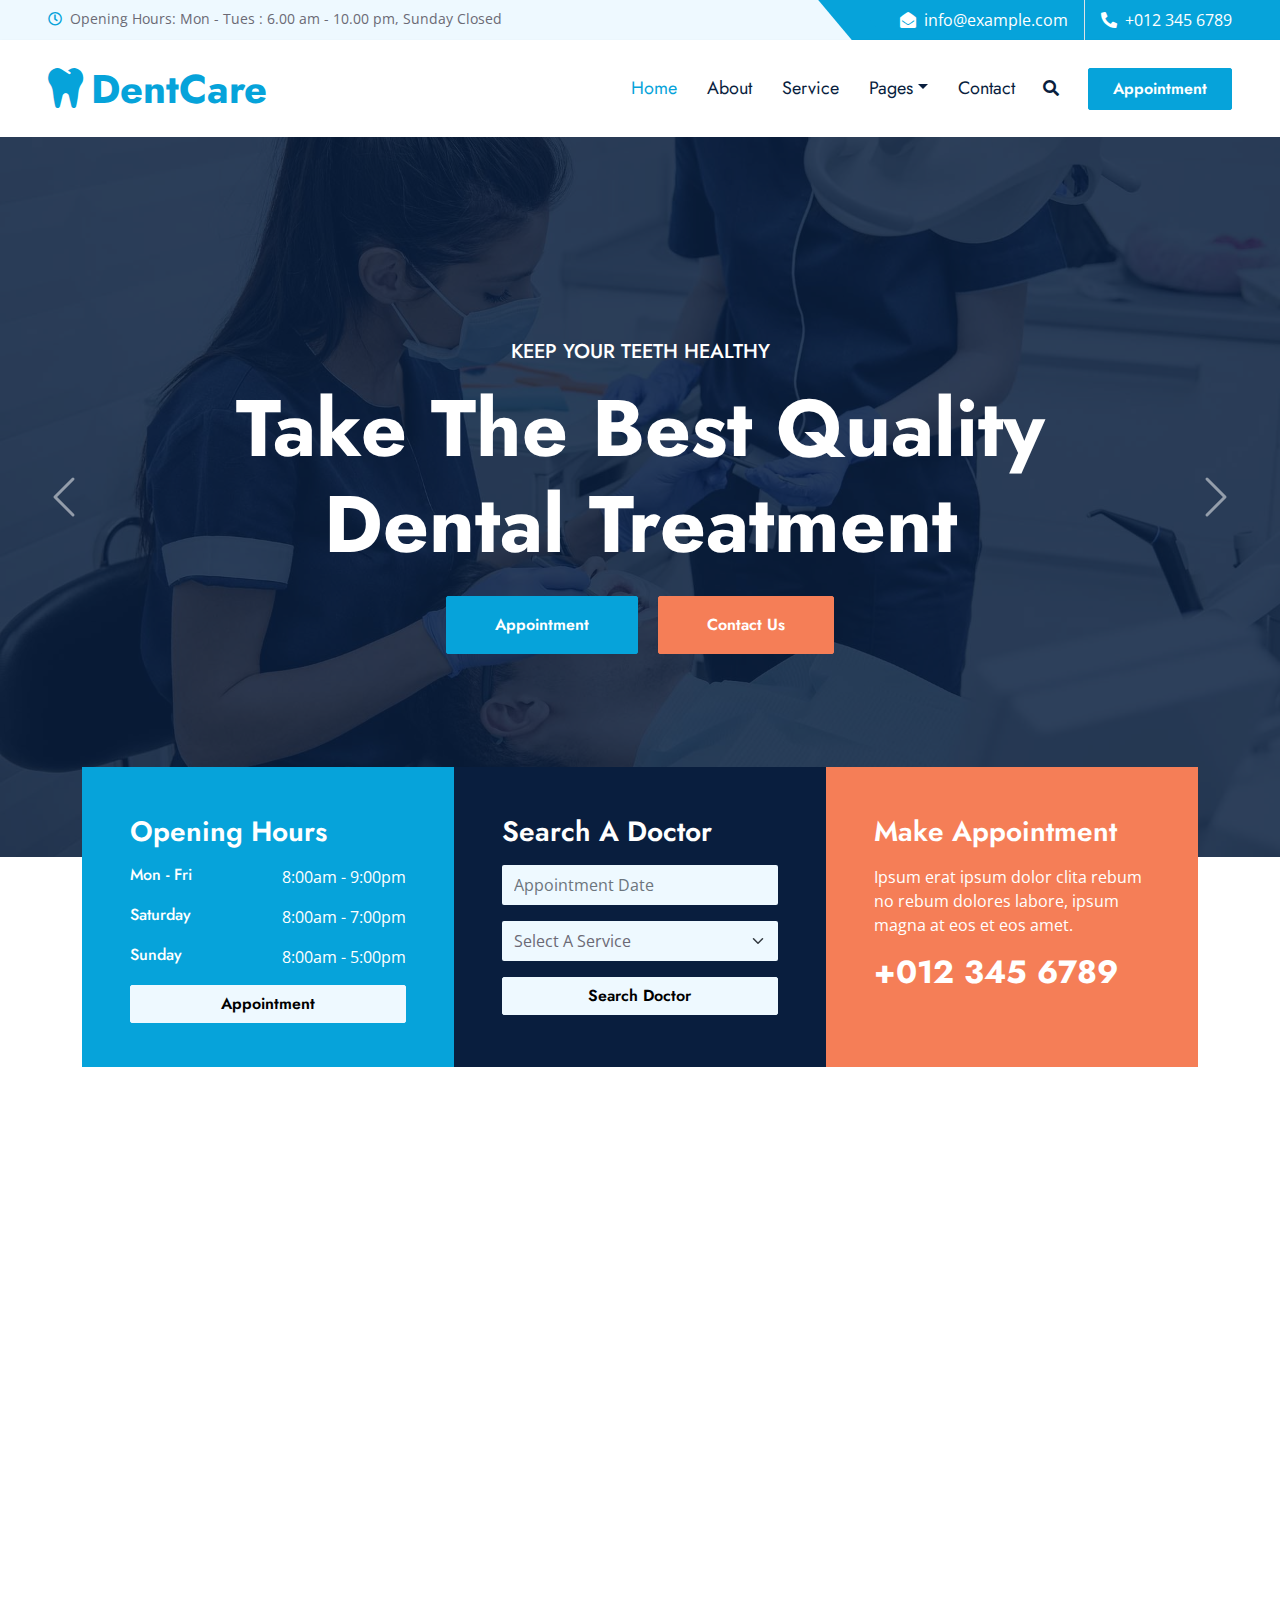
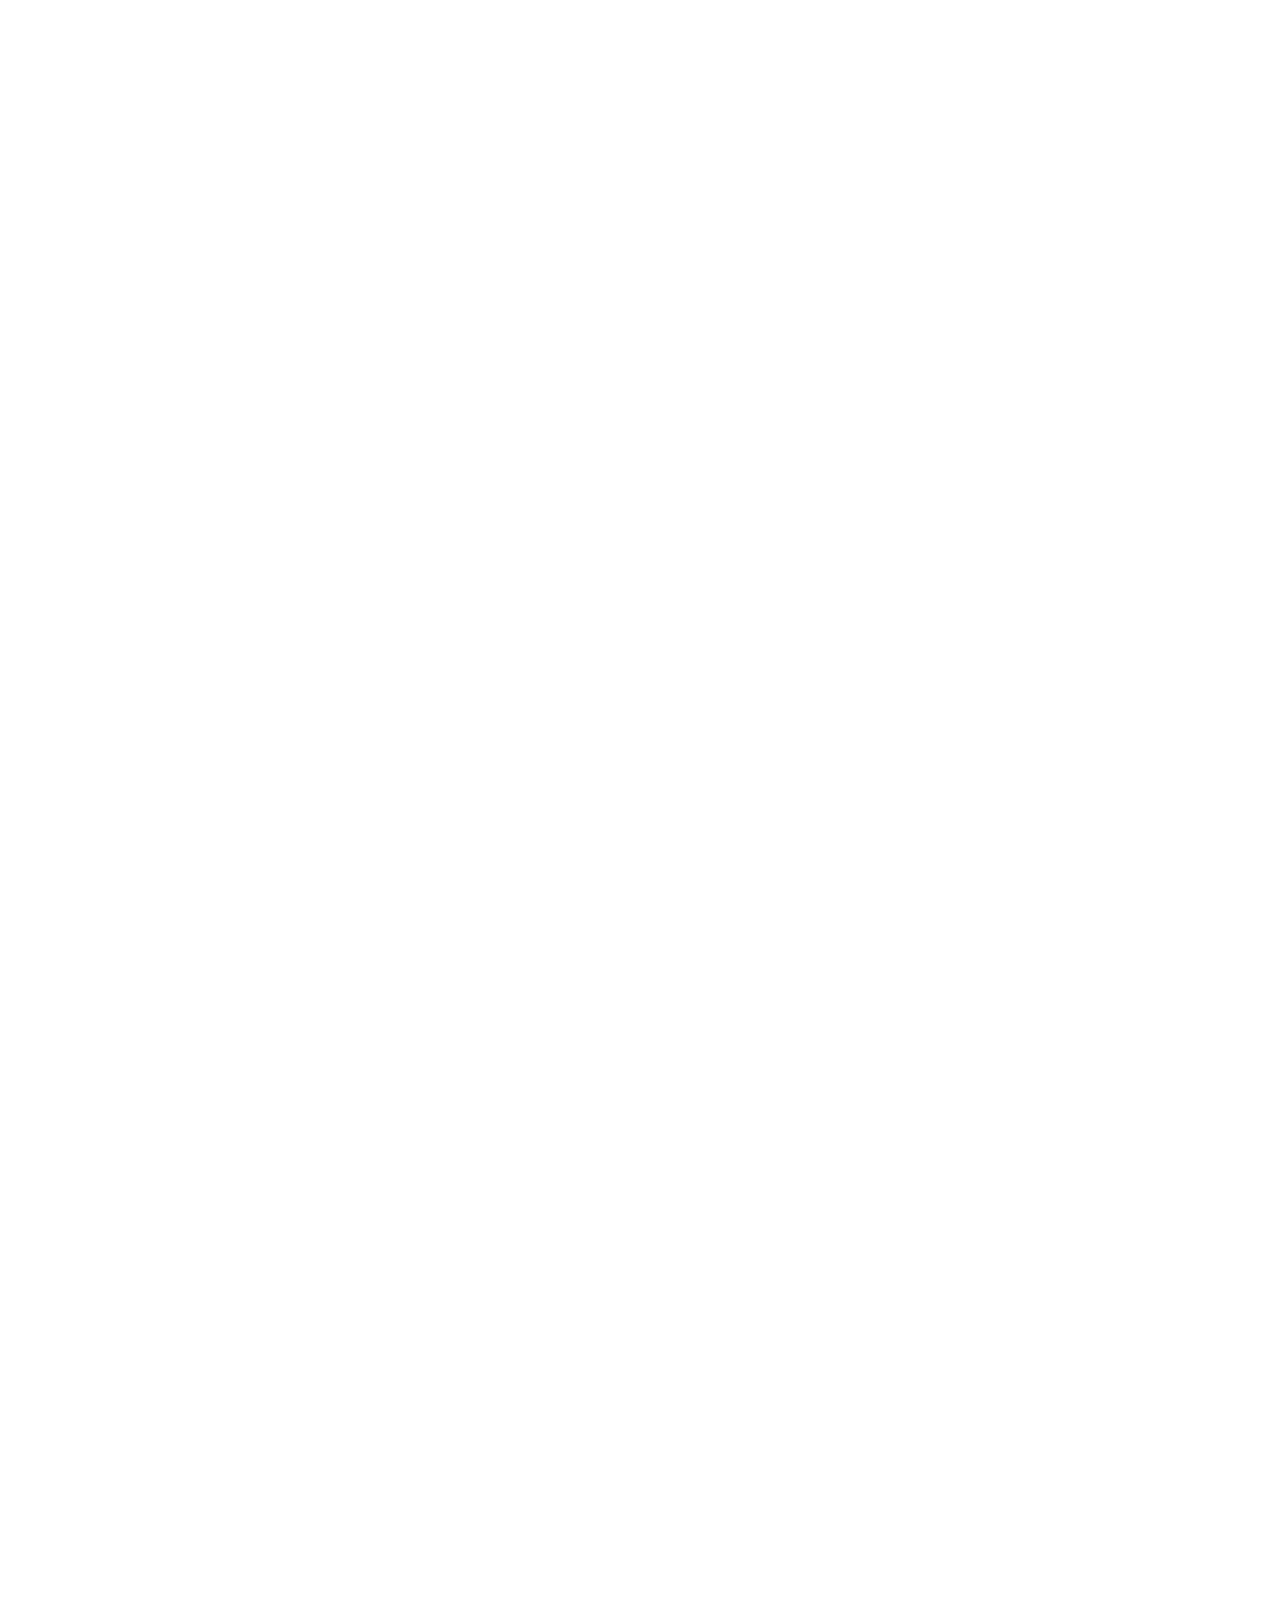
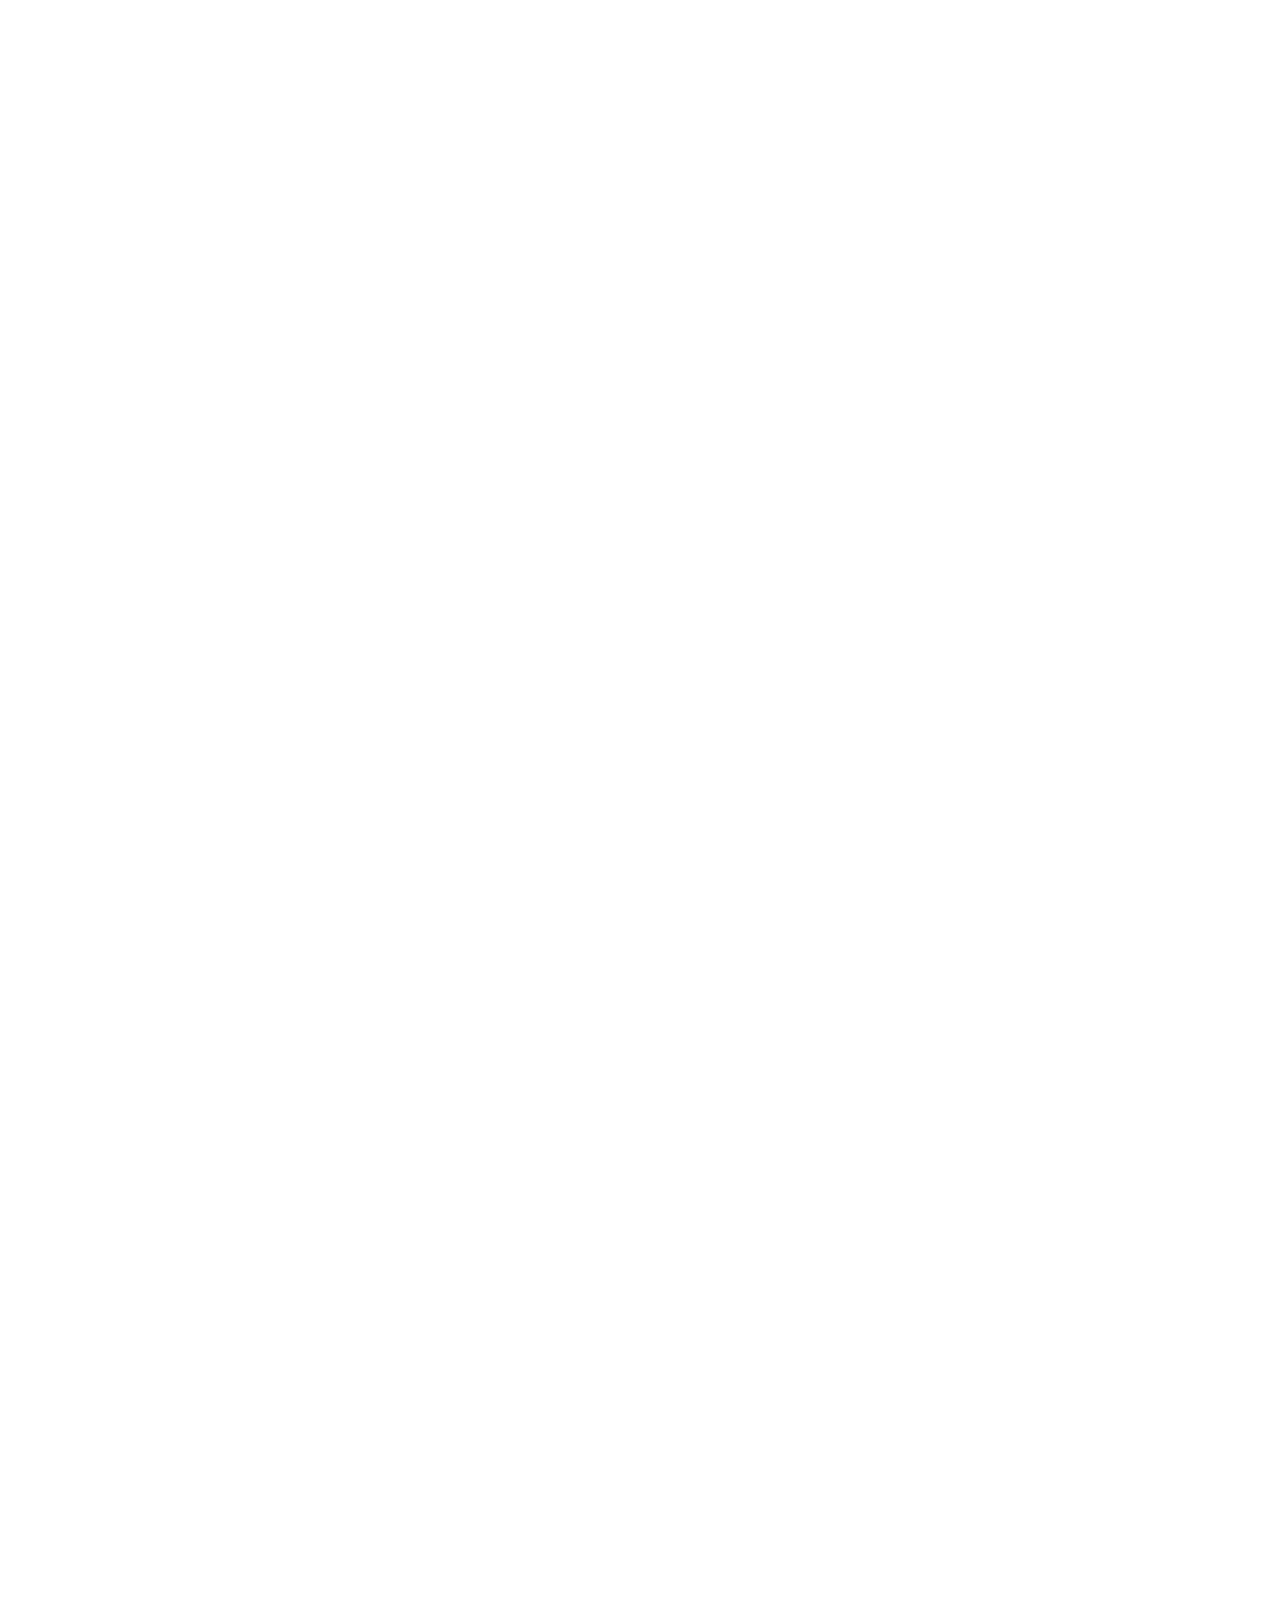
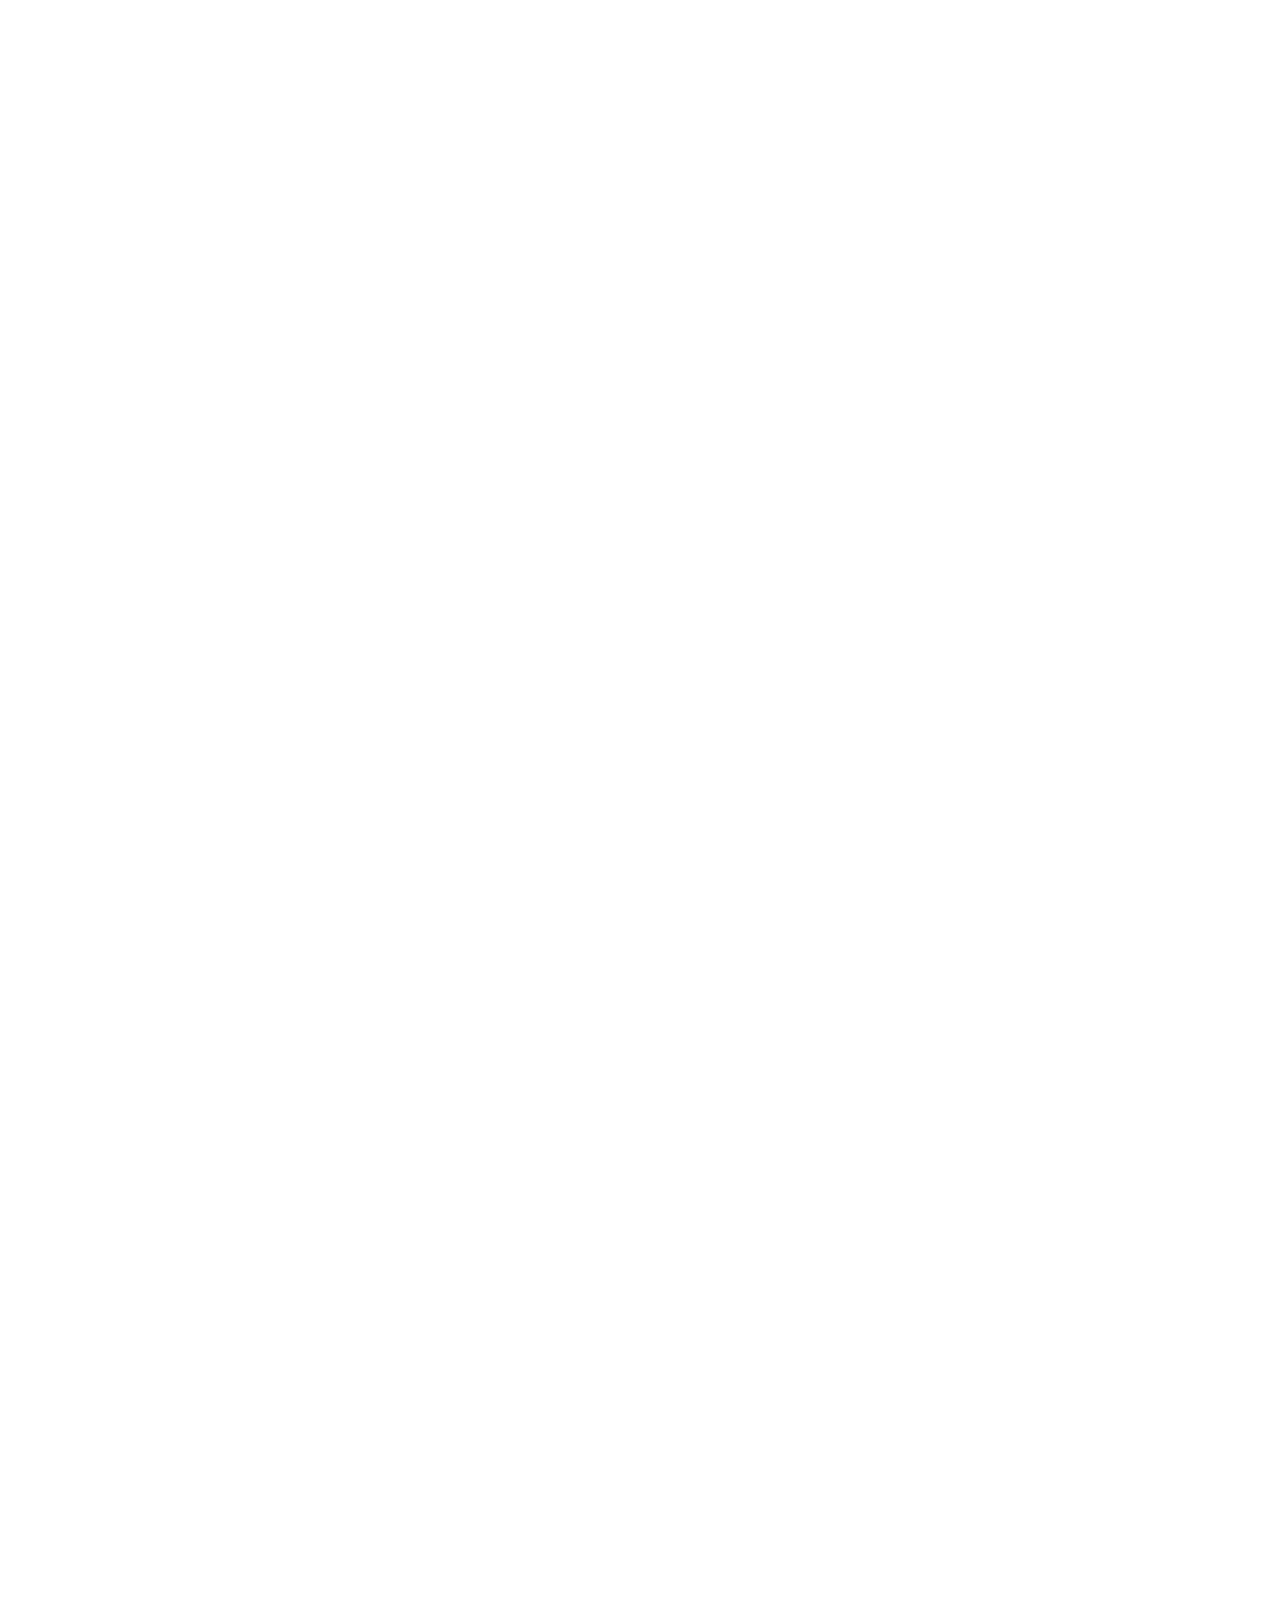
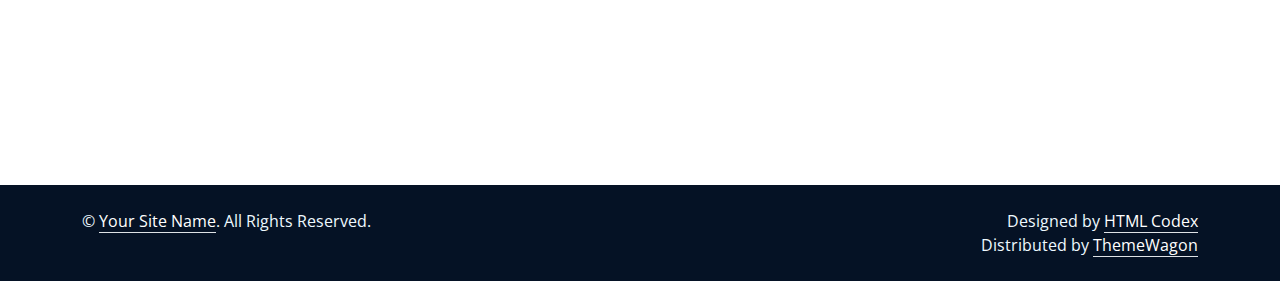
<file: dentcare-1.0.0/index.html>
<!DOCTYPE html>
<html lang="en">

<head>
    <meta charset="utf-8">
    <title>DentCare - Dental Clinic Website Template</title>
    <meta content="width=device-width, initial-scale=1.0" name="viewport">
    <meta content="Free HTML Templates" name="keywords">
    <meta content="Free HTML Templates" name="description">

    <!-- Favicon -->
    <link href="img/favicon.ico" rel="icon">

    <!-- Google Web Fonts -->
    <link rel="preconnect" href="https://fonts.gstatic.com">
    <link href="https://fonts.googleapis.com/css2?family=Jost:wght@500;600;700&family=Open+Sans:wght@400;600&display=swap" rel="stylesheet"> 

    <!-- Icon Font Stylesheet -->
    <link href="https://cdnjs.cloudflare.com/ajax/libs/font-awesome/5.10.0/css/all.min.css" rel="stylesheet">
    <link href="https://cdn.jsdelivr.net/npm/bootstrap-icons@1.4.1/font/bootstrap-icons.css" rel="stylesheet">

    <!-- Libraries Stylesheet -->
    <link href="lib/owlcarousel/assets/owl.carousel.min.css" rel="stylesheet">
    <link href="lib/animate/animate.min.css" rel="stylesheet">
    <link href="lib/tempusdominus/css/tempusdominus-bootstrap-4.min.css" rel="stylesheet" />
    <link href="lib/twentytwenty/twentytwenty.css" rel="stylesheet" />

    <!-- Customized Bootstrap Stylesheet -->
    <link href="css/bootstrap.min.css" rel="stylesheet">

    <!-- Template Stylesheet -->
    <link href="css/style.css" rel="stylesheet">
</head>

<body>
    <!-- Spinner Start -->
    <div id="spinner" class="show bg-white position-fixed translate-middle w-100 vh-100 top-50 start-50 d-flex align-items-center justify-content-center">
        <div class="spinner-grow text-primary m-1" role="status">
            <span class="sr-only">Loading...</span>
        </div>
        <div class="spinner-grow text-dark m-1" role="status">
            <span class="sr-only">Loading...</span>
        </div>
        <div class="spinner-grow text-secondary m-1" role="status">
            <span class="sr-only">Loading...</span>
        </div>
    </div>
    <!-- Spinner End -->


    <!-- Topbar Start -->
    <div class="container-fluid bg-light ps-5 pe-0 d-none d-lg-block">
        <div class="row gx-0">
            <div class="col-md-6 text-center text-lg-start mb-2 mb-lg-0">
                <div class="d-inline-flex align-items-center">
                    <small class="py-2"><i class="far fa-clock text-primary me-2"></i>Opening Hours: Mon - Tues : 6.00 am - 10.00 pm, Sunday Closed </small>
                </div>
            </div>
            <div class="col-md-6 text-center text-lg-end">
                <div class="position-relative d-inline-flex align-items-center bg-primary text-white top-shape px-5">
                    <div class="me-3 pe-3 border-end py-2">
                        <p class="m-0"><i class="fa fa-envelope-open me-2"></i>info@example.com</p>
                    </div>
                    <div class="py-2">
                        <p class="m-0"><i class="fa fa-phone-alt me-2"></i>+012 345 6789</p>
                    </div>
                </div>
            </div>
        </div>
    </div>
    <!-- Topbar End -->


    <!-- Navbar Start -->
    <nav class="navbar navbar-expand-lg bg-white navbar-light shadow-sm px-5 py-3 py-lg-0">
        <a href="index.html" class="navbar-brand p-0">
            <h1 class="m-0 text-primary"><i class="fa fa-tooth me-2"></i>DentCare</h1>
        </a>
        <button class="navbar-toggler" type="button" data-bs-toggle="collapse" data-bs-target="#navbarCollapse">
            <span class="navbar-toggler-icon"></span>
        </button>
        <div class="collapse navbar-collapse" id="navbarCollapse">
            <div class="navbar-nav ms-auto py-0">
                <a href="index.html" class="nav-item nav-link active">Home</a>
                <a href="about.html" class="nav-item nav-link">About</a>
                <a href="service.html" class="nav-item nav-link">Service</a>
                <div class="nav-item dropdown">
                    <a href="#" class="nav-link dropdown-toggle" data-bs-toggle="dropdown">Pages</a>
                    <div class="dropdown-menu m-0">
                        <a href="price.html" class="dropdown-item">Pricing Plan</a>
                        <a href="team.html" class="dropdown-item">Our Dentist</a>
                        <a href="testimonial.html" class="dropdown-item">Testimonial</a>
                        <a href="appointment.html" class="dropdown-item">Appointment</a>
                    </div>
                </div>
                <a href="contact.html" class="nav-item nav-link">Contact</a>
            </div>
            <button type="button" class="btn text-dark" data-bs-toggle="modal" data-bs-target="#searchModal"><i class="fa fa-search"></i></button>
            <a href="appointment.html" class="btn btn-primary py-2 px-4 ms-3">Appointment</a>
        </div>
    </nav>
    <!-- Navbar End -->


    <!-- Full Screen Search Start -->
    <div class="modal fade" id="searchModal" tabindex="-1">
        <div class="modal-dialog modal-fullscreen">
            <div class="modal-content" style="background: rgba(9, 30, 62, .7);">
                <div class="modal-header border-0">
                    <button type="button" class="btn bg-white btn-close" data-bs-dismiss="modal" aria-label="Close"></button>
                </div>
                <div class="modal-body d-flex align-items-center justify-content-center">
                    <div class="input-group" style="max-width: 600px;">
                        <input type="text" class="form-control bg-transparent border-primary p-3" placeholder="Type search keyword">
                        <button class="btn btn-primary px-4"><i class="bi bi-search"></i></button>
                    </div>
                </div>
            </div>
        </div>
    </div>
    <!-- Full Screen Search End -->


    <!-- Carousel Start -->
    <div class="container-fluid p-0">
        <div id="header-carousel" class="carousel slide carousel-fade" data-bs-ride="carousel">
            <div class="carousel-inner">
                <div class="carousel-item active">
                    <img class="w-100" src="img/carousel-1.jpg" alt="Image">
                    <div class="carousel-caption d-flex flex-column align-items-center justify-content-center">
                        <div class="p-3" style="max-width: 900px;">
                            <h5 class="text-white text-uppercase mb-3 animated slideInDown">Keep Your Teeth Healthy</h5>
                            <h1 class="display-1 text-white mb-md-4 animated zoomIn">Take The Best Quality Dental Treatment</h1>
                            <a href="appointment.html" class="btn btn-primary py-md-3 px-md-5 me-3 animated slideInLeft">Appointment</a>
                            <a href="" class="btn btn-secondary py-md-3 px-md-5 animated slideInRight">Contact Us</a>
                        </div>
                    </div>
                </div>
                <div class="carousel-item">
                    <img class="w-100" src="img/carousel-2.jpg" alt="Image">
                    <div class="carousel-caption d-flex flex-column align-items-center justify-content-center">
                        <div class="p-3" style="max-width: 900px;">
                            <h5 class="text-white text-uppercase mb-3 animated slideInDown">Keep Your Teeth Healthy</h5>
                            <h1 class="display-1 text-white mb-md-4 animated zoomIn">Take The Best Quality Dental Treatment</h1>
                            <a href="appointment.html" class="btn btn-primary py-md-3 px-md-5 me-3 animated slideInLeft">Appointment</a>
                            <a href="" class="btn btn-secondary py-md-3 px-md-5 animated slideInRight">Contact Us</a>
                        </div>
                    </div>
                </div>
            </div>
            <button class="carousel-control-prev" type="button" data-bs-target="#header-carousel"
                data-bs-slide="prev">
                <span class="carousel-control-prev-icon" aria-hidden="true"></span>
                <span class="visually-hidden">Previous</span>
            </button>
            <button class="carousel-control-next" type="button" data-bs-target="#header-carousel"
                data-bs-slide="next">
                <span class="carousel-control-next-icon" aria-hidden="true"></span>
                <span class="visually-hidden">Next</span>
            </button>
        </div>
    </div>
    <!-- Carousel End -->


    <!-- Banner Start -->
    <div class="container-fluid banner mb-5">
        <div class="container">
            <div class="row gx-0">
                <div class="col-lg-4 wow zoomIn" data-wow-delay="0.1s">
                    <div class="bg-primary d-flex flex-column p-5" style="height: 300px;">
                        <h3 class="text-white mb-3">Opening Hours</h3>
                        <div class="d-flex justify-content-between text-white mb-3">
                            <h6 class="text-white mb-0">Mon - Fri</h6>
                            <p class="mb-0"> 8:00am - 9:00pm</p>
                        </div>
                        <div class="d-flex justify-content-between text-white mb-3">
                            <h6 class="text-white mb-0">Saturday</h6>
                            <p class="mb-0"> 8:00am - 7:00pm</p>
                        </div>
                        <div class="d-flex justify-content-between text-white mb-3">
                            <h6 class="text-white mb-0">Sunday</h6>
                            <p class="mb-0"> 8:00am - 5:00pm</p>
                        </div>
                        <a class="btn btn-light" href="">Appointment</a>
                    </div>
                </div>
                <div class="col-lg-4 wow zoomIn" data-wow-delay="0.3s">
                    <div class="bg-dark d-flex flex-column p-5" style="height: 300px;">
                        <h3 class="text-white mb-3">Search A Doctor</h3>
                        <div class="date mb-3" id="date" data-target-input="nearest">
                            <input type="text" class="form-control bg-light border-0 datetimepicker-input"
                                placeholder="Appointment Date" data-target="#date" data-toggle="datetimepicker" style="height: 40px;">
                        </div>
                        <select class="form-select bg-light border-0 mb-3" style="height: 40px;">
                            <option selected>Select A Service</option>
                            <option value="1">Service 1</option>
                            <option value="2">Service 2</option>
                            <option value="3">Service 3</option>
                        </select>
                        <a class="btn btn-light" href="">Search Doctor</a>
                    </div>
                </div>
                <div class="col-lg-4 wow zoomIn" data-wow-delay="0.6s">
                    <div class="bg-secondary d-flex flex-column p-5" style="height: 300px;">
                        <h3 class="text-white mb-3">Make Appointment</h3>
                        <p class="text-white">Ipsum erat ipsum dolor clita rebum no rebum dolores labore, ipsum magna at eos et eos amet.</p>
                        <h2 class="text-white mb-0">+012 345 6789</h2>
                    </div>
                </div>
            </div>
        </div>
    </div>
    <!-- Banner Start -->


    <!-- About Start -->
    <div class="container-fluid py-5 wow fadeInUp" data-wow-delay="0.1s">
        <div class="container">
            <div class="row g-5">
                <div class="col-lg-7">
                    <div class="section-title mb-4">
                        <h5 class="position-relative d-inline-block text-primary text-uppercase">About Us</h5>
                        <h1 class="display-5 mb-0">The World's Best Dental Clinic That You Can Trust</h1>
                    </div>
                    <h4 class="text-body fst-italic mb-4">Diam dolor diam ipsum sit. Clita erat ipsum et lorem stet no lorem sit clita duo justo magna dolore</h4>
                    <p class="mb-4">Tempor erat elitr rebum at clita. Diam dolor diam ipsum et tempor sit. Aliqu diam amet diam et eos labore. Clita erat ipsum et lorem et sit, sed stet no labore lorem sit. Sanctus clita duo justo et tempor eirmod magna dolore erat amet</p>
                    <div class="row g-3">
                        <div class="col-sm-6 wow zoomIn" data-wow-delay="0.3s">
                            <h5 class="mb-3"><i class="fa fa-check-circle text-primary me-3"></i>Award Winning</h5>
                            <h5 class="mb-3"><i class="fa fa-check-circle text-primary me-3"></i>Professional Staff</h5>
                        </div>
                        <div class="col-sm-6 wow zoomIn" data-wow-delay="0.6s">
                            <h5 class="mb-3"><i class="fa fa-check-circle text-primary me-3"></i>24/7 Opened</h5>
                            <h5 class="mb-3"><i class="fa fa-check-circle text-primary me-3"></i>Fair Prices</h5>
                        </div>
                    </div>
                    <a href="appointment.html" class="btn btn-primary py-3 px-5 mt-4 wow zoomIn" data-wow-delay="0.6s">Make Appointment</a>
                </div>
                <div class="col-lg-5" style="min-height: 500px;">
                    <div class="position-relative h-100">
                        <img class="position-absolute w-100 h-100 rounded wow zoomIn" data-wow-delay="0.9s" src="img/about.jpg" style="object-fit: cover;">
                    </div>
                </div>
            </div>
        </div>
    </div>
    <!-- About End -->


    <!-- Appointment Start -->
    <div class="container-fluid bg-primary bg-appointment my-5 wow fadeInUp" data-wow-delay="0.1s">
        <div class="container">
            <div class="row gx-5">
                <div class="col-lg-6 py-5">
                    <div class="py-5">
                        <h1 class="display-5 text-white mb-4">We Are A Certified and Award Winning Dental Clinic You Can Trust</h1>
                        <p class="text-white mb-0">Eirmod sed tempor lorem ut dolores. Aliquyam sit sadipscing kasd ipsum. Dolor ea et dolore et at sea ea at dolor, justo ipsum duo rebum sea invidunt voluptua. Eos vero eos vero ea et dolore eirmod et. Dolores diam duo invidunt lorem. Elitr ut dolores magna sit. Sea dolore sanctus sed et. Takimata takimata sanctus sed.</p>
                    </div>
                </div>
                <div class="col-lg-6">
                    <div class="appointment-form h-100 d-flex flex-column justify-content-center text-center p-5 wow zoomIn" data-wow-delay="0.6s">
                        <h1 class="text-white mb-4">Make Appointment</h1>
                        <form>
                            <div class="row g-3">
                                <div class="col-12 col-sm-6">
                                    <select class="form-select bg-light border-0" style="height: 55px;">
                                        <option selected>Select A Service</option>
                                        <option value="1">Service 1</option>
                                        <option value="2">Service 2</option>
                                        <option value="3">Service 3</option>
                                    </select>
                                </div>
                                <div class="col-12 col-sm-6">
                                    <select class="form-select bg-light border-0" style="height: 55px;">
                                        <option selected>Select Doctor</option>
                                        <option value="1">Doctor 1</option>
                                        <option value="2">Doctor 2</option>
                                        <option value="3">Doctor 3</option>
                                    </select>
                                </div>
                                <div class="col-12 col-sm-6">
                                    <input type="text" class="form-control bg-light border-0" placeholder="Your Name" style="height: 55px;">
                                </div>
                                <div class="col-12 col-sm-6">
                                    <input type="email" class="form-control bg-light border-0" placeholder="Your Email" style="height: 55px;">
                                </div>
                                <div class="col-12 col-sm-6">
                                    <div class="date" id="date1" data-target-input="nearest">
                                        <input type="text"
                                            class="form-control bg-light border-0 datetimepicker-input"
                                            placeholder="Appointment Date" data-target="#date1" data-toggle="datetimepicker" style="height: 55px;">
                                    </div>
                                </div>
                                <div class="col-12 col-sm-6">
                                    <div class="time" id="time1" data-target-input="nearest">
                                        <input type="text"
                                            class="form-control bg-light border-0 datetimepicker-input"
                                            placeholder="Appointment Time" data-target="#time1" data-toggle="datetimepicker" style="height: 55px;">
                                    </div>
                                </div>
                                <div class="col-12">
                                    <button class="btn btn-dark w-100 py-3" type="submit">Make Appointment</button>
                                </div>
                            </div>
                        </form>
                    </div>
                </div>
            </div>
        </div>
    </div>
    <!-- Appointment End -->


    <!-- Service Start -->
    <div class="container-fluid py-5 wow fadeInUp" data-wow-delay="0.1s">
        <div class="container">
            <div class="row g-5 mb-5">
                <div class="col-lg-5 wow zoomIn" data-wow-delay="0.3s" style="min-height: 400px;">
                    <div class="twentytwenty-container position-relative h-100 rounded overflow-hidden">
                        <img class="position-absolute w-100 h-100" src="img/before.jpg" style="object-fit: cover;">
                        <img class="position-absolute w-100 h-100" src="img/after.jpg" style="object-fit: cover;">
                    </div>
                </div>
                <div class="col-lg-7">
                    <div class="section-title mb-5">
                        <h5 class="position-relative d-inline-block text-primary text-uppercase">Our Services</h5>
                        <h1 class="display-5 mb-0">We Offer The Best Quality Dental Services</h1>
                    </div>
                    <div class="row g-5">
                        <div class="col-md-6 service-item wow zoomIn" data-wow-delay="0.6s">
                            <div class="rounded-top overflow-hidden">
                                <img class="img-fluid" src="img/service-1.jpg" alt="">
                            </div>
                            <div class="position-relative bg-light rounded-bottom text-center p-4">
                                <h5 class="m-0">Cosmetic Dentistry</h5>
                            </div>
                        </div>
                        <div class="col-md-6 service-item wow zoomIn" data-wow-delay="0.9s">
                            <div class="rounded-top overflow-hidden">
                                <img class="img-fluid" src="img/service-2.jpg" alt="">
                            </div>
                            <div class="position-relative bg-light rounded-bottom text-center p-4">
                                <h5 class="m-0">Dental Implants</h5>
                            </div>
                        </div>
                    </div>
                </div>
            </div>
            <div class="row g-5 wow fadeInUp" data-wow-delay="0.1s">
                <div class="col-lg-7">
                    <div class="row g-5">
                        <div class="col-md-6 service-item wow zoomIn" data-wow-delay="0.3s">
                            <div class="rounded-top overflow-hidden">
                                <img class="img-fluid" src="img/service-3.jpg" alt="">
                            </div>
                            <div class="position-relative bg-light rounded-bottom text-center p-4">
                                <h5 class="m-0">Dental Bridges</h5>
                            </div>
                        </div>
                        <div class="col-md-6 service-item wow zoomIn" data-wow-delay="0.6s">
                            <div class="rounded-top overflow-hidden">
                                <img class="img-fluid" src="img/service-4.jpg" alt="">
                            </div>
                            <div class="position-relative bg-light rounded-bottom text-center p-4">
                                <h5 class="m-0">Teeth Whitening</h5>
                            </div>
                        </div>
                    </div>
                </div>
                <div class="col-lg-5 service-item wow zoomIn" data-wow-delay="0.9s">
                    <div class="position-relative bg-primary rounded h-100 d-flex flex-column align-items-center justify-content-center text-center p-4">
                        <h3 class="text-white mb-3">Make Appointment</h3>
                        <p class="text-white mb-3">Clita ipsum magna kasd rebum at ipsum amet dolor justo dolor est magna stet eirmod</p>
                        <h2 class="text-white mb-0">+012 345 6789</h2>
                    </div>
                </div>
            </div>
        </div>
    </div>
    <!-- Service End -->


    <!-- Offer Start -->
    <div class="container-fluid bg-offer my-5 py-5 wow fadeInUp" data-wow-delay="0.1s">
        <div class="container py-5">
            <div class="row justify-content-center">
                <div class="col-lg-7 wow zoomIn" data-wow-delay="0.6s">
                    <div class="offer-text text-center rounded p-5">
                        <h1 class="display-5 text-white">Save 30% On Your First Dental Checkup</h1>
                        <p class="text-white mb-4">Eirmod sed tempor lorem ut dolores sit kasd ipsum. Dolor ea et dolore et at sea ea at dolor justo ipsum duo rebum sea. Eos vero eos vero ea et dolore eirmod diam duo lorem magna sit dolore sed et.</p>
                        <a href="appointment.html" class="btn btn-dark py-3 px-5 me-3">Appointment</a>
                        <a href="" class="btn btn-light py-3 px-5">Read More</a>
                    </div>
                </div>
            </div>
        </div>
    </div>
    <!-- Offer End -->


    <!-- Pricing Start -->
    <div class="container-fluid py-5 wow fadeInUp" data-wow-delay="0.1s">
        <div class="container">
            <div class="row g-5">
                <div class="col-lg-5">
                    <div class="section-title mb-4">
                        <h5 class="position-relative d-inline-block text-primary text-uppercase">Pricing Plan</h5>
                        <h1 class="display-5 mb-0">We Offer Fair Prices for Dental Treatment</h1>
                    </div>
                    <p class="mb-4">Tempor erat elitr rebum at clita. Diam dolor diam ipsum et tempor sit. Aliqu diam amet diam et eos labore. Clita erat ipsum et lorem et sit, sed stet no labore lorem sit. Sanctus clita duo justo eirmod magna dolore erat amet</p>
                    <h5 class="text-uppercase text-primary wow fadeInUp" data-wow-delay="0.3s">Call for Appointment</h5>
                    <h1 class="wow fadeInUp" data-wow-delay="0.6s">+012 345 6789</h1>
                </div>
                <div class="col-lg-7">
                    <div class="owl-carousel price-carousel wow zoomIn" data-wow-delay="0.9s">
                        <div class="price-item pb-4">
                            <div class="position-relative">
                                <img class="img-fluid rounded-top" src="img/price-1.jpg" alt="">
                                <div class="d-flex align-items-center justify-content-center bg-light rounded pt-2 px-3 position-absolute top-100 start-50 translate-middle" style="z-index: 2;">
                                    <h2 class="text-primary m-0">$35</h2>
                                </div>
                            </div>
                            <div class="position-relative text-center bg-light border-bottom border-primary py-5 p-4">
                                <h4>Teeth Whitening</h4>
                                <hr class="text-primary w-50 mx-auto mt-0">
                                <div class="d-flex justify-content-between mb-3"><span>Modern Equipment</span><i class="fa fa-check text-primary pt-1"></i></div>
                                <div class="d-flex justify-content-between mb-3"><span>Professional Dentist</span><i class="fa fa-check text-primary pt-1"></i></div>
                                <div class="d-flex justify-content-between mb-2"><span>24/7 Call Support</span><i class="fa fa-check text-primary pt-1"></i></div>
                                <a href="appointment.html" class="btn btn-primary py-2 px-4 position-absolute top-100 start-50 translate-middle">Appointment</a>
                            </div>
                        </div>
                        <div class="price-item pb-4">
                            <div class="position-relative">
                                <img class="img-fluid rounded-top" src="img/price-2.jpg" alt="">
                                <div class="d-flex align-items-center justify-content-center bg-light rounded pt-2 px-3 position-absolute top-100 start-50 translate-middle" style="z-index: 2;">
                                    <h2 class="text-primary m-0">$49</h2>
                                </div>
                            </div>
                            <div class="position-relative text-center bg-light border-bottom border-primary py-5 p-4">
                                <h4>Dental Implant</h4>
                                <hr class="text-primary w-50 mx-auto mt-0">
                                <div class="d-flex justify-content-between mb-3"><span>Modern Equipment</span><i class="fa fa-check text-primary pt-1"></i></div>
                                <div class="d-flex justify-content-between mb-3"><span>Professional Dentist</span><i class="fa fa-check text-primary pt-1"></i></div>
                                <div class="d-flex justify-content-between mb-2"><span>24/7 Call Support</span><i class="fa fa-check text-primary pt-1"></i></div>
                                <a href="appointment.html" class="btn btn-primary py-2 px-4 position-absolute top-100 start-50 translate-middle">Appointment</a>
                            </div>
                        </div>
                        <div class="price-item pb-4">
                            <div class="position-relative">
                                <img class="img-fluid rounded-top" src="img/price-3.jpg" alt="">
                                <div class="d-flex align-items-center justify-content-center bg-light rounded pt-2 px-3 position-absolute top-100 start-50 translate-middle" style="z-index: 2;">
                                    <h2 class="text-primary m-0">$99</h2>
                                </div>
                            </div>
                            <div class="position-relative text-center bg-light border-bottom border-primary py-5 p-4">
                                <h4>Root Canal</h4>
                                <hr class="text-primary w-50 mx-auto mt-0">
                                <div class="d-flex justify-content-between mb-3"><span>Modern Equipment</span><i class="fa fa-check text-primary pt-1"></i></div>
                                <div class="d-flex justify-content-between mb-3"><span>Professional Dentist</span><i class="fa fa-check text-primary pt-1"></i></div>
                                <div class="d-flex justify-content-between mb-2"><span>24/7 Call Support</span><i class="fa fa-check text-primary pt-1"></i></div>
                                <a href="appointment.html" class="btn btn-primary py-2 px-4 position-absolute top-100 start-50 translate-middle">Appointment</a>
                            </div>
                        </div>
                    </div>
                </div>
            </div>
        </div>
    </div>
    <!-- Pricing End -->


    <!-- Testimonial Start -->
    <div class="container-fluid bg-primary bg-testimonial py-5 my-5 wow fadeInUp" data-wow-delay="0.1s">
        <div class="container py-5">
            <div class="row justify-content-center">
                <div class="col-lg-7">
                    <div class="owl-carousel testimonial-carousel rounded p-5 wow zoomIn" data-wow-delay="0.6s">
                        <div class="testimonial-item text-center text-white">
                            <img class="img-fluid mx-auto rounded mb-4" src="img/testimonial-1.jpg" alt="">
                            <p class="fs-5">Dolores sed duo clita justo dolor et stet lorem kasd dolore lorem ipsum. At lorem lorem magna ut et, nonumy labore diam erat. Erat dolor rebum sit ipsum.</p>
                            <hr class="mx-auto w-25">
                            <h4 class="text-white mb-0">Client Name</h4>
                        </div>
                        <div class="testimonial-item text-center text-white">
                            <img class="img-fluid mx-auto rounded mb-4" src="img/testimonial-2.jpg" alt="">
                            <p class="fs-5">Dolores sed duo clita justo dolor et stet lorem kasd dolore lorem ipsum. At lorem lorem magna ut et, nonumy labore diam erat. Erat dolor rebum sit ipsum.</p>
                            <hr class="mx-auto w-25">
                            <h4 class="text-white mb-0">Client Name</h4>
                        </div>
                    </div>
                </div>
            </div>
        </div>
    </div>
    <!-- Testimonial End -->


    <!-- Team Start -->
    <div class="container-fluid py-5">
        <div class="container">
            <div class="row g-5">
                <div class="col-lg-4 wow slideInUp" data-wow-delay="0.1s">
                    <div class="section-title bg-light rounded h-100 p-5">
                        <h5 class="position-relative d-inline-block text-primary text-uppercase">Our Dentist</h5>
                        <h1 class="display-6 mb-4">Meet Our Certified & Experienced Dentist</h1>
                        <a href="appointment.html" class="btn btn-primary py-3 px-5">Appointment</a>
                    </div>
                </div>
                <div class="col-lg-4 wow slideInUp" data-wow-delay="0.3s">
                    <div class="team-item">
                        <div class="position-relative rounded-top" style="z-index: 1;">
                            <img class="img-fluid rounded-top w-100" src="img/team-1.jpg" alt="">
                            <div class="position-absolute top-100 start-50 translate-middle bg-light rounded p-2 d-flex">
                                <a class="btn btn-primary btn-square m-1" href="#"><i class="fab fa-twitter fw-normal"></i></a>
                                <a class="btn btn-primary btn-square m-1" href="#"><i class="fab fa-facebook-f fw-normal"></i></a>
                                <a class="btn btn-primary btn-square m-1" href="#"><i class="fab fa-linkedin-in fw-normal"></i></a>
                                <a class="btn btn-primary btn-square m-1" href="#"><i class="fab fa-instagram fw-normal"></i></a>
                            </div>
                        </div>
                        <div class="team-text position-relative bg-light text-center rounded-bottom p-4 pt-5">
                            <h4 class="mb-2">Dr. John Doe</h4>
                            <p class="text-primary mb-0">Implant Surgeon</p>
                        </div>
                    </div>
                </div>
                <div class="col-lg-4 wow slideInUp" data-wow-delay="0.6s">
                    <div class="team-item">
                        <div class="position-relative rounded-top" style="z-index: 1;">
                            <img class="img-fluid rounded-top w-100" src="img/team-2.jpg" alt="">
                            <div class="position-absolute top-100 start-50 translate-middle bg-light rounded p-2 d-flex">
                                <a class="btn btn-primary btn-square m-1" href="#"><i class="fab fa-twitter fw-normal"></i></a>
                                <a class="btn btn-primary btn-square m-1" href="#"><i class="fab fa-facebook-f fw-normal"></i></a>
                                <a class="btn btn-primary btn-square m-1" href="#"><i class="fab fa-linkedin-in fw-normal"></i></a>
                                <a class="btn btn-primary btn-square m-1" href="#"><i class="fab fa-instagram fw-normal"></i></a>
                            </div>
                        </div>
                        <div class="team-text position-relative bg-light text-center rounded-bottom p-4 pt-5">
                            <h4 class="mb-2">Dr. John Doe</h4>
                            <p class="text-primary mb-0">Implant Surgeon</p>
                        </div>
                    </div>
                </div>
                <div class="col-lg-4 wow slideInUp" data-wow-delay="0.1s">
                    <div class="team-item">
                        <div class="position-relative rounded-top" style="z-index: 1;">
                            <img class="img-fluid rounded-top w-100" src="img/team-3.jpg" alt="">
                            <div class="position-absolute top-100 start-50 translate-middle bg-light rounded p-2 d-flex">
                                <a class="btn btn-primary btn-square m-1" href="#"><i class="fab fa-twitter fw-normal"></i></a>
                                <a class="btn btn-primary btn-square m-1" href="#"><i class="fab fa-facebook-f fw-normal"></i></a>
                                <a class="btn btn-primary btn-square m-1" href="#"><i class="fab fa-linkedin-in fw-normal"></i></a>
                                <a class="btn btn-primary btn-square m-1" href="#"><i class="fab fa-instagram fw-normal"></i></a>
                            </div>
                        </div>
                        <div class="team-text position-relative bg-light text-center rounded-bottom p-4 pt-5">
                            <h4 class="mb-2">Dr. John Doe</h4>
                            <p class="text-primary mb-0">Implant Surgeon</p>
                        </div>
                    </div>
                </div>
                <div class="col-lg-4 wow slideInUp" data-wow-delay="0.3s">
                    <div class="team-item">
                        <div class="position-relative rounded-top" style="z-index: 1;">
                            <img class="img-fluid rounded-top w-100" src="img/team-4.jpg" alt="">
                            <div class="position-absolute top-100 start-50 translate-middle bg-light rounded p-2 d-flex">
                                <a class="btn btn-primary btn-square m-1" href="#"><i class="fab fa-twitter fw-normal"></i></a>
                                <a class="btn btn-primary btn-square m-1" href="#"><i class="fab fa-facebook-f fw-normal"></i></a>
                                <a class="btn btn-primary btn-square m-1" href="#"><i class="fab fa-linkedin-in fw-normal"></i></a>
                                <a class="btn btn-primary btn-square m-1" href="#"><i class="fab fa-instagram fw-normal"></i></a>
                            </div>
                        </div>
                        <div class="team-text position-relative bg-light text-center rounded-bottom p-4 pt-5">
                            <h4 class="mb-2">Dr. John Doe</h4>
                            <p class="text-primary mb-0">Implant Surgeon</p>
                        </div>
                    </div>
                </div>
                <div class="col-lg-4 wow slideInUp" data-wow-delay="0.6s">
                    <div class="team-item">
                        <div class="position-relative rounded-top" style="z-index: 1;">
                            <img class="img-fluid rounded-top w-100" src="img/team-5.jpg" alt="">
                            <div class="position-absolute top-100 start-50 translate-middle bg-light rounded p-2 d-flex">
                                <a class="btn btn-primary btn-square m-1" href="#"><i class="fab fa-twitter fw-normal"></i></a>
                                <a class="btn btn-primary btn-square m-1" href="#"><i class="fab fa-facebook-f fw-normal"></i></a>
                                <a class="btn btn-primary btn-square m-1" href="#"><i class="fab fa-linkedin-in fw-normal"></i></a>
                                <a class="btn btn-primary btn-square m-1" href="#"><i class="fab fa-instagram fw-normal"></i></a>
                            </div>
                        </div>
                        <div class="team-text position-relative bg-light text-center rounded-bottom p-4 pt-5">
                            <h4 class="mb-2">Dr. John Doe</h4>
                            <p class="text-primary mb-0">Implant Surgeon</p>
                        </div>
                    </div>
                </div>
            </div>
        </div>
    </div>
    <!-- Team End -->


    <!-- Newsletter Start -->
    <div class="container-fluid position-relative pt-5 wow fadeInUp" data-wow-delay="0.1s" style="z-index: 1;">
        <div class="container">
            <div class="bg-primary p-5">
                <form class="mx-auto" style="max-width: 600px;">
                    <div class="input-group">
                        <input type="text" class="form-control border-white p-3" placeholder="Your Email">
                        <button class="btn btn-dark px-4">Sign Up</button>
                    </div>
                </form>
            </div>
        </div>
    </div>
    <!-- Newsletter End -->
    

    <!-- Footer Start -->
    <div class="container-fluid bg-dark text-light py-5 wow fadeInUp" data-wow-delay="0.3s" style="margin-top: -75px;">
        <div class="container pt-5">
            <div class="row g-5 pt-4">
                <div class="col-lg-3 col-md-6">
                    <h3 class="text-white mb-4">Quick Links</h3>
                    <div class="d-flex flex-column justify-content-start">
                        <a class="text-light mb-2" href="#"><i class="bi bi-arrow-right text-primary me-2"></i>Home</a>
                        <a class="text-light mb-2" href="#"><i class="bi bi-arrow-right text-primary me-2"></i>About Us</a>
                        <a class="text-light mb-2" href="#"><i class="bi bi-arrow-right text-primary me-2"></i>Our Services</a>
                        <a class="text-light mb-2" href="#"><i class="bi bi-arrow-right text-primary me-2"></i>Latest Blog</a>
                        <a class="text-light" href="#"><i class="bi bi-arrow-right text-primary me-2"></i>Contact Us</a>
                    </div>
                </div>
                <div class="col-lg-3 col-md-6">
                    <h3 class="text-white mb-4">Popular Links</h3>
                    <div class="d-flex flex-column justify-content-start">
                        <a class="text-light mb-2" href="#"><i class="bi bi-arrow-right text-primary me-2"></i>Home</a>
                        <a class="text-light mb-2" href="#"><i class="bi bi-arrow-right text-primary me-2"></i>About Us</a>
                        <a class="text-light mb-2" href="#"><i class="bi bi-arrow-right text-primary me-2"></i>Our Services</a>
                        <a class="text-light mb-2" href="#"><i class="bi bi-arrow-right text-primary me-2"></i>Latest Blog</a>
                        <a class="text-light" href="#"><i class="bi bi-arrow-right text-primary me-2"></i>Contact Us</a>
                    </div>
                </div>
                <div class="col-lg-3 col-md-6">
                    <h3 class="text-white mb-4">Get In Touch</h3>
                    <p class="mb-2"><i class="bi bi-geo-alt text-primary me-2"></i>123 Street, New York, USA</p>
                    <p class="mb-2"><i class="bi bi-envelope-open text-primary me-2"></i>info@example.com</p>
                    <p class="mb-0"><i class="bi bi-telephone text-primary me-2"></i>+012 345 67890</p>
                </div>
                <div class="col-lg-3 col-md-6">
                    <h3 class="text-white mb-4">Follow Us</h3>
                    <div class="d-flex">
                        <a class="btn btn-lg btn-primary btn-lg-square rounded me-2" href="#"><i class="fab fa-twitter fw-normal"></i></a>
                        <a class="btn btn-lg btn-primary btn-lg-square rounded me-2" href="#"><i class="fab fa-facebook-f fw-normal"></i></a>
                        <a class="btn btn-lg btn-primary btn-lg-square rounded me-2" href="#"><i class="fab fa-linkedin-in fw-normal"></i></a>
                        <a class="btn btn-lg btn-primary btn-lg-square rounded" href="#"><i class="fab fa-instagram fw-normal"></i></a>
                    </div>
                </div>
            </div>
        </div>
    </div>
    <div class="container-fluid text-light py-4" style="background: #051225;">
        <div class="container">
            <div class="row g-0">
                <div class="col-md-6 text-center text-md-start">
                    <p class="mb-md-0">&copy; <a class="text-white border-bottom" href="#">Your Site Name</a>. All Rights Reserved.</p>
                </div>
                <div class="col-md-6 text-center text-md-end">
                    <p class="mb-0">Designed by <a class="text-white border-bottom" href="https://htmlcodex.com">HTML Codex</a><br>
                        Distributed by <a class="text-white border-bottom" href="https://themewagon.com">ThemeWagon</a>              
                    </p>
                </div>
            </div>
        </div>
    </div>
    <!-- Footer End -->


    <!-- Back to Top -->
    <a href="#" class="btn btn-lg btn-primary btn-lg-square rounded back-to-top"><i class="bi bi-arrow-up"></i></a>


    <!-- JavaScript Libraries -->
    <script src="https://code.jquery.com/jquery-3.4.1.min.js"></script>
    <script src="https://cdn.jsdelivr.net/npm/bootstrap@5.0.0/dist/js/bootstrap.bundle.min.js"></script>
    <script src="lib/wow/wow.min.js"></script>
    <script src="lib/easing/easing.min.js"></script>
    <script src="lib/waypoints/waypoints.min.js"></script>
    <script src="lib/owlcarousel/owl.carousel.min.js"></script>
    <script src="lib/tempusdominus/js/moment.min.js"></script>
    <script src="lib/tempusdominus/js/moment-timezone.min.js"></script>
    <script src="lib/tempusdominus/js/tempusdominus-bootstrap-4.min.js"></script>
    <script src="lib/twentytwenty/jquery.event.move.js"></script>
    <script src="lib/twentytwenty/jquery.twentytwenty.js"></script>

    <!-- Template Javascript -->
    <script src="js/main.js"></script>
</body>

</html>
</file>
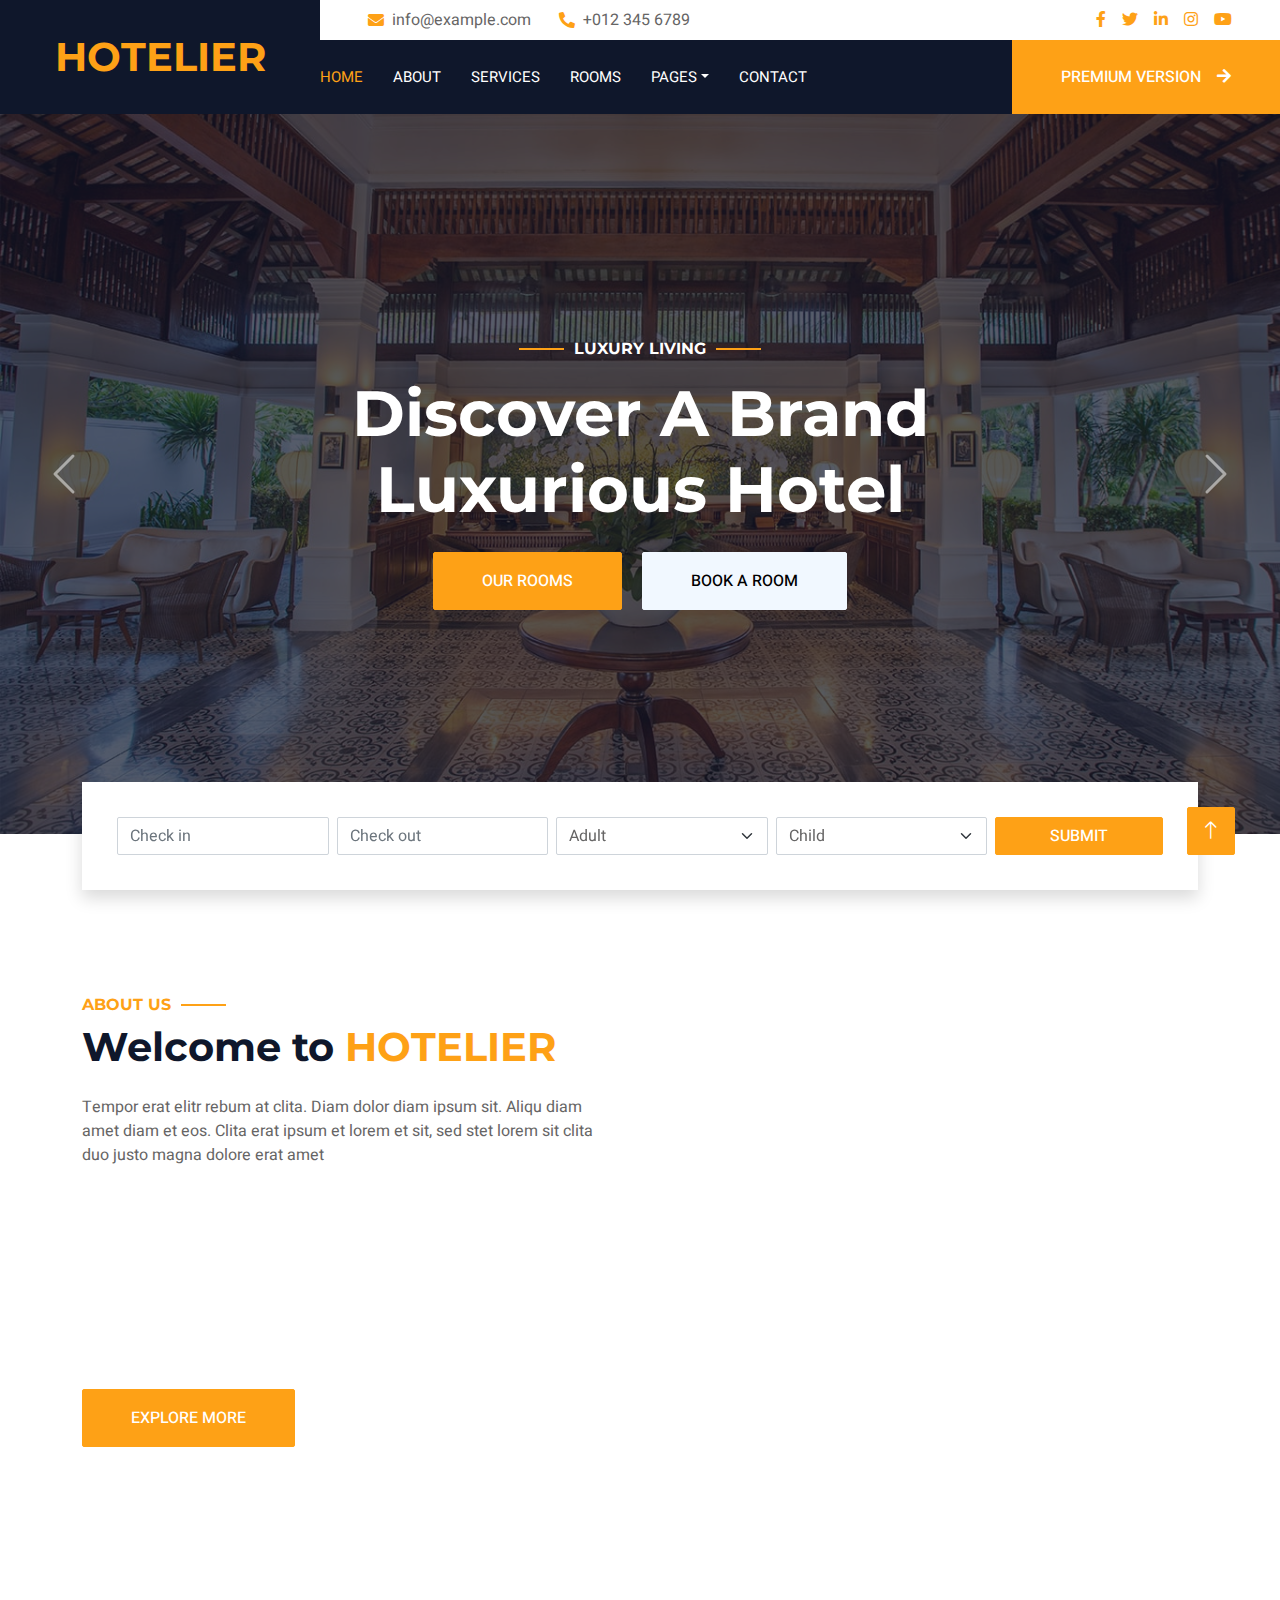
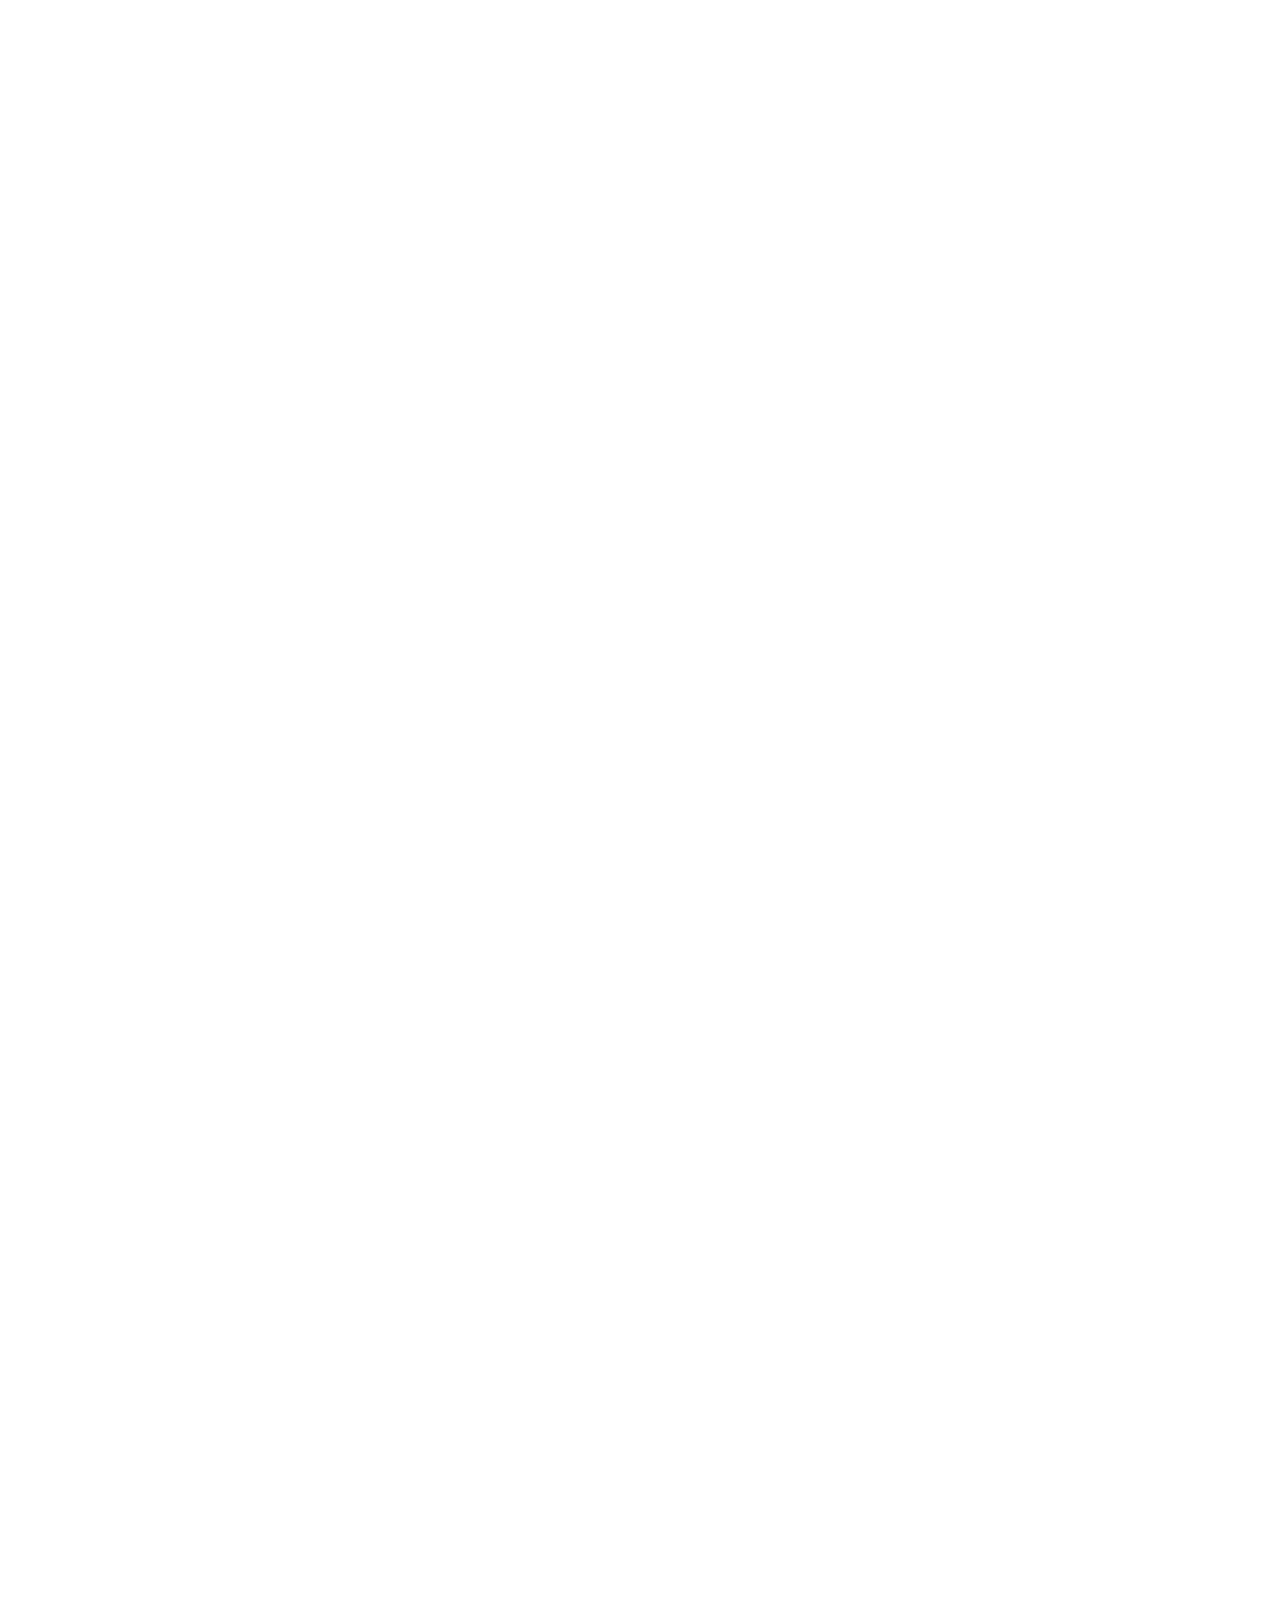
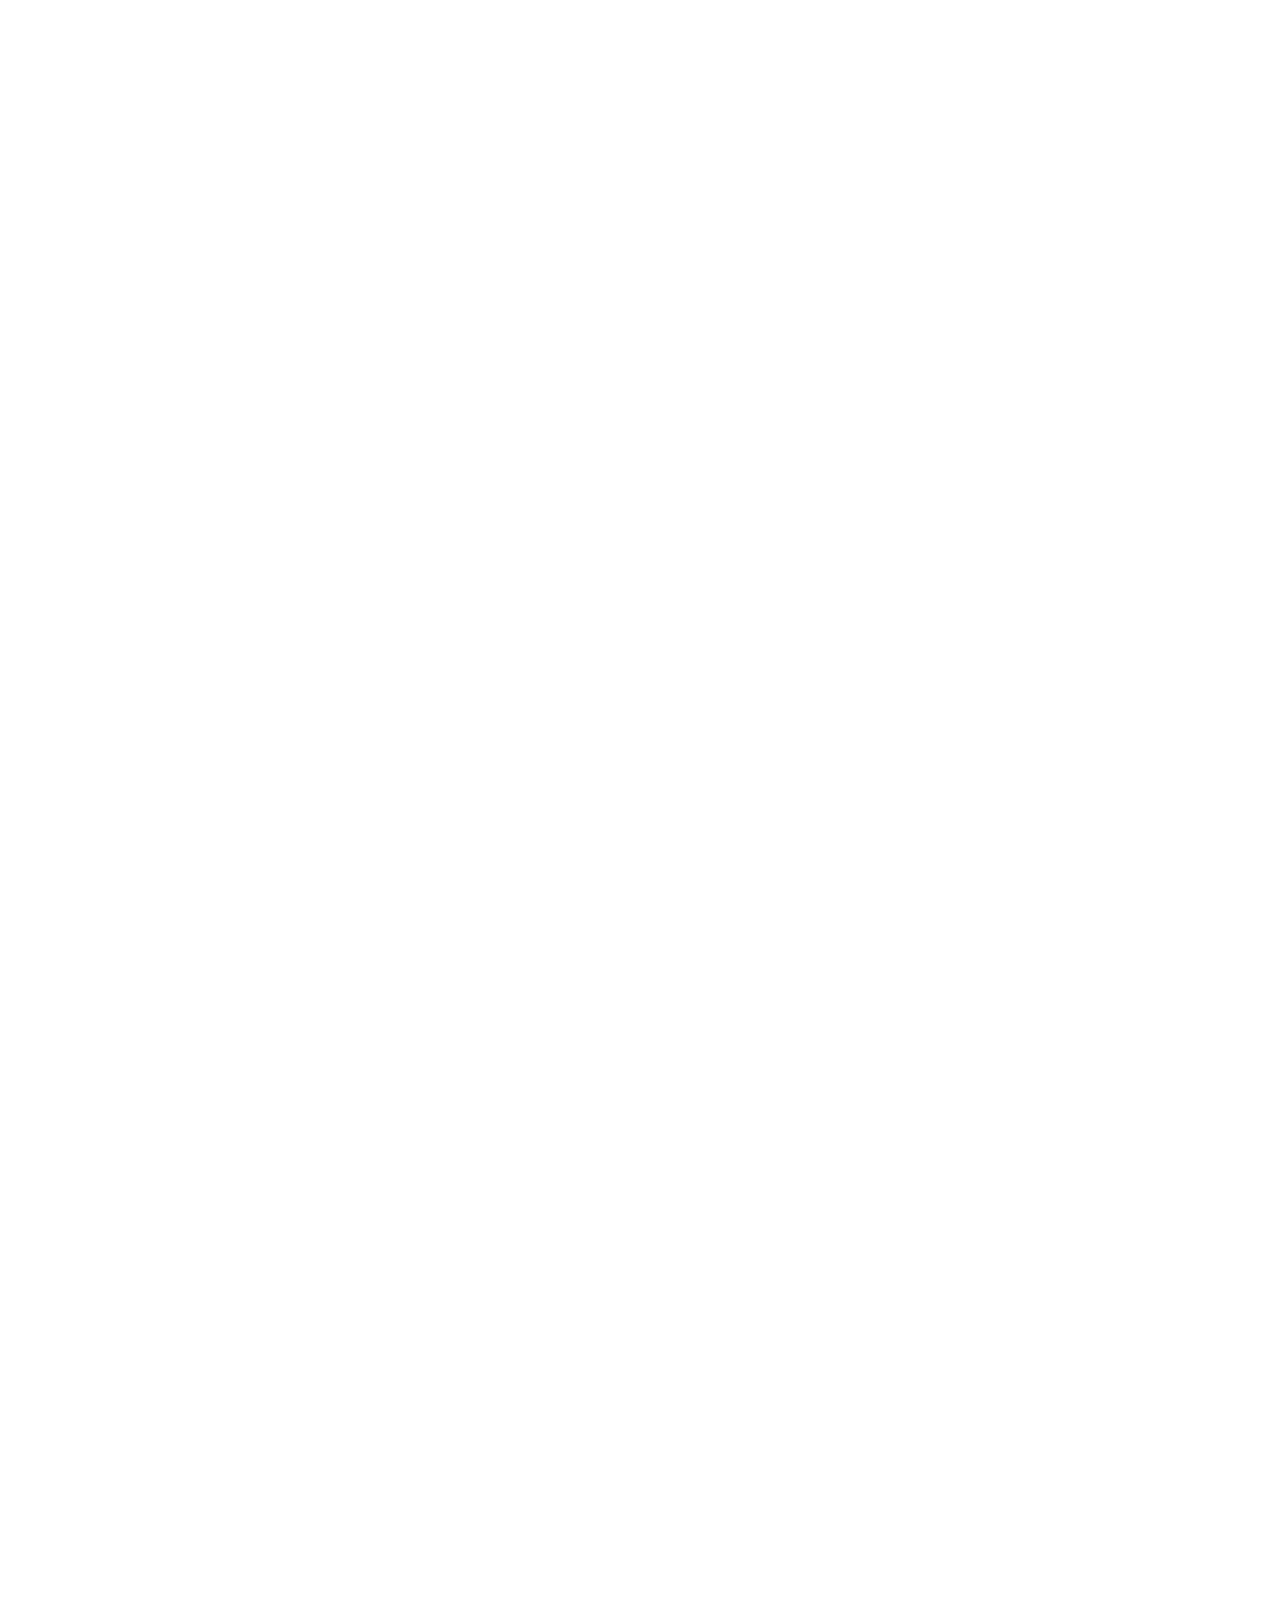
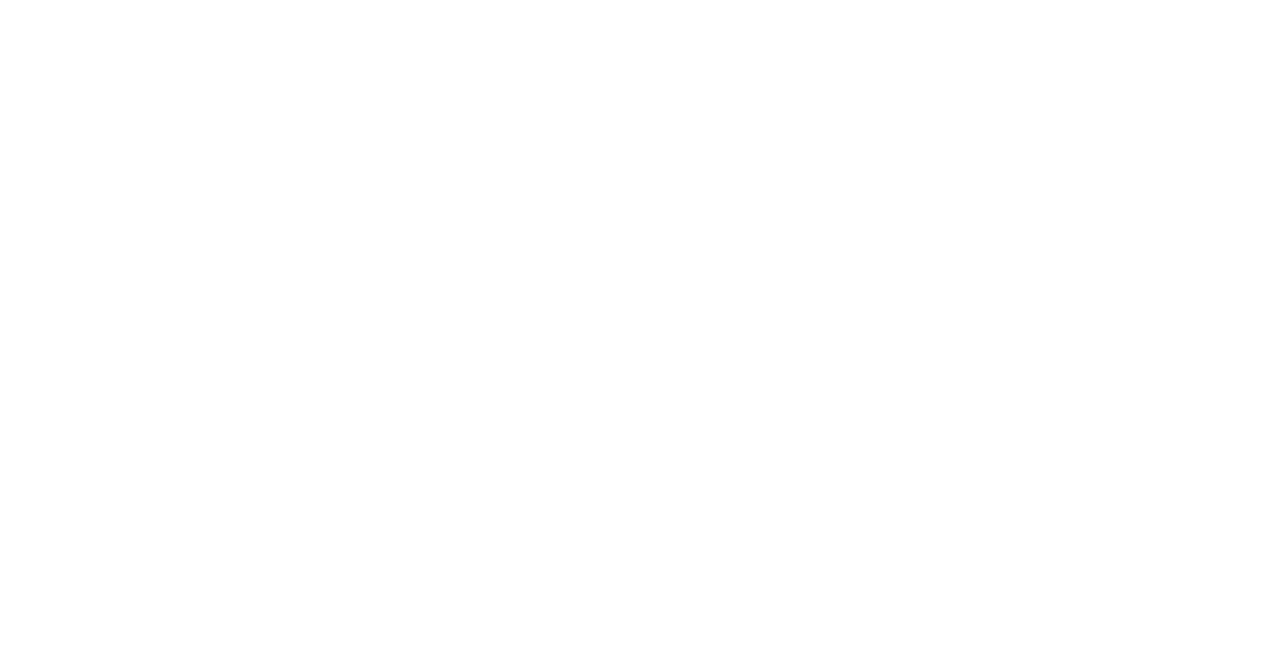
<file: hotelier-1.0.0/index.html>
<!DOCTYPE html>
<html lang="en">

<head>
    <meta charset="utf-8">
    <title>Hotelier - Hotel HTML Template</title>
    <meta content="width=device-width, initial-scale=1.0" name="viewport">
    <meta content="" name="keywords">
    <meta content="" name="description">

    <!-- Favicon -->
    <link href="img/favicon.ico" rel="icon">

    <!-- Google Web Fonts -->
    <link rel="preconnect" href="https://fonts.googleapis.com">
    <link rel="preconnect" href="https://fonts.gstatic.com" crossorigin>
    <link href="https://fonts.googleapis.com/css2?family=Heebo:wght@400;500;600;700&family=Montserrat:wght@400;500;600;700&display=swap" rel="stylesheet">  

    <!-- Icon Font Stylesheet -->
    <link href="https://cdnjs.cloudflare.com/ajax/libs/font-awesome/5.10.0/css/all.min.css" rel="stylesheet">
    <link href="https://cdn.jsdelivr.net/npm/bootstrap-icons@1.4.1/font/bootstrap-icons.css" rel="stylesheet">

    <!-- Libraries Stylesheet -->
    <link href="lib/animate/animate.min.css" rel="stylesheet">
    <link href="lib/owlcarousel/assets/owl.carousel.min.css" rel="stylesheet">
    <link href="lib/tempusdominus/css/tempusdominus-bootstrap-4.min.css" rel="stylesheet" />

    <!-- Customized Bootstrap Stylesheet -->
    <link href="css/bootstrap.min.css" rel="stylesheet">

    <!-- Template Stylesheet -->
    <link href="css/style.css" rel="stylesheet">
</head>

<body>
    <div class="container-xxl bg-white p-0">
        <!-- Spinner Start -->
        <div id="spinner" class="show bg-white position-fixed translate-middle w-100 vh-100 top-50 start-50 d-flex align-items-center justify-content-center">
            <div class="spinner-border text-primary" style="width: 3rem; height: 3rem;" role="status">
                <span class="sr-only">Loading...</span>
            </div>
        </div>
        <!-- Spinner End -->

        <!-- Header Start -->
        <div class="container-fluid bg-dark px-0">
            <div class="row gx-0">
                <div class="col-lg-3 bg-dark d-none d-lg-block">
                    <a href="index.html" class="navbar-brand w-100 h-100 m-0 p-0 d-flex align-items-center justify-content-center">
                        <h1 class="m-0 text-primary text-uppercase">Hotelier</h1>
                    </a>
                </div>
                <div class="col-lg-9">
                    <div class="row gx-0 bg-white d-none d-lg-flex">
                        <div class="col-lg-7 px-5 text-start">
                            <div class="h-100 d-inline-flex align-items-center py-2 me-4">
                                <i class="fa fa-envelope text-primary me-2"></i>
                                <p class="mb-0">info@example.com</p>
                            </div>
                            <div class="h-100 d-inline-flex align-items-center py-2">
                                <i class="fa fa-phone-alt text-primary me-2"></i>
                                <p class="mb-0">+012 345 6789</p>
                            </div>
                        </div>
                        <div class="col-lg-5 px-5 text-end">
                            <div class="d-inline-flex align-items-center py-2">
                                <a class="me-3" href=""><i class="fab fa-facebook-f"></i></a>
                                <a class="me-3" href=""><i class="fab fa-twitter"></i></a>
                                <a class="me-3" href=""><i class="fab fa-linkedin-in"></i></a>
                                <a class="me-3" href=""><i class="fab fa-instagram"></i></a>
                                <a class="" href=""><i class="fab fa-youtube"></i></a>
                            </div>
                        </div>
                    </div>
                    <nav class="navbar navbar-expand-lg bg-dark navbar-dark p-3 p-lg-0">
                        <a href="index.html" class="navbar-brand d-block d-lg-none">
                            <h1 class="m-0 text-primary text-uppercase">Hotelier</h1>
                        </a>
                        <button type="button" class="navbar-toggler" data-bs-toggle="collapse" data-bs-target="#navbarCollapse">
                            <span class="navbar-toggler-icon"></span>
                        </button>
                        <div class="collapse navbar-collapse justify-content-between" id="navbarCollapse">
                            <div class="navbar-nav mr-auto py-0">
                                <a href="index.html" class="nav-item nav-link active">Home</a>
                                <a href="about.html" class="nav-item nav-link">About</a>
                                <a href="service.html" class="nav-item nav-link">Services</a>
                                <a href="room.html" class="nav-item nav-link">Rooms</a>
                                <div class="nav-item dropdown">
                                    <a href="#" class="nav-link dropdown-toggle" data-bs-toggle="dropdown">Pages</a>
                                    <div class="dropdown-menu rounded-0 m-0">
                                        <a href="booking.html" class="dropdown-item">Booking</a>
                                        <a href="team.html" class="dropdown-item">Our Team</a>
                                        <a href="testimonial.html" class="dropdown-item">Testimonial</a>
                                    </div>
                                </div>
                                <a href="contact.html" class="nav-item nav-link">Contact</a>
                            </div>
                            <a href="https://htmlcodex.com/hotel-html-template-pro" class="btn btn-primary rounded-0 py-4 px-md-5 d-none d-lg-block">Premium Version<i class="fa fa-arrow-right ms-3"></i></a>
                        </div>
                    </nav>
                </div>
            </div>
        </div>
        <!-- Header End -->


        <!-- Carousel Start -->
        <div class="container-fluid p-0 mb-5">
            <div id="header-carousel" class="carousel slide" data-bs-ride="carousel">
                <div class="carousel-inner">
                    <div class="carousel-item active">
                        <img class="w-100" src="img/carousel-1.jpg" alt="Image">
                        <div class="carousel-caption d-flex flex-column align-items-center justify-content-center">
                            <div class="p-3" style="max-width: 700px;">
                                <h6 class="section-title text-white text-uppercase mb-3 animated slideInDown">Luxury Living</h6>
                                <h1 class="display-3 text-white mb-4 animated slideInDown">Discover A Brand Luxurious Hotel</h1>
                                <a href="" class="btn btn-primary py-md-3 px-md-5 me-3 animated slideInLeft">Our Rooms</a>
                                <a href="" class="btn btn-light py-md-3 px-md-5 animated slideInRight">Book A Room</a>
                            </div>
                        </div>
                    </div>
                    <div class="carousel-item">
                        <img class="w-100" src="img/carousel-2.jpg" alt="Image">
                        <div class="carousel-caption d-flex flex-column align-items-center justify-content-center">
                            <div class="p-3" style="max-width: 700px;">
                                <h6 class="section-title text-white text-uppercase mb-3 animated slideInDown">Luxury Living</h6>
                                <h1 class="display-3 text-white mb-4 animated slideInDown">Discover A Brand Luxurious Hotel</h1>
                                <a href="" class="btn btn-primary py-md-3 px-md-5 me-3 animated slideInLeft">Our Rooms</a>
                                <a href="" class="btn btn-light py-md-3 px-md-5 animated slideInRight">Book A Room</a>
                            </div>
                        </div>
                    </div>
                </div>
                <button class="carousel-control-prev" type="button" data-bs-target="#header-carousel"
                    data-bs-slide="prev">
                    <span class="carousel-control-prev-icon" aria-hidden="true"></span>
                    <span class="visually-hidden">Previous</span>
                </button>
                <button class="carousel-control-next" type="button" data-bs-target="#header-carousel"
                    data-bs-slide="next">
                    <span class="carousel-control-next-icon" aria-hidden="true"></span>
                    <span class="visually-hidden">Next</span>
                </button>
            </div>
        </div>
        <!-- Carousel End -->


        <!-- Booking Start -->
        <div class="container-fluid booking pb-5 wow fadeIn" data-wow-delay="0.1s">
            <div class="container">
                <div class="bg-white shadow" style="padding: 35px;">
                    <div class="row g-2">
                        <div class="col-md-10">
                            <div class="row g-2">
                                <div class="col-md-3">
                                    <div class="date" id="date1" data-target-input="nearest">
                                        <input type="text" class="form-control datetimepicker-input"
                                            placeholder="Check in" data-target="#date1" data-toggle="datetimepicker" />
                                    </div>
                                </div>
                                <div class="col-md-3">
                                    <div class="date" id="date2" data-target-input="nearest">
                                        <input type="text" class="form-control datetimepicker-input" placeholder="Check out" data-target="#date2" data-toggle="datetimepicker"/>
                                    </div>
                                </div>
                                <div class="col-md-3">
                                    <select class="form-select">
                                        <option selected>Adult</option>
                                        <option value="1">Adult 1</option>
                                        <option value="2">Adult 2</option>
                                        <option value="3">Adult 3</option>
                                    </select>
                                </div>
                                <div class="col-md-3">
                                    <select class="form-select">
                                        <option selected>Child</option>
                                        <option value="1">Child 1</option>
                                        <option value="2">Child 2</option>
                                        <option value="3">Child 3</option>
                                    </select>
                                </div>
                            </div>
                        </div>
                        <div class="col-md-2">
                            <button class="btn btn-primary w-100">Submit</button>
                        </div>
                    </div>
                </div>
            </div>
        </div>
        <!-- Booking End -->


        <!-- About Start -->
        <div class="container-xxl py-5">
            <div class="container">
                <div class="row g-5 align-items-center">
                    <div class="col-lg-6">
                        <h6 class="section-title text-start text-primary text-uppercase">About Us</h6>
                        <h1 class="mb-4">Welcome to <span class="text-primary text-uppercase">Hotelier</span></h1>
                        <p class="mb-4">Tempor erat elitr rebum at clita. Diam dolor diam ipsum sit. Aliqu diam amet diam et eos. Clita erat ipsum et lorem et sit, sed stet lorem sit clita duo justo magna dolore erat amet</p>
                        <div class="row g-3 pb-4">
                            <div class="col-sm-4 wow fadeIn" data-wow-delay="0.1s">
                                <div class="border rounded p-1">
                                    <div class="border rounded text-center p-4">
                                        <i class="fa fa-hotel fa-2x text-primary mb-2"></i>
                                        <h2 class="mb-1" data-toggle="counter-up">1234</h2>
                                        <p class="mb-0">Rooms</p>
                                    </div>
                                </div>
                            </div>
                            <div class="col-sm-4 wow fadeIn" data-wow-delay="0.3s">
                                <div class="border rounded p-1">
                                    <div class="border rounded text-center p-4">
                                        <i class="fa fa-users-cog fa-2x text-primary mb-2"></i>
                                        <h2 class="mb-1" data-toggle="counter-up">1234</h2>
                                        <p class="mb-0">Staffs</p>
                                    </div>
                                </div>
                            </div>
                            <div class="col-sm-4 wow fadeIn" data-wow-delay="0.5s">
                                <div class="border rounded p-1">
                                    <div class="border rounded text-center p-4">
                                        <i class="fa fa-users fa-2x text-primary mb-2"></i>
                                        <h2 class="mb-1" data-toggle="counter-up">1234</h2>
                                        <p class="mb-0">Clients</p>
                                    </div>
                                </div>
                            </div>
                        </div>
                        <a class="btn btn-primary py-3 px-5 mt-2" href="">Explore More</a>
                    </div>
                    <div class="col-lg-6">
                        <div class="row g-3">
                            <div class="col-6 text-end">
                                <img class="img-fluid rounded w-75 wow zoomIn" data-wow-delay="0.1s" src="img/about-1.jpg" style="margin-top: 25%;">
                            </div>
                            <div class="col-6 text-start">
                                <img class="img-fluid rounded w-100 wow zoomIn" data-wow-delay="0.3s" src="img/about-2.jpg">
                            </div>
                            <div class="col-6 text-end">
                                <img class="img-fluid rounded w-50 wow zoomIn" data-wow-delay="0.5s" src="img/about-3.jpg">
                            </div>
                            <div class="col-6 text-start">
                                <img class="img-fluid rounded w-75 wow zoomIn" data-wow-delay="0.7s" src="img/about-4.jpg">
                            </div>
                        </div>
                    </div>
                </div>
            </div>
        </div>
        <!-- About End -->


        <!-- Room Start -->
        <div class="container-xxl py-5">
            <div class="container">
                <div class="text-center wow fadeInUp" data-wow-delay="0.1s">
                    <h6 class="section-title text-center text-primary text-uppercase">Our Rooms</h6>
                    <h1 class="mb-5">Explore Our <span class="text-primary text-uppercase">Rooms</span></h1>
                </div>
                <div class="row g-4">
                    <div class="col-lg-4 col-md-6 wow fadeInUp" data-wow-delay="0.1s">
                        <div class="room-item shadow rounded overflow-hidden">
                            <div class="position-relative">
                                <img class="img-fluid" src="img/room-1.jpg" alt="">
                                <small class="position-absolute start-0 top-100 translate-middle-y bg-primary text-white rounded py-1 px-3 ms-4">$100/Night</small>
                            </div>
                            <div class="p-4 mt-2">
                                <div class="d-flex justify-content-between mb-3">
                                    <h5 class="mb-0">Junior Suite</h5>
                                    <div class="ps-2">
                                        <small class="fa fa-star text-primary"></small>
                                        <small class="fa fa-star text-primary"></small>
                                        <small class="fa fa-star text-primary"></small>
                                        <small class="fa fa-star text-primary"></small>
                                        <small class="fa fa-star text-primary"></small>
                                    </div>
                                </div>
                                <div class="d-flex mb-3">
                                    <small class="border-end me-3 pe-3"><i class="fa fa-bed text-primary me-2"></i>3 Bed</small>
                                    <small class="border-end me-3 pe-3"><i class="fa fa-bath text-primary me-2"></i>2 Bath</small>
                                    <small><i class="fa fa-wifi text-primary me-2"></i>Wifi</small>
                                </div>
                                <p class="text-body mb-3">Erat ipsum justo amet duo et elitr dolor, est duo duo eos lorem sed diam stet diam sed stet lorem.</p>
                                <div class="d-flex justify-content-between">
                                    <a class="btn btn-sm btn-primary rounded py-2 px-4" href="">View Detail</a>
                                    <a class="btn btn-sm btn-dark rounded py-2 px-4" href="">Book Now</a>
                                </div>
                            </div>
                        </div>
                    </div>
                    <div class="col-lg-4 col-md-6 wow fadeInUp" data-wow-delay="0.3s">
                        <div class="room-item shadow rounded overflow-hidden">
                            <div class="position-relative">
                                <img class="img-fluid" src="img/room-2.jpg" alt="">
                                <small class="position-absolute start-0 top-100 translate-middle-y bg-primary text-white rounded py-1 px-3 ms-4">$100/Night</small>
                            </div>
                            <div class="p-4 mt-2">
                                <div class="d-flex justify-content-between mb-3">
                                    <h5 class="mb-0">Executive Suite</h5>
                                    <div class="ps-2">
                                        <small class="fa fa-star text-primary"></small>
                                        <small class="fa fa-star text-primary"></small>
                                        <small class="fa fa-star text-primary"></small>
                                        <small class="fa fa-star text-primary"></small>
                                        <small class="fa fa-star text-primary"></small>
                                    </div>
                                </div>
                                <div class="d-flex mb-3">
                                    <small class="border-end me-3 pe-3"><i class="fa fa-bed text-primary me-2"></i>3 Bed</small>
                                    <small class="border-end me-3 pe-3"><i class="fa fa-bath text-primary me-2"></i>2 Bath</small>
                                    <small><i class="fa fa-wifi text-primary me-2"></i>Wifi</small>
                                </div>
                                <p class="text-body mb-3">Erat ipsum justo amet duo et elitr dolor, est duo duo eos lorem sed diam stet diam sed stet lorem.</p>
                                <div class="d-flex justify-content-between">
                                    <a class="btn btn-sm btn-primary rounded py-2 px-4" href="">View Detail</a>
                                    <a class="btn btn-sm btn-dark rounded py-2 px-4" href="">Book Now</a>
                                </div>
                            </div>
                        </div>
                    </div>
                    <div class="col-lg-4 col-md-6 wow fadeInUp" data-wow-delay="0.6s">
                        <div class="room-item shadow rounded overflow-hidden">
                            <div class="position-relative">
                                <img class="img-fluid" src="img/room-3.jpg" alt="">
                                <small class="position-absolute start-0 top-100 translate-middle-y bg-primary text-white rounded py-1 px-3 ms-4">$100/Night</small>
                            </div>
                            <div class="p-4 mt-2">
                                <div class="d-flex justify-content-between mb-3">
                                    <h5 class="mb-0">Super Deluxe</h5>
                                    <div class="ps-2">
                                        <small class="fa fa-star text-primary"></small>
                                        <small class="fa fa-star text-primary"></small>
                                        <small class="fa fa-star text-primary"></small>
                                        <small class="fa fa-star text-primary"></small>
                                        <small class="fa fa-star text-primary"></small>
                                    </div>
                                </div>
                                <div class="d-flex mb-3">
                                    <small class="border-end me-3 pe-3"><i class="fa fa-bed text-primary me-2"></i>3 Bed</small>
                                    <small class="border-end me-3 pe-3"><i class="fa fa-bath text-primary me-2"></i>2 Bath</small>
                                    <small><i class="fa fa-wifi text-primary me-2"></i>Wifi</small>
                                </div>
                                <p class="text-body mb-3">Erat ipsum justo amet duo et elitr dolor, est duo duo eos lorem sed diam stet diam sed stet lorem.</p>
                                <div class="d-flex justify-content-between">
                                    <a class="btn btn-sm btn-primary rounded py-2 px-4" href="">View Detail</a>
                                    <a class="btn btn-sm btn-dark rounded py-2 px-4" href="">Book Now</a>
                                </div>
                            </div>
                        </div>
                    </div>
                </div>
            </div>
        </div>
        <!-- Room End -->


        <!-- Video Start -->
        <div class="container-xxl py-5 px-0 wow zoomIn" data-wow-delay="0.1s">
            <div class="row g-0">
                <div class="col-md-6 bg-dark d-flex align-items-center">
                    <div class="p-5">
                        <h6 class="section-title text-start text-white text-uppercase mb-3">Luxury Living</h6>
                        <h1 class="text-white mb-4">Discover A Brand Luxurious Hotel</h1>
                        <p class="text-white mb-4">Tempor erat elitr rebum at clita. Diam dolor diam ipsum sit. Aliqu diam amet diam et eos. Clita erat ipsum et lorem et sit, sed stet lorem sit clita duo justo magna dolore erat amet</p>
                        <a href="" class="btn btn-primary py-md-3 px-md-5 me-3">Our Rooms</a>
                        <a href="" class="btn btn-light py-md-3 px-md-5">Book A Room</a>
                    </div>
                </div>
                <div class="col-md-6">
                    <div class="video">
                        <button type="button" class="btn-play" data-bs-toggle="modal" data-src="https://www.youtube.com/embed/DWRcNpR6Kdc" data-bs-target="#videoModal">
                            <span></span>
                        </button>
                    </div>
                </div>
            </div>
        </div>

        <div class="modal fade" id="videoModal" tabindex="-1" aria-labelledby="exampleModalLabel" aria-hidden="true">
            <div class="modal-dialog">
                <div class="modal-content rounded-0">
                    <div class="modal-header">
                        <h5 class="modal-title" id="exampleModalLabel">Youtube Video</h5>
                        <button type="button" class="btn-close" data-bs-dismiss="modal" aria-label="Close"></button>
                    </div>
                    <div class="modal-body">
                        <!-- 16:9 aspect ratio -->
                        <div class="ratio ratio-16x9">
                            <iframe class="embed-responsive-item" src="" id="video" allowfullscreen allowscriptaccess="always"
                                allow="autoplay"></iframe>
                        </div>
                    </div>
                </div>
            </div>
        </div>
        <!-- Video Start -->


        <!-- Service Start -->
        <div class="container-xxl py-5">
            <div class="container">
                <div class="text-center wow fadeInUp" data-wow-delay="0.1s">
                    <h6 class="section-title text-center text-primary text-uppercase">Our Services</h6>
                    <h1 class="mb-5">Explore Our <span class="text-primary text-uppercase">Services</span></h1>
                </div>
                <div class="row g-4">
                    <div class="col-lg-4 col-md-6 wow fadeInUp" data-wow-delay="0.1s">
                        <a class="service-item rounded" href="">
                            <div class="service-icon bg-transparent border rounded p-1">
                                <div class="w-100 h-100 border rounded d-flex align-items-center justify-content-center">
                                    <i class="fa fa-hotel fa-2x text-primary"></i>
                                </div>
                            </div>
                            <h5 class="mb-3">Rooms & Appartment</h5>
                            <p class="text-body mb-0">Erat ipsum justo amet duo et elitr dolor, est duo duo eos lorem sed diam stet diam sed stet lorem.</p>
                        </a>
                    </div>
                    <div class="col-lg-4 col-md-6 wow fadeInUp" data-wow-delay="0.2s">
                        <a class="service-item rounded" href="">
                            <div class="service-icon bg-transparent border rounded p-1">
                                <div class="w-100 h-100 border rounded d-flex align-items-center justify-content-center">
                                    <i class="fa fa-utensils fa-2x text-primary"></i>
                                </div>
                            </div>
                            <h5 class="mb-3">Food & Restaurant</h5>
                            <p class="text-body mb-0">Erat ipsum justo amet duo et elitr dolor, est duo duo eos lorem sed diam stet diam sed stet lorem.</p>
                        </a>
                    </div>
                    <div class="col-lg-4 col-md-6 wow fadeInUp" data-wow-delay="0.3s">
                        <a class="service-item rounded" href="">
                            <div class="service-icon bg-transparent border rounded p-1">
                                <div class="w-100 h-100 border rounded d-flex align-items-center justify-content-center">
                                    <i class="fa fa-spa fa-2x text-primary"></i>
                                </div>
                            </div>
                            <h5 class="mb-3">Spa & Fitness</h5>
                            <p class="text-body mb-0">Erat ipsum justo amet duo et elitr dolor, est duo duo eos lorem sed diam stet diam sed stet lorem.</p>
                        </a>
                    </div>
                    <div class="col-lg-4 col-md-6 wow fadeInUp" data-wow-delay="0.4s">
                        <a class="service-item rounded" href="">
                            <div class="service-icon bg-transparent border rounded p-1">
                                <div class="w-100 h-100 border rounded d-flex align-items-center justify-content-center">
                                    <i class="fa fa-swimmer fa-2x text-primary"></i>
                                </div>
                            </div>
                            <h5 class="mb-3">Sports & Gaming</h5>
                            <p class="text-body mb-0">Erat ipsum justo amet duo et elitr dolor, est duo duo eos lorem sed diam stet diam sed stet lorem.</p>
                        </a>
                    </div>
                    <div class="col-lg-4 col-md-6 wow fadeInUp" data-wow-delay="0.5s">
                        <a class="service-item rounded" href="">
                            <div class="service-icon bg-transparent border rounded p-1">
                                <div class="w-100 h-100 border rounded d-flex align-items-center justify-content-center">
                                    <i class="fa fa-glass-cheers fa-2x text-primary"></i>
                                </div>
                            </div>
                            <h5 class="mb-3">Event & Party</h5>
                            <p class="text-body mb-0">Erat ipsum justo amet duo et elitr dolor, est duo duo eos lorem sed diam stet diam sed stet lorem.</p>
                        </a>
                    </div>
                    <div class="col-lg-4 col-md-6 wow fadeInUp" data-wow-delay="0.6s">
                        <a class="service-item rounded" href="">
                            <div class="service-icon bg-transparent border rounded p-1">
                                <div class="w-100 h-100 border rounded d-flex align-items-center justify-content-center">
                                    <i class="fa fa-dumbbell fa-2x text-primary"></i>
                                </div>
                            </div>
                            <h5 class="mb-3">GYM & Yoga</h5>
                            <p class="text-body mb-0">Erat ipsum justo amet duo et elitr dolor, est duo duo eos lorem sed diam stet diam sed stet lorem.</p>
                        </a>
                    </div>
                </div>
            </div>
        </div>
        <!-- Service End -->


        <!-- Testimonial Start -->
        <div class="container-xxl testimonial my-5 py-5 bg-dark wow zoomIn" data-wow-delay="0.1s">
            <div class="container">
                <div class="owl-carousel testimonial-carousel py-5">
                    <div class="testimonial-item position-relative bg-white rounded overflow-hidden">
                        <p>Tempor stet labore dolor clita stet diam amet ipsum dolor duo ipsum rebum stet dolor amet diam stet. Est stet ea lorem amet est kasd kasd et erat magna eos</p>
                        <div class="d-flex align-items-center">
                            <img class="img-fluid flex-shrink-0 rounded" src="img/testimonial-1.jpg" style="width: 45px; height: 45px;">
                            <div class="ps-3">
                                <h6 class="fw-bold mb-1">Client Name</h6>
                                <small>Profession</small>
                            </div>
                        </div>
                        <i class="fa fa-quote-right fa-3x text-primary position-absolute end-0 bottom-0 me-4 mb-n1"></i>
                    </div>
                    <div class="testimonial-item position-relative bg-white rounded overflow-hidden">
                        <p>Tempor stet labore dolor clita stet diam amet ipsum dolor duo ipsum rebum stet dolor amet diam stet. Est stet ea lorem amet est kasd kasd et erat magna eos</p>
                        <div class="d-flex align-items-center">
                            <img class="img-fluid flex-shrink-0 rounded" src="img/testimonial-2.jpg" style="width: 45px; height: 45px;">
                            <div class="ps-3">
                                <h6 class="fw-bold mb-1">Client Name</h6>
                                <small>Profession</small>
                            </div>
                        </div>
                        <i class="fa fa-quote-right fa-3x text-primary position-absolute end-0 bottom-0 me-4 mb-n1"></i>
                    </div>
                    <div class="testimonial-item position-relative bg-white rounded overflow-hidden">
                        <p>Tempor stet labore dolor clita stet diam amet ipsum dolor duo ipsum rebum stet dolor amet diam stet. Est stet ea lorem amet est kasd kasd et erat magna eos</p>
                        <div class="d-flex align-items-center">
                            <img class="img-fluid flex-shrink-0 rounded" src="img/testimonial-3.jpg" style="width: 45px; height: 45px;">
                            <div class="ps-3">
                                <h6 class="fw-bold mb-1">Client Name</h6>
                                <small>Profession</small>
                            </div>
                        </div>
                        <i class="fa fa-quote-right fa-3x text-primary position-absolute end-0 bottom-0 me-4 mb-n1"></i>
                    </div>
                </div>
            </div>
        </div>
        <!-- Testimonial End -->


        <!-- Team Start -->
        <div class="container-xxl py-5">
            <div class="container">
                <div class="text-center wow fadeInUp" data-wow-delay="0.1s">
                    <h6 class="section-title text-center text-primary text-uppercase">Our Team</h6>
                    <h1 class="mb-5">Explore Our <span class="text-primary text-uppercase">Staffs</span></h1>
                </div>
                <div class="row g-4">
                    <div class="col-lg-3 col-md-6 wow fadeInUp" data-wow-delay="0.1s">
                        <div class="rounded shadow overflow-hidden">
                            <div class="position-relative">
                                <img class="img-fluid" src="img/team-1.jpg" alt="">
                                <div class="position-absolute start-50 top-100 translate-middle d-flex align-items-center">
                                    <a class="btn btn-square btn-primary mx-1" href=""><i class="fab fa-facebook-f"></i></a>
                                    <a class="btn btn-square btn-primary mx-1" href=""><i class="fab fa-twitter"></i></a>
                                    <a class="btn btn-square btn-primary mx-1" href=""><i class="fab fa-instagram"></i></a>
                                </div>
                            </div>
                            <div class="text-center p-4 mt-3">
                                <h5 class="fw-bold mb-0">Full Name</h5>
                                <small>Designation</small>
                            </div>
                        </div>
                    </div>
                    <div class="col-lg-3 col-md-6 wow fadeInUp" data-wow-delay="0.3s">
                        <div class="rounded shadow overflow-hidden">
                            <div class="position-relative">
                                <img class="img-fluid" src="img/team-2.jpg" alt="">
                                <div class="position-absolute start-50 top-100 translate-middle d-flex align-items-center">
                                    <a class="btn btn-square btn-primary mx-1" href=""><i class="fab fa-facebook-f"></i></a>
                                    <a class="btn btn-square btn-primary mx-1" href=""><i class="fab fa-twitter"></i></a>
                                    <a class="btn btn-square btn-primary mx-1" href=""><i class="fab fa-instagram"></i></a>
                                </div>
                            </div>
                            <div class="text-center p-4 mt-3">
                                <h5 class="fw-bold mb-0">Full Name</h5>
                                <small>Designation</small>
                            </div>
                        </div>
                    </div>
                    <div class="col-lg-3 col-md-6 wow fadeInUp" data-wow-delay="0.5s">
                        <div class="rounded shadow overflow-hidden">
                            <div class="position-relative">
                                <img class="img-fluid" src="img/team-3.jpg" alt="">
                                <div class="position-absolute start-50 top-100 translate-middle d-flex align-items-center">
                                    <a class="btn btn-square btn-primary mx-1" href=""><i class="fab fa-facebook-f"></i></a>
                                    <a class="btn btn-square btn-primary mx-1" href=""><i class="fab fa-twitter"></i></a>
                                    <a class="btn btn-square btn-primary mx-1" href=""><i class="fab fa-instagram"></i></a>
                                </div>
                            </div>
                            <div class="text-center p-4 mt-3">
                                <h5 class="fw-bold mb-0">Full Name</h5>
                                <small>Designation</small>
                            </div>
                        </div>
                    </div>
                    <div class="col-lg-3 col-md-6 wow fadeInUp" data-wow-delay="0.7s">
                        <div class="rounded shadow overflow-hidden">
                            <div class="position-relative">
                                <img class="img-fluid" src="img/team-4.jpg" alt="">
                                <div class="position-absolute start-50 top-100 translate-middle d-flex align-items-center">
                                    <a class="btn btn-square btn-primary mx-1" href=""><i class="fab fa-facebook-f"></i></a>
                                    <a class="btn btn-square btn-primary mx-1" href=""><i class="fab fa-twitter"></i></a>
                                    <a class="btn btn-square btn-primary mx-1" href=""><i class="fab fa-instagram"></i></a>
                                </div>
                            </div>
                            <div class="text-center p-4 mt-3">
                                <h5 class="fw-bold mb-0">Full Name</h5>
                                <small>Designation</small>
                            </div>
                        </div>
                    </div>
                </div>
            </div>
        </div>
        <!-- Team End -->


        <!-- Newsletter Start -->
        <div class="container newsletter mt-5 wow fadeIn" data-wow-delay="0.1s">
            <div class="row justify-content-center">
                <div class="col-lg-10 border rounded p-1">
                    <div class="border rounded text-center p-1">
                        <div class="bg-white rounded text-center p-5">
                            <h4 class="mb-4">Subscribe Our <span class="text-primary text-uppercase">Newsletter</span></h4>
                            <div class="position-relative mx-auto" style="max-width: 400px;">
                                <input class="form-control w-100 py-3 ps-4 pe-5" type="text" placeholder="Enter your email">
                                <button type="button" class="btn btn-primary py-2 px-3 position-absolute top-0 end-0 mt-2 me-2">Submit</button>
                            </div>
                        </div>
                    </div>
                </div>
            </div>
        </div>
        <!-- Newsletter Start -->
        

        <!-- Footer Start -->
        <div class="container-fluid bg-dark text-light footer wow fadeIn" data-wow-delay="0.1s">
            <div class="container pb-5">
                <div class="row g-5">
                    <div class="col-md-6 col-lg-4">
                        <div class="bg-primary rounded p-4">
                            <a href="index.html"><h1 class="text-white text-uppercase mb-3">Hotelier</h1></a>
                            <p class="text-white mb-0">
								Download <a class="text-dark fw-medium" href="https://htmlcodex.com/hotel-html-template-pro">Hotelier – Premium Version</a>, build a professional website for your hotel business and grab the attention of new visitors upon your site’s launch.
							</p>
                        </div>
                    </div>
                    <div class="col-md-6 col-lg-3">
                        <h6 class="section-title text-start text-primary text-uppercase mb-4">Contact</h6>
                        <p class="mb-2"><i class="fa fa-map-marker-alt me-3"></i>123 Street, New York, USA</p>
                        <p class="mb-2"><i class="fa fa-phone-alt me-3"></i>+012 345 67890</p>
                        <p class="mb-2"><i class="fa fa-envelope me-3"></i>info@example.com</p>
                        <div class="d-flex pt-2">
                            <a class="btn btn-outline-light btn-social" href=""><i class="fab fa-twitter"></i></a>
                            <a class="btn btn-outline-light btn-social" href=""><i class="fab fa-facebook-f"></i></a>
                            <a class="btn btn-outline-light btn-social" href=""><i class="fab fa-youtube"></i></a>
                            <a class="btn btn-outline-light btn-social" href=""><i class="fab fa-linkedin-in"></i></a>
                        </div>
                    </div>
                    <div class="col-lg-5 col-md-12">
                        <div class="row gy-5 g-4">
                            <div class="col-md-6">
                                <h6 class="section-title text-start text-primary text-uppercase mb-4">Company</h6>
                                <a class="btn btn-link" href="">About Us</a>
                                <a class="btn btn-link" href="">Contact Us</a>
                                <a class="btn btn-link" href="">Privacy Policy</a>
                                <a class="btn btn-link" href="">Terms & Condition</a>
                                <a class="btn btn-link" href="">Support</a>
                            </div>
                            <div class="col-md-6">
                                <h6 class="section-title text-start text-primary text-uppercase mb-4">Services</h6>
                                <a class="btn btn-link" href="">Food & Restaurant</a>
                                <a class="btn btn-link" href="">Spa & Fitness</a>
                                <a class="btn btn-link" href="">Sports & Gaming</a>
                                <a class="btn btn-link" href="">Event & Party</a>
                                <a class="btn btn-link" href="">GYM & Yoga</a>
                            </div>
                        </div>
                    </div>
                </div>
            </div>
            <div class="container">
                <div class="copyright">
                    <div class="row">
                        <div class="col-md-6 text-center text-md-start mb-3 mb-md-0">
                            &copy; <a class="border-bottom" href="#">Your Site Name</a>, All Right Reserved. 
							
							<!--/*** This template is free as long as you keep the footer author’s credit link/attribution link/backlink. If you'd like to use the template without the footer author’s credit link/attribution link/backlink, you can purchase the Credit Removal License from "https://htmlcodex.com/credit-removal". Thank you for your support. ***/-->
							Designed By <a class="border-bottom" href="https://htmlcodex.com">HTML Codex</a>
                            <br>Distributed By: <a class="border-bottom" href="https://themewagon.com" target="_blank">ThemeWagon</a>
                        </div>
                        <div class="col-md-6 text-center text-md-end">
                            <div class="footer-menu">
                                <a href="">Home</a>
                                <a href="">Cookies</a>
                                <a href="">Help</a>
                                <a href="">FQAs</a>
                            </div>
                        </div>
                    </div>
                </div>
            </div>
        </div>
        <!-- Footer End -->


        <!-- Back to Top -->
        <a href="#" class="btn btn-lg btn-primary btn-lg-square back-to-top"><i class="bi bi-arrow-up"></i></a>
    </div>

    <!-- JavaScript Libraries -->
    <script src="https://code.jquery.com/jquery-3.4.1.min.js"></script>
    <script src="https://cdn.jsdelivr.net/npm/bootstrap@5.0.0/dist/js/bootstrap.bundle.min.js"></script>
    <script src="lib/wow/wow.min.js"></script>
    <script src="lib/easing/easing.min.js"></script>
    <script src="lib/waypoints/waypoints.min.js"></script>
    <script src="lib/counterup/counterup.min.js"></script>
    <script src="lib/owlcarousel/owl.carousel.min.js"></script>
    <script src="lib/tempusdominus/js/moment.min.js"></script>
    <script src="lib/tempusdominus/js/moment-timezone.min.js"></script>
    <script src="lib/tempusdominus/js/tempusdominus-bootstrap-4.min.js"></script>

    <!-- Template Javascript -->
    <script src="js/main.js"></script>
</body>

</html>
</file>
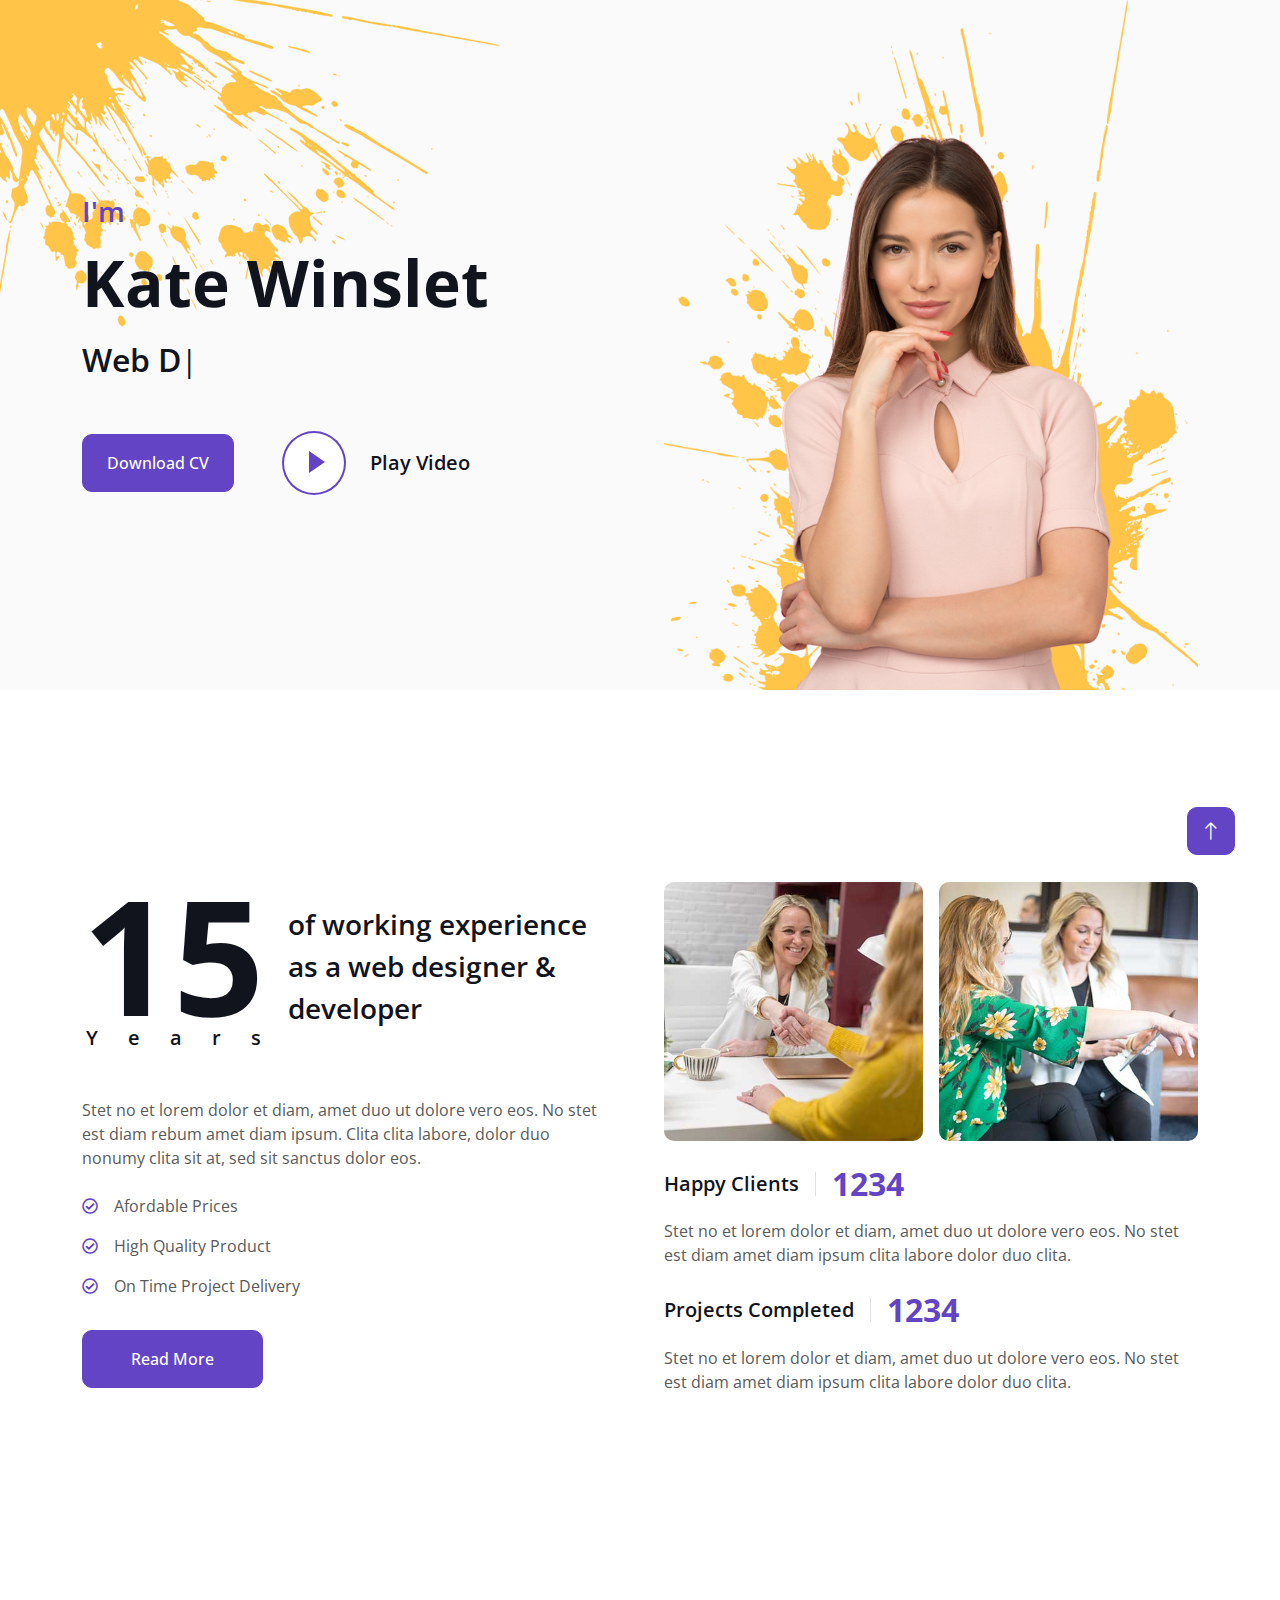
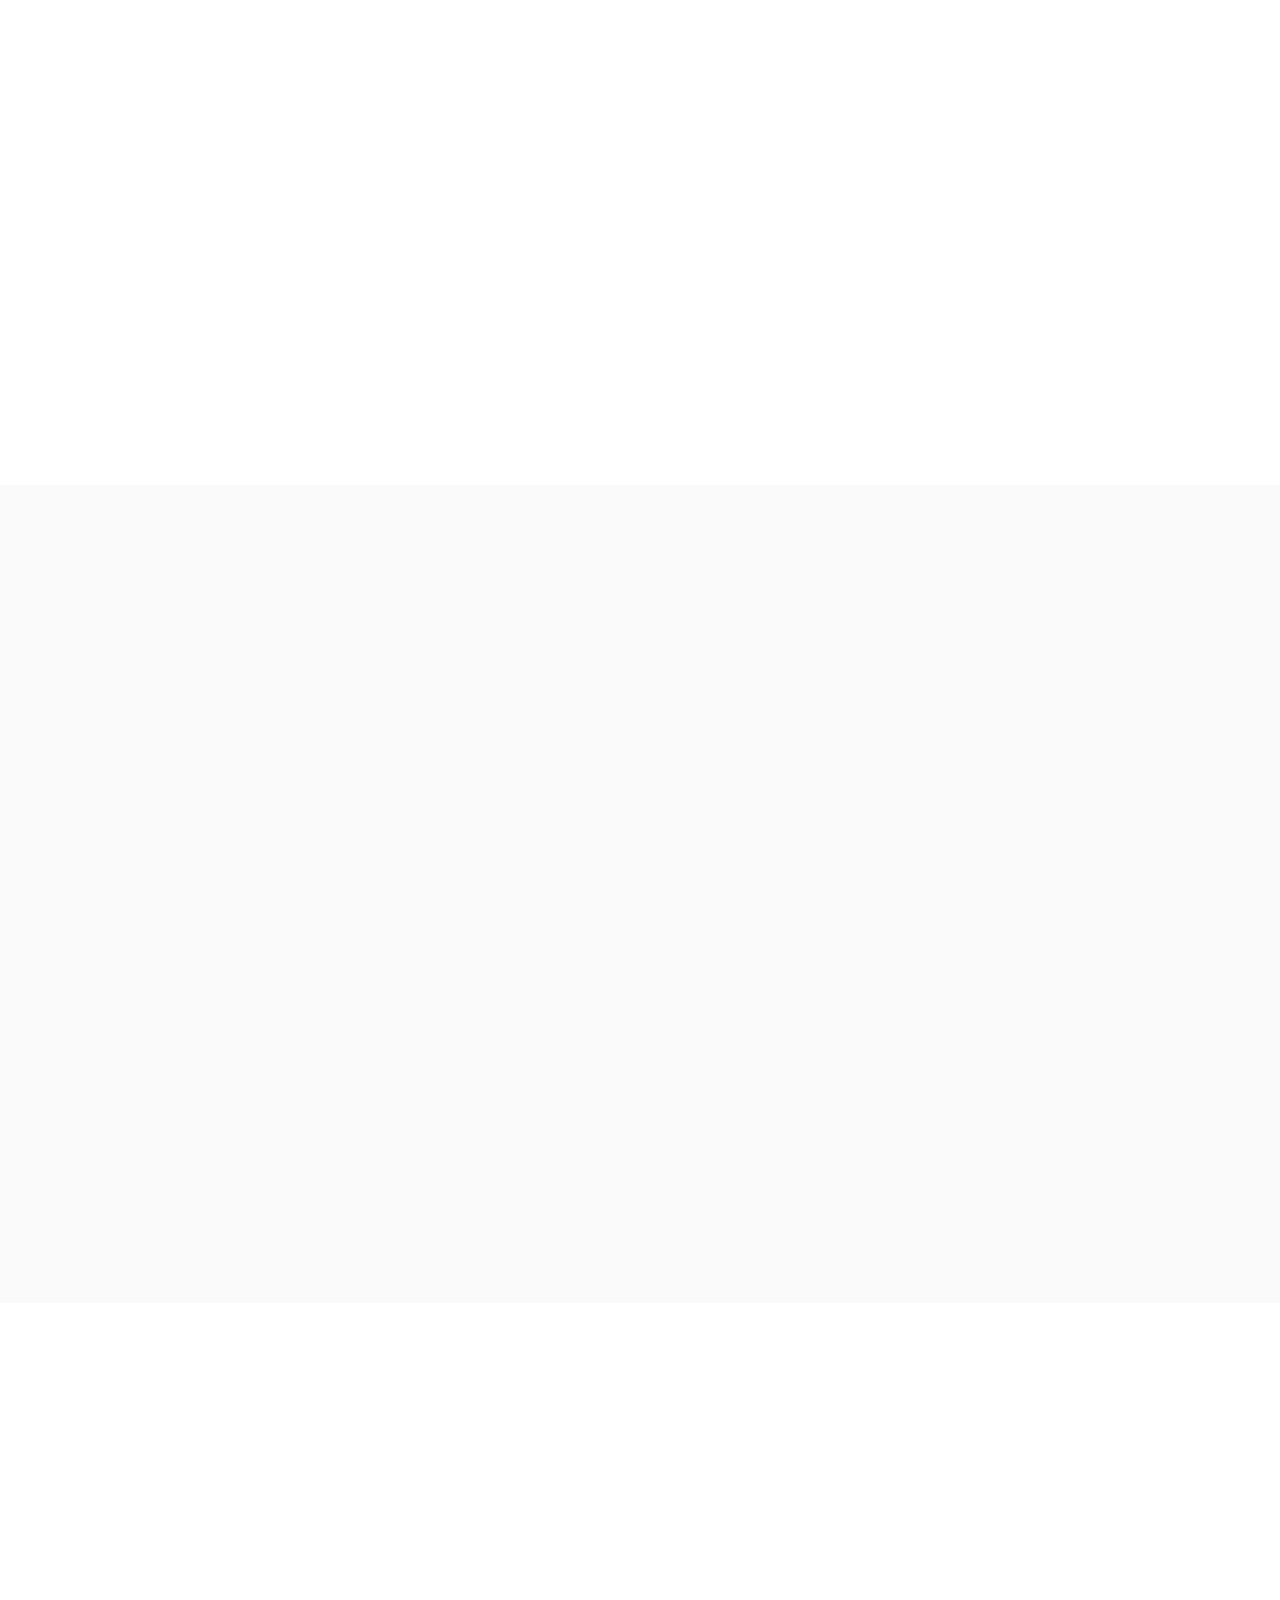
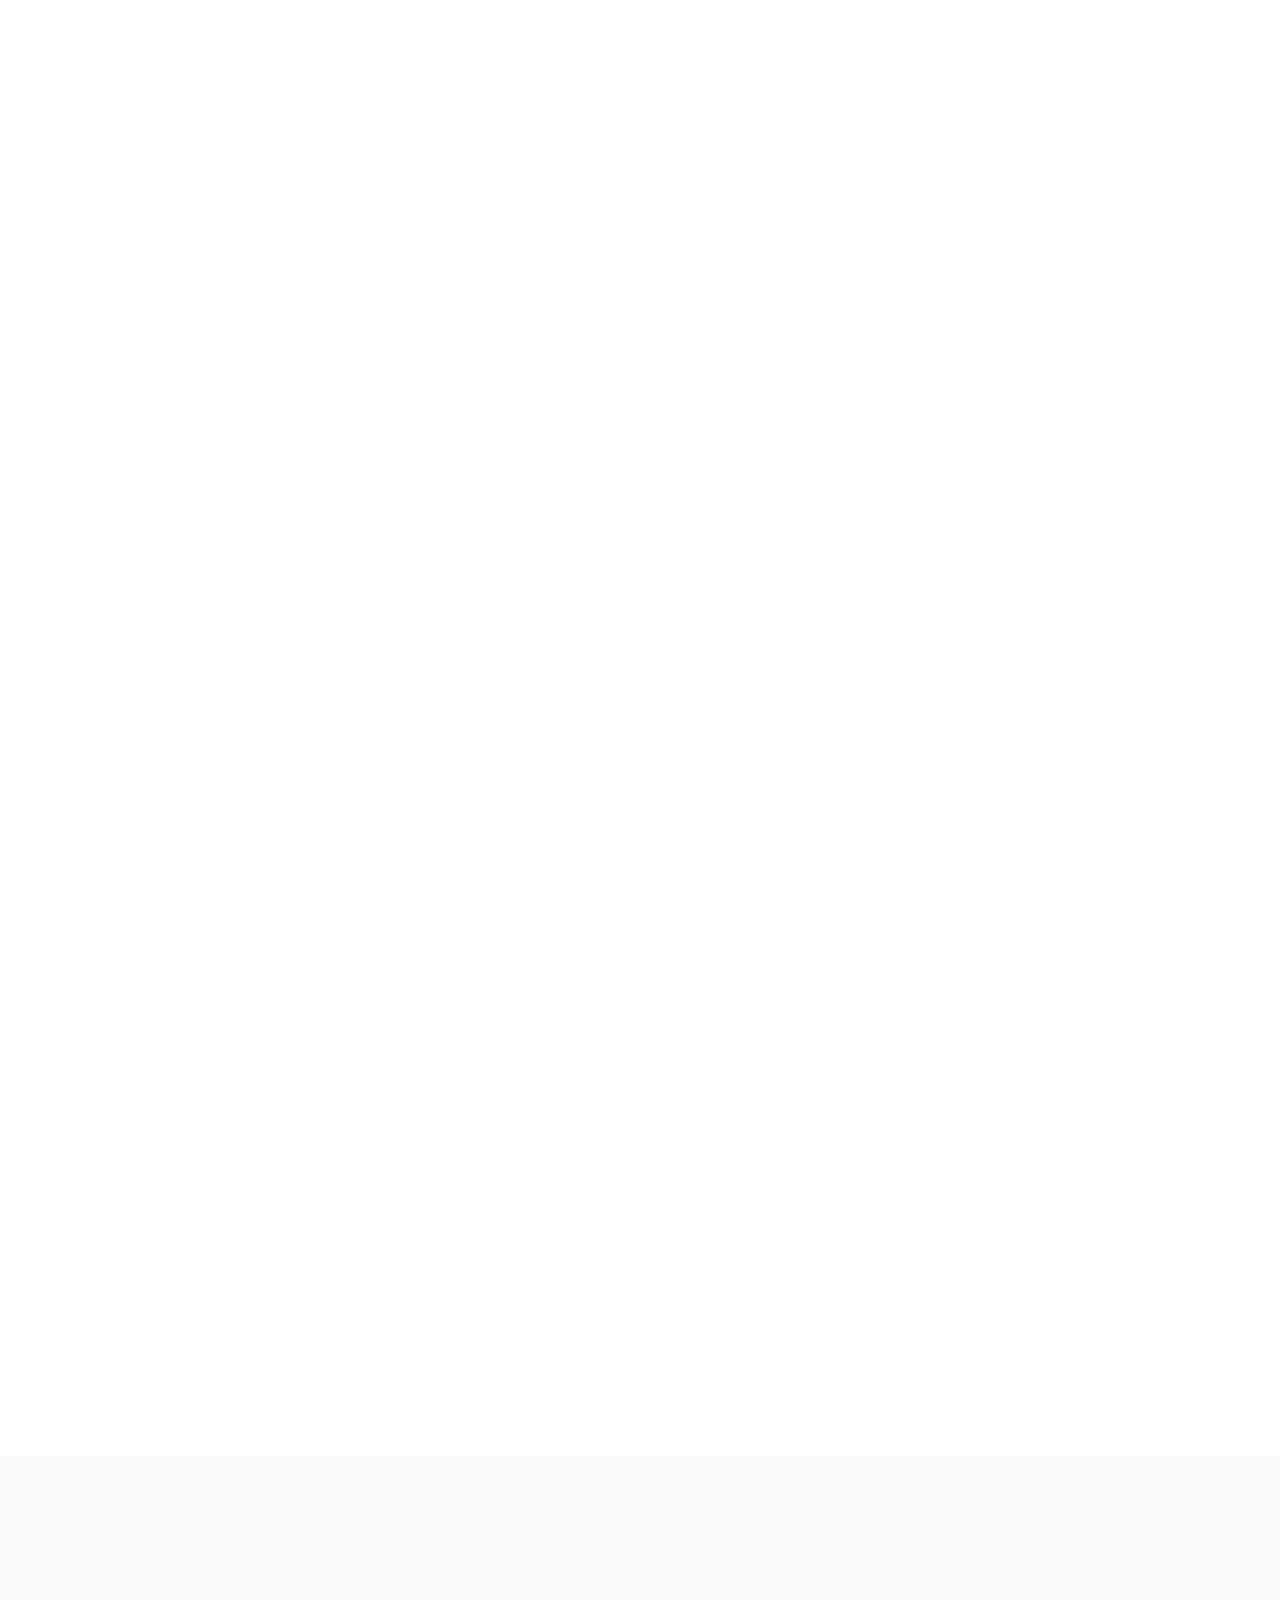
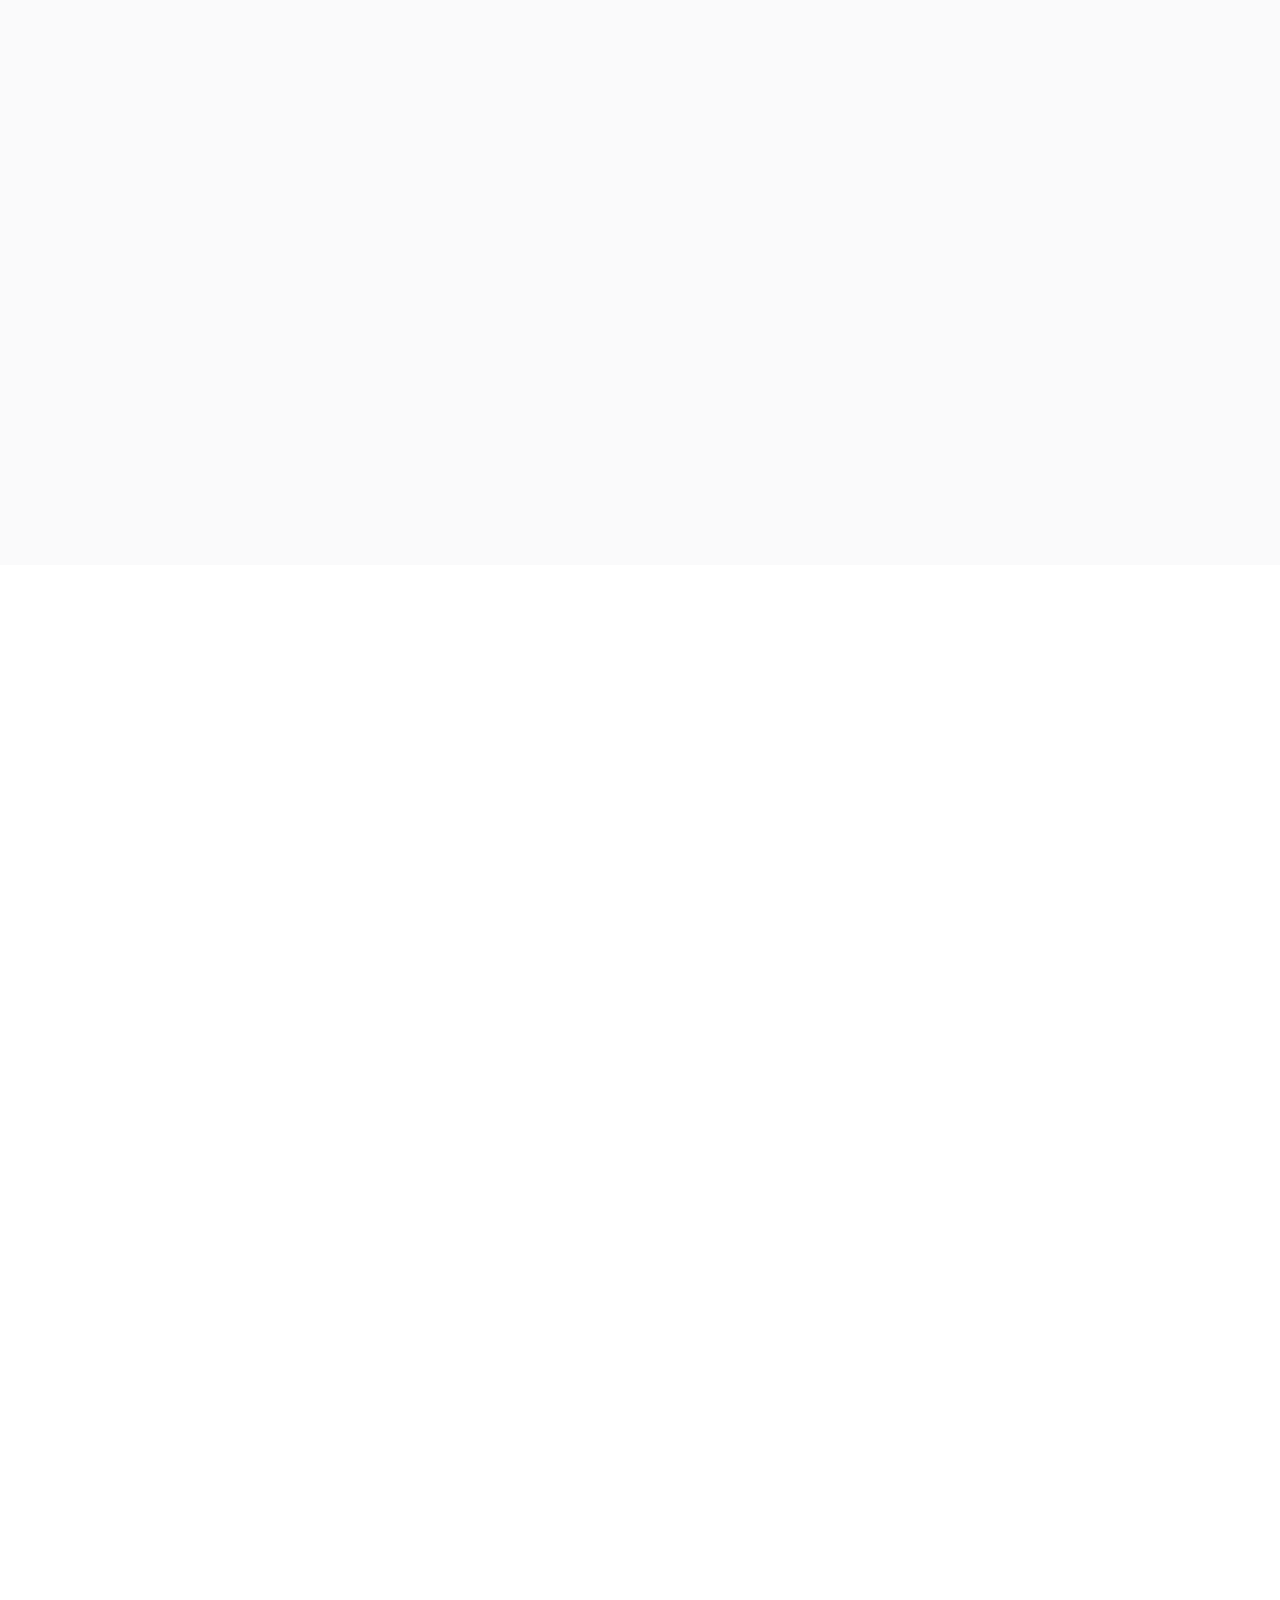
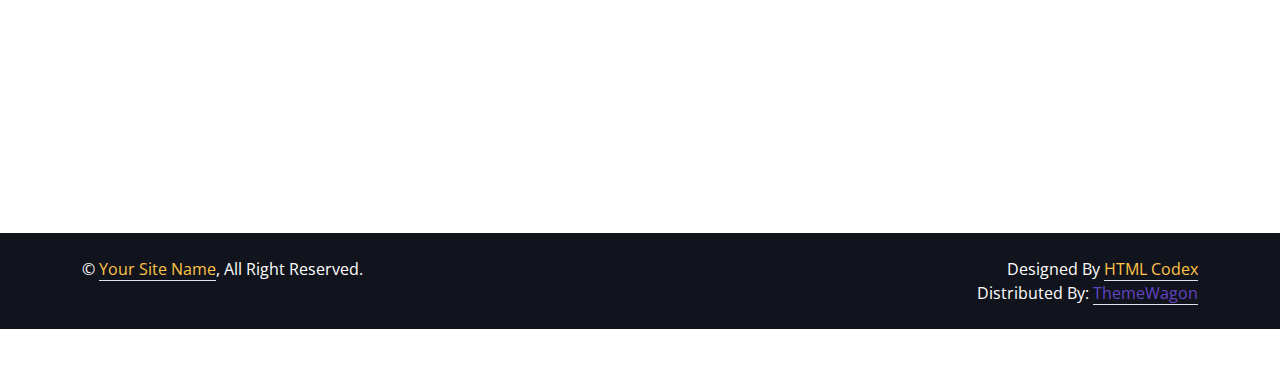
<file: proman-1.0.0/index.html>
<!DOCTYPE html>
<html lang="en">

<head>
    <meta charset="utf-8">
    <title>ProMan - Personal Portfolio HTML Template</title>
    <meta content="width=device-width, initial-scale=1.0" name="viewport">
    <meta content="" name="keywords">
    <meta content="" name="description">

    <!-- Favicon -->
    <link href="img/favicon.ico" rel="icon">

    <!-- Google Web Fonts -->
    <link rel="preconnect" href="https://fonts.googleapis.com">
    <link rel="preconnect" href="https://fonts.gstatic.com" crossorigin>
    <link href="https://fonts.googleapis.com/css2?family=Open+Sans:wght@400;500;600;700;800&display=swap" rel="stylesheet"> 

    <!-- Icon Font Stylesheet -->
    <link href="https://cdnjs.cloudflare.com/ajax/libs/font-awesome/5.10.0/css/all.min.css" rel="stylesheet">
    <link href="https://cdn.jsdelivr.net/npm/bootstrap-icons@1.4.1/font/bootstrap-icons.css" rel="stylesheet">

    <!-- Libraries Stylesheet -->
    <link href="lib/animate/animate.min.css" rel="stylesheet">
    <link href="lib/lightbox/css/lightbox.min.css" rel="stylesheet">
    <link href="lib/owlcarousel/assets/owl.carousel.min.css" rel="stylesheet">

    <!-- Customized Bootstrap Stylesheet -->
    <link href="css/bootstrap.min.css" rel="stylesheet">

    <!-- Template Stylesheet -->
    <link href="css/style.css" rel="stylesheet">
</head>

<body data-bs-spy="scroll" data-bs-target=".navbar" data-bs-offset="51">
    <!-- Spinner Start -->
    <div id="spinner" class="show bg-white position-fixed translate-middle w-100 vh-100 top-50 start-50 d-flex align-items-center justify-content-center">
        <div class="spinner-border text-primary" style="width: 3rem; height: 3rem;" role="status">
            <span class="sr-only">Loading...</span>
        </div>
    </div>
    <!-- Spinner End -->


    <!-- Navbar Start -->
    <nav class="navbar navbar-expand-lg bg-white navbar-light fixed-top shadow py-lg-0 px-4 px-lg-5 wow fadeIn" data-wow-delay="0.1s">
        <a href="index.html" class="navbar-brand d-block d-lg-none">
            <h1 class="text-primary fw-bold m-0">ProMan</h1>
        </a>
        <button type="button" class="navbar-toggler" data-bs-toggle="collapse" data-bs-target="#navbarCollapse">
            <span class="navbar-toggler-icon"></span>
        </button>
        <div class="collapse navbar-collapse justify-content-between py-4 py-lg-0" id="navbarCollapse">
            <div class="navbar-nav ms-auto py-0">
                <a href="#home" class="nav-item nav-link active">Home</a>
                <a href="#about" class="nav-item nav-link">About</a>
                <a href="#skill" class="nav-item nav-link">Skills</a>
                <a href="#service" class="nav-item nav-link">Services</a>
            </div>
            <a href="index.html" class="navbar-brand bg-secondary py-3 px-4 mx-3 d-none d-lg-block">
                <h1 class="text-primary fw-bold m-0">ProMan</h1>
            </a>
            <div class="navbar-nav me-auto py-0">
                <a href="#project" class="nav-item nav-link">Projects</a>
                <a href="#team" class="nav-item nav-link">Team</a>
                <a href="#testimonial" class="nav-item nav-link">Testimonial</a>
                <a href="#contact" class="nav-item nav-link">Contact</a>
            </div>
        </div>
    </nav>
    <!-- Navbar End -->


    <!-- Header Start -->
    <div class="container-fluid bg-light my-6 mt-0" id="home">
        <div class="container">
            <div class="row g-5 align-items-center">
                <div class="col-lg-6 py-6 pb-0 pt-lg-0">
                    <h3 class="text-primary mb-3">I'm</h3>
                    <h1 class="display-3 mb-3">Kate Winslet</h1>
                    <h2 class="typed-text-output d-inline"></h2>
                    <div class="typed-text d-none">Web Designer, Web Developer, Front End Developer, Apps Designer, Apps Developer</div>
                    <div class="d-flex align-items-center pt-5">
                        <a href="" class="btn btn-primary py-3 px-4 me-5">Download CV</a>
                        <button type="button" class="btn-play" data-bs-toggle="modal"
                            data-src="https://www.youtube.com/embed/DWRcNpR6Kdc" data-bs-target="#videoModal">
                            <span></span>
                        </button>
                        <h5 class="ms-4 mb-0 d-none d-sm-block">Play Video</h5>
                    </div>
                </div>
                <div class="col-lg-6">
                    <img class="img-fluid" src="img/profile.png" alt="">
                </div>
            </div>
        </div>
    </div>
    <!-- Header End -->


    <!-- Video Modal Start -->
    <div class="modal modal-video fade" id="videoModal" tabindex="-1" aria-labelledby="exampleModalLabel" aria-hidden="true">
        <div class="modal-dialog">
            <div class="modal-content rounded-0">
                <div class="modal-header">
                    <h3 class="modal-title" id="exampleModalLabel">Youtube Video</h3>
                    <button type="button" class="btn-close" data-bs-dismiss="modal" aria-label="Close"></button>
                </div>
                <div class="modal-body">
                    <!-- 16:9 aspect ratio -->
                    <div class="ratio ratio-16x9">
                        <iframe class="embed-responsive-item" src="" id="video" allowfullscreen allowscriptaccess="always"
                            allow="autoplay"></iframe>
                    </div>
                </div>
            </div>
        </div>
    </div>
    <!-- Video Modal End -->


    <!-- About Start -->
    <div class="container-xxl py-6" id="about">
        <div class="container">
            <div class="row g-5">
                <div class="col-lg-6 wow fadeInUp" data-wow-delay="0.1s">
                    <div class="d-flex align-items-center mb-5">
                        <div class="years flex-shrink-0 text-center me-4">
                            <h1 class="display-1 mb-0">15</h1>
                            <h5 class="mb-0">Years</h5>
                        </div>
                        <h3 class="lh-base mb-0">of working experience as a web designer & developer</h3>
                    </div>
                    <p class="mb-4">Stet no et lorem dolor et diam, amet duo ut dolore vero eos. No stet est diam rebum amet diam ipsum. Clita clita labore, dolor duo nonumy clita sit at, sed sit sanctus dolor eos.</p>
                    <p class="mb-3"><i class="far fa-check-circle text-primary me-3"></i>Afordable Prices</p>
                    <p class="mb-3"><i class="far fa-check-circle text-primary me-3"></i>High Quality Product</p>
                    <p class="mb-3"><i class="far fa-check-circle text-primary me-3"></i>On Time Project Delivery</p>
                    <a class="btn btn-primary py-3 px-5 mt-3" href="">Read More</a>
                </div>
                <div class="col-lg-6 wow fadeInUp" data-wow-delay="0.5s">
                    <div class="row g-3 mb-4">
                        <div class="col-sm-6">
                            <img class="img-fluid rounded" src="img/about-1.jpg" alt="">
                        </div>
                        <div class="col-sm-6">
                            <img class="img-fluid rounded" src="img/about-2.jpg" alt="">
                        </div>
                    </div>
                    <div class="d-flex align-items-center mb-3">
                        <h5 class="border-end pe-3 me-3 mb-0">Happy Clients</h5>
                        <h2 class="text-primary fw-bold mb-0" data-toggle="counter-up">1234</h2>
                    </div>
                    <p class="mb-4">Stet no et lorem dolor et diam, amet duo ut dolore vero eos. No stet est diam amet diam ipsum clita labore dolor duo clita.</p>
                    <div class="d-flex align-items-center mb-3">
                        <h5 class="border-end pe-3 me-3 mb-0">Projects Completed</h5>
                        <h2 class="text-primary fw-bold mb-0" data-toggle="counter-up">1234</h2>
                    </div>
                    <p class="mb-0">Stet no et lorem dolor et diam, amet duo ut dolore vero eos. No stet est diam amet diam ipsum clita labore dolor duo clita.</p>
                </div>
            </div>
        </div>
    </div>
    <!-- About End -->


    <!-- Expertise Start -->
    <div class="container-xxl py-6 pb-5" id="skill">
        <div class="container">
            <div class="row g-5">
                <div class="col-lg-6 wow fadeInUp" data-wow-delay="0.1s">
                    <h1 class="display-5 mb-5">Skills & Experience</h1>
                    <p class="mb-4">Stet no et lorem dolor et diam, amet duo ut dolore vero eos. No stet est diam rebum amet diam ipsum clita dolor duo clita sit.</p>
                    <h3 class="mb-4">My Skills</h3>
                    <div class="row align-items-center">
                        <div class="col-md-6">
                            <div class="skill mb-4">
                                <div class="d-flex justify-content-between">
                                    <h6 class="font-weight-bold">HTML</h6>
                                    <h6 class="font-weight-bold">95%</h6>
                                </div>
                                <div class="progress">
                                    <div class="progress-bar bg-primary" role="progressbar" aria-valuenow="95" aria-valuemin="0" aria-valuemax="100"></div>
                                </div>
                            </div>
                            <div class="skill mb-4">
                                <div class="d-flex justify-content-between">
                                    <h6 class="font-weight-bold">CSS</h6>
                                    <h6 class="font-weight-bold">85%</h6>
                                </div>
                                <div class="progress">
                                    <div class="progress-bar bg-warning" role="progressbar" aria-valuenow="85" aria-valuemin="0" aria-valuemax="100"></div>
                                </div>
                            </div>
                            <div class="skill mb-4">
                                <div class="d-flex justify-content-between">
                                    <h6 class="font-weight-bold">PHP</h6>
                                    <h6 class="font-weight-bold">90%</h6>
                                </div>
                                <div class="progress">
                                    <div class="progress-bar bg-danger" role="progressbar" aria-valuenow="90" aria-valuemin="0" aria-valuemax="100"></div>
                                </div>
                            </div>
                        </div>
                        <div class="col-md-6">
                            <div class="skill mb-4">
                                <div class="d-flex justify-content-between">
                                    <h6 class="font-weight-bold">Javascript</h6>
                                    <h6 class="font-weight-bold">90%</h6>
                                </div>
                                <div class="progress">
                                    <div class="progress-bar bg-danger" role="progressbar" aria-valuenow="90" aria-valuemin="0" aria-valuemax="100"></div>
                                </div>
                            </div>
                            <div class="skill mb-4">
                                <div class="d-flex justify-content-between">
                                    <h6 class="font-weight-bold">Angular JS</h6>
                                    <h6 class="font-weight-bold">95%</h6>
                                </div>
                                <div class="progress">
                                    <div class="progress-bar bg-dark" role="progressbar" aria-valuenow="95" aria-valuemin="0" aria-valuemax="100"></div>
                                </div>
                            </div>
                            <div class="skill mb-4">
                                <div class="d-flex justify-content-between">
                                    <h6 class="font-weight-bold">Wordpress</h6>
                                    <h6 class="font-weight-bold">85%</h6>
                                </div>
                                <div class="progress">
                                    <div class="progress-bar bg-info" role="progressbar" aria-valuenow="85" aria-valuemin="0" aria-valuemax="100"></div>
                                </div>
                            </div>
                        </div>
                    </div>
                </div>
                <div class="col-lg-6 wow fadeInUp" data-wow-delay="0.5s">
                    <ul class="nav nav-pills rounded border border-2 border-primary mb-5">
                        <li class="nav-item w-50">
                            <button class="nav-link w-100 py-3 fs-5 active" data-bs-toggle="pill" href="#tab-1">Experience</button>
                        </li>
                        <li class="nav-item w-50">
                            <button class="nav-link w-100 py-3 fs-5" data-bs-toggle="pill" href="#tab-2">Education</button>
                        </li>
                    </ul>
                    <div class="tab-content">
                        <div id="tab-1" class="tab-pane fade show p-0 active">
                            <div class="row gy-5 gx-4">
                                <div class="col-sm-6">
                                    <h5>UI Designer</h5>
                                    <hr class="text-primary my-2">
                                    <p class="text-primary mb-1">2000 - 2045</p>
                                    <h6 class="mb-0">Apex Software Inc</h6>
                                </div>
                                <div class="col-sm-6">
                                    <h5>Product Designer</h5>
                                    <hr class="text-primary my-2">
                                    <p class="text-primary mb-1">2000 - 2045</p>
                                    <h6 class="mb-0">Apex Software Inc</h6>
                                </div>
                                <div class="col-sm-6">
                                    <h5>Web Designer</h5>
                                    <hr class="text-primary my-2">
                                    <p class="text-primary mb-1">2000 - 2045</p>
                                    <h6 class="mb-0">Apex Software Inc</h6>
                                </div>
                                <div class="col-sm-6">
                                    <h5>Apps Designer</h5>
                                    <hr class="text-primary my-2">
                                    <p class="text-primary mb-1">2000 - 2045</p>
                                    <h6 class="mb-0">Apex Software Inc</h6>
                                </div>
                            </div>
                        </div>
                        <div id="tab-2" class="tab-pane fade show p-0">
                            <div class="row gy-5 gx-4">
                                <div class="col-sm-6">
                                    <h5>UI Design Course</h5>
                                    <hr class="text-primary my-2">
                                    <p class="text-primary mb-1">2000 - 2045</p>
                                    <h6 class="mb-0">Cambridge University</h6>
                                </div>
                                <div class="col-sm-6">
                                    <h5>IOS Development</h5>
                                    <hr class="text-primary my-2">
                                    <p class="text-primary mb-1">2000 - 2045</p>
                                    <h6 class="mb-0">Cambridge University</h6>
                                </div>
                                <div class="col-sm-6">
                                    <h5>Web Design</h5>
                                    <hr class="text-primary my-2">
                                    <p class="text-primary mb-1">2000 - 2045</p>
                                    <h6 class="mb-0">Cambridge University</h6>
                                </div>
                                <div class="col-sm-6">
                                    <h5>Apps Design</h5>
                                    <hr class="text-primary my-2">
                                    <p class="text-primary mb-1">2000 - 2045</p>
                                    <h6 class="mb-0">Cambridge University</h6>
                                </div>
                            </div>
                        </div>
                    </div>
                </div>
            </div>
        </div>
    </div>
    <!-- Expertise End -->


    <!-- Service Start -->
    <div class="container-fluid bg-light my-5 py-6" id="service">
        <div class="container">
            <div class="row g-5 mb-5 wow fadeInUp" data-wow-delay="0.1s">
                <div class="col-lg-6">
                    <h1 class="display-5 mb-0">My Services</h1>
                </div>
                <div class="col-lg-6 text-lg-end">
                    <a class="btn btn-primary py-3 px-5" href="">Hire Me</a>
                </div>
            </div>
            <div class="row g-4">
                <div class="col-lg-6 wow fadeInUp" data-wow-delay="0.1s">
                    <div class="service-item d-flex flex-column flex-sm-row bg-white rounded h-100 p-4 p-lg-5">
                        <div class="bg-icon flex-shrink-0 mb-3">
                            <i class="fa fa-crop-alt fa-2x text-dark"></i>
                        </div>
                        <div class="ms-sm-4">
                            <h4 class="mb-3">Creative Design</h4>
                            <h6 class="mb-3">Start from <span class="text-primary">$199</span></h6>
                            <span>Stet lorem dolor diam amet vero eos. No stet est diam amet diam ipsum. Clita dolor duo clita sit sed sit dolor eos.</span>
                        </div>
                    </div>
                </div>
                <div class="col-lg-6 wow fadeInUp" data-wow-delay="0.3s">
                    <div class="service-item d-flex flex-column flex-sm-row bg-white rounded h-100 p-4 p-lg-5">
                        <div class="bg-icon flex-shrink-0 mb-3">
                            <i class="fa fa-code-branch fa-2x text-dark"></i>
                        </div>
                        <div class="ms-sm-4">
                            <h4 class="mb-3">Graphic Design</h4>
                            <h6 class="mb-3">Start from <span class="text-primary">$199</span></h6>
                            <span>Stet lorem dolor diam amet vero eos. No stet est diam amet diam ipsum. Clita dolor duo clita sit sed sit dolor eos.</span>
                        </div>
                    </div>
                </div>
                <div class="col-lg-6 wow fadeInUp" data-wow-delay="0.1s">
                    <div class="service-item d-flex flex-column flex-sm-row bg-white rounded h-100 p-4 p-lg-5">
                        <div class="bg-icon flex-shrink-0 mb-3">
                            <i class="fa fa-code fa-2x text-dark"></i>
                        </div>
                        <div class="ms-sm-4">
                            <h4 class="mb-3">Web Design</h4>
                            <h6 class="mb-3">Start from <span class="text-primary">$199</span></h6>
                            <span>Stet lorem dolor diam amet vero eos. No stet est diam amet diam ipsum. Clita dolor duo clita sit sed sit dolor eos.</span>
                        </div>
                    </div>
                </div>
                <div class="col-lg-6 wow fadeInUp" data-wow-delay="0.3s">
                    <div class="service-item d-flex flex-column flex-sm-row bg-white rounded h-100 p-4 p-lg-5">
                        <div class="bg-icon flex-shrink-0 mb-3">
                            <i class="fa fa-laptop-code fa-2x text-dark"></i>
                        </div>
                        <div class="ms-sm-4">
                            <h4 class="mb-3">UI/UX Design</h4>
                            <h6 class="mb-3">Start from <span class="text-primary">$199</span></h6>
                            <span>Stet lorem dolor diam amet vero eos. No stet est diam amet diam ipsum. Clita dolor duo clita sit sed sit dolor eos.</span>
                        </div>
                    </div>
                </div>
            </div>
        </div>
    </div>
    <!-- Service End -->


    <!-- Projects Start -->
    <div class="container-xxl py-6 pt-5" id="project">
        <div class="container">
            <div class="row g-5 mb-5 align-items-center wow fadeInUp" data-wow-delay="0.1s">
                <div class="col-lg-6">
                    <h1 class="display-5 mb-0">My Projects</h1>
                </div>
                <div class="col-lg-6 text-lg-end">
                    <ul class="list-inline mx-n3 mb-0" id="portfolio-flters">
                        <li class="mx-3 active" data-filter="*">All Projects</li>
                        <li class="mx-3" data-filter=".first">UI/UX Design</li>
                        <li class="mx-3" data-filter=".second">Graphic Design</li>
                    </ul>
                </div>
            </div>
            <div class="row g-4 portfolio-container wow fadeInUp" data-wow-delay="0.1s">
                <div class="col-lg-4 col-md-6 portfolio-item first">
                    <div class="portfolio-img rounded overflow-hidden">
                        <img class="img-fluid" src="img/project-1.jpg" alt="">
                        <div class="portfolio-btn">
                            <a class="btn btn-lg-square btn-outline-secondary border-2 mx-1" href="img/project-1.jpg" data-lightbox="portfolio"><i class="fa fa-eye"></i></a>
                            <a class="btn btn-lg-square btn-outline-secondary border-2 mx-1" href=""><i class="fa fa-link"></i></a>
                        </div>
                    </div>
                </div>
                <div class="col-lg-4 col-md-6 portfolio-item second">
                    <div class="portfolio-img rounded overflow-hidden">
                        <img class="img-fluid" src="img/project-2.jpg" alt="">
                        <div class="portfolio-btn">
                            <a class="btn btn-lg-square btn-outline-secondary border-2 mx-1" href="img/project-2.jpg" data-lightbox="portfolio"><i class="fa fa-eye"></i></a>
                            <a class="btn btn-lg-square btn-outline-secondary border-2 mx-1" href=""><i class="fa fa-link"></i></a>
                        </div>
                    </div>
                </div>
                <div class="col-lg-4 col-md-6 portfolio-item first">
                    <div class="portfolio-img rounded overflow-hidden">
                        <img class="img-fluid" src="img/project-3.jpg" alt="">
                        <div class="portfolio-btn">
                            <a class="btn btn-lg-square btn-outline-secondary border-2 mx-1" href="img/project-3.jpg" data-lightbox="portfolio"><i class="fa fa-eye"></i></a>
                            <a class="btn btn-lg-square btn-outline-secondary border-2 mx-1" href=""><i class="fa fa-link"></i></a>
                        </div>
                    </div>
                </div>
                <div class="col-lg-4 col-md-6 portfolio-item second">
                    <div class="portfolio-img rounded overflow-hidden">
                        <img class="img-fluid" src="img/project-4.jpg" alt="">
                        <div class="portfolio-btn">
                            <a class="btn btn-lg-square btn-outline-secondary border-2 mx-1" href="img/project-4.jpg" data-lightbox="portfolio"><i class="fa fa-eye"></i></a>
                            <a class="btn btn-lg-square btn-outline-secondary border-2 mx-1" href=""><i class="fa fa-link"></i></a>
                        </div>
                    </div>
                </div>
                <div class="col-lg-4 col-md-6 portfolio-item first">
                    <div class="portfolio-img rounded overflow-hidden">
                        <img class="img-fluid" src="img/project-5.jpg" alt="">
                        <div class="portfolio-btn">
                            <a class="btn btn-lg-square btn-outline-secondary border-2 mx-1" href="img/project-5.jpg" data-lightbox="portfolio"><i class="fa fa-eye"></i></a>
                            <a class="btn btn-lg-square btn-outline-secondary border-2 mx-1" href=""><i class="fa fa-link"></i></a>
                        </div>
                    </div>
                </div>
                <div class="col-lg-4 col-md-6 portfolio-item second">
                    <div class="portfolio-img rounded overflow-hidden">
                        <img class="img-fluid" src="img/project-6.jpg" alt="">
                        <div class="portfolio-btn">
                            <a class="btn btn-lg-square btn-outline-secondary border-2 mx-1" href="img/project-6.jpg" data-lightbox="portfolio"><i class="fa fa-eye"></i></a>
                            <a class="btn btn-lg-square btn-outline-secondary border-2 mx-1" href=""><i class="fa fa-link"></i></a>
                        </div>
                    </div>
                </div>
            </div>
        </div>
    </div>
    <!-- Projects End -->


    <!-- Team Start -->
    <div class="container-xxl py-6 pb-5" id="team">
        <div class="container">
            <div class="row g-5 mb-5 wow fadeInUp" data-wow-delay="0.1s">
                <div class="col-lg-6">
                    <h1 class="display-5 mb-0">Team Members</h1>
                </div>
                <div class="col-lg-6 text-lg-end">
                    <a class="btn btn-primary py-3 px-5" href="">Contact Us</a>
                </div>
            </div>
            <div class="row g-4">
                <div class="col-lg-4 col-md-6 wow fadeInUp" data-wow-delay="0.1s">
                    <div class="team-item position-relative">
                        <img class="img-fluid rounded" src="img/team-1.jpg" alt="">
                        <div class="team-text bg-white rounded-end p-4">
                            <div>
                                <h5>Full Name</h5>
                                <span>Designer</span>
                            </div>
                            <i class="fa fa-arrow-right fa-2x text-primary"></i>
                        </div>
                    </div>
                </div>
                <div class="col-lg-4 col-md-6 wow fadeInUp" data-wow-delay="0.3s">
                    <div class="team-item position-relative">
                        <img class="img-fluid rounded" src="img/team-2.jpg" alt="">
                        <div class="team-text bg-white rounded-end p-4">
                            <div>
                                <h5>Full Name</h5>
                                <span>Designer</span>
                            </div>
                            <i class="fa fa-arrow-right fa-2x text-primary"></i>
                        </div>
                    </div>
                </div>
                <div class="col-lg-4 col-md-6 wow fadeInUp" data-wow-delay="0.5s">
                    <div class="team-item position-relative">
                        <img class="img-fluid rounded" src="img/team-3.jpg" alt="">
                        <div class="team-text bg-white rounded-end p-4">
                            <div>
                                <h5>Full Name</h5>
                                <span>Designer</span>
                            </div>
                            <i class="fa fa-arrow-right fa-2x text-primary"></i>
                        </div>
                    </div>
                </div>
            </div>
        </div>
    </div>
    <!-- Team End -->


    <!-- Testimonial Start -->
    <div class="container-fluid bg-light py-5 my-5" id="testimonial">
        <div class="container-fluid py-5">
            <h1 class="display-5 text-center mb-5 wow fadeInUp" data-wow-delay="0.1s">Testimonial</h1>
            <div class="row justify-content-center">
                <div class="col-lg-3 d-none d-lg-block">
                    <div class="testimonial-left h-100">
                        <img class="img-fluid wow fadeIn" data-wow-delay="0.1s" src="img/testimonial-1.jpg" alt="">
                        <img class="img-fluid wow fadeIn" data-wow-delay="0.3s" src="img/testimonial-2.jpg" alt="">
                        <img class="img-fluid wow fadeIn" data-wow-delay="0.5s" src="img/testimonial-3.jpg" alt="">
                    </div>
                </div>
                <div class="col-lg-6 wow fadeInUp" data-wow-delay="0.5s">
                    <div class="owl-carousel testimonial-carousel">
                        <div class="testimonial-item text-center">
                            <div class="position-relative mb-5">
                                <img class="img-fluid rounded-circle border border-secondary p-2 mx-auto" src="img/testimonial-1.jpg" alt="">
                                <div class="testimonial-icon">
                                    <i class="fa fa-quote-left text-primary"></i>
                                </div>
                            </div>
                            <p class="fs-5 fst-italic">Dolores sed duo clita tempor justo dolor et stet lorem kasd labore dolore lorem ipsum. At lorem lorem magna ut et, nonumy et labore et tempor diam tempor erat.</p>
                            <hr class="w-25 mx-auto">
                            <h5>Client Name</h5>
                            <span>Profession</span>
                        </div>
                        <div class="testimonial-item text-center">
                            <div class="position-relative mb-5">
                                <img class="img-fluid rounded-circle border border-secondary p-2 mx-auto" src="img/testimonial-2.jpg" alt="">
                                <div class="testimonial-icon">
                                    <i class="fa fa-quote-left text-primary"></i>
                                </div>
                            </div>
                            <p class="fs-5 fst-italic">Dolores sed duo clita tempor justo dolor et stet lorem kasd labore dolore lorem ipsum. At lorem lorem magna ut et, nonumy et labore et tempor diam tempor erat.</p>
                            <hr class="w-25 mx-auto">
                            <h5>Client Name</h5>
                            <span>Profession</span>
                        </div>
                        <div class="testimonial-item text-center">
                            <div class="position-relative mb-5">
                                <img class="img-fluid rounded-circle border border-secondary p-2 mx-auto" src="img/testimonial-3.jpg" alt="">
                                <div class="testimonial-icon">
                                    <i class="fa fa-quote-left text-primary"></i>
                                </div>
                            </div>
                            <p class="fs-5 fst-italic">Dolores sed duo clita tempor justo dolor et stet lorem kasd labore dolore lorem ipsum. At lorem lorem magna ut et, nonumy et labore et tempor diam tempor erat.</p>
                            <hr class="w-25 mx-auto">
                            <h5>Client Name</h5>
                            <span>Profession</span>
                        </div>
                    </div>
                </div>
                <div class="col-lg-3 d-none d-lg-block">
                    <div class="testimonial-right h-100">
                        <img class="img-fluid wow fadeIn" data-wow-delay="0.1s" src="img/testimonial-1.jpg" alt="">
                        <img class="img-fluid wow fadeIn" data-wow-delay="0.3s" src="img/testimonial-2.jpg" alt="">
                        <img class="img-fluid wow fadeIn" data-wow-delay="0.5s" src="img/testimonial-3.jpg" alt="">
                    </div>
                </div>
            </div>
        </div>
    </div>
    <!-- Testimonial End -->


    <!-- Contact Start -->
    <div class="container-xxl pb-5" id="contact">
        <div class="container py-5">
            <div class="row g-5 mb-5 wow fadeInUp" data-wow-delay="0.1s">
                <div class="col-lg-6">
                    <h1 class="display-5 mb-0">Let's Work Together</h1>
                </div>
                <div class="col-lg-6 text-lg-end">
                    <a class="btn btn-primary py-3 px-5" href="">Say Hello</a>
                </div>
            </div>
            <div class="row g-5">
                <div class="col-lg-5 col-md-6 wow fadeInUp" data-wow-delay="0.1s">
                    <p class="mb-2">My office:</p>
                    <h3 class="fw-bold">123 Street, New York, USA</h3>
                    <hr class="w-100">
                    <p class="mb-2">Call me:</p>
                    <h3 class="fw-bold">+012 345 6789</h3>
                    <hr class="w-100">
                    <p class="mb-2">Mail me:</p>
                    <h3 class="fw-bold">info@example.com</h3>
                    <hr class="w-100">
                    <p class="mb-2">Follow me:</p>
                    <div class="d-flex pt-2">
                        <a class="btn btn-square btn-primary me-2" href=""><i class="fab fa-twitter"></i></a>
                        <a class="btn btn-square btn-primary me-2" href=""><i class="fab fa-facebook-f"></i></a>
                        <a class="btn btn-square btn-primary me-2" href=""><i class="fab fa-youtube"></i></a>
                        <a class="btn btn-square btn-primary me-2" href=""><i class="fab fa-linkedin-in"></i></a>
                    </div>
                </div>
                <div class="col-lg-7 col-md-6 wow fadeInUp" data-wow-delay="0.5s">
                    <p class="mb-4">The contact form is currently inactive. Get a functional and working contact form with Ajax & PHP in a few minutes. Just copy and paste the files, add a little code and you're done. <a href="https://htmlcodex.com/contact-form">Download Now</a>.</p>
                    <form>
                        <div class="row g-3">
                            <div class="col-md-6">
                                <div class="form-floating">
                                    <input type="text" class="form-control" id="name" placeholder="Your Name">
                                    <label for="name">Your Name</label>
                                </div>
                            </div>
                            <div class="col-md-6">
                                <div class="form-floating">
                                    <input type="email" class="form-control" id="email" placeholder="Your Email">
                                    <label for="email">Your Email</label>
                                </div>
                            </div>
                            <div class="col-12">
                                <div class="form-floating">
                                    <input type="text" class="form-control" id="subject" placeholder="Subject">
                                    <label for="subject">Subject</label>
                                </div>
                            </div>
                            <div class="col-12">
                                <div class="form-floating">
                                    <textarea class="form-control" placeholder="Leave a message here" id="message" style="height: 100px"></textarea>
                                    <label for="message">Message</label>
                                </div>
                            </div>
                            <div class="col-12">
                                <button class="btn btn-primary py-3 px-5" type="submit">Send Message</button>
                            </div>
                        </div>
                    </form>
                </div>
            </div>
        </div>
    </div>
    <!-- Contact End -->


    <!-- Map Start -->
    <div class="container-xxl pt-5 px-0 wow fadeInUp" data-wow-delay="0.1s">
        <div class="container-xxl pt-5 px-0">
            <div class="bg-dark">
                <iframe
                src="https://www.google.com/maps/embed?pb=!1m18!1m12!1m3!1d3001156.4288297426!2d-78.01371936852176!3d42.72876761954724!2m3!1f0!2f0!3f0!3m2!1i1024!2i768!4f13.1!3m3!1m2!1s0x4ccc4bf0f123a5a9%3A0xddcfc6c1de189567!2sNew%20York%2C%20USA!5e0!3m2!1sen!2sbd!4v1603794290143!5m2!1sen!2sbd"
                frameborder="0" style="width: 100%; height: 450px; border:0;" allowfullscreen="" aria-hidden="false"
                tabindex="0"></iframe>
            </div>
        </div>
    </div>
    <!-- Map End -->


    <!-- Copyright Start -->
    <div class="container-fluid bg-dark text-white py-4">
            <div class="container">
                <div class="row">
                    <div class="col-md-6 text-center text-md-start mb-3 mb-md-0">
                        &copy; <a class="border-bottom text-secondary" href="#">Your Site Name</a>, All Right Reserved.
                    </div>
                    <div class="col-md-6 text-center text-md-end">
                        <!--/*** This template is free as long as you keep the footer author’s credit link/attribution link/backlink. If you'd like to use the template without the footer author’s credit link/attribution link/backlink, you can purchase the Credit Removal License from "https://htmlcodex.com/credit-removal". Thank you for your support. ***/-->
                        Designed By <a class="border-bottom text-secondary" href="https://htmlcodex.com">HTML Codex</a>
                        <br>Distributed By: <a class="border-bottom" href="https://themewagon.com" target="_blank">ThemeWagon</a>
                    </div>
                </div>
            </div>
        </div>
    </div>
    <!-- Copyright End -->


    <!-- Back to Top -->
    <a href="#" class="btn btn-lg btn-primary btn-lg-square back-to-top"><i class="bi bi-arrow-up"></i></a>


    <!-- JavaScript Libraries -->
    <script src="https://code.jquery.com/jquery-3.4.1.min.js"></script>
    <script src="https://cdn.jsdelivr.net/npm/bootstrap@5.0.0/dist/js/bootstrap.bundle.min.js"></script>
    <script src="lib/wow/wow.min.js"></script>
    <script src="lib/easing/easing.min.js"></script>
    <script src="lib/waypoints/waypoints.min.js"></script>
    <script src="lib/typed/typed.min.js"></script>
    <script src="lib/counterup/counterup.min.js"></script>
    <script src="lib/owlcarousel/owl.carousel.min.js"></script>
    <script src="lib/isotope/isotope.pkgd.min.js"></script>
    <script src="lib/lightbox/js/lightbox.min.js"></script>

    <!-- Template Javascript -->
    <script src="js/main.js"></script>
</body>

</html>
</file>
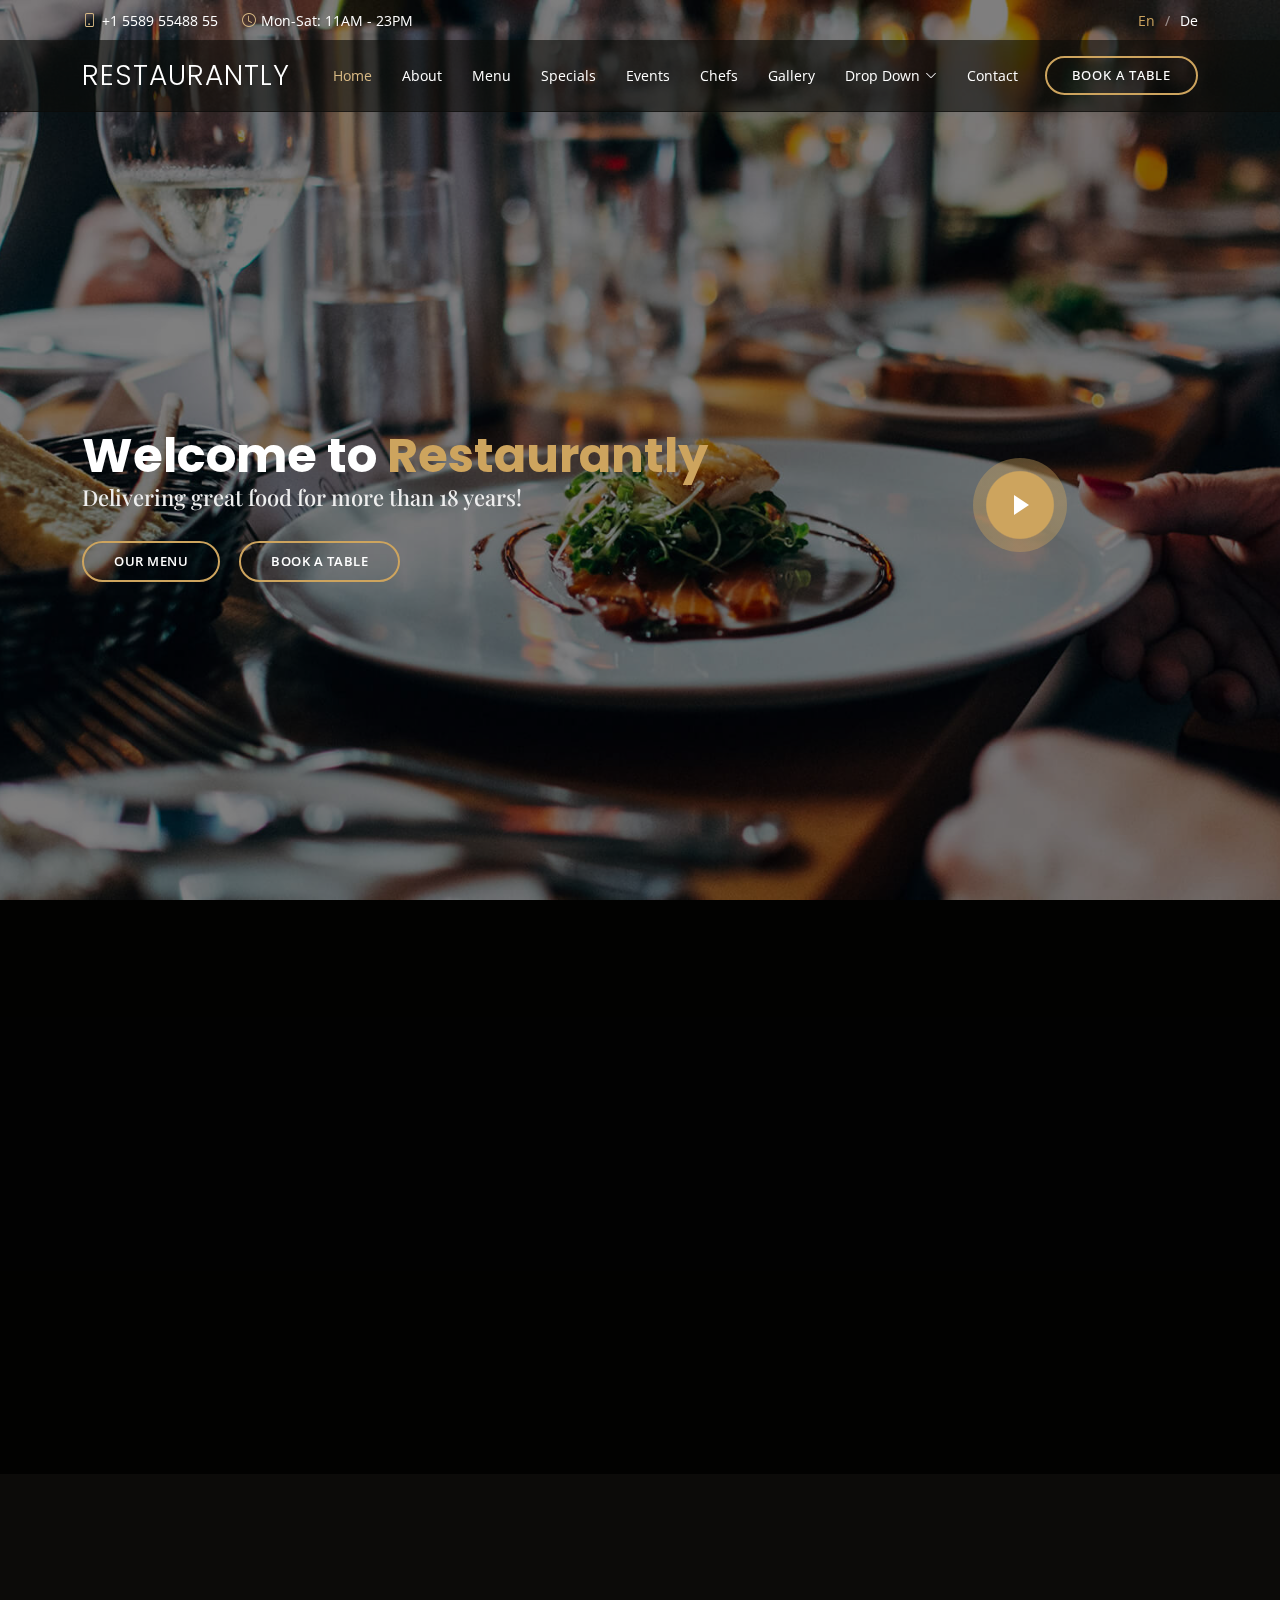
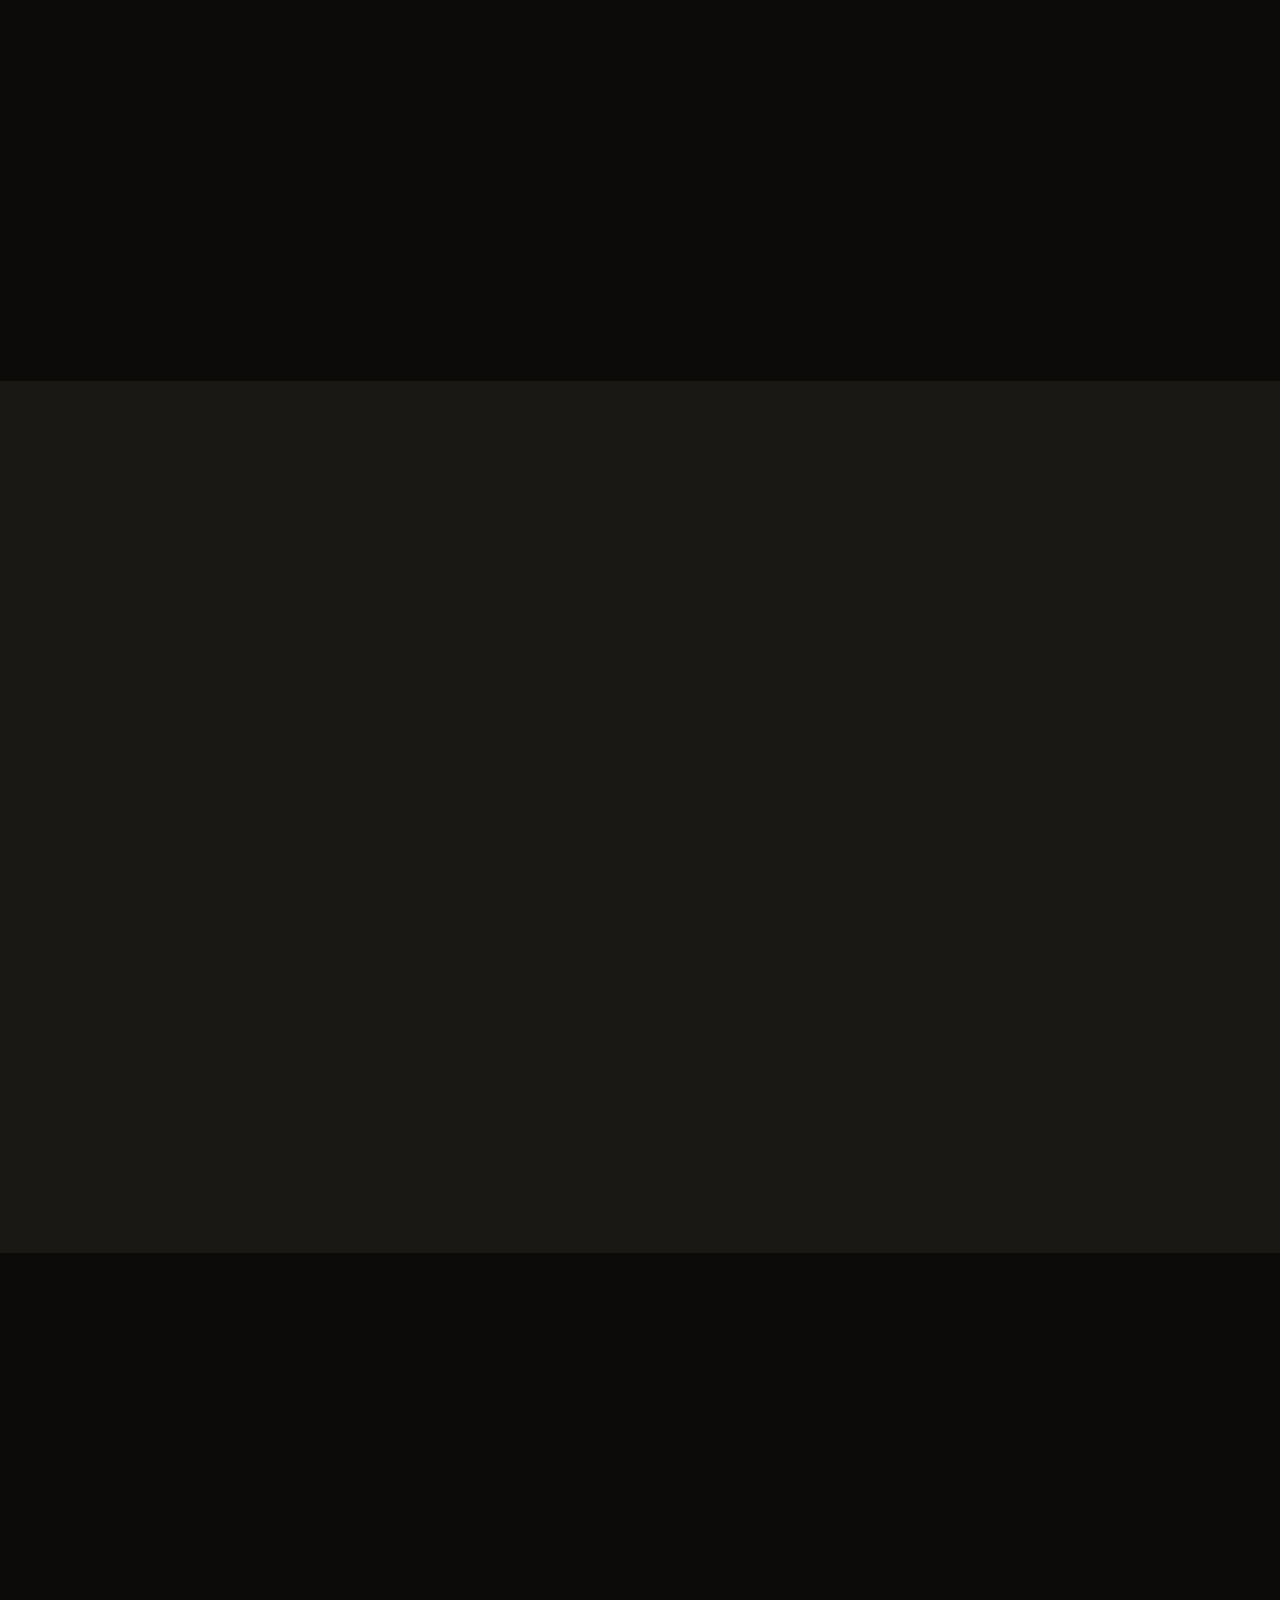
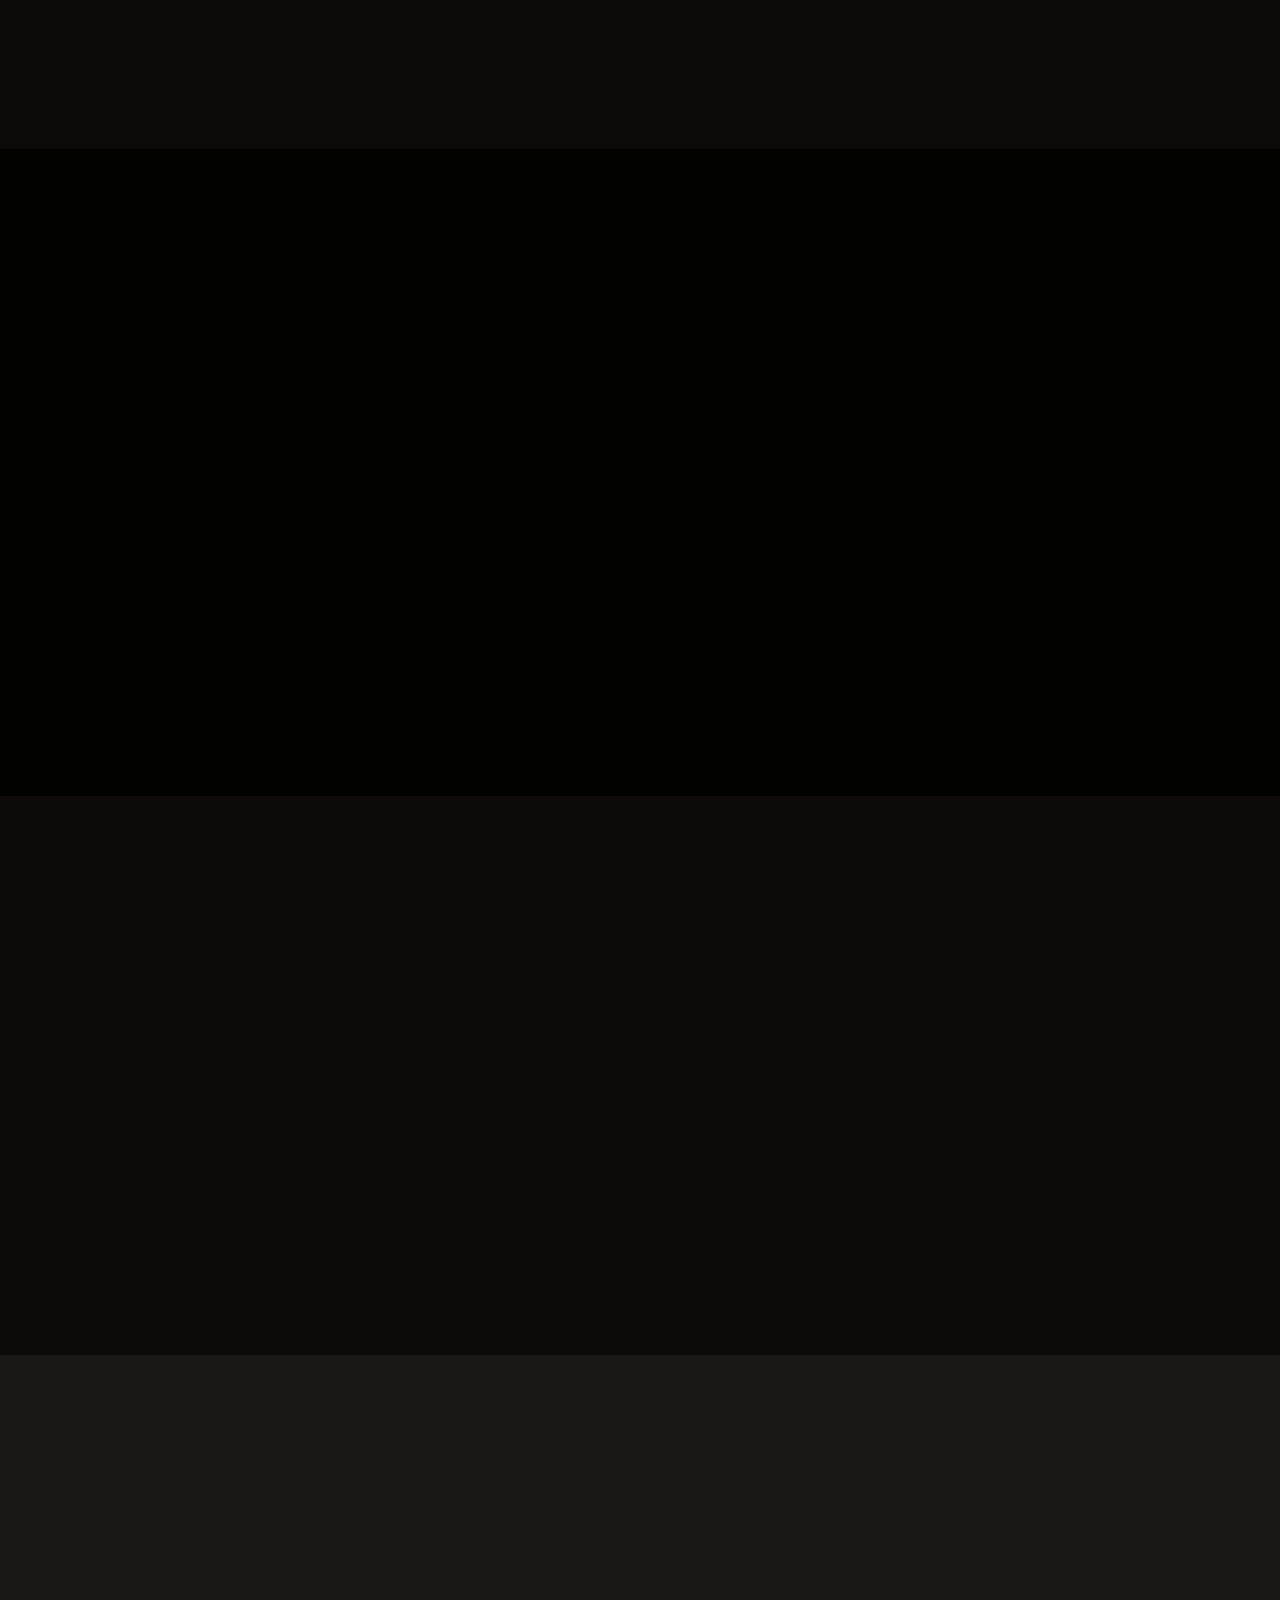
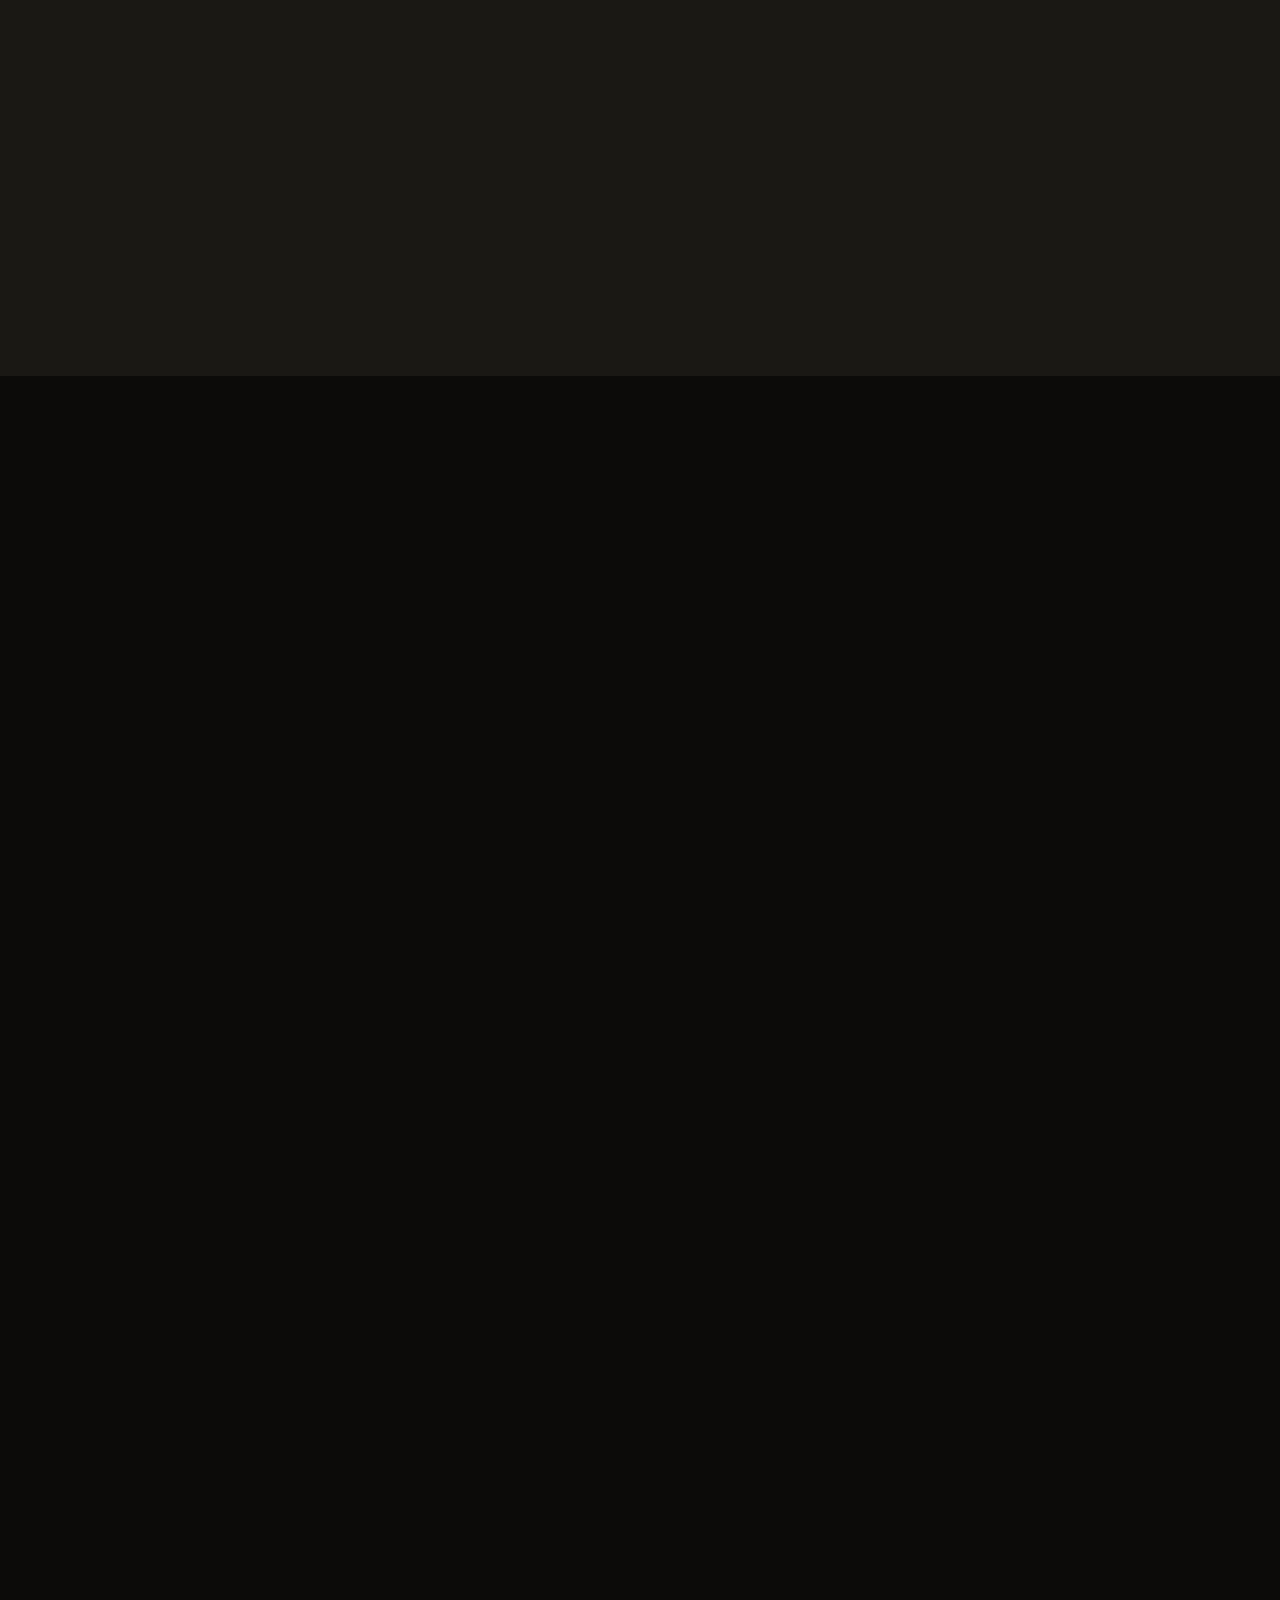
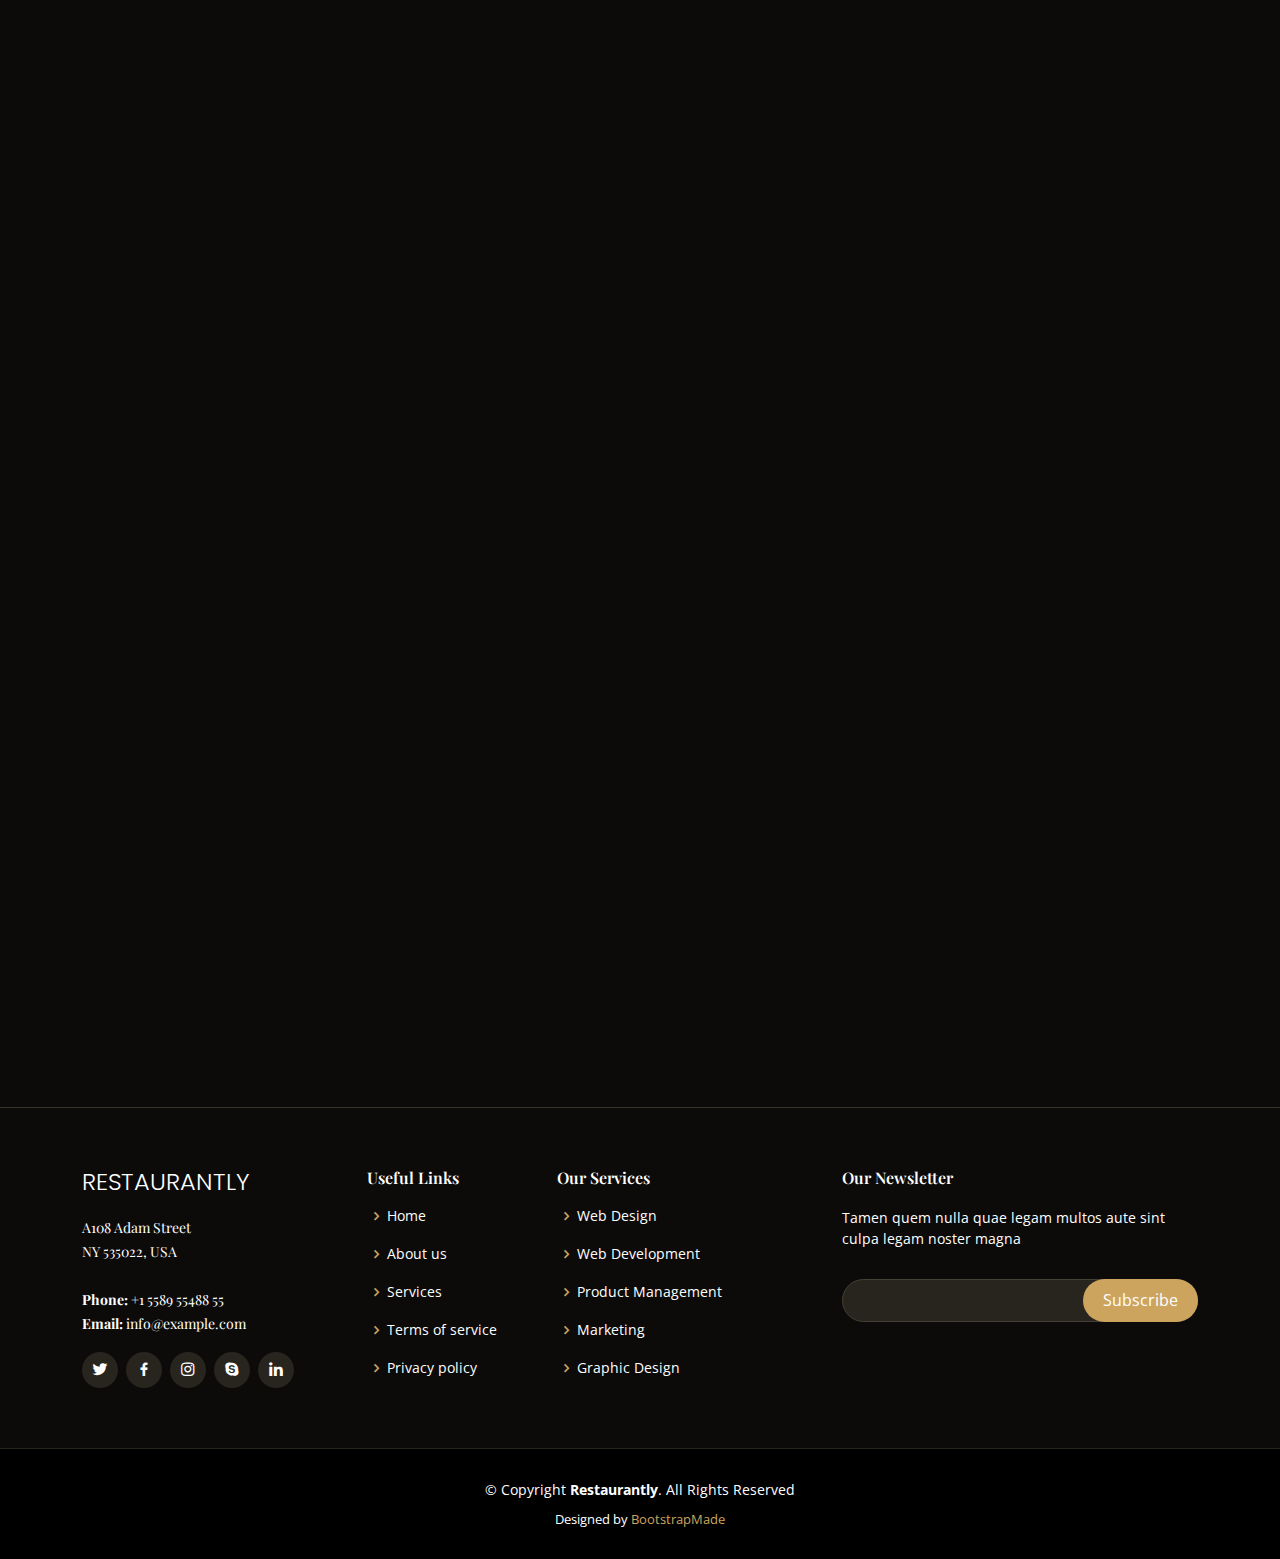
<file: Restaurantly/index.html>
<!DOCTYPE html>
<html lang="en">

<head>
  <meta charset="utf-8">
  <meta content="width=device-width, initial-scale=1.0" name="viewport">

  <title>Restaurantly Bootstrap Template - Index</title>
  <meta content="" name="description">
  <meta content="" name="keywords">

  <!-- Favicons -->
  <link href="assets/img/favicon.png" rel="icon">
  <link href="assets/img/apple-touch-icon.png" rel="apple-touch-icon">

  <!-- Google Fonts -->
  <link href="https://fonts.googleapis.com/css?family=Open+Sans:300,300i,400,400i,600,600i,700,700i|Playfair+Display:ital,wght@0,400;0,500;0,600;0,700;1,400;1,500;1,600;1,700|Poppins:300,300i,400,400i,500,500i,600,600i,700,700i" rel="stylesheet">

  <!-- Vendor CSS Files -->
  <link href="assets/vendor/animate.css/animate.min.css" rel="stylesheet">
  <link href="assets/vendor/aos/aos.css" rel="stylesheet">
  <link href="assets/vendor/bootstrap/css/bootstrap.min.css" rel="stylesheet">
  <link href="assets/vendor/bootstrap-icons/bootstrap-icons.css" rel="stylesheet">
  <link href="assets/vendor/boxicons/css/boxicons.min.css" rel="stylesheet">
  <link href="assets/vendor/glightbox/css/glightbox.min.css" rel="stylesheet">
  <link href="assets/vendor/swiper/swiper-bundle.min.css" rel="stylesheet">

  <!-- Template Main CSS File -->
  <link href="assets/css/style.css" rel="stylesheet">

  <!-- =======================================================
  * Template Name: Restaurantly - v3.1.0
  * Template URL: https://bootstrapmade.com/restaurantly-restaurant-template/
  * Author: BootstrapMade.com
  * License: https://bootstrapmade.com/license/
  ======================================================== -->
</head>

<body>

  <!-- ======= Top Bar ======= -->
  <div id="topbar" class="d-flex align-items-center fixed-top">
    <div class="container d-flex justify-content-center justify-content-md-between">

      <div class="contact-info d-flex align-items-center">
        <i class="bi bi-phone d-flex align-items-center"><span>+1 5589 55488 55</span></i>
        <i class="bi bi-clock d-flex align-items-center ms-4"><span> Mon-Sat: 11AM - 23PM</span></i>
      </div>

      <div class="languages d-none d-md-flex align-items-center">
        <ul>
          <li>En</li>
          <li><a href="#">De</a></li>
        </ul>
      </div>
    </div>
  </div>

  <!-- ======= Header ======= -->
  <header id="header" class="fixed-top d-flex align-items-cente">
    <div class="container-fluid container-xl d-flex align-items-center justify-content-lg-between">

      <h1 class="logo me-auto me-lg-0"><a href="index.html">Restaurantly</a></h1>
      <!-- Uncomment below if you prefer to use an image logo -->
      <!-- <a href="index.html" class="logo me-auto me-lg-0"><img src="assets/img/logo.png" alt="" class="img-fluid"></a>-->

      <nav id="navbar" class="navbar order-last order-lg-0">
        <ul>
          <li><a class="nav-link scrollto active" href="#hero">Home</a></li>
          <li><a class="nav-link scrollto" href="#about">About</a></li>
          <li><a class="nav-link scrollto" href="#menu">Menu</a></li>
          <li><a class="nav-link scrollto" href="#specials">Specials</a></li>
          <li><a class="nav-link scrollto" href="#events">Events</a></li>
          <li><a class="nav-link scrollto" href="#chefs">Chefs</a></li>
          <li><a class="nav-link scrollto" href="#gallery">Gallery</a></li>
          <li class="dropdown"><a href="#"><span>Drop Down</span> <i class="bi bi-chevron-down"></i></a>
            <ul>
              <li><a href="#">Drop Down 1</a></li>
              <li class="dropdown"><a href="#"><span>Deep Drop Down</span> <i class="bi bi-chevron-right"></i></a>
                <ul>
                  <li><a href="#">Deep Drop Down 1</a></li>
                  <li><a href="#">Deep Drop Down 2</a></li>
                  <li><a href="#">Deep Drop Down 3</a></li>
                  <li><a href="#">Deep Drop Down 4</a></li>
                  <li><a href="#">Deep Drop Down 5</a></li>
                </ul>
              </li>
              <li><a href="#">Drop Down 2</a></li>
              <li><a href="#">Drop Down 3</a></li>
              <li><a href="#">Drop Down 4</a></li>
            </ul>
          </li>
          <li><a class="nav-link scrollto" href="#contact">Contact</a></li>
        </ul>
        <i class="bi bi-list mobile-nav-toggle"></i>
      </nav><!-- .navbar -->
      <a href="#book-a-table" class="book-a-table-btn scrollto d-none d-lg-flex">Book a table</a>

    </div>
  </header><!-- End Header -->

  <!-- ======= Hero Section ======= -->
  <section id="hero" class="d-flex align-items-center">
    <div class="container position-relative text-center text-lg-start" data-aos="zoom-in" data-aos-delay="100">
      <div class="row">
        <div class="col-lg-8">
          <h1>Welcome to <span>Restaurantly</span></h1>
          <h2>Delivering great food for more than 18 years!</h2>

          <div class="btns">
            <a href="#menu" class="btn-menu animated fadeInUp scrollto">Our Menu</a>
            <a href="#book-a-table" class="btn-book animated fadeInUp scrollto">Book a Table</a>
          </div>
        </div>
        <div class="col-lg-4 d-flex align-items-center justify-content-center position-relative" data-aos="zoom-in" data-aos-delay="200">
          <a href="https://www.youtube.com/watch?v=GlrxcuEDyF8" class="glightbox play-btn"></a>
        </div>

      </div>
    </div>
  </section><!-- End Hero -->

  <main id="main">

    <!-- ======= About Section ======= -->
    <section id="about" class="about">
      <div class="container" data-aos="fade-up">

        <div class="row">
          <div class="col-lg-6 order-1 order-lg-2" data-aos="zoom-in" data-aos-delay="100">
            <div class="about-img">
              <img src="assets/img/about.jpg" alt="">
            </div>
          </div>
          <div class="col-lg-6 pt-4 pt-lg-0 order-2 order-lg-1 content">
            <h3>Voluptatem dignissimos provident quasi corporis voluptates sit assumenda.</h3>
            <p class="fst-italic">
              Lorem ipsum dolor sit amet, consectetur adipiscing elit, sed do eiusmod tempor incididunt ut labore et dolore
              magna aliqua.
            </p>
            <ul>
              <li><i class="bi bi-check-circle"></i> Ullamco laboris nisi ut aliquip ex ea commodo consequat.</li>
              <li><i class="bi bi-check-circle"></i> Duis aute irure dolor in reprehenderit in voluptate velit.</li>
              <li><i class="bi bi-check-circle"></i> Ullamco laboris nisi ut aliquip ex ea commodo consequat. Duis aute irure dolor in reprehenderit in voluptate trideta storacalaperda mastiro dolore eu fugiat nulla pariatur.</li>
            </ul>
            <p>
              Ullamco laboris nisi ut aliquip ex ea commodo consequat. Duis aute irure dolor in reprehenderit in voluptate
              velit esse cillum dolore eu fugiat nulla pariatur. Excepteur sint occaecat cupidatat non proident, sunt in
              culpa qui officia deserunt mollit anim id est laborum
            </p>
          </div>
        </div>

      </div>
    </section><!-- End About Section -->

    <!-- ======= Why Us Section ======= -->
    <section id="why-us" class="why-us">
      <div class="container" data-aos="fade-up">

        <div class="section-title">
          <h2>Why Us</h2>
          <p>Why Choose Our Restaurant</p>
        </div>

        <div class="row">

          <div class="col-lg-4">
            <div class="box" data-aos="zoom-in" data-aos-delay="100">
              <span>01</span>
              <h4>Lorem Ipsum</h4>
              <p>Ulamco laboris nisi ut aliquip ex ea commodo consequat. Et consectetur ducimus vero placeat</p>
            </div>
          </div>

          <div class="col-lg-4 mt-4 mt-lg-0">
            <div class="box" data-aos="zoom-in" data-aos-delay="200">
              <span>02</span>
              <h4>Repellat Nihil</h4>
              <p>Dolorem est fugiat occaecati voluptate velit esse. Dicta veritatis dolor quod et vel dire leno para dest</p>
            </div>
          </div>

          <div class="col-lg-4 mt-4 mt-lg-0">
            <div class="box" data-aos="zoom-in" data-aos-delay="300">
              <span>03</span>
              <h4> Ad ad velit qui</h4>
              <p>Molestiae officiis omnis illo asperiores. Aut doloribus vitae sunt debitis quo vel nam quis</p>
            </div>
          </div>

        </div>

      </div>
    </section><!-- End Why Us Section -->

    <!-- ======= Menu Section ======= -->
    <section id="menu" class="menu section-bg">
      <div class="container" data-aos="fade-up">

        <div class="section-title">
          <h2>Menu</h2>
          <p>Check Our Tasty Menu</p>
        </div>

        <div class="row" data-aos="fade-up" data-aos-delay="100">
          <div class="col-lg-12 d-flex justify-content-center">
            <ul id="menu-flters">
              <li data-filter="*" class="filter-active">All</li>
              <li data-filter=".filter-starters">Starters</li>
              <li data-filter=".filter-salads">Salads</li>
              <li data-filter=".filter-specialty">Specialty</li>
            </ul>
          </div>
        </div>

        <div class="row menu-container" data-aos="fade-up" data-aos-delay="200">

          <div class="col-lg-6 menu-item filter-starters">
            <img src="assets/img/menu/lobster-bisque.jpg" class="menu-img" alt="">
            <div class="menu-content">
              <a href="#">Lobster Bisque</a><span>$5.95</span>
            </div>
            <div class="menu-ingredients">
              Lorem, deren, trataro, filede, nerada
            </div>
          </div>

          <div class="col-lg-6 menu-item filter-specialty">
            <img src="assets/img/menu/bread-barrel.jpg" class="menu-img" alt="">
            <div class="menu-content">
              <a href="#">Bread Barrel</a><span>$6.95</span>
            </div>
            <div class="menu-ingredients">
              Lorem, deren, trataro, filede, nerada
            </div>
          </div>

          <div class="col-lg-6 menu-item filter-starters">
            <img src="assets/img/menu/cake.jpg" class="menu-img" alt="">
            <div class="menu-content">
              <a href="#">Crab Cake</a><span>$7.95</span>
            </div>
            <div class="menu-ingredients">
              A delicate crab cake served on a toasted roll with lettuce and tartar sauce
            </div>
          </div>

          <div class="col-lg-6 menu-item filter-salads">
            <img src="assets/img/menu/caesar.jpg" class="menu-img" alt="">
            <div class="menu-content">
              <a href="#">Caesar Selections</a><span>$8.95</span>
            </div>
            <div class="menu-ingredients">
              Lorem, deren, trataro, filede, nerada
            </div>
          </div>

          <div class="col-lg-6 menu-item filter-specialty">
            <img src="assets/img/menu/tuscan-grilled.jpg" class="menu-img" alt="">
            <div class="menu-content">
              <a href="#">Tuscan Grilled</a><span>$9.95</span>
            </div>
            <div class="menu-ingredients">
              Grilled chicken with provolone, artichoke hearts, and roasted red pesto
            </div>
          </div>

          <div class="col-lg-6 menu-item filter-starters">
            <img src="assets/img/menu/mozzarella.jpg" class="menu-img" alt="">
            <div class="menu-content">
              <a href="#">Mozzarella Stick</a><span>$4.95</span>
            </div>
            <div class="menu-ingredients">
              Lorem, deren, trataro, filede, nerada
            </div>
          </div>

          <div class="col-lg-6 menu-item filter-salads">
            <img src="assets/img/menu/greek-salad.jpg" class="menu-img" alt="">
            <div class="menu-content">
              <a href="#">Greek Salad</a><span>$9.95</span>
            </div>
            <div class="menu-ingredients">
              Fresh spinach, crisp romaine, tomatoes, and Greek olives
            </div>
          </div>

          <div class="col-lg-6 menu-item filter-salads">
            <img src="assets/img/menu/spinach-salad.jpg" class="menu-img" alt="">
            <div class="menu-content">
              <a href="#">Spinach Salad</a><span>$9.95</span>
            </div>
            <div class="menu-ingredients">
              Fresh spinach with mushrooms, hard boiled egg, and warm bacon vinaigrette
            </div>
          </div>

          <div class="col-lg-6 menu-item filter-specialty">
            <img src="assets/img/menu/lobster-roll.jpg" class="menu-img" alt="">
            <div class="menu-content">
              <a href="#">Lobster Roll</a><span>$12.95</span>
            </div>
            <div class="menu-ingredients">
              Plump lobster meat, mayo and crisp lettuce on a toasted bulky roll
            </div>
          </div>

        </div>

      </div>
    </section><!-- End Menu Section -->

    <!-- ======= Specials Section ======= -->
    <section id="specials" class="specials">
      <div class="container" data-aos="fade-up">

        <div class="section-title">
          <h2>Specials</h2>
          <p>Check Our Specials</p>
        </div>

        <div class="row" data-aos="fade-up" data-aos-delay="100">
          <div class="col-lg-3">
            <ul class="nav nav-tabs flex-column">
              <li class="nav-item">
                <a class="nav-link active show" data-bs-toggle="tab" href="#tab-1">Modi sit est</a>
              </li>
              <li class="nav-item">
                <a class="nav-link" data-bs-toggle="tab" href="#tab-2">Unde praesentium sed</a>
              </li>
              <li class="nav-item">
                <a class="nav-link" data-bs-toggle="tab" href="#tab-3">Pariatur explicabo vel</a>
              </li>
              <li class="nav-item">
                <a class="nav-link" data-bs-toggle="tab" href="#tab-4">Nostrum qui quasi</a>
              </li>
              <li class="nav-item">
                <a class="nav-link" data-bs-toggle="tab" href="#tab-5">Iusto ut expedita aut</a>
              </li>
            </ul>
          </div>
          <div class="col-lg-9 mt-4 mt-lg-0">
            <div class="tab-content">
              <div class="tab-pane active show" id="tab-1">
                <div class="row">
                  <div class="col-lg-8 details order-2 order-lg-1">
                    <h3>Architecto ut aperiam autem id</h3>
                    <p class="fst-italic">Qui laudantium consequatur laborum sit qui ad sapiente dila parde sonata raqer a videna mareta paulona marka</p>
                    <p>Et nobis maiores eius. Voluptatibus ut enim blanditiis atque harum sint. Laborum eos ipsum ipsa odit magni. Incidunt hic ut molestiae aut qui. Est repellat minima eveniet eius et quis magni nihil. Consequatur dolorem quaerat quos qui similique accusamus nostrum rem vero</p>
                  </div>
                  <div class="col-lg-4 text-center order-1 order-lg-2">
                    <img src="assets/img/specials-1.png" alt="" class="img-fluid">
                  </div>
                </div>
              </div>
              <div class="tab-pane" id="tab-2">
                <div class="row">
                  <div class="col-lg-8 details order-2 order-lg-1">
                    <h3>Et blanditiis nemo veritatis excepturi</h3>
                    <p class="fst-italic">Qui laudantium consequatur laborum sit qui ad sapiente dila parde sonata raqer a videna mareta paulona marka</p>
                    <p>Ea ipsum voluptatem consequatur quis est. Illum error ullam omnis quia et reiciendis sunt sunt est. Non aliquid repellendus itaque accusamus eius et velit ipsa voluptates. Optio nesciunt eaque beatae accusamus lerode pakto madirna desera vafle de nideran pal</p>
                  </div>
                  <div class="col-lg-4 text-center order-1 order-lg-2">
                    <img src="assets/img/specials-2.png" alt="" class="img-fluid">
                  </div>
                </div>
              </div>
              <div class="tab-pane" id="tab-3">
                <div class="row">
                  <div class="col-lg-8 details order-2 order-lg-1">
                    <h3>Impedit facilis occaecati odio neque aperiam sit</h3>
                    <p class="fst-italic">Eos voluptatibus quo. Odio similique illum id quidem non enim fuga. Qui natus non sunt dicta dolor et. In asperiores velit quaerat perferendis aut</p>
                    <p>Iure officiis odit rerum. Harum sequi eum illum corrupti culpa veritatis quisquam. Neque necessitatibus illo rerum eum ut. Commodi ipsam minima molestiae sed laboriosam a iste odio. Earum odit nesciunt fugiat sit ullam. Soluta et harum voluptatem optio quae</p>
                  </div>
                  <div class="col-lg-4 text-center order-1 order-lg-2">
                    <img src="assets/img/specials-3.png" alt="" class="img-fluid">
                  </div>
                </div>
              </div>
              <div class="tab-pane" id="tab-4">
                <div class="row">
                  <div class="col-lg-8 details order-2 order-lg-1">
                    <h3>Fuga dolores inventore laboriosam ut est accusamus laboriosam dolore</h3>
                    <p class="fst-italic">Totam aperiam accusamus. Repellat consequuntur iure voluptas iure porro quis delectus</p>
                    <p>Eaque consequuntur consequuntur libero expedita in voluptas. Nostrum ipsam necessitatibus aliquam fugiat debitis quis velit. Eum ex maxime error in consequatur corporis atque. Eligendi asperiores sed qui veritatis aperiam quia a laborum inventore</p>
                  </div>
                  <div class="col-lg-4 text-center order-1 order-lg-2">
                    <img src="assets/img/specials-4.png" alt="" class="img-fluid">
                  </div>
                </div>
              </div>
              <div class="tab-pane" id="tab-5">
                <div class="row">
                  <div class="col-lg-8 details order-2 order-lg-1">
                    <h3>Est eveniet ipsam sindera pad rone matrelat sando reda</h3>
                    <p class="fst-italic">Omnis blanditiis saepe eos autem qui sunt debitis porro quia.</p>
                    <p>Exercitationem nostrum omnis. Ut reiciendis repudiandae minus. Omnis recusandae ut non quam ut quod eius qui. Ipsum quia odit vero atque qui quibusdam amet. Occaecati sed est sint aut vitae molestiae voluptate vel</p>
                  </div>
                  <div class="col-lg-4 text-center order-1 order-lg-2">
                    <img src="assets/img/specials-5.png" alt="" class="img-fluid">
                  </div>
                </div>
              </div>
            </div>
          </div>
        </div>

      </div>
    </section><!-- End Specials Section -->

    <!-- ======= Events Section ======= -->
    <section id="events" class="events">
      <div class="container" data-aos="fade-up">

        <div class="section-title">
          <h2>Events</h2>
          <p>Organize Your Events in our Restaurant</p>
        </div>

        <div class="events-slider swiper-container" data-aos="fade-up" data-aos-delay="100">
          <div class="swiper-wrapper">

            <div class="swiper-slide">
              <div class="row event-item">
                <div class="col-lg-6">
                  <img src="assets/img/event-birthday.jpg" class="img-fluid" alt="">
                </div>
                <div class="col-lg-6 pt-4 pt-lg-0 content">
                  <h3>Birthday Parties</h3>
                  <div class="price">
                    <p><span>$189</span></p>
                  </div>
                  <p class="fst-italic">
                    Lorem ipsum dolor sit amet, consectetur adipiscing elit, sed do eiusmod tempor incididunt ut labore et dolore
                    magna aliqua.
                  </p>
                  <ul>
                    <li><i class="bi bi-check-circled"></i> Ullamco laboris nisi ut aliquip ex ea commodo consequat.</li>
                    <li><i class="bi bi-check-circled"></i> Duis aute irure dolor in reprehenderit in voluptate velit.</li>
                    <li><i class="bi bi-check-circled"></i> Ullamco laboris nisi ut aliquip ex ea commodo consequat.</li>
                  </ul>
                  <p>
                    Ullamco laboris nisi ut aliquip ex ea commodo consequat. Duis aute irure dolor in reprehenderit in voluptate
                    velit esse cillum dolore eu fugiat nulla pariatur
                  </p>
                </div>
              </div>
            </div><!-- End testimonial item -->

            <div class="swiper-slide">
              <div class="row event-item">
                <div class="col-lg-6">
                  <img src="assets/img/event-private.jpg" class="img-fluid" alt="">
                </div>
                <div class="col-lg-6 pt-4 pt-lg-0 content">
                  <h3>Private Parties</h3>
                  <div class="price">
                    <p><span>$290</span></p>
                  </div>
                  <p class="fst-italic">
                    Lorem ipsum dolor sit amet, consectetur adipiscing elit, sed do eiusmod tempor incididunt ut labore et dolore
                    magna aliqua.
                  </p>
                  <ul>
                    <li><i class="bi bi-check-circled"></i> Ullamco laboris nisi ut aliquip ex ea commodo consequat.</li>
                    <li><i class="bi bi-check-circled"></i> Duis aute irure dolor in reprehenderit in voluptate velit.</li>
                    <li><i class="bi bi-check-circled"></i> Ullamco laboris nisi ut aliquip ex ea commodo consequat.</li>
                  </ul>
                  <p>
                    Ullamco laboris nisi ut aliquip ex ea commodo consequat. Duis aute irure dolor in reprehenderit in voluptate
                    velit esse cillum dolore eu fugiat nulla pariatur
                  </p>
                </div>
              </div>
            </div><!-- End testimonial item -->

            <div class="swiper-slide">
              <div class="row event-item">
                <div class="col-lg-6">
                  <img src="assets/img/event-custom.jpg" class="img-fluid" alt="">
                </div>
                <div class="col-lg-6 pt-4 pt-lg-0 content">
                  <h3>Custom Parties</h3>
                  <div class="price">
                    <p><span>$99</span></p>
                  </div>
                  <p class="fst-italic">
                    Lorem ipsum dolor sit amet, consectetur adipiscing elit, sed do eiusmod tempor incididunt ut labore et dolore
                    magna aliqua.
                  </p>
                  <ul>
                    <li><i class="bi bi-check-circled"></i> Ullamco laboris nisi ut aliquip ex ea commodo consequat.</li>
                    <li><i class="bi bi-check-circled"></i> Duis aute irure dolor in reprehenderit in voluptate velit.</li>
                    <li><i class="bi bi-check-circled"></i> Ullamco laboris nisi ut aliquip ex ea commodo consequat.</li>
                  </ul>
                  <p>
                    Ullamco laboris nisi ut aliquip ex ea commodo consequat. Duis aute irure dolor in reprehenderit in voluptate
                    velit esse cillum dolore eu fugiat nulla pariatur
                  </p>
                </div>
              </div>
            </div><!-- End testimonial item -->

          </div>
          <div class="swiper-pagination"></div>
        </div>

      </div>
    </section><!-- End Events Section -->

    <!-- ======= Book A Table Section ======= -->
    <section id="book-a-table" class="book-a-table">
      <div class="container" data-aos="fade-up">

        <div class="section-title">
          <h2>Reservation</h2>
          <p>Book a Table</p>
        </div>

        <form action="forms/book-a-table.php" method="post" role="form" class="php-email-form" data-aos="fade-up" data-aos-delay="100">
          <div class="row">
            <div class="col-lg-4 col-md-6 form-group">
              <input type="text" name="name" class="form-control" id="name" placeholder="Your Name" data-rule="minlen:4" data-msg="Please enter at least 4 chars">
              <div class="validate"></div>
            </div>
            <div class="col-lg-4 col-md-6 form-group mt-3 mt-md-0">
              <input type="email" class="form-control" name="email" id="email" placeholder="Your Email" data-rule="email" data-msg="Please enter a valid email">
              <div class="validate"></div>
            </div>
            <div class="col-lg-4 col-md-6 form-group mt-3 mt-md-0">
              <input type="text" class="form-control" name="phone" id="phone" placeholder="Your Phone" data-rule="minlen:4" data-msg="Please enter at least 4 chars">
              <div class="validate"></div>
            </div>
            <div class="col-lg-4 col-md-6 form-group mt-3">
              <input type="text" name="date" class="form-control" id="date" placeholder="Date" data-rule="minlen:4" data-msg="Please enter at least 4 chars">
              <div class="validate"></div>
            </div>
            <div class="col-lg-4 col-md-6 form-group mt-3">
              <input type="text" class="form-control" name="time" id="time" placeholder="Time" data-rule="minlen:4" data-msg="Please enter at least 4 chars">
              <div class="validate"></div>
            </div>
            <div class="col-lg-4 col-md-6 form-group mt-3">
              <input type="number" class="form-control" name="people" id="people" placeholder="# of people" data-rule="minlen:1" data-msg="Please enter at least 1 chars">
              <div class="validate"></div>
            </div>
          </div>
          <div class="form-group mt-3">
            <textarea class="form-control" name="message" rows="5" placeholder="Message"></textarea>
            <div class="validate"></div>
          </div>
          <div class="mb-3">
            <div class="loading">Loading</div>
            <div class="error-message"></div>
            <div class="sent-message">Your booking request was sent. We will call back or send an Email to confirm your reservation. Thank you!</div>
          </div>
          <div class="text-center"><button type="submit">Book a Table</button></div>
        </form>

      </div>
    </section><!-- End Book A Table Section -->

    <!-- ======= Testimonials Section ======= -->
    <section id="testimonials" class="testimonials section-bg">
      <div class="container" data-aos="fade-up">

        <div class="section-title">
          <h2>Testimonials</h2>
          <p>What they're saying about us</p>
        </div>

        <div class="testimonials-slider swiper-container" data-aos="fade-up" data-aos-delay="100">
          <div class="swiper-wrapper">

            <div class="swiper-slide">
              <div class="testimonial-item">
                <p>
                  <i class="bx bxs-quote-alt-left quote-icon-left"></i>
                  Proin iaculis purus consequat sem cure digni ssim donec porttitora entum suscipit rhoncus. Accusantium quam, ultricies eget id, aliquam eget nibh et. Maecen aliquam, risus at semper.
                  <i class="bx bxs-quote-alt-right quote-icon-right"></i>
                </p>
                <img src="assets/img/testimonials/testimonials-1.jpg" class="testimonial-img" alt="">
                <h3>Saul Goodman</h3>
                <h4>Ceo &amp; Founder</h4>
              </div>
            </div><!-- End testimonial item -->

            <div class="swiper-slide">
              <div class="testimonial-item">
                <p>
                  <i class="bx bxs-quote-alt-left quote-icon-left"></i>
                  Export tempor illum tamen malis malis eram quae irure esse labore quem cillum quid cillum eram malis quorum velit fore eram velit sunt aliqua noster fugiat irure amet legam anim culpa.
                  <i class="bx bxs-quote-alt-right quote-icon-right"></i>
                </p>
                <img src="assets/img/testimonials/testimonials-2.jpg" class="testimonial-img" alt="">
                <h3>Sara Wilsson</h3>
                <h4>Designer</h4>
              </div>
            </div><!-- End testimonial item -->

            <div class="swiper-slide">
              <div class="testimonial-item">
                <p>
                  <i class="bx bxs-quote-alt-left quote-icon-left"></i>
                  Enim nisi quem export duis labore cillum quae magna enim sint quorum nulla quem veniam duis minim tempor labore quem eram duis noster aute amet eram fore quis sint minim.
                  <i class="bx bxs-quote-alt-right quote-icon-right"></i>
                </p>
                <img src="assets/img/testimonials/testimonials-3.jpg" class="testimonial-img" alt="">
                <h3>Jena Karlis</h3>
                <h4>Store Owner</h4>
              </div>
            </div><!-- End testimonial item -->

            <div class="swiper-slide">
              <div class="testimonial-item">
                <p>
                  <i class="bx bxs-quote-alt-left quote-icon-left"></i>
                  Fugiat enim eram quae cillum dolore dolor amet nulla culpa multos export minim fugiat minim velit minim dolor enim duis veniam ipsum anim magna sunt elit fore quem dolore labore illum veniam.
                  <i class="bx bxs-quote-alt-right quote-icon-right"></i>
                </p>
                <img src="assets/img/testimonials/testimonials-4.jpg" class="testimonial-img" alt="">
                <h3>Matt Brandon</h3>
                <h4>Freelancer</h4>
              </div>
            </div><!-- End testimonial item -->

            <div class="swiper-slide">
              <div class="testimonial-item">
                <p>
                  <i class="bx bxs-quote-alt-left quote-icon-left"></i>
                  Quis quorum aliqua sint quem legam fore sunt eram irure aliqua veniam tempor noster veniam enim culpa labore duis sunt culpa nulla illum cillum fugiat legam esse veniam culpa fore nisi cillum quid.
                  <i class="bx bxs-quote-alt-right quote-icon-right"></i>
                </p>
                <img src="assets/img/testimonials/testimonials-5.jpg" class="testimonial-img" alt="">
                <h3>John Larson</h3>
                <h4>Entrepreneur</h4>
              </div>
            </div><!-- End testimonial item -->

          </div>
          <div class="swiper-pagination"></div>
        </div>

      </div>
    </section><!-- End Testimonials Section -->

    <!-- ======= Gallery Section ======= -->
    <section id="gallery" class="gallery">

      <div class="container" data-aos="fade-up">
        <div class="section-title">
          <h2>Gallery</h2>
          <p>Some photos from Our Restaurant</p>
        </div>
      </div>

      <div class="container-fluid" data-aos="fade-up" data-aos-delay="100">

        <div class="row g-0">

          <div class="col-lg-3 col-md-4">
            <div class="gallery-item">
              <a href="assets/img/gallery/gallery-1.jpg" class="gallery-lightbox" data-gall="gallery-item">
                <img src="assets/img/gallery/gallery-1.jpg" alt="" class="img-fluid">
              </a>
            </div>
          </div>

          <div class="col-lg-3 col-md-4">
            <div class="gallery-item">
              <a href="assets/img/gallery/gallery-2.jpg" class="gallery-lightbox" data-gall="gallery-item">
                <img src="assets/img/gallery/gallery-2.jpg" alt="" class="img-fluid">
              </a>
            </div>
          </div>

          <div class="col-lg-3 col-md-4">
            <div class="gallery-item">
              <a href="assets/img/gallery/gallery-3.jpg" class="gallery-lightbox" data-gall="gallery-item">
                <img src="assets/img/gallery/gallery-3.jpg" alt="" class="img-fluid">
              </a>
            </div>
          </div>

          <div class="col-lg-3 col-md-4">
            <div class="gallery-item">
              <a href="assets/img/gallery/gallery-4.jpg" class="gallery-lightbox" data-gall="gallery-item">
                <img src="assets/img/gallery/gallery-4.jpg" alt="" class="img-fluid">
              </a>
            </div>
          </div>

          <div class="col-lg-3 col-md-4">
            <div class="gallery-item">
              <a href="assets/img/gallery/gallery-5.jpg" class="gallery-lightbox" data-gall="gallery-item">
                <img src="assets/img/gallery/gallery-5.jpg" alt="" class="img-fluid">
              </a>
            </div>
          </div>

          <div class="col-lg-3 col-md-4">
            <div class="gallery-item">
              <a href="assets/img/gallery/gallery-6.jpg" class="gallery-lightbox" data-gall="gallery-item">
                <img src="assets/img/gallery/gallery-6.jpg" alt="" class="img-fluid">
              </a>
            </div>
          </div>

          <div class="col-lg-3 col-md-4">
            <div class="gallery-item">
              <a href="assets/img/gallery/gallery-7.jpg" class="gallery-lightbox" data-gall="gallery-item">
                <img src="assets/img/gallery/gallery-7.jpg" alt="" class="img-fluid">
              </a>
            </div>
          </div>

          <div class="col-lg-3 col-md-4">
            <div class="gallery-item">
              <a href="assets/img/gallery/gallery-8.jpg" class="gallery-lightbox" data-gall="gallery-item">
                <img src="assets/img/gallery/gallery-8.jpg" alt="" class="img-fluid">
              </a>
            </div>
          </div>

        </div>

      </div>
    </section><!-- End Gallery Section -->

    <!-- ======= Chefs Section ======= -->
    <section id="chefs" class="chefs">
      <div class="container" data-aos="fade-up">

        <div class="section-title">
          <h2>Chefs</h2>
          <p>Our Proffesional Chefs</p>
        </div>

        <div class="row">

          <div class="col-lg-4 col-md-6">
            <div class="member" data-aos="zoom-in" data-aos-delay="100">
              <img src="assets/img/chefs/chefs-1.jpg" class="img-fluid" alt="">
              <div class="member-info">
                <div class="member-info-content">
                  <h4>Walter White</h4>
                  <span>Master Chef</span>
                </div>
                <div class="social">
                  <a href=""><i class="bi bi-twitter"></i></a>
                  <a href=""><i class="bi bi-facebook"></i></a>
                  <a href=""><i class="bi bi-instagram"></i></a>
                  <a href=""><i class="bi bi-linkedin"></i></a>
                </div>
              </div>
            </div>
          </div>

          <div class="col-lg-4 col-md-6">
            <div class="member" data-aos="zoom-in" data-aos-delay="200">
              <img src="assets/img/chefs/chefs-2.jpg" class="img-fluid" alt="">
              <div class="member-info">
                <div class="member-info-content">
                  <h4>Sarah Jhonson</h4>
                  <span>Patissier</span>
                </div>
                <div class="social">
                  <a href=""><i class="bi bi-twitter"></i></a>
                  <a href=""><i class="bi bi-facebook"></i></a>
                  <a href=""><i class="bi bi-instagram"></i></a>
                  <a href=""><i class="bi bi-linkedin"></i></a>
                </div>
              </div>
            </div>
          </div>

          <div class="col-lg-4 col-md-6">
            <div class="member" data-aos="zoom-in" data-aos-delay="300">
              <img src="assets/img/chefs/chefs-3.jpg" class="img-fluid" alt="">
              <div class="member-info">
                <div class="member-info-content">
                  <h4>William Anderson</h4>
                  <span>Cook</span>
                </div>
                <div class="social">
                  <a href=""><i class="bi bi-twitter"></i></a>
                  <a href=""><i class="bi bi-facebook"></i></a>
                  <a href=""><i class="bi bi-instagram"></i></a>
                  <a href=""><i class="bi bi-linkedin"></i></a>
                </div>
              </div>
            </div>
          </div>

        </div>

      </div>
    </section><!-- End Chefs Section -->

    <!-- ======= Contact Section ======= -->
    <section id="contact" class="contact">
      <div class="container" data-aos="fade-up">

        <div class="section-title">
          <h2>Contact</h2>
          <p>Contact Us</p>
        </div>
      </div>

      <div data-aos="fade-up">
        <iframe style="border:0; width: 100%; height: 350px;" src="https://www.google.com/maps/embed?pb=!1m14!1m8!1m3!1d12097.433213460943!2d-74.0062269!3d40.7101282!3m2!1i1024!2i768!4f13.1!3m3!1m2!1s0x0%3A0xb89d1fe6bc499443!2sDowntown+Conference+Center!5e0!3m2!1smk!2sbg!4v1539943755621" frameborder="0" allowfullscreen></iframe>
      </div>

      <div class="container" data-aos="fade-up">

        <div class="row mt-5">

          <div class="col-lg-4">
            <div class="info">
              <div class="address">
                <i class="bi bi-geo-alt"></i>
                <h4>Location:</h4>
                <p>A108 Adam Street, New York, NY 535022</p>
              </div>

              <div class="open-hours">
                <i class="bi bi-clock"></i>
                <h4>Open Hours:</h4>
                <p>
                  Monday-Saturday:<br>
                  11:00 AM - 2300 PM
                </p>
              </div>

              <div class="email">
                <i class="bi bi-envelope"></i>
                <h4>Email:</h4>
                <p>info@example.com</p>
              </div>

              <div class="phone">
                <i class="bi bi-phone"></i>
                <h4>Call:</h4>
                <p>+1 5589 55488 55s</p>
              </div>

            </div>

          </div>

          <div class="col-lg-8 mt-5 mt-lg-0">

            <form action="forms/contact.php" method="post" role="form" class="php-email-form">
              <div class="row">
                <div class="col-md-6 form-group">
                  <input type="text" name="name" class="form-control" id="name" placeholder="Your Name" required>
                </div>
                <div class="col-md-6 form-group mt-3 mt-md-0">
                  <input type="email" class="form-control" name="email" id="email" placeholder="Your Email" required>
                </div>
              </div>
              <div class="form-group mt-3">
                <input type="text" class="form-control" name="subject" id="subject" placeholder="Subject" required>
              </div>
              <div class="form-group mt-3">
                <textarea class="form-control" name="message" rows="8" placeholder="Message" required></textarea>
              </div>
              <div class="my-3">
                <div class="loading">Loading</div>
                <div class="error-message"></div>
                <div class="sent-message">Your message has been sent. Thank you!</div>
              </div>
              <div class="text-center"><button type="submit">Send Message</button></div>
            </form>

          </div>

        </div>

      </div>
    </section><!-- End Contact Section -->

  </main><!-- End #main -->

  <!-- ======= Footer ======= -->
  <footer id="footer">
    <div class="footer-top">
      <div class="container">
        <div class="row">

          <div class="col-lg-3 col-md-6">
            <div class="footer-info">
              <h3>Restaurantly</h3>
              <p>
                A108 Adam Street <br>
                NY 535022, USA<br><br>
                <strong>Phone:</strong> +1 5589 55488 55<br>
                <strong>Email:</strong> info@example.com<br>
              </p>
              <div class="social-links mt-3">
                <a href="#" class="twitter"><i class="bx bxl-twitter"></i></a>
                <a href="#" class="facebook"><i class="bx bxl-facebook"></i></a>
                <a href="#" class="instagram"><i class="bx bxl-instagram"></i></a>
                <a href="#" class="google-plus"><i class="bx bxl-skype"></i></a>
                <a href="#" class="linkedin"><i class="bx bxl-linkedin"></i></a>
              </div>
            </div>
          </div>

          <div class="col-lg-2 col-md-6 footer-links">
            <h4>Useful Links</h4>
            <ul>
              <li><i class="bx bx-chevron-right"></i> <a href="#">Home</a></li>
              <li><i class="bx bx-chevron-right"></i> <a href="#">About us</a></li>
              <li><i class="bx bx-chevron-right"></i> <a href="#">Services</a></li>
              <li><i class="bx bx-chevron-right"></i> <a href="#">Terms of service</a></li>
              <li><i class="bx bx-chevron-right"></i> <a href="#">Privacy policy</a></li>
            </ul>
          </div>

          <div class="col-lg-3 col-md-6 footer-links">
            <h4>Our Services</h4>
            <ul>
              <li><i class="bx bx-chevron-right"></i> <a href="#">Web Design</a></li>
              <li><i class="bx bx-chevron-right"></i> <a href="#">Web Development</a></li>
              <li><i class="bx bx-chevron-right"></i> <a href="#">Product Management</a></li>
              <li><i class="bx bx-chevron-right"></i> <a href="#">Marketing</a></li>
              <li><i class="bx bx-chevron-right"></i> <a href="#">Graphic Design</a></li>
            </ul>
          </div>

          <div class="col-lg-4 col-md-6 footer-newsletter">
            <h4>Our Newsletter</h4>
            <p>Tamen quem nulla quae legam multos aute sint culpa legam noster magna</p>
            <form action="" method="post">
              <input type="email" name="email"><input type="submit" value="Subscribe">
            </form>

          </div>

        </div>
      </div>
    </div>

    <div class="container">
      <div class="copyright">
        &copy; Copyright <strong><span>Restaurantly</span></strong>. All Rights Reserved
      </div>
      <div class="credits">
        <!-- All the links in the footer should remain intact. -->
        <!-- You can delete the links only if you purchased the pro version. -->
        <!-- Licensing information: https://bootstrapmade.com/license/ -->
        <!-- Purchase the pro version with working PHP/AJAX contact form: https://bootstrapmade.com/restaurantly-restaurant-template/ -->
        Designed by <a href="https://bootstrapmade.com/">BootstrapMade</a>
      </div>
    </div>
  </footer><!-- End Footer -->

  <div id="preloader"></div>
  <a href="#" class="back-to-top d-flex align-items-center justify-content-center"><i class="bi bi-arrow-up-short"></i></a>

  <!-- Vendor JS Files -->
  <script src="assets/vendor/aos/aos.js"></script>
  <script src="assets/vendor/bootstrap/js/bootstrap.bundle.min.js"></script>
  <script src="assets/vendor/glightbox/js/glightbox.min.js"></script>
  <script src="assets/vendor/isotope-layout/isotope.pkgd.min.js"></script>
  <script src="assets/vendor/php-email-form/validate.js"></script>
  <script src="assets/vendor/swiper/swiper-bundle.min.js"></script>

  <!-- Template Main JS File -->
  <script src="assets/js/main.js"></script>

</body>

</html>
</file>
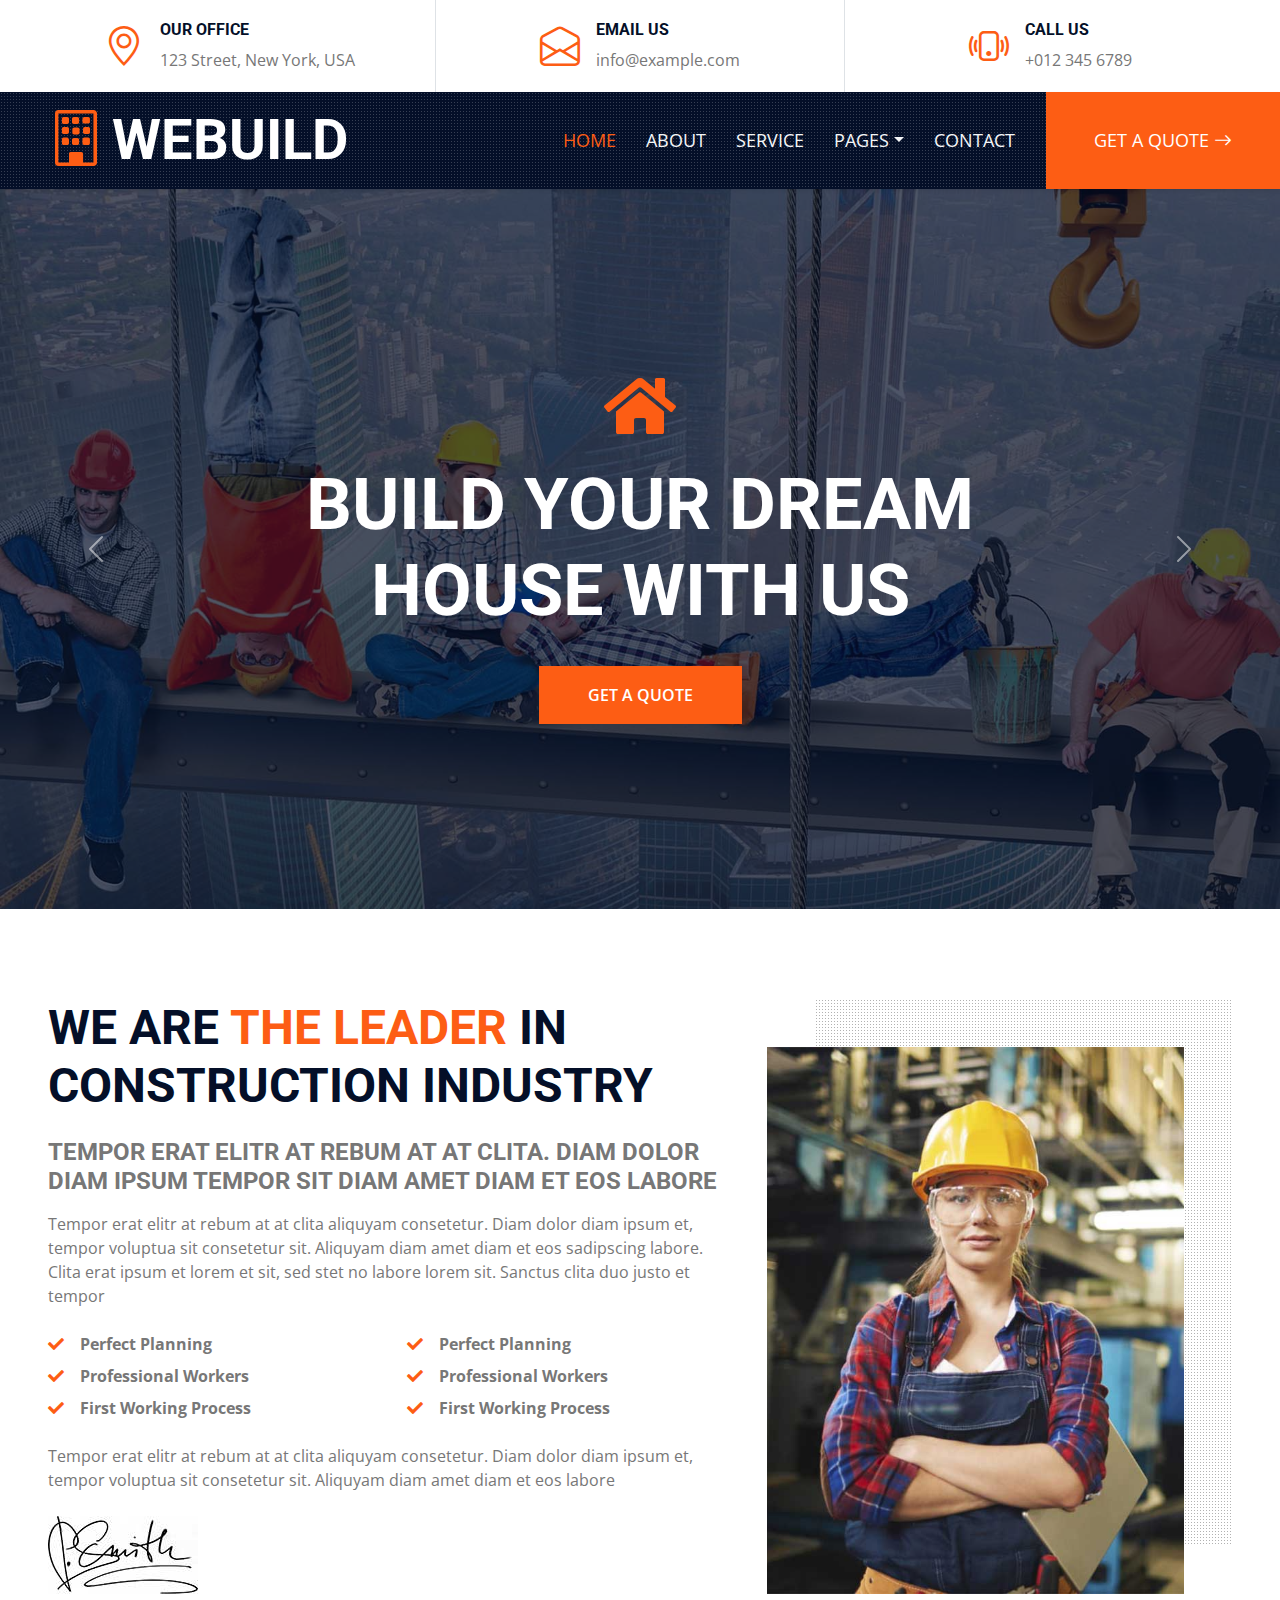
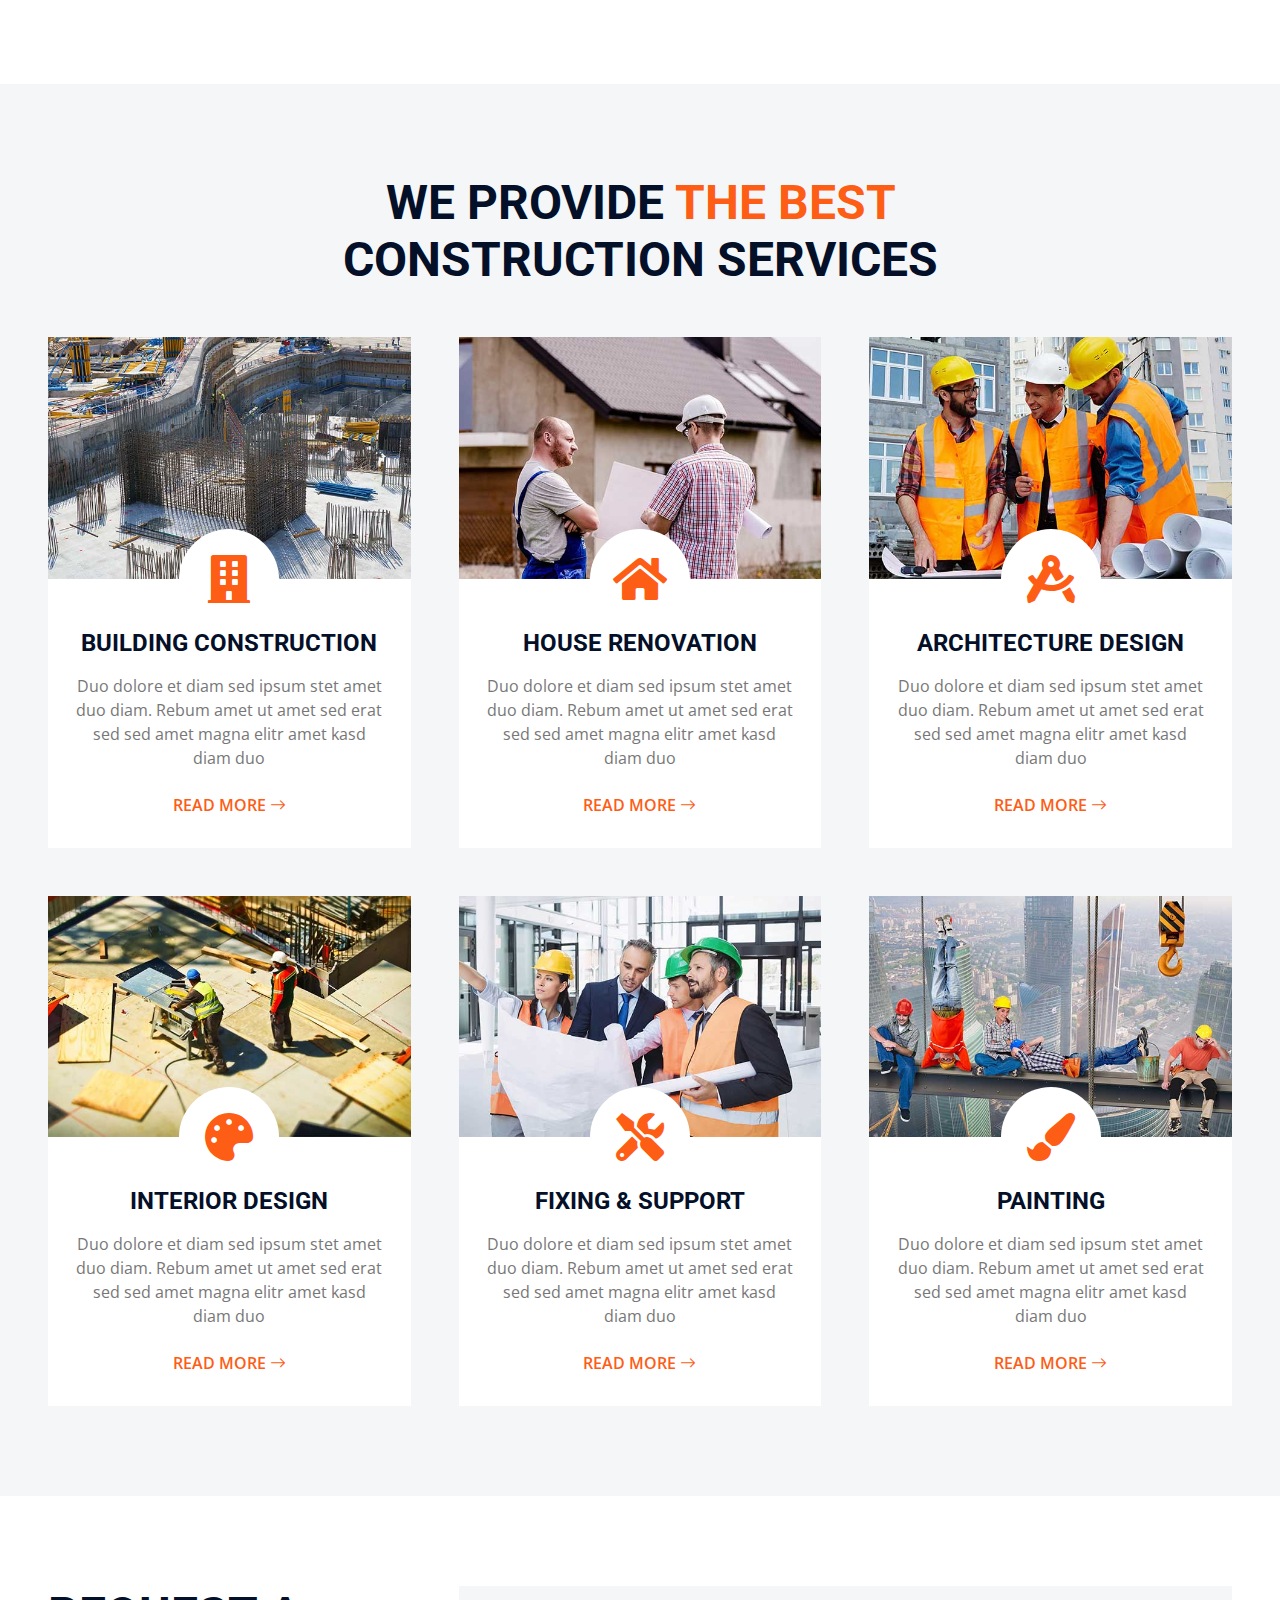
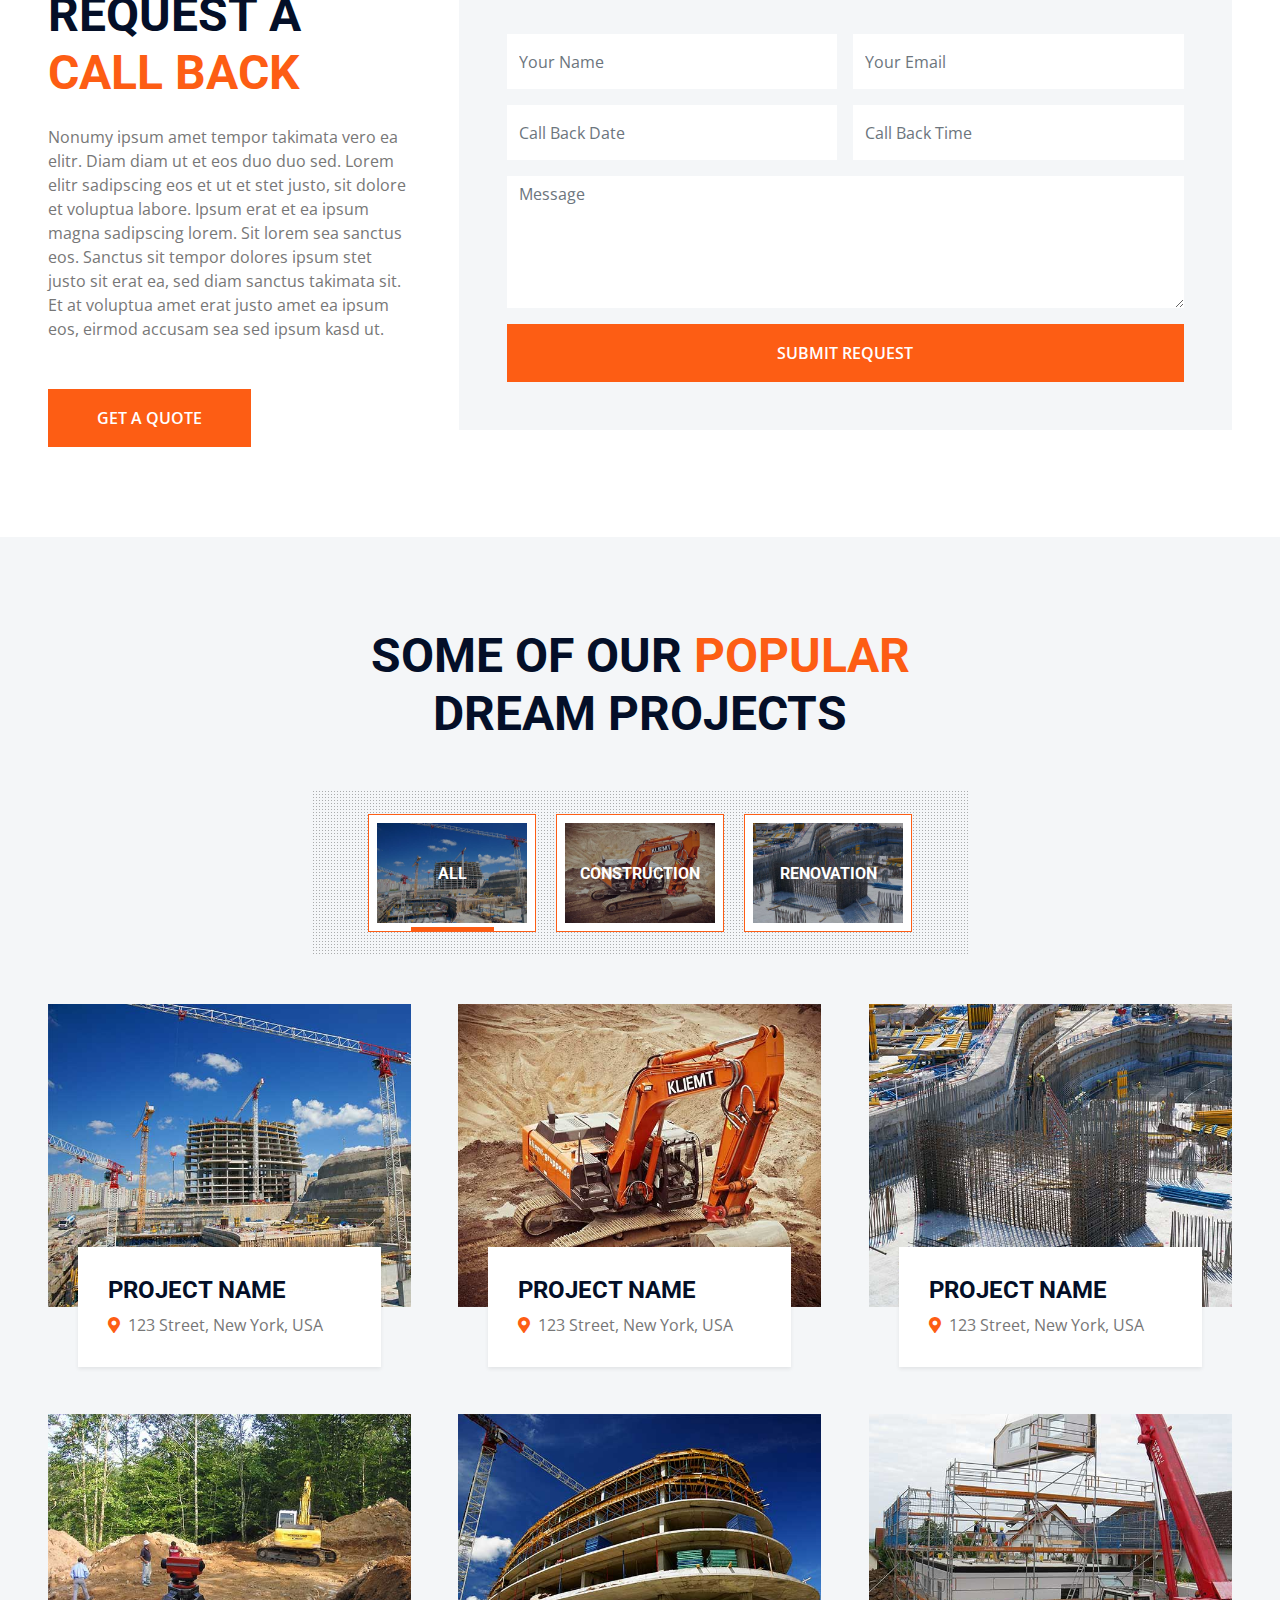
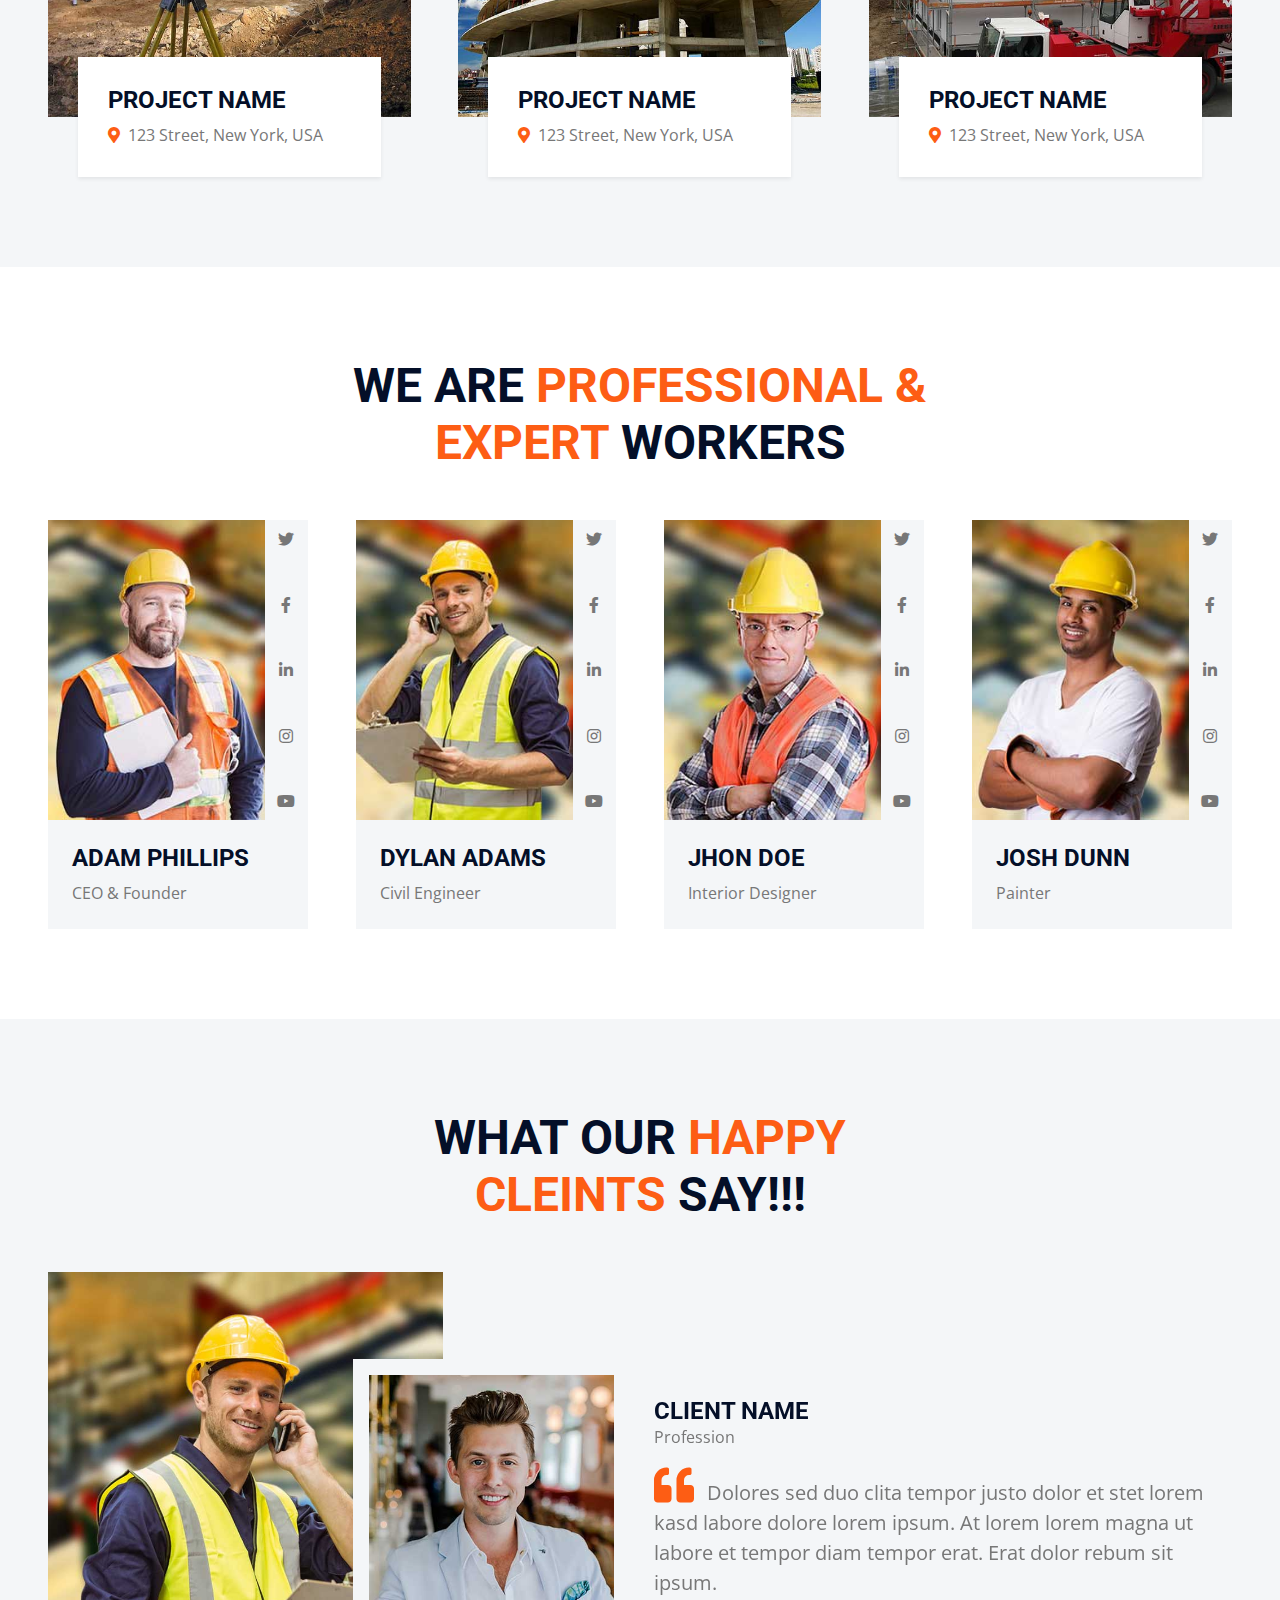
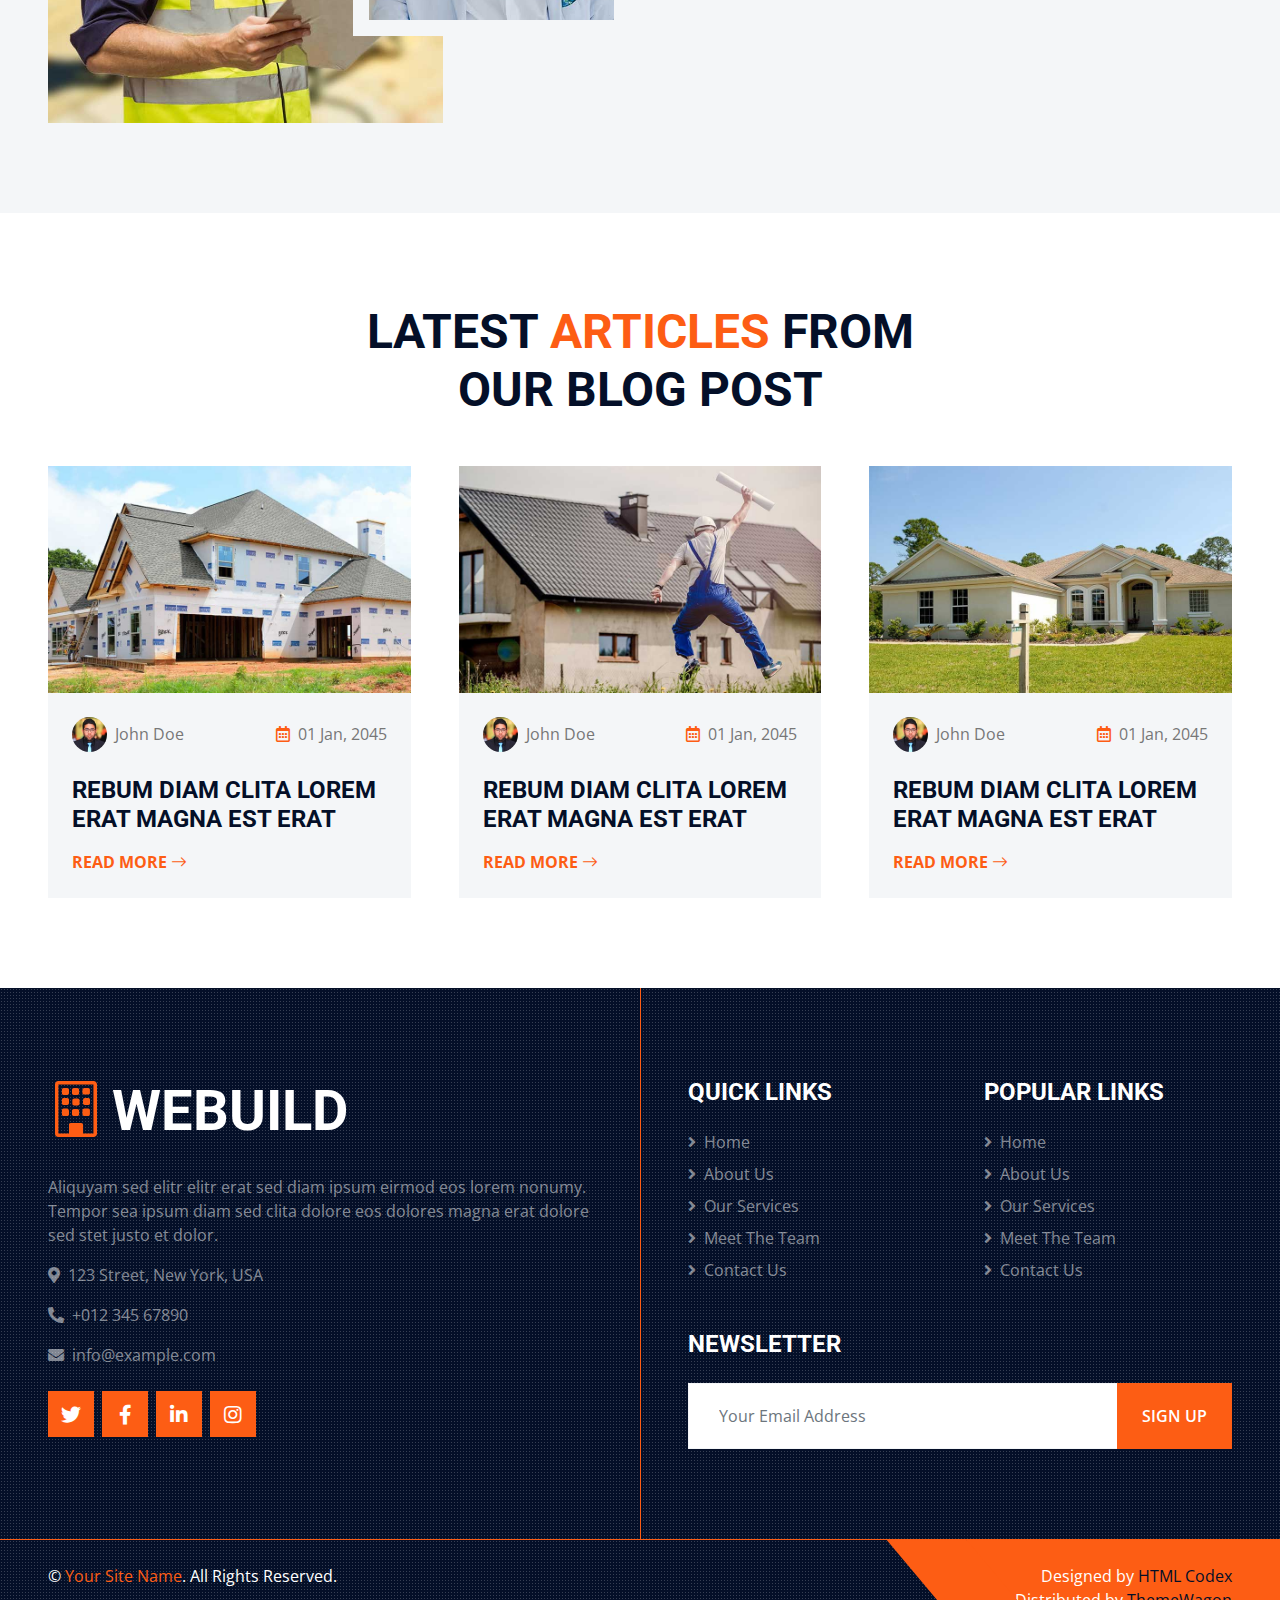
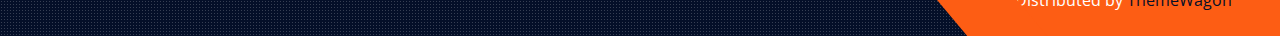
<file: webuild-1.0.0/index.html>
<!DOCTYPE html>
<html lang="en">

<head>
    <meta charset="utf-8">
    <title>WEBUILD -  Construction Company Website Template Free</title>
    <meta content="width=device-width, initial-scale=1.0" name="viewport">
    <meta content="Free HTML Templates" name="keywords">
    <meta content="Free HTML Templates" name="description">

    <!-- Favicon -->
    <link href="img/favicon.ico" rel="icon">

    <!-- Google Web Fonts -->
    <link rel="preconnect" href="https://fonts.gstatic.com">
    <link href="https://fonts.googleapis.com/css2?family=Open+Sans:wght@400;600&family=Roboto:wght@500;700&display=swap" rel="stylesheet"> 

    <!-- Icon Font Stylesheet -->
    <link href="https://cdnjs.cloudflare.com/ajax/libs/font-awesome/5.15.0/css/all.min.css" rel="stylesheet">
    <link href="https://cdn.jsdelivr.net/npm/bootstrap-icons@1.4.1/font/bootstrap-icons.css" rel="stylesheet">

    <!-- Libraries Stylesheet -->
    <link href="lib/owlcarousel/assets/owl.carousel.min.css" rel="stylesheet">
    <link href="lib/tempusdominus/css/tempusdominus-bootstrap-4.min.css" rel="stylesheet" />
    <link href="lib/lightbox/css/lightbox.min.css" rel="stylesheet">

    <!-- Customized Bootstrap Stylesheet -->
    <link href="css/bootstrap.min.css" rel="stylesheet">

    <!-- Template Stylesheet -->
    <link href="css/style.css" rel="stylesheet">
</head>

<body>
    <!-- Topbar Start -->
    <div class="container-fluid px-5 d-none d-lg-block">
        <div class="row gx-5">
            <div class="col-lg-4 text-center py-3">
                <div class="d-inline-flex align-items-center">
                    <i class="bi bi-geo-alt fs-1 text-primary me-3"></i>
                    <div class="text-start">
                        <h6 class="text-uppercase fw-bold">Our Office</h6>
                        <span>123 Street, New York, USA</span>
                    </div>
                </div>
            </div>
            <div class="col-lg-4 text-center border-start border-end py-3">
                <div class="d-inline-flex align-items-center">
                    <i class="bi bi-envelope-open fs-1 text-primary me-3"></i>
                    <div class="text-start">
                        <h6 class="text-uppercase fw-bold">Email Us</h6>
                        <span>info@example.com</span>
                    </div>
                </div>
            </div>
            <div class="col-lg-4 text-center py-3">
                <div class="d-inline-flex align-items-center">
                    <i class="bi bi-phone-vibrate fs-1 text-primary me-3"></i>
                    <div class="text-start">
                        <h6 class="text-uppercase fw-bold">Call Us</h6>
                        <span>+012 345 6789</span>
                    </div>
                </div>
            </div>
        </div>
    </div>
    <!-- Topbar End -->


    <!-- Navbar Start -->
    <div class="container-fluid sticky-top bg-dark bg-light-radial shadow-sm px-5 pe-lg-0">
        <nav class="navbar navbar-expand-lg bg-dark bg-light-radial navbar-dark py-3 py-lg-0">
            <a href="index.html" class="navbar-brand">
                <h1 class="m-0 display-4 text-uppercase text-white"><i class="bi bi-building text-primary me-2"></i>WEBUILD</h1>
            </a>
            <button class="navbar-toggler" type="button" data-bs-toggle="collapse" data-bs-target="#navbarCollapse">
                <span class="navbar-toggler-icon"></span>
            </button>
            <div class="collapse navbar-collapse" id="navbarCollapse">
                <div class="navbar-nav ms-auto py-0">
                    <a href="index.html" class="nav-item nav-link active">Home</a>
                    <a href="about.html" class="nav-item nav-link">About</a>
                    <a href="service.html" class="nav-item nav-link">Service</a>
                    <div class="nav-item dropdown">
                        <a href="#" class="nav-link dropdown-toggle" data-bs-toggle="dropdown">Pages</a>
                        <div class="dropdown-menu m-0">
                            <a href="project.html" class="dropdown-item">Our Project</a>
                            <a href="team.html" class="dropdown-item">The Team</a>
                            <a href="testimonial.html" class="dropdown-item">Testimonial</a>
                            <a href="blog.html" class="dropdown-item">Blog Grid</a>
                            <a href="detail.html" class="dropdown-item">Blog Detail</a>
                        </div>
                    </div>
                    <a href="contact.html" class="nav-item nav-link">Contact</a>
                    <a href="" class="nav-item nav-link bg-primary text-white px-5 ms-3 d-none d-lg-block">Get A Quote <i class="bi bi-arrow-right"></i></a>
                </div>
            </div>
        </nav>
    </div>
    <!-- Navbar End -->


    <!-- Carousel Start -->
    <div class="container-fluid p-0">
        <div id="header-carousel" class="carousel slide carousel-fade" data-bs-ride="carousel">
            <div class="carousel-inner">
                <div class="carousel-item active">
                    <img class="w-100" src="img/carousel-1.jpg" alt="Image">
                    <div class="carousel-caption d-flex flex-column align-items-center justify-content-center">
                        <div class="p-3" style="max-width: 900px;">
                            <i class="fa fa-home fa-4x text-primary mb-4 d-none d-sm-block"></i>
                            <h1 class="display-2 text-uppercase text-white mb-md-4">Build Your Dream House With Us</h1>
                            <a href="" class="btn btn-primary py-md-3 px-md-5 mt-2">Get A Quote</a>
                        </div>
                    </div>
                </div>
                <div class="carousel-item">
                    <img class="w-100" src="img/carousel-2.jpg" alt="Image">
                    <div class="carousel-caption d-flex flex-column align-items-center justify-content-center">
                        <div class="p-3" style="max-width: 900px;">
                            <i class="fa fa-tools fa-4x text-primary mb-4 d-none d-sm-block"></i>
                            <h1 class="display-2 text-uppercase text-white mb-md-4">We Are Trusted For Your Project</h1>
                            <a href="" class="btn btn-primary py-md-3 px-md-5 mt-2">Contact Us</a>
                        </div>
                    </div>
                </div>
            </div>
            <button class="carousel-control-prev" type="button" data-bs-target="#header-carousel"
                data-bs-slide="prev">
                <span class="carousel-control-prev-icon" aria-hidden="true"></span>
                <span class="visually-hidden">Previous</span>
            </button>
            <button class="carousel-control-next" type="button" data-bs-target="#header-carousel"
                data-bs-slide="next">
                <span class="carousel-control-next-icon" aria-hidden="true"></span>
                <span class="visually-hidden">Next</span>
            </button>
        </div>
    </div>
    <!-- Carousel End -->


    <!-- About Start -->
    <div class="container-fluid py-6 px-5">
        <div class="row g-5">
            <div class="col-lg-7">
                <h1 class="display-5 text-uppercase mb-4">We are <span class="text-primary">the Leader</span> in Construction Industry</h1>
                <h4 class="text-uppercase mb-3 text-body">Tempor erat elitr at rebum at at clita. Diam dolor diam ipsum tempor sit diam amet diam et eos labore</h4>
                <p>Tempor erat elitr at rebum at at clita aliquyam consetetur. Diam dolor diam ipsum et, tempor voluptua sit consetetur sit. Aliquyam diam amet diam et eos sadipscing labore. Clita erat ipsum et lorem et sit, sed stet no labore lorem sit. Sanctus clita duo justo et tempor</p>
                <div class="row gx-5 py-2">
                    <div class="col-sm-6 mb-2">
                        <p class="fw-bold mb-2"><i class="fa fa-check text-primary me-3"></i>Perfect Planning</p>
                        <p class="fw-bold mb-2"><i class="fa fa-check text-primary me-3"></i>Professional Workers</p>
                        <p class="fw-bold mb-2"><i class="fa fa-check text-primary me-3"></i>First Working Process</p>
                    </div>
                    <div class="col-sm-6 mb-2">
                        <p class="fw-bold mb-2"><i class="fa fa-check text-primary me-3"></i>Perfect Planning</p>
                        <p class="fw-bold mb-2"><i class="fa fa-check text-primary me-3"></i>Professional Workers</p>
                        <p class="fw-bold mb-2"><i class="fa fa-check text-primary me-3"></i>First Working Process</p>
                    </div>
                </div>
                <p class="mb-4">Tempor erat elitr at rebum at at clita aliquyam consetetur. Diam dolor diam ipsum et, tempor voluptua sit consetetur sit. Aliquyam diam amet diam et eos labore</p>
                <img src="img/signature.jpg" alt="">
            </div>
            <div class="col-lg-5 pb-5" style="min-height: 400px;">
                <div class="position-relative bg-dark-radial h-100 ms-5">
                    <img class="position-absolute w-100 h-100 mt-5 ms-n5" src="img/about.jpg" style="object-fit: cover;">
                </div>
            </div>
        </div>
    </div>
    <!-- About End -->
    

    <!-- Services Start -->
    <div class="container-fluid bg-light py-6 px-5">
        <div class="text-center mx-auto mb-5" style="max-width: 600px;">
            <h1 class="display-5 text-uppercase mb-4">We Provide <span class="text-primary">The Best</span> Construction Services</h1>
        </div>
        <div class="row g-5">
            <div class="col-lg-4 col-md-6">
                <div class="service-item bg-white d-flex flex-column align-items-center text-center">
                    <img class="img-fluid" src="img/service-1.jpg" alt="">
                    <div class="service-icon bg-white">
                        <i class="fa fa-3x fa-building text-primary"></i>
                    </div>
                    <div class="px-4 pb-4">
                        <h4 class="text-uppercase mb-3">Building Construction</h4>
                        <p>Duo dolore et diam sed ipsum stet amet duo diam. Rebum amet ut amet sed erat sed sed amet magna elitr amet kasd diam duo</p>
                        <a class="btn text-primary" href="">Read More <i class="bi bi-arrow-right"></i></a>
                    </div>
                </div>
            </div>
            <div class="col-lg-4 col-md-6">
                <div class="service-item bg-white rounded d-flex flex-column align-items-center text-center">
                    <img class="img-fluid" src="img/service-2.jpg" alt="">
                    <div class="service-icon bg-white">
                        <i class="fa fa-3x fa-home text-primary"></i>
                    </div>
                    <div class="px-4 pb-4">
                        <h4 class="text-uppercase mb-3">House Renovation</h4>
                        <p>Duo dolore et diam sed ipsum stet amet duo diam. Rebum amet ut amet sed erat sed sed amet magna elitr amet kasd diam duo</p>
                        <a class="btn text-primary" href="">Read More <i class="bi bi-arrow-right"></i></a>
                    </div>
                </div>
            </div>
            <div class="col-lg-4 col-md-6">
                <div class="service-item bg-white rounded d-flex flex-column align-items-center text-center">
                    <img class="img-fluid" src="img/service-3.jpg" alt="">
                    <div class="service-icon bg-white">
                        <i class="fa fa-3x fa-drafting-compass text-primary"></i>
                    </div>
                    <div class="px-4 pb-4">
                        <h4 class="text-uppercase mb-3">Architecture Design</h4>
                        <p>Duo dolore et diam sed ipsum stet amet duo diam. Rebum amet ut amet sed erat sed sed amet magna elitr amet kasd diam duo</p>
                        <a class="btn text-primary" href="">Read More <i class="bi bi-arrow-right"></i></a>
                    </div>
                </div>
            </div>
            <div class="col-lg-4 col-md-6">
                <div class="service-item bg-white rounded d-flex flex-column align-items-center text-center">
                    <img class="img-fluid" src="img/service-4.jpg" alt="">
                    <div class="service-icon bg-white">
                        <i class="fa fa-3x fa-palette text-primary"></i>
                    </div>
                    <div class="px-4 pb-4">
                        <h4 class="text-uppercase mb-3">Interior Design</h4>
                        <p>Duo dolore et diam sed ipsum stet amet duo diam. Rebum amet ut amet sed erat sed sed amet magna elitr amet kasd diam duo</p>
                        <a class="btn text-primary" href="">Read More <i class="bi bi-arrow-right"></i></a>
                    </div>
                </div>
            </div>
            <div class="col-lg-4 col-md-6">
                <div class="service-item bg-white rounded d-flex flex-column align-items-center text-center">
                    <img class="img-fluid" src="img/service-5.jpg" alt="">
                    <div class="service-icon bg-white">
                        <i class="fa fa-3x fa-tools text-primary"></i>
                    </div>
                    <div class="px-4 pb-4">
                        <h4 class="text-uppercase mb-3">Fixing & Support</h4>
                        <p>Duo dolore et diam sed ipsum stet amet duo diam. Rebum amet ut amet sed erat sed sed amet magna elitr amet kasd diam duo</p>
                        <a class="btn text-primary" href="">Read More <i class="bi bi-arrow-right"></i></a>
                    </div>
                </div>
            </div>
            <div class="col-lg-4 col-md-6">
                <div class="service-item bg-white rounded d-flex flex-column align-items-center text-center">
                    <img class="img-fluid" src="img/service-6.jpg" alt="">
                    <div class="service-icon bg-white">
                        <i class="fa fa-3x fa-paint-brush text-primary"></i>
                    </div>
                    <div class="px-4 pb-4">
                        <h4 class="text-uppercase mb-3">Painting</h4>
                        <p>Duo dolore et diam sed ipsum stet amet duo diam. Rebum amet ut amet sed erat sed sed amet magna elitr amet kasd diam duo</p>
                        <a class="btn text-primary" href="">Read More <i class="bi bi-arrow-right"></i></a>
                    </div>
                </div>
            </div>
        </div>
    </div>
    <!-- Services End -->


    <!-- Appointment Start -->
    <div class="container-fluid py-6 px-5">
        <div class="row gx-5">
            <div class="col-lg-4 mb-5 mb-lg-0">
                <div class="mb-4">
                    <h1 class="display-5 text-uppercase mb-4">Request A <span class="text-primary">Call Back</span></h1>
                </div>
                <p class="mb-5">Nonumy ipsum amet tempor takimata vero ea elitr. Diam diam ut et eos duo duo sed. Lorem elitr sadipscing eos et ut et stet justo, sit dolore et voluptua labore. Ipsum erat et ea ipsum magna sadipscing lorem. Sit lorem sea sanctus eos. Sanctus sit tempor dolores ipsum stet justo sit erat ea, sed diam sanctus takimata sit. Et at voluptua amet erat justo amet ea ipsum eos, eirmod accusam sea sed ipsum kasd ut.</p>
                <a class="btn btn-primary py-3 px-5" href="">Get A Quote</a>
            </div>
            <div class="col-lg-8">
                <div class="bg-light text-center p-5">
                    <form>
                        <div class="row g-3">
                            <div class="col-12 col-sm-6">
                                <input type="text" class="form-control border-0" placeholder="Your Name" style="height: 55px;">
                            </div>
                            <div class="col-12 col-sm-6">
                                <input type="email" class="form-control border-0" placeholder="Your Email" style="height: 55px;">
                            </div>
                            <div class="col-12 col-sm-6">
                                <div class="date" id="date" data-target-input="nearest">
                                    <input type="text"
                                        class="form-control border-0 datetimepicker-input"
                                        placeholder="Call Back Date" data-target="#date" data-toggle="datetimepicker" style="height: 55px;">
                                </div>
                            </div>
                            <div class="col-12 col-sm-6">
                                <div class="time" id="time" data-target-input="nearest">
                                    <input type="text"
                                        class="form-control border-0 datetimepicker-input"
                                        placeholder="Call Back Time" data-target="#time" data-toggle="datetimepicker" style="height: 55px;">
                                </div>
                            </div>
                            <div class="col-12">
                                <textarea class="form-control border-0" rows="5" placeholder="Message"></textarea>
                            </div>
                            <div class="col-12">
                                <button class="btn btn-primary w-100 py-3" type="submit">Submit Request</button>
                            </div>
                        </div>
                    </form>
                </div>
            </div>
        </div>
    </div>
    <!-- Appointment End -->


    <!-- Portfolio Start -->
    <div class="container-fluid bg-light py-6 px-5">
        <div class="text-center mx-auto mb-5" style="max-width: 600px;">
            <h1 class="display-5 text-uppercase mb-4">Some Of Our <span class="text-primary">Popular</span> Dream Projects</h1>
        </div>
        <div class="row gx-5">
            <div class="col-12 text-center">
                <div class="d-inline-block bg-dark-radial text-center pt-4 px-5 mb-5">
                    <ul class="list-inline mb-0" id="portfolio-flters">
                        <li class="btn btn-outline-primary bg-white p-2 active mx-2 mb-4" data-filter="*">
                            <img src="img/portfolio-1.jpg" style="width: 150px; height: 100px;">
                            <div class="position-absolute top-0 start-0 end-0 bottom-0 m-2 d-flex align-items-center justify-content-center" style="background: rgba(4, 15, 40, .3);">
                                <h6 class="text-white text-uppercase m-0">All</h6>
                            </div>
                        </li>
                        <li class="btn btn-outline-primary bg-white p-2 mx-2 mb-4" data-filter=".first">
                            <img src="img/portfolio-2.jpg" style="width: 150px; height: 100px;">
                            <div class="position-absolute top-0 start-0 end-0 bottom-0 m-2 d-flex align-items-center justify-content-center" style="background: rgba(4, 15, 40, .3);">
                                <h6 class="text-white text-uppercase m-0">Construction</h6>
                            </div>
                        </li>
                        <li class="btn btn-outline-primary bg-white p-2 mx-2 mb-4" data-filter=".second">
                            <img src="img/portfolio-3.jpg" style="width: 150px; height: 100px;">
                            <div class="position-absolute top-0 start-0 end-0 bottom-0 m-2 d-flex align-items-center justify-content-center" style="background: rgba(4, 15, 40, .3);">
                                <h6 class="text-white text-uppercase m-0">Renovation</h6>
                            </div>
                        </li>
                    </ul>
                </div>
            </div>
        </div>
        <div class="row g-5 portfolio-container">
            <div class="col-xl-4 col-lg-6 col-md-6 portfolio-item first">
                <div class="position-relative portfolio-box">
                    <img class="img-fluid w-100" src="img/portfolio-1.jpg" alt="">
                    <a class="portfolio-title shadow-sm" href="">
                        <p class="h4 text-uppercase">Project Name</p>
                        <span class="text-body"><i class="fa fa-map-marker-alt text-primary me-2"></i>123 Street, New York, USA</span>
                    </a>
                    <a class="portfolio-btn" href="img/portfolio-1.jpg" data-lightbox="portfolio">
                        <i class="bi bi-plus text-white"></i>
                    </a>
                </div>
            </div>
            <div class="col-xl-4 col-lg-6 col-md-6 portfolio-item second">
                <div class="position-relative portfolio-box">
                    <img class="img-fluid w-100" src="img/portfolio-2.jpg" alt="">
                    <a class="portfolio-title shadow-sm" href="">
                        <p class="h4 text-uppercase">Project Name</p>
                        <span class="text-body"><i class="fa fa-map-marker-alt text-primary me-2"></i>123 Street, New York, USA</span>
                    </a>
                    <a class="portfolio-btn" href="img/portfolio-2.jpg" data-lightbox="portfolio">
                        <i class="bi bi-plus text-white"></i>
                    </a>
                </div>
            </div>
            <div class="col-xl-4 col-lg-6 col-md-6 portfolio-item first">
                <div class="position-relative portfolio-box">
                    <img class="img-fluid w-100" src="img/portfolio-3.jpg" alt="">
                    <a class="portfolio-title shadow-sm" href="">
                        <p class="h4 text-uppercase">Project Name</p>
                        <span class="text-body"><i class="fa fa-map-marker-alt text-primary me-2"></i>123 Street, New York, USA</span>
                    </a>
                    <a class="portfolio-btn" href="img/portfolio-3.jpg" data-lightbox="portfolio">
                        <i class="bi bi-plus text-white"></i>
                    </a>
                </div>
            </div>
            <div class="col-xl-4 col-lg-6 col-md-6 portfolio-item second">
                <div class="position-relative portfolio-box">
                    <img class="img-fluid w-100" src="img/portfolio-4.jpg" alt="">
                    <a class="portfolio-title shadow-sm" href="">
                        <p class="h4 text-uppercase">Project Name</p>
                        <span class="text-body"><i class="fa fa-map-marker-alt text-primary me-2"></i>123 Street, New York, USA</span>
                    </a>
                    <a class="portfolio-btn" href="img/portfolio-4.jpg" data-lightbox="portfolio">
                        <i class="bi bi-plus text-white"></i>
                    </a>
                </div>
            </div>
            <div class="col-xl-4 col-lg-6 col-md-6 portfolio-item first">
                <div class="position-relative portfolio-box">
                    <img class="img-fluid w-100" src="img/portfolio-5.jpg" alt="">
                    <a class="portfolio-title shadow-sm" href="">
                        <p class="h4 text-uppercase">Project Name</p>
                        <span class="text-body"><i class="fa fa-map-marker-alt text-primary me-2"></i>123 Street, New York, USA</span>
                    </a>
                    <a class="portfolio-btn" href="img/portfolio-5.jpg" data-lightbox="portfolio">
                        <i class="bi bi-plus text-white"></i>
                    </a>
                </div>
            </div>
            <div class="col-xl-4 col-lg-6 col-md-6 portfolio-item second">
                <div class="position-relative portfolio-box">
                    <img class="img-fluid w-100" src="img/portfolio-6.jpg" alt="">
                    <a class="portfolio-title shadow-sm" href="">
                        <p class="h4 text-uppercase">Project Name</p>
                        <span class="text-body"><i class="fa fa-map-marker-alt text-primary me-2"></i>123 Street, New York, USA</span>
                    </a>
                    <a class="portfolio-btn" href="img/portfolio-6.jpg" data-lightbox="portfolio">
                        <i class="bi bi-plus text-white"></i>
                    </a>
                </div>
            </div>
        </div>
    </div>
    <!-- Portfolio End -->


    <!-- Team Start -->
    <div class="container-fluid py-6 px-5">
        <div class="text-center mx-auto mb-5" style="max-width: 600px;">
            <h1 class="display-5 text-uppercase mb-4">We Are <span class="text-primary">Professional & Expert</span> Workers</h1>
        </div>
        <div class="row g-5">
            <div class="col-xl-3 col-lg-4 col-md-6">
                <div class="row g-0">
                    <div class="col-10" style="min-height: 300px;">
                        <div class="position-relative h-100">
                            <img class="position-absolute w-100 h-100" src="img/team-1.jpg" style="object-fit: cover;">
                        </div>
                    </div>
                    <div class="col-2">
                        <div class="h-100 d-flex flex-column align-items-center justify-content-between bg-light">
                            <a class="btn" href="#"><i class="fab fa-twitter"></i></a>
                            <a class="btn" href="#"><i class="fab fa-facebook-f"></i></a>
                            <a class="btn" href="#"><i class="fab fa-linkedin-in"></i></a>
                            <a class="btn" href="#"><i class="fab fa-instagram"></i></a>
                            <a class="btn" href="#"><i class="fab fa-youtube"></i></a>
                        </div>
                    </div>
                    <div class="col-12">
                        <div class="bg-light p-4">
                            <h4 class="text-uppercase">Adam Phillips</h4>
                            <span>CEO & Founder</span>
                        </div>
                    </div>
                </div>
            </div>
            <div class="col-xl-3 col-lg-4 col-md-6">
                <div class="row g-0">
                    <div class="col-10" style="min-height: 300px;">
                        <div class="position-relative h-100">
                            <img class="position-absolute w-100 h-100" src="img/team-2.jpg" style="object-fit: cover;">
                        </div>
                    </div>
                    <div class="col-2">
                        <div class="h-100 d-flex flex-column align-items-center justify-content-between bg-light">
                            <a class="btn" href="#"><i class="fab fa-twitter"></i></a>
                            <a class="btn" href="#"><i class="fab fa-facebook-f"></i></a>
                            <a class="btn" href="#"><i class="fab fa-linkedin-in"></i></a>
                            <a class="btn" href="#"><i class="fab fa-instagram"></i></a>
                            <a class="btn" href="#"><i class="fab fa-youtube"></i></a>
                        </div>
                    </div>
                    <div class="col-12">
                        <div class="bg-light p-4">
                            <h4 class="text-uppercase">Dylan Adams</h4>
                            <span>Civil Engineer</span>
                        </div>
                    </div>
                </div>
            </div>
            <div class="col-xl-3 col-lg-4 col-md-6">
                <div class="row g-0">
                    <div class="col-10" style="min-height: 300px;">
                        <div class="position-relative h-100">
                            <img class="position-absolute w-100 h-100" src="img/team-3.jpg" style="object-fit: cover;">
                        </div>
                    </div>
                    <div class="col-2">
                        <div class="h-100 d-flex flex-column align-items-center justify-content-between bg-light">
                            <a class="btn" href="#"><i class="fab fa-twitter"></i></a>
                            <a class="btn" href="#"><i class="fab fa-facebook-f"></i></a>
                            <a class="btn" href="#"><i class="fab fa-linkedin-in"></i></a>
                            <a class="btn" href="#"><i class="fab fa-instagram"></i></a>
                            <a class="btn" href="#"><i class="fab fa-youtube"></i></a>
                        </div>
                    </div>
                    <div class="col-12">
                        <div class="bg-light p-4">
                            <h4 class="text-uppercase">Jhon Doe</h4>
                            <span>Interior Designer</span>
                        </div>
                    </div>
                </div>
            </div>
            <div class="col-xl-3 col-lg-4 col-md-6">
                <div class="row g-0">
                    <div class="col-10" style="min-height: 300px;">
                        <div class="position-relative h-100">
                            <img class="position-absolute w-100 h-100" src="img/team-4.jpg" style="object-fit: cover;">
                        </div>
                    </div>
                    <div class="col-2">
                        <div class="h-100 d-flex flex-column align-items-center justify-content-between bg-light">
                            <a class="btn" href="#"><i class="fab fa-twitter"></i></a>
                            <a class="btn" href="#"><i class="fab fa-facebook-f"></i></a>
                            <a class="btn" href="#"><i class="fab fa-linkedin-in"></i></a>
                            <a class="btn" href="#"><i class="fab fa-instagram"></i></a>
                            <a class="btn" href="#"><i class="fab fa-youtube"></i></a>
                        </div>
                    </div>
                    <div class="col-12">
                        <div class="bg-light p-4">
                            <h4 class="text-uppercase">Josh Dunn</h4>
                            <span>Painter</span>
                        </div>
                    </div>
                </div>
            </div>
        </div>
    </div>
    <!-- Team End -->


    <!-- Testimonial Start -->
    <div class="container-fluid bg-light py-6 px-5">
        <div class="text-center mx-auto mb-5" style="max-width: 600px;">
            <h1 class="display-5 text-uppercase mb-4">What Our <span class="text-primary">Happy Cleints</span> Say!!!</h1>
        </div>
        <div class="row gx-0 align-items-center">
            <div class="col-xl-4 col-lg-5 d-none d-lg-block">
                <img class="img-fluid w-100 h-100" src="img/testimonial.jpg">
            </div>
            <div class="col-xl-8 col-lg-7 col-md-12">
                <div class="testimonial bg-light">
                    <div class="owl-carousel testimonial-carousel">
                        <div class="row gx-4 align-items-center">
                            <div class="col-xl-4 col-lg-5 col-md-5">
                                <img class="img-fluid w-100 h-100 bg-light p-lg-3 mb-4 mb-md-0" src="img/testimonial-1.jpg" alt="">
                            </div>
                            <div class="col-xl-8 col-lg-7 col-md-7">
                                <h4 class="text-uppercase mb-0">Client Name</h4>
                                <p>Profession</p>
                                <p class="fs-5 mb-0"><i class="fa fa-2x fa-quote-left text-primary me-2"></i> Dolores sed duo
                                    clita tempor justo dolor et stet lorem kasd labore dolore lorem ipsum. At lorem
                                    lorem magna ut labore et tempor diam tempor erat. Erat dolor rebum sit
                                    ipsum.</p>
                            </div>
                        </div>
                        <div class="row gx-4 align-items-center">
                            <div class="col-xl-4 col-lg-5 col-md-5">
                                <img class="img-fluid w-100 h-100 bg-light p-lg-3 mb-4 mb-md-0" src="img/testimonial-2.jpg" alt="">
                            </div>
                            <div class="col-xl-8 col-lg-7 col-md-7">
                                <h4 class="text-uppercase mb-0">Client Name</h4>
                                <p>Profession</p>
                                <p class="fs-5 mb-0"><i class="fa fa-2x fa-quote-left text-primary me-2"></i> Dolores sed duo
                                    clita tempor justo dolor et stet lorem kasd labore dolore lorem ipsum. At lorem
                                    lorem magna ut labore et tempor diam tempor erat. Erat dolor rebum sit
                                    ipsum.</p>
                            </div>
                        </div>
                    </div>
                </div>
            </div>
        </div>
    </div>
    <!-- Testimonial End -->


    <!-- Blog Start -->
    <div class="container-fluid py-6 px-5">
        <div class="text-center mx-auto mb-5" style="max-width: 600px;">
            <h1 class="display-5 text-uppercase mb-4">Latest <span class="text-primary">Articles</span> From Our Blog Post</h1>
        </div>
        <div class="row g-5">
            <div class="col-lg-4 col-md-6">
                <div class="bg-light">
                    <img class="img-fluid" src="img/blog-1.jpg" alt="">
                    <div class="p-4">
                        <div class="d-flex justify-content-between mb-4">
                            <div class="d-flex align-items-center">
                                <img class="rounded-circle me-2" src="img/user.jpg" width="35" height="35" alt="">
                                <span>John Doe</span>
                            </div>
                            <div class="d-flex align-items-center">
                                <span class="ms-3"><i class="far fa-calendar-alt text-primary me-2"></i>01 Jan, 2045</span>
                            </div>
                        </div>
                        <h4 class="text-uppercase mb-3">Rebum diam clita lorem erat magna est erat</h4>
                        <a class="text-uppercase fw-bold" href="">Read More <i class="bi bi-arrow-right"></i></a>
                    </div>
                </div>
            </div>
            <div class="col-lg-4 col-md-6">
                <div class="bg-light">
                    <img class="img-fluid" src="img/blog-2.jpg" alt="">
                    <div class="p-4">
                        <div class="d-flex justify-content-between mb-4">
                            <div class="d-flex align-items-center">
                                <img class="rounded-circle me-2" src="img/user.jpg" width="35" height="35" alt="">
                                <span>John Doe</span>
                            </div>
                            <div class="d-flex align-items-center">
                                <span class="ms-3"><i class="far fa-calendar-alt text-primary me-2"></i>01 Jan, 2045</span>
                            </div>
                        </div>
                        <h4 class="text-uppercase mb-3">Rebum diam clita lorem erat magna est erat</h4>
                        <a class="text-uppercase fw-bold" href="">Read More <i class="bi bi-arrow-right"></i></a>
                    </div>
                </div>
            </div>
            <div class="col-lg-4 col-md-6">
                <div class="bg-light">
                    <img class="img-fluid" src="img/blog-3.jpg" alt="">
                    <div class="p-4">
                        <div class="d-flex justify-content-between mb-4">
                            <div class="d-flex align-items-center">
                                <img class="rounded-circle me-2" src="img/user.jpg" width="35" height="35" alt="">
                                <span>John Doe</span>
                            </div>
                            <div class="d-flex align-items-center">
                                <span class="ms-3"><i class="far fa-calendar-alt text-primary me-2"></i>01 Jan, 2045</span>
                            </div>
                        </div>
                        <h4 class="text-uppercase mb-3">Rebum diam clita lorem erat magna est erat</h4>
                        <a class="text-uppercase fw-bold" href="">Read More <i class="bi bi-arrow-right"></i></a>
                    </div>
                </div>
            </div>
        </div>
    </div>
    <!-- Blog End -->
    

    <!-- Footer Start -->
    <div class="footer container-fluid position-relative bg-dark bg-light-radial text-white-50 py-6 px-5">
        <div class="row g-5">
            <div class="col-lg-6 pe-lg-5">
                <a href="index.html" class="navbar-brand">
                    <h1 class="m-0 display-4 text-uppercase text-white"><i class="bi bi-building text-primary me-2"></i>WEBUILD</h1>
                </a>
                <p>Aliquyam sed elitr elitr erat sed diam ipsum eirmod eos lorem nonumy. Tempor sea ipsum diam  sed clita dolore eos dolores magna erat dolore sed stet justo et dolor.</p>
                <p><i class="fa fa-map-marker-alt me-2"></i>123 Street, New York, USA</p>
                <p><i class="fa fa-phone-alt me-2"></i>+012 345 67890</p>
                <p><i class="fa fa-envelope me-2"></i>info@example.com</p>
                <div class="d-flex justify-content-start mt-4">
                    <a class="btn btn-lg btn-primary btn-lg-square rounded-0 me-2" href="#"><i class="fab fa-twitter"></i></a>
                    <a class="btn btn-lg btn-primary btn-lg-square rounded-0 me-2" href="#"><i class="fab fa-facebook-f"></i></a>
                    <a class="btn btn-lg btn-primary btn-lg-square rounded-0 me-2" href="#"><i class="fab fa-linkedin-in"></i></a>
                    <a class="btn btn-lg btn-primary btn-lg-square rounded-0" href="#"><i class="fab fa-instagram"></i></a>
                </div>
            </div>
            <div class="col-lg-6 ps-lg-5">
                <div class="row g-5">
                    <div class="col-sm-6">
                        <h4 class="text-white text-uppercase mb-4">Quick Links</h4>
                        <div class="d-flex flex-column justify-content-start">
                            <a class="text-white-50 mb-2" href="#"><i class="fa fa-angle-right me-2"></i>Home</a>
                            <a class="text-white-50 mb-2" href="#"><i class="fa fa-angle-right me-2"></i>About Us</a>
                            <a class="text-white-50 mb-2" href="#"><i class="fa fa-angle-right me-2"></i>Our Services</a>
                            <a class="text-white-50 mb-2" href="#"><i class="fa fa-angle-right me-2"></i>Meet The Team</a>
                            <a class="text-white-50" href="#"><i class="fa fa-angle-right me-2"></i>Contact Us</a>
                        </div>
                    </div>
                    <div class="col-sm-6">
                        <h4 class="text-white text-uppercase mb-4">Popular Links</h4>
                        <div class="d-flex flex-column justify-content-start">
                            <a class="text-white-50 mb-2" href="#"><i class="fa fa-angle-right me-2"></i>Home</a>
                            <a class="text-white-50 mb-2" href="#"><i class="fa fa-angle-right me-2"></i>About Us</a>
                            <a class="text-white-50 mb-2" href="#"><i class="fa fa-angle-right me-2"></i>Our Services</a>
                            <a class="text-white-50 mb-2" href="#"><i class="fa fa-angle-right me-2"></i>Meet The Team</a>
                            <a class="text-white-50" href="#"><i class="fa fa-angle-right me-2"></i>Contact Us</a>
                        </div>
                    </div>
                    <div class="col-sm-12">
                        <h4 class="text-white text-uppercase mb-4">Newsletter</h4>
                        <div class="w-100">
                            <div class="input-group">
                                <input type="text" class="form-control border-light" style="padding: 20px 30px;" placeholder="Your Email Address"><button class="btn btn-primary px-4">Sign Up</button>
                            </div>
                        </div>
                    </div>
                </div>
            </div>
        </div>
    </div>
    <div class="container-fluid bg-dark bg-light-radial text-white border-top border-primary px-0">
        <div class="d-flex flex-column flex-md-row justify-content-between">
            <div class="py-4 px-5 text-center text-md-start">
                <p class="mb-0">&copy; <a class="text-primary" href="#">Your Site Name</a>. All Rights Reserved.</p>
            </div>
            <div class="py-4 px-5 bg-primary footer-shape position-relative text-center text-md-end">
                <p class="mb-0">Designed by <a class="text-dark" href="https://htmlcodex.com">HTML Codex</a></p>
                <p class="mb-0">Distributed by <a class="text-dark" href="https://themewagon.com">ThemeWagon</a></p>
            </div>
        </div>
    </div>
    <!-- Footer End -->


    <!-- Back to Top -->
    <a href="#" class="btn btn-lg btn-primary btn-lg-square back-to-top"><i class="bi bi-arrow-up"></i></a>


    <!-- JavaScript Libraries -->
    <script src="https://code.jquery.com/jquery-3.4.1.min.js"></script>
    <script src="https://cdn.jsdelivr.net/npm/bootstrap@5.0.0/dist/js/bootstrap.bundle.min.js"></script>
    <script src="lib/easing/easing.min.js"></script>
    <script src="lib/waypoints/waypoints.min.js"></script>
    <script src="lib/owlcarousel/owl.carousel.min.js"></script>
    <script src="lib/tempusdominus/js/moment.min.js"></script>
    <script src="lib/tempusdominus/js/moment-timezone.min.js"></script>
    <script src="lib/tempusdominus/js/tempusdominus-bootstrap-4.min.js"></script>
    <script src="lib/isotope/isotope.pkgd.min.js"></script>
    <script src="lib/lightbox/js/lightbox.min.js"></script>

    <!-- Template Javascript -->
    <script src="js/main.js"></script>
</body>

</html>
</file>
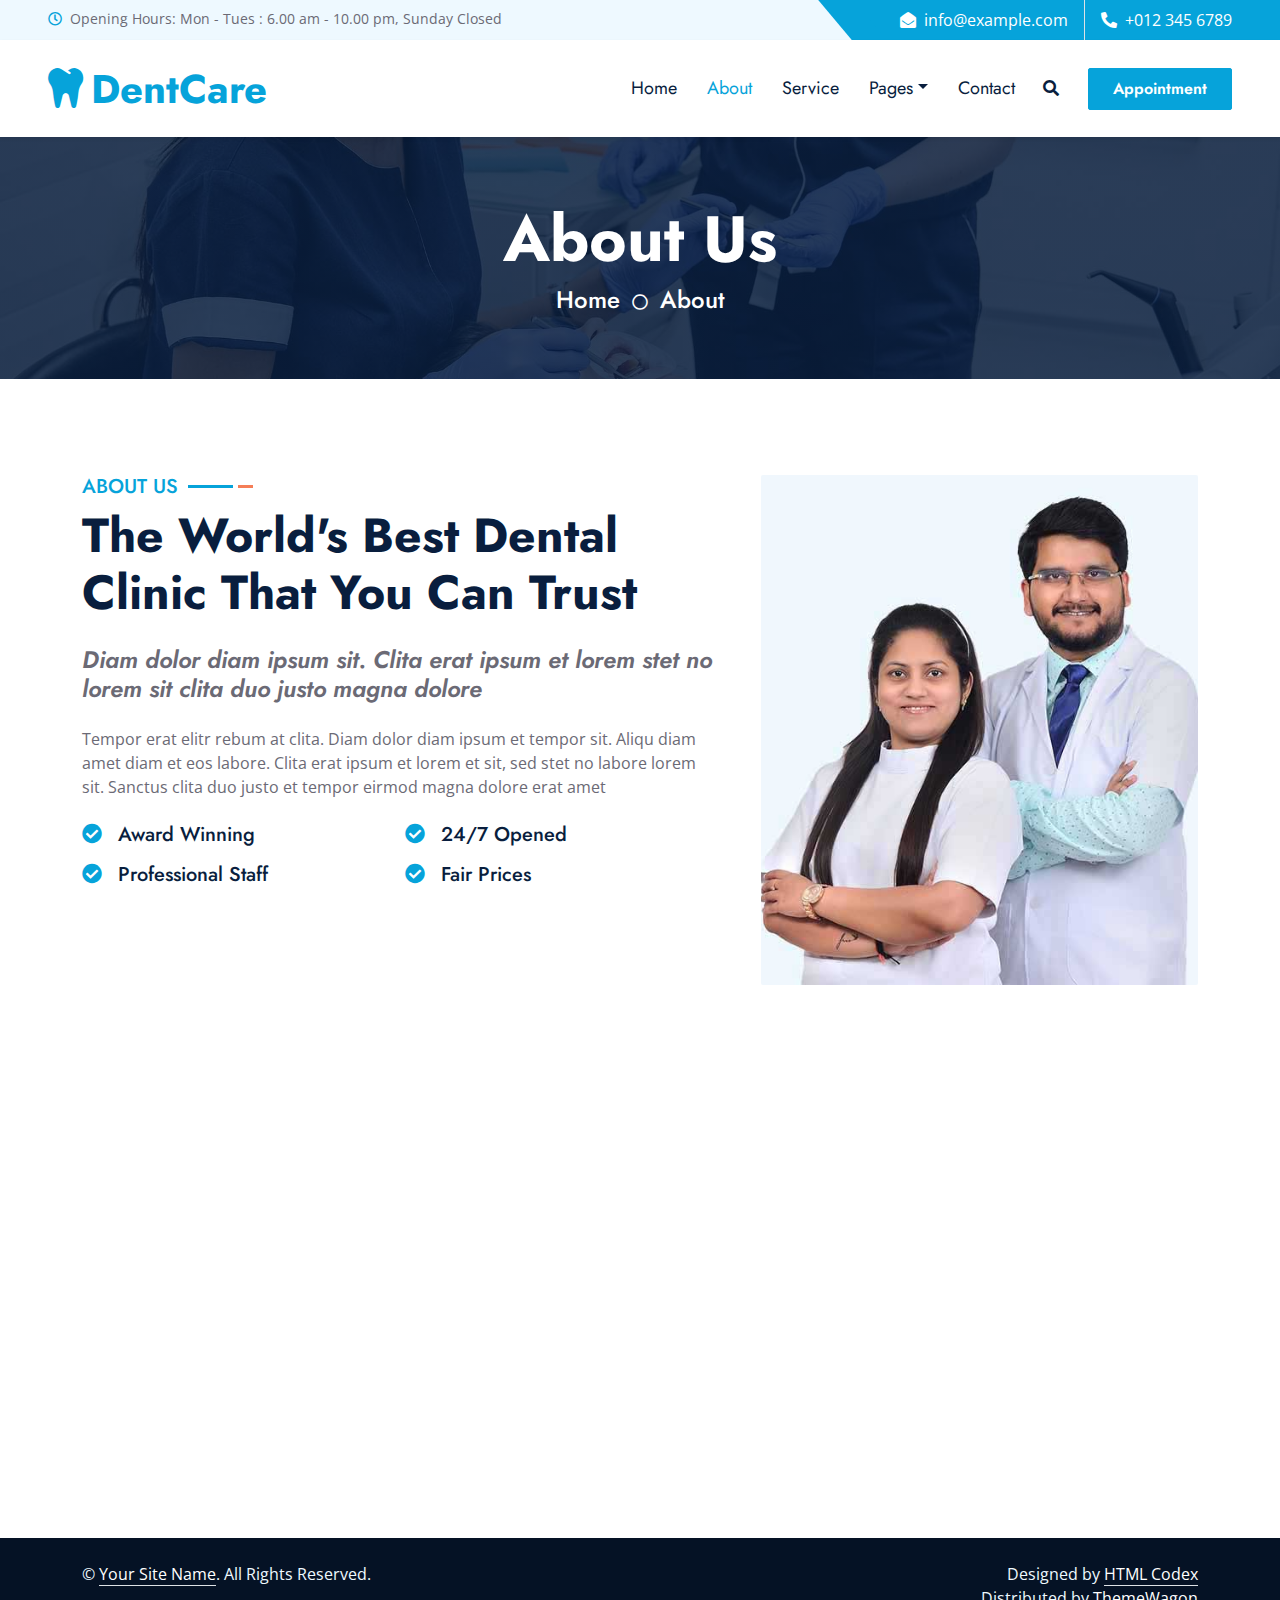
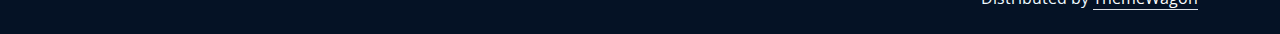
<file: dentcare-1.0.0/about.html>
<!DOCTYPE html>
<html lang="en">

<head>
    <meta charset="utf-8">
    <title>DentCare - Dental Clinic Website Template</title>
    <meta content="width=device-width, initial-scale=1.0" name="viewport">
    <meta content="Free HTML Templates" name="keywords">
    <meta content="Free HTML Templates" name="description">

    <!-- Favicon -->
    <link href="img/favicon.ico" rel="icon">

    <!-- Google Web Fonts -->
    <link rel="preconnect" href="https://fonts.gstatic.com">
    <link href="https://fonts.googleapis.com/css2?family=Jost:wght@500;600;700&family=Open+Sans:wght@400;600&display=swap" rel="stylesheet"> 

    <!-- Icon Font Stylesheet -->
    <link href="https://cdnjs.cloudflare.com/ajax/libs/font-awesome/5.10.0/css/all.min.css" rel="stylesheet">
    <link href="https://cdn.jsdelivr.net/npm/bootstrap-icons@1.4.1/font/bootstrap-icons.css" rel="stylesheet">

    <!-- Libraries Stylesheet -->
    <link href="lib/owlcarousel/assets/owl.carousel.min.css" rel="stylesheet">
    <link href="lib/animate/animate.min.css" rel="stylesheet">
    <link href="lib/tempusdominus/css/tempusdominus-bootstrap-4.min.css" rel="stylesheet" />
    <link href="lib/twentytwenty/twentytwenty.css" rel="stylesheet" />

    <!-- Customized Bootstrap Stylesheet -->
    <link href="css/bootstrap.min.css" rel="stylesheet">

    <!-- Template Stylesheet -->
    <link href="css/style.css" rel="stylesheet">
</head>

<body>
    <!-- Spinner Start -->
    <div id="spinner" class="show bg-white position-fixed translate-middle w-100 vh-100 top-50 start-50 d-flex align-items-center justify-content-center">
        <div class="spinner-grow text-primary m-1" role="status">
            <span class="sr-only">Loading...</span>
        </div>
        <div class="spinner-grow text-dark m-1" role="status">
            <span class="sr-only">Loading...</span>
        </div>
        <div class="spinner-grow text-secondary m-1" role="status">
            <span class="sr-only">Loading...</span>
        </div>
    </div>
    <!-- Spinner End -->


    <!-- Topbar Start -->
    <div class="container-fluid bg-light ps-5 pe-0 d-none d-lg-block">
        <div class="row gx-0">
            <div class="col-md-6 text-center text-lg-start mb-2 mb-lg-0">
                <div class="d-inline-flex align-items-center">
                    <small class="py-2"><i class="far fa-clock text-primary me-2"></i>Opening Hours: Mon - Tues : 6.00 am - 10.00 pm, Sunday Closed </small>
                </div>
            </div>
            <div class="col-md-6 text-center text-lg-end">
                <div class="position-relative d-inline-flex align-items-center bg-primary text-white top-shape px-5">
                    <div class="me-3 pe-3 border-end py-2">
                        <p class="m-0"><i class="fa fa-envelope-open me-2"></i>info@example.com</p>
                    </div>
                    <div class="py-2">
                        <p class="m-0"><i class="fa fa-phone-alt me-2"></i>+012 345 6789</p>
                    </div>
                </div>
            </div>
        </div>
    </div>
    <!-- Topbar End -->


    <!-- Navbar Start -->
    <nav class="navbar navbar-expand-lg bg-white navbar-light shadow-sm px-5 py-3 py-lg-0">
        <a href="index.html" class="navbar-brand p-0">
            <h1 class="m-0 text-primary"><i class="fa fa-tooth me-2"></i>DentCare</h1>
        </a>
        <button class="navbar-toggler" type="button" data-bs-toggle="collapse" data-bs-target="#navbarCollapse">
            <span class="navbar-toggler-icon"></span>
        </button>
        <div class="collapse navbar-collapse" id="navbarCollapse">
            <div class="navbar-nav ms-auto py-0">
                <a href="index.html" class="nav-item nav-link">Home</a>
                <a href="about.html" class="nav-item nav-link active">About</a>
                <a href="service.html" class="nav-item nav-link">Service</a>
                <div class="nav-item dropdown">
                    <a href="#" class="nav-link dropdown-toggle" data-bs-toggle="dropdown">Pages</a>
                    <div class="dropdown-menu m-0">
                        <a href="price.html" class="dropdown-item">Pricing Plan</a>
                        <a href="team.html" class="dropdown-item">Our Dentist</a>
                        <a href="testimonial.html" class="dropdown-item">Testimonial</a>
                        <a href="appointment.html" class="dropdown-item">Appointment</a>
                    </div>
                </div>
                <a href="contact.html" class="nav-item nav-link">Contact</a>
            </div>
            <button type="button" class="btn text-dark" data-bs-toggle="modal" data-bs-target="#searchModal"><i class="fa fa-search"></i></button>
            <a href="appointment.html" class="btn btn-primary py-2 px-4 ms-3">Appointment</a>
        </div>
    </nav>
    <!-- Navbar End -->


    <!-- Full Screen Search Start -->
    <div class="modal fade" id="searchModal" tabindex="-1">
        <div class="modal-dialog modal-fullscreen">
            <div class="modal-content" style="background: rgba(9, 30, 62, .7);">
                <div class="modal-header border-0">
                    <button type="button" class="btn bg-white btn-close" data-bs-dismiss="modal" aria-label="Close"></button>
                </div>
                <div class="modal-body d-flex align-items-center justify-content-center">
                    <div class="input-group" style="max-width: 600px;">
                        <input type="text" class="form-control bg-transparent border-primary p-3" placeholder="Type search keyword">
                        <button class="btn btn-primary px-4"><i class="bi bi-search"></i></button>
                    </div>
                </div>
            </div>
        </div>
    </div>
    <!-- Full Screen Search End -->


    <!-- Hero Start -->
    <div class="container-fluid bg-primary py-5 hero-header mb-5">
        <div class="row py-3">
            <div class="col-12 text-center">
                <h1 class="display-3 text-white animated zoomIn">About Us</h1>
                <a href="" class="h4 text-white">Home</a>
                <i class="far fa-circle text-white px-2"></i>
                <a href="" class="h4 text-white">About</a>
            </div>
        </div>
    </div>
    <!-- Hero End -->


    <!-- About Start -->
    <div class="container-fluid py-5 wow fadeInUp" data-wow-delay="0.1s">
        <div class="container">
            <div class="row g-5">
                <div class="col-lg-7">
                    <div class="section-title mb-4">
                        <h5 class="position-relative d-inline-block text-primary text-uppercase">About Us</h5>
                        <h1 class="display-5 mb-0">The World's Best Dental Clinic That You Can Trust</h1>
                    </div>
                    <h4 class="text-body fst-italic mb-4">Diam dolor diam ipsum sit. Clita erat ipsum et lorem stet no lorem sit clita duo justo magna dolore</h4>
                    <p class="mb-4">Tempor erat elitr rebum at clita. Diam dolor diam ipsum et tempor sit. Aliqu diam amet diam et eos labore. Clita erat ipsum et lorem et sit, sed stet no labore lorem sit. Sanctus clita duo justo et tempor eirmod magna dolore erat amet</p>
                    <div class="row g-3">
                        <div class="col-sm-6 wow zoomIn" data-wow-delay="0.3s">
                            <h5 class="mb-3"><i class="fa fa-check-circle text-primary me-3"></i>Award Winning</h5>
                            <h5 class="mb-3"><i class="fa fa-check-circle text-primary me-3"></i>Professional Staff</h5>
                        </div>
                        <div class="col-sm-6 wow zoomIn" data-wow-delay="0.6s">
                            <h5 class="mb-3"><i class="fa fa-check-circle text-primary me-3"></i>24/7 Opened</h5>
                            <h5 class="mb-3"><i class="fa fa-check-circle text-primary me-3"></i>Fair Prices</h5>
                        </div>
                    </div>
                    <a href="appointment.html" class="btn btn-primary py-3 px-5 mt-4 wow zoomIn" data-wow-delay="0.6s">Make Appointment</a>
                </div>
                <div class="col-lg-5" style="min-height: 500px;">
                    <div class="position-relative h-100">
                        <img class="position-absolute w-100 h-100 rounded wow zoomIn" data-wow-delay="0.9s" src="img/about.jpg" style="object-fit: cover;">
                    </div>
                </div>
            </div>
        </div>
    </div>
    <!-- About End -->
    

    <!-- Newsletter Start -->
    <div class="container-fluid position-relative pt-5 wow fadeInUp" data-wow-delay="0.1s" style="z-index: 1;">
        <div class="container">
            <div class="bg-primary p-5">
                <form class="mx-auto" style="max-width: 600px;">
                    <div class="input-group">
                        <input type="text" class="form-control border-white p-3" placeholder="Your Email">
                        <button class="btn btn-dark px-4">Sign Up</button>
                    </div>
                </form>
            </div>
        </div>
    </div>
    <!-- Newsletter End -->
    

    <!-- Footer Start -->
    <div class="container-fluid bg-dark text-light py-5 wow fadeInUp" data-wow-delay="0.3s" style="margin-top: -75px;">
        <div class="container pt-5">
            <div class="row g-5 pt-4">
                <div class="col-lg-3 col-md-6">
                    <h3 class="text-white mb-4">Quick Links</h3>
                    <div class="d-flex flex-column justify-content-start">
                        <a class="text-light mb-2" href="#"><i class="bi bi-arrow-right text-primary me-2"></i>Home</a>
                        <a class="text-light mb-2" href="#"><i class="bi bi-arrow-right text-primary me-2"></i>About Us</a>
                        <a class="text-light mb-2" href="#"><i class="bi bi-arrow-right text-primary me-2"></i>Our Services</a>
                        <a class="text-light mb-2" href="#"><i class="bi bi-arrow-right text-primary me-2"></i>Latest Blog</a>
                        <a class="text-light" href="#"><i class="bi bi-arrow-right text-primary me-2"></i>Contact Us</a>
                    </div>
                </div>
                <div class="col-lg-3 col-md-6">
                    <h3 class="text-white mb-4">Popular Links</h3>
                    <div class="d-flex flex-column justify-content-start">
                        <a class="text-light mb-2" href="#"><i class="bi bi-arrow-right text-primary me-2"></i>Home</a>
                        <a class="text-light mb-2" href="#"><i class="bi bi-arrow-right text-primary me-2"></i>About Us</a>
                        <a class="text-light mb-2" href="#"><i class="bi bi-arrow-right text-primary me-2"></i>Our Services</a>
                        <a class="text-light mb-2" href="#"><i class="bi bi-arrow-right text-primary me-2"></i>Latest Blog</a>
                        <a class="text-light" href="#"><i class="bi bi-arrow-right text-primary me-2"></i>Contact Us</a>
                    </div>
                </div>
                <div class="col-lg-3 col-md-6">
                    <h3 class="text-white mb-4">Get In Touch</h3>
                    <p class="mb-2"><i class="bi bi-geo-alt text-primary me-2"></i>123 Street, New York, USA</p>
                    <p class="mb-2"><i class="bi bi-envelope-open text-primary me-2"></i>info@example.com</p>
                    <p class="mb-0"><i class="bi bi-telephone text-primary me-2"></i>+012 345 67890</p>
                </div>
                <div class="col-lg-3 col-md-6">
                    <h3 class="text-white mb-4">Follow Us</h3>
                    <div class="d-flex">
                        <a class="btn btn-lg btn-primary btn-lg-square rounded me-2" href="#"><i class="fab fa-twitter fw-normal"></i></a>
                        <a class="btn btn-lg btn-primary btn-lg-square rounded me-2" href="#"><i class="fab fa-facebook-f fw-normal"></i></a>
                        <a class="btn btn-lg btn-primary btn-lg-square rounded me-2" href="#"><i class="fab fa-linkedin-in fw-normal"></i></a>
                        <a class="btn btn-lg btn-primary btn-lg-square rounded" href="#"><i class="fab fa-instagram fw-normal"></i></a>
                    </div>
                </div>
            </div>
        </div>
    </div>
    <div class="container-fluid text-light py-4" style="background: #051225;">
        <div class="container">
            <div class="row g-0">
                <div class="col-md-6 text-center text-md-start">
                    <p class="mb-md-0">&copy; <a class="text-white border-bottom" href="#">Your Site Name</a>. All Rights Reserved.</p>
                </div>
                <div class="col-md-6 text-center text-md-end">
                    <p class="mb-0">Designed by <a class="text-white border-bottom" href="https://htmlcodex.com">HTML Codex</a><br>
                        Distributed by <a class="text-white border-bottom" href="https://themewagon.com">ThemeWagon</a>          
                    
                    </p>
                </div>
            </div>
        </div>
    </div>
    <!-- Footer End -->


    <!-- Back to Top -->
    <a href="#" class="btn btn-lg btn-primary btn-lg-square rounded back-to-top"><i class="bi bi-arrow-up"></i></a>


    <!-- JavaScript Libraries -->
    <script src="https://code.jquery.com/jquery-3.4.1.min.js"></script>
    <script src="https://cdn.jsdelivr.net/npm/bootstrap@5.0.0/dist/js/bootstrap.bundle.min.js"></script>
    <script src="lib/wow/wow.min.js"></script>
    <script src="lib/easing/easing.min.js"></script>
    <script src="lib/waypoints/waypoints.min.js"></script>
    <script src="lib/owlcarousel/owl.carousel.min.js"></script>
    <script src="lib/tempusdominus/js/moment.min.js"></script>
    <script src="lib/tempusdominus/js/moment-timezone.min.js"></script>
    <script src="lib/tempusdominus/js/tempusdominus-bootstrap-4.min.js"></script>
    <script src="lib/twentytwenty/jquery.event.move.js"></script>
    <script src="lib/twentytwenty/jquery.twentytwenty.js"></script>

    <!-- Template Javascript -->
    <script src="js/main.js"></script>
</body>

</html>
</file>
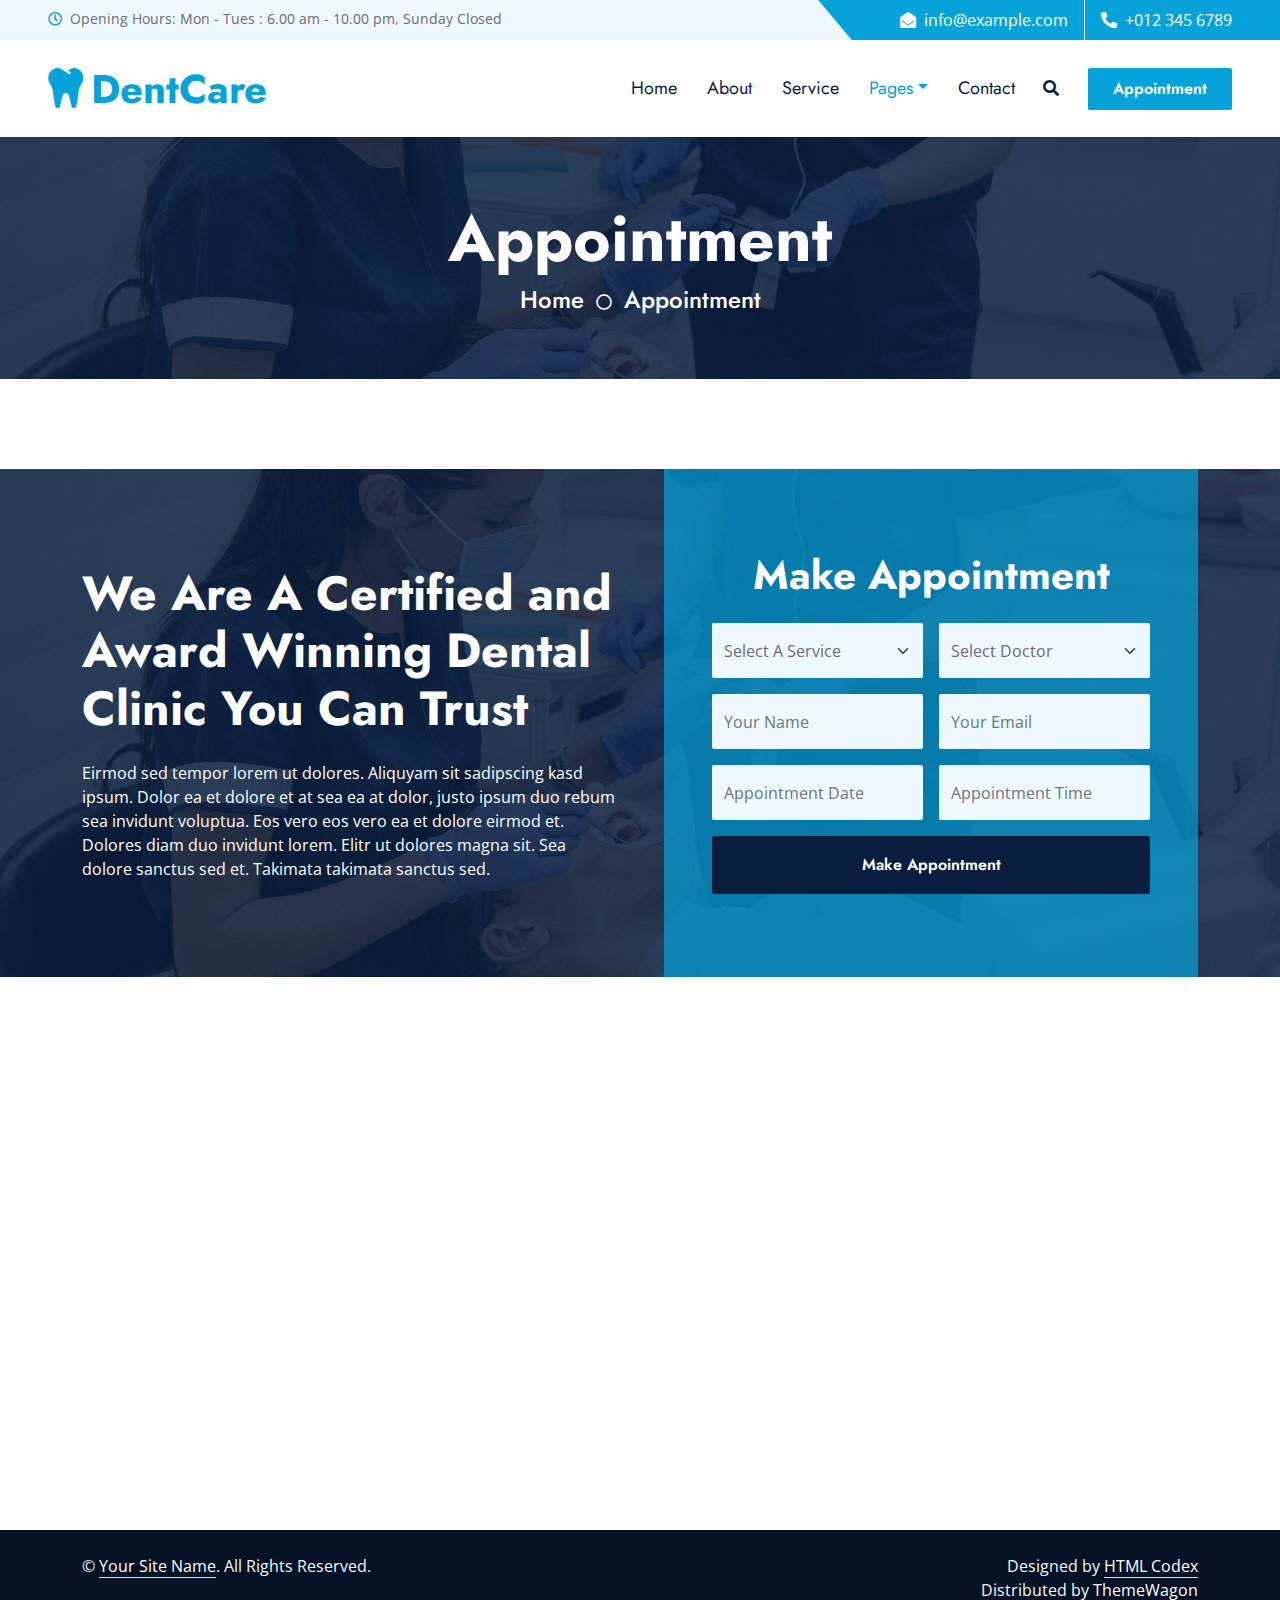
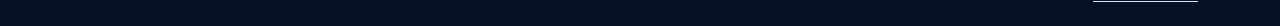
<file: dentcare-1.0.0/appointment.html>
<!DOCTYPE html>
<html lang="en">

<head>
    <meta charset="utf-8">
    <title>DentCare - Dental Clinic Website Template</title>
    <meta content="width=device-width, initial-scale=1.0" name="viewport">
    <meta content="Free HTML Templates" name="keywords">
    <meta content="Free HTML Templates" name="description">

    <!-- Favicon -->
    <link href="img/favicon.ico" rel="icon">

    <!-- Google Web Fonts -->
    <link rel="preconnect" href="https://fonts.gstatic.com">
    <link href="https://fonts.googleapis.com/css2?family=Jost:wght@500;600;700&family=Open+Sans:wght@400;600&display=swap" rel="stylesheet"> 

    <!-- Icon Font Stylesheet -->
    <link href="https://cdnjs.cloudflare.com/ajax/libs/font-awesome/5.10.0/css/all.min.css" rel="stylesheet">
    <link href="https://cdn.jsdelivr.net/npm/bootstrap-icons@1.4.1/font/bootstrap-icons.css" rel="stylesheet">

    <!-- Libraries Stylesheet -->
    <link href="lib/owlcarousel/assets/owl.carousel.min.css" rel="stylesheet">
    <link href="lib/animate/animate.min.css" rel="stylesheet">
    <link href="lib/tempusdominus/css/tempusdominus-bootstrap-4.min.css" rel="stylesheet" />
    <link href="lib/twentytwenty/twentytwenty.css" rel="stylesheet" />

    <!-- Customized Bootstrap Stylesheet -->
    <link href="css/bootstrap.min.css" rel="stylesheet">

    <!-- Template Stylesheet -->
    <link href="css/style.css" rel="stylesheet">
</head>

<body>
    <!-- Spinner Start -->
    <div id="spinner" class="show bg-white position-fixed translate-middle w-100 vh-100 top-50 start-50 d-flex align-items-center justify-content-center">
        <div class="spinner-grow text-primary m-1" role="status">
            <span class="sr-only">Loading...</span>
        </div>
        <div class="spinner-grow text-dark m-1" role="status">
            <span class="sr-only">Loading...</span>
        </div>
        <div class="spinner-grow text-secondary m-1" role="status">
            <span class="sr-only">Loading...</span>
        </div>
    </div>
    <!-- Spinner End -->


    <!-- Topbar Start -->
    <div class="container-fluid bg-light ps-5 pe-0 d-none d-lg-block">
        <div class="row gx-0">
            <div class="col-md-6 text-center text-lg-start mb-2 mb-lg-0">
                <div class="d-inline-flex align-items-center">
                    <small class="py-2"><i class="far fa-clock text-primary me-2"></i>Opening Hours: Mon - Tues : 6.00 am - 10.00 pm, Sunday Closed </small>
                </div>
            </div>
            <div class="col-md-6 text-center text-lg-end">
                <div class="position-relative d-inline-flex align-items-center bg-primary text-white top-shape px-5">
                    <div class="me-3 pe-3 border-end py-2">
                        <p class="m-0"><i class="fa fa-envelope-open me-2"></i>info@example.com</p>
                    </div>
                    <div class="py-2">
                        <p class="m-0"><i class="fa fa-phone-alt me-2"></i>+012 345 6789</p>
                    </div>
                </div>
            </div>
        </div>
    </div>
    <!-- Topbar End -->


    <!-- Navbar Start -->
    <nav class="navbar navbar-expand-lg bg-white navbar-light shadow-sm px-5 py-3 py-lg-0">
        <a href="index.html" class="navbar-brand p-0">
            <h1 class="m-0 text-primary"><i class="fa fa-tooth me-2"></i>DentCare</h1>
        </a>
        <button class="navbar-toggler" type="button" data-bs-toggle="collapse" data-bs-target="#navbarCollapse">
            <span class="navbar-toggler-icon"></span>
        </button>
        <div class="collapse navbar-collapse" id="navbarCollapse">
            <div class="navbar-nav ms-auto py-0">
                <a href="index.html" class="nav-item nav-link">Home</a>
                <a href="about.html" class="nav-item nav-link">About</a>
                <a href="service.html" class="nav-item nav-link">Service</a>
                <div class="nav-item dropdown">
                    <a href="#" class="nav-link dropdown-toggle active" data-bs-toggle="dropdown">Pages</a>
                    <div class="dropdown-menu m-0">
                        <a href="price.html" class="dropdown-item">Pricing Plan</a>
                        <a href="team.html" class="dropdown-item">Our Dentist</a>
                        <a href="testimonial.html" class="dropdown-item">Testimonial</a>
                        <a href="appointment.html" class="dropdown-item active">Appointment</a>
                    </div>
                </div>
                <a href="contact.html" class="nav-item nav-link">Contact</a>
            </div>
            <button type="button" class="btn text-dark" data-bs-toggle="modal" data-bs-target="#searchModal"><i class="fa fa-search"></i></button>
            <a href="appointment.html" class="btn btn-primary py-2 px-4 ms-3">Appointment</a>
        </div>
    </nav>
    <!-- Navbar End -->


    <!-- Full Screen Search Start -->
    <div class="modal fade" id="searchModal" tabindex="-1">
        <div class="modal-dialog modal-fullscreen">
            <div class="modal-content" style="background: rgba(9, 30, 62, .7);">
                <div class="modal-header border-0">
                    <button type="button" class="btn bg-white btn-close" data-bs-dismiss="modal" aria-label="Close"></button>
                </div>
                <div class="modal-body d-flex align-items-center justify-content-center">
                    <div class="input-group" style="max-width: 600px;">
                        <input type="text" class="form-control bg-transparent border-primary p-3" placeholder="Type search keyword">
                        <button class="btn btn-primary px-4"><i class="bi bi-search"></i></button>
                    </div>
                </div>
            </div>
        </div>
    </div>
    <!-- Full Screen Search End -->


    <!-- Hero Start -->
    <div class="container-fluid bg-primary py-5 hero-header mb-5">
        <div class="row py-3">
            <div class="col-12 text-center">
                <h1 class="display-3 text-white animated zoomIn">Appointment</h1>
                <a href="" class="h4 text-white">Home</a>
                <i class="far fa-circle text-white px-2"></i>
                <a href="" class="h4 text-white">Appointment</a>
            </div>
        </div>
    </div>
    <!-- Hero End -->


    <!-- Appointment Start -->
    <div class="container-fluid bg-primary bg-appointment mb-5 wow fadeInUp" data-wow-delay="0.1s" style="margin-top: 90px;">
        <div class="container">
            <div class="row gx-5">
                <div class="col-lg-6 py-5">
                    <div class="py-5">
                        <h1 class="display-5 text-white mb-4">We Are A Certified and Award Winning Dental Clinic You Can Trust</h1>
                        <p class="text-white mb-0">Eirmod sed tempor lorem ut dolores. Aliquyam sit sadipscing kasd ipsum. Dolor ea et dolore et at sea ea at dolor, justo ipsum duo rebum sea invidunt voluptua. Eos vero eos vero ea et dolore eirmod et. Dolores diam duo invidunt lorem. Elitr ut dolores magna sit. Sea dolore sanctus sed et. Takimata takimata sanctus sed.</p>
                    </div>
                </div>
                <div class="col-lg-6">
                    <div class="appointment-form h-100 d-flex flex-column justify-content-center text-center p-5 wow zoomIn" data-wow-delay="0.6s">
                        <h1 class="text-white mb-4">Make Appointment</h1>
                        <form>
                            <div class="row g-3">
                                <div class="col-12 col-sm-6">
                                    <select class="form-select bg-light border-0" style="height: 55px;">
                                        <option selected>Select A Service</option>
                                        <option value="1">Service 1</option>
                                        <option value="2">Service 2</option>
                                        <option value="3">Service 3</option>
                                    </select>
                                </div>
                                <div class="col-12 col-sm-6">
                                    <select class="form-select bg-light border-0" style="height: 55px;">
                                        <option selected>Select Doctor</option>
                                        <option value="1">Doctor 1</option>
                                        <option value="2">Doctor 2</option>
                                        <option value="3">Doctor 3</option>
                                    </select>
                                </div>
                                <div class="col-12 col-sm-6">
                                    <input type="text" class="form-control bg-light border-0" placeholder="Your Name" style="height: 55px;">
                                </div>
                                <div class="col-12 col-sm-6">
                                    <input type="email" class="form-control bg-light border-0" placeholder="Your Email" style="height: 55px;">
                                </div>
                                <div class="col-12 col-sm-6">
                                    <div class="date" id="date1" data-target-input="nearest">
                                        <input type="text"
                                            class="form-control bg-light border-0 datetimepicker-input"
                                            placeholder="Appointment Date" data-target="#date1" data-toggle="datetimepicker" style="height: 55px;">
                                    </div>
                                </div>
                                <div class="col-12 col-sm-6">
                                    <div class="time" id="time1" data-target-input="nearest">
                                        <input type="text"
                                            class="form-control bg-light border-0 datetimepicker-input"
                                            placeholder="Appointment Time" data-target="#time1" data-toggle="datetimepicker" style="height: 55px;">
                                    </div>
                                </div>
                                <div class="col-12">
                                    <button class="btn btn-dark w-100 py-3" type="submit">Make Appointment</button>
                                </div>
                            </div>
                        </form>
                    </div>
                </div>
            </div>
        </div>
    </div>
    <!-- Appointment End -->
    

    <!-- Newsletter Start -->
    <div class="container-fluid position-relative pt-5 wow fadeInUp" data-wow-delay="0.1s" style="z-index: 1;">
        <div class="container">
            <div class="bg-primary p-5">
                <form class="mx-auto" style="max-width: 600px;">
                    <div class="input-group">
                        <input type="text" class="form-control border-white p-3" placeholder="Your Email">
                        <button class="btn btn-dark px-4">Sign Up</button>
                    </div>
                </form>
            </div>
        </div>
    </div>
    <!-- Newsletter End -->
    

    <!-- Footer Start -->
    <div class="container-fluid bg-dark text-light py-5 wow fadeInUp" data-wow-delay="0.3s" style="margin-top: -75px;">
        <div class="container pt-5">
            <div class="row g-5 pt-4">
                <div class="col-lg-3 col-md-6">
                    <h3 class="text-white mb-4">Quick Links</h3>
                    <div class="d-flex flex-column justify-content-start">
                        <a class="text-light mb-2" href="#"><i class="bi bi-arrow-right text-primary me-2"></i>Home</a>
                        <a class="text-light mb-2" href="#"><i class="bi bi-arrow-right text-primary me-2"></i>About Us</a>
                        <a class="text-light mb-2" href="#"><i class="bi bi-arrow-right text-primary me-2"></i>Our Services</a>
                        <a class="text-light mb-2" href="#"><i class="bi bi-arrow-right text-primary me-2"></i>Latest Blog</a>
                        <a class="text-light" href="#"><i class="bi bi-arrow-right text-primary me-2"></i>Contact Us</a>
                    </div>
                </div>
                <div class="col-lg-3 col-md-6">
                    <h3 class="text-white mb-4">Popular Links</h3>
                    <div class="d-flex flex-column justify-content-start">
                        <a class="text-light mb-2" href="#"><i class="bi bi-arrow-right text-primary me-2"></i>Home</a>
                        <a class="text-light mb-2" href="#"><i class="bi bi-arrow-right text-primary me-2"></i>About Us</a>
                        <a class="text-light mb-2" href="#"><i class="bi bi-arrow-right text-primary me-2"></i>Our Services</a>
                        <a class="text-light mb-2" href="#"><i class="bi bi-arrow-right text-primary me-2"></i>Latest Blog</a>
                        <a class="text-light" href="#"><i class="bi bi-arrow-right text-primary me-2"></i>Contact Us</a>
                    </div>
                </div>
                <div class="col-lg-3 col-md-6">
                    <h3 class="text-white mb-4">Get In Touch</h3>
                    <p class="mb-2"><i class="bi bi-geo-alt text-primary me-2"></i>123 Street, New York, USA</p>
                    <p class="mb-2"><i class="bi bi-envelope-open text-primary me-2"></i>info@example.com</p>
                    <p class="mb-0"><i class="bi bi-telephone text-primary me-2"></i>+012 345 67890</p>
                </div>
                <div class="col-lg-3 col-md-6">
                    <h3 class="text-white mb-4">Follow Us</h3>
                    <div class="d-flex">
                        <a class="btn btn-lg btn-primary btn-lg-square rounded me-2" href="#"><i class="fab fa-twitter fw-normal"></i></a>
                        <a class="btn btn-lg btn-primary btn-lg-square rounded me-2" href="#"><i class="fab fa-facebook-f fw-normal"></i></a>
                        <a class="btn btn-lg btn-primary btn-lg-square rounded me-2" href="#"><i class="fab fa-linkedin-in fw-normal"></i></a>
                        <a class="btn btn-lg btn-primary btn-lg-square rounded" href="#"><i class="fab fa-instagram fw-normal"></i></a>
                    </div>
                </div>
            </div>
        </div>
    </div>
    <div class="container-fluid text-light py-4" style="background: #051225;">
        <div class="container">
            <div class="row g-0">
                <div class="col-md-6 text-center text-md-start">
                    <p class="mb-md-0">&copy; <a class="text-white border-bottom" href="#">Your Site Name</a>. All Rights Reserved.</p>
                </div>
                <div class="col-md-6 text-center text-md-end">
                    <p class="mb-0">Designed by <a class="text-white border-bottom" href="https://htmlcodex.com">HTML Codex</a><br>
                        Distributed by <a class="text-white border-bottom" href="https://themewagon.com">ThemeWagon</a>          
                    </p>
                </div>
            </div>
        </div>
    </div>
    <!-- Footer End -->


    <!-- Back to Top -->
    <a href="#" class="btn btn-lg btn-primary btn-lg-square rounded back-to-top"><i class="bi bi-arrow-up"></i></a>


    <!-- JavaScript Libraries -->
    <script src="https://code.jquery.com/jquery-3.4.1.min.js"></script>
    <script src="https://cdn.jsdelivr.net/npm/bootstrap@5.0.0/dist/js/bootstrap.bundle.min.js"></script>
    <script src="lib/wow/wow.min.js"></script>
    <script src="lib/easing/easing.min.js"></script>
    <script src="lib/waypoints/waypoints.min.js"></script>
    <script src="lib/owlcarousel/owl.carousel.min.js"></script>
    <script src="lib/tempusdominus/js/moment.min.js"></script>
    <script src="lib/tempusdominus/js/moment-timezone.min.js"></script>
    <script src="lib/tempusdominus/js/tempusdominus-bootstrap-4.min.js"></script>
    <script src="lib/twentytwenty/jquery.event.move.js"></script>
    <script src="lib/twentytwenty/jquery.twentytwenty.js"></script>

    <!-- Template Javascript -->
    <script src="js/main.js"></script>
</body>

</html>
</file>
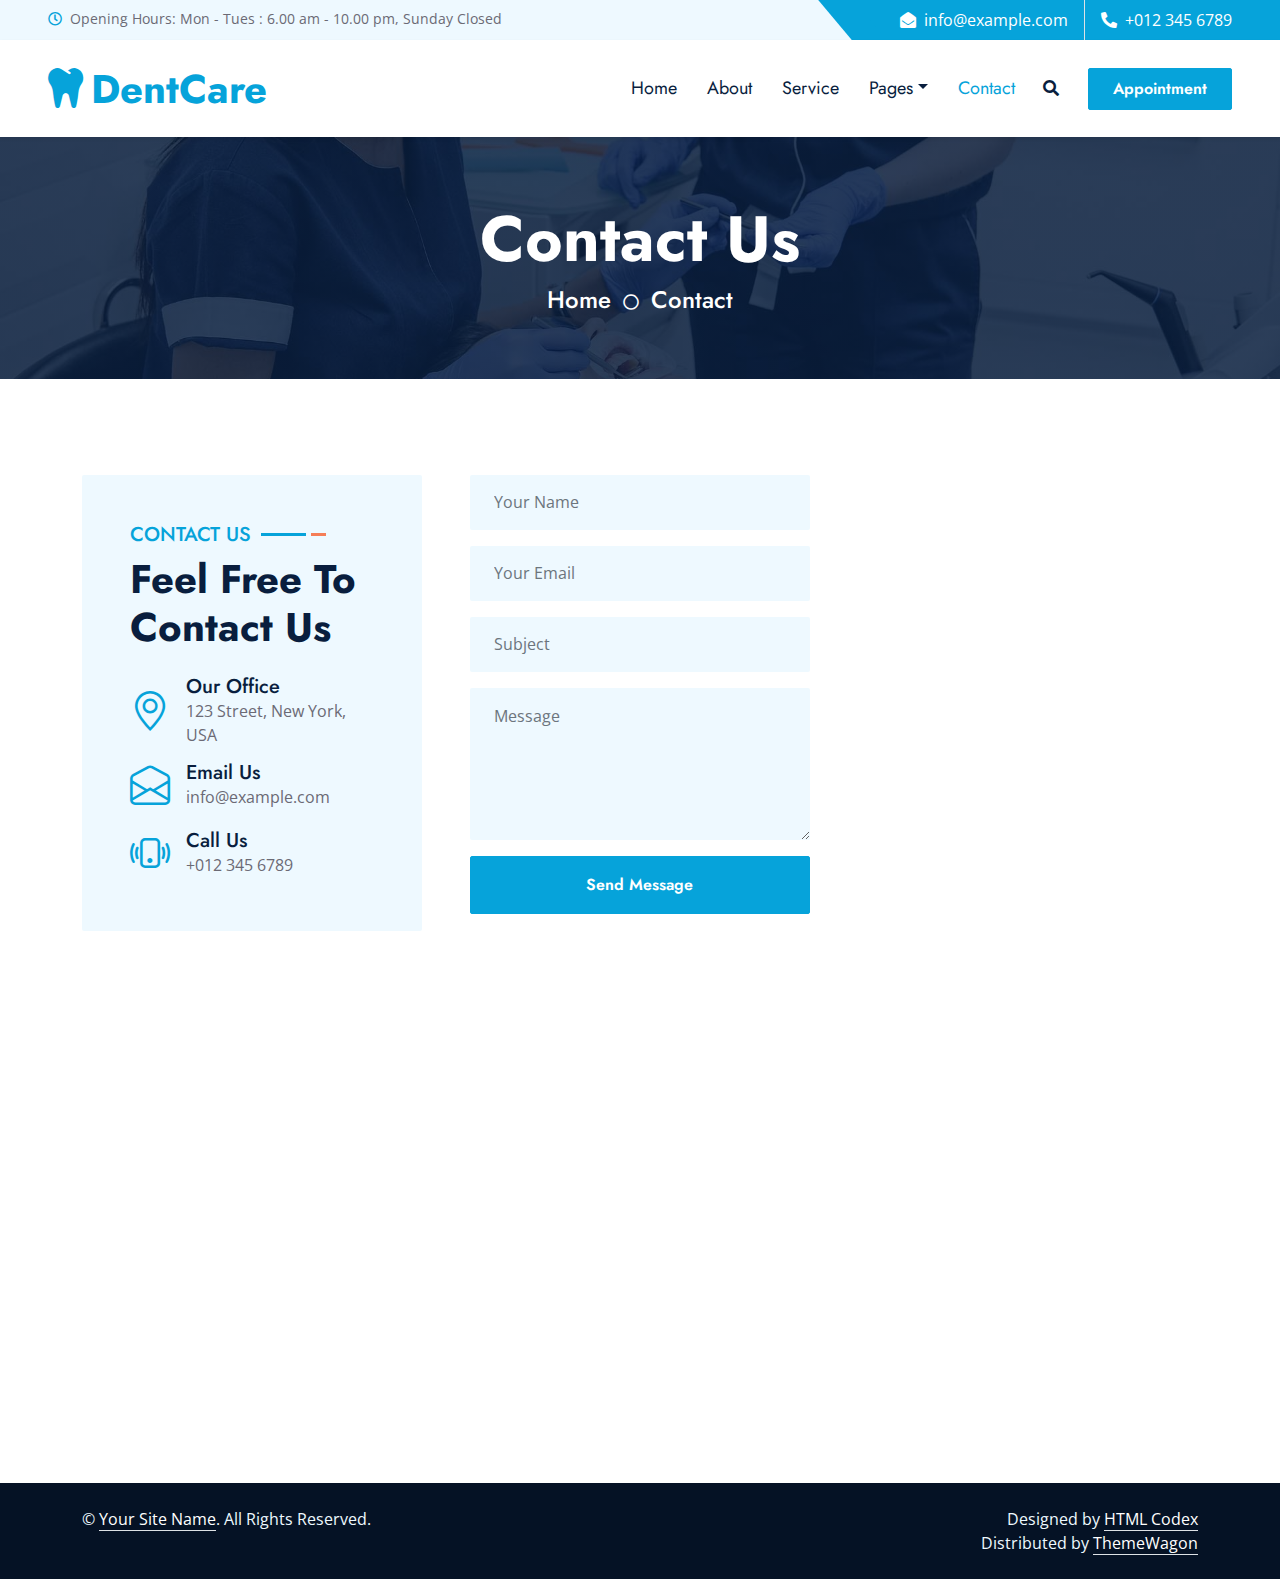
<file: dentcare-1.0.0/contact.html>
<!DOCTYPE html>
<html lang="en">

<head>
    <meta charset="utf-8">
    <title>DentCare - Dental Clinic Website Template</title>
    <meta content="width=device-width, initial-scale=1.0" name="viewport">
    <meta content="Free HTML Templates" name="keywords">
    <meta content="Free HTML Templates" name="description">

    <!-- Favicon -->
    <link href="img/favicon.ico" rel="icon">

    <!-- Google Web Fonts -->
    <link rel="preconnect" href="https://fonts.gstatic.com">
    <link href="https://fonts.googleapis.com/css2?family=Jost:wght@500;600;700&family=Open+Sans:wght@400;600&display=swap" rel="stylesheet"> 

    <!-- Icon Font Stylesheet -->
    <link href="https://cdnjs.cloudflare.com/ajax/libs/font-awesome/5.10.0/css/all.min.css" rel="stylesheet">
    <link href="https://cdn.jsdelivr.net/npm/bootstrap-icons@1.4.1/font/bootstrap-icons.css" rel="stylesheet">

    <!-- Libraries Stylesheet -->
    <link href="lib/owlcarousel/assets/owl.carousel.min.css" rel="stylesheet">
    <link href="lib/animate/animate.min.css" rel="stylesheet">
    <link href="lib/tempusdominus/css/tempusdominus-bootstrap-4.min.css" rel="stylesheet" />
    <link href="lib/twentytwenty/twentytwenty.css" rel="stylesheet" />

    <!-- Customized Bootstrap Stylesheet -->
    <link href="css/bootstrap.min.css" rel="stylesheet">

    <!-- Template Stylesheet -->
    <link href="css/style.css" rel="stylesheet">
</head>

<body>
    <!-- Spinner Start -->
    <div id="spinner" class="show bg-white position-fixed translate-middle w-100 vh-100 top-50 start-50 d-flex align-items-center justify-content-center">
        <div class="spinner-grow text-primary m-1" role="status">
            <span class="sr-only">Loading...</span>
        </div>
        <div class="spinner-grow text-dark m-1" role="status">
            <span class="sr-only">Loading...</span>
        </div>
        <div class="spinner-grow text-secondary m-1" role="status">
            <span class="sr-only">Loading...</span>
        </div>
    </div>
    <!-- Spinner End -->


    <!-- Topbar Start -->
    <div class="container-fluid bg-light ps-5 pe-0 d-none d-lg-block">
        <div class="row gx-0">
            <div class="col-md-6 text-center text-lg-start mb-2 mb-lg-0">
                <div class="d-inline-flex align-items-center">
                    <small class="py-2"><i class="far fa-clock text-primary me-2"></i>Opening Hours: Mon - Tues : 6.00 am - 10.00 pm, Sunday Closed </small>
                </div>
            </div>
            <div class="col-md-6 text-center text-lg-end">
                <div class="position-relative d-inline-flex align-items-center bg-primary text-white top-shape px-5">
                    <div class="me-3 pe-3 border-end py-2">
                        <p class="m-0"><i class="fa fa-envelope-open me-2"></i>info@example.com</p>
                    </div>
                    <div class="py-2">
                        <p class="m-0"><i class="fa fa-phone-alt me-2"></i>+012 345 6789</p>
                    </div>
                </div>
            </div>
        </div>
    </div>
    <!-- Topbar End -->


    <!-- Navbar Start -->
    <nav class="navbar navbar-expand-lg bg-white navbar-light shadow-sm px-5 py-3 py-lg-0">
        <a href="index.html" class="navbar-brand p-0">
            <h1 class="m-0 text-primary"><i class="fa fa-tooth me-2"></i>DentCare</h1>
        </a>
        <button class="navbar-toggler" type="button" data-bs-toggle="collapse" data-bs-target="#navbarCollapse">
            <span class="navbar-toggler-icon"></span>
        </button>
        <div class="collapse navbar-collapse" id="navbarCollapse">
            <div class="navbar-nav ms-auto py-0">
                <a href="index.html" class="nav-item nav-link">Home</a>
                <a href="about.html" class="nav-item nav-link">About</a>
                <a href="service.html" class="nav-item nav-link">Service</a>
                <div class="nav-item dropdown">
                    <a href="#" class="nav-link dropdown-toggle" data-bs-toggle="dropdown">Pages</a>
                    <div class="dropdown-menu m-0">
                        <a href="price.html" class="dropdown-item">Pricing Plan</a>
                        <a href="team.html" class="dropdown-item">Our Dentist</a>
                        <a href="testimonial.html" class="dropdown-item">Testimonial</a>
                        <a href="appointment.html" class="dropdown-item">Appointment</a>
                    </div>
                </div>
                <a href="contact.html" class="nav-item nav-link active">Contact</a>
            </div>
            <button type="button" class="btn text-dark" data-bs-toggle="modal" data-bs-target="#searchModal"><i class="fa fa-search"></i></button>
            <a href="appointment.html" class="btn btn-primary py-2 px-4 ms-3">Appointment</a>
        </div>
    </nav>
    <!-- Navbar End -->


    <!-- Full Screen Search Start -->
    <div class="modal fade" id="searchModal" tabindex="-1">
        <div class="modal-dialog modal-fullscreen">
            <div class="modal-content" style="background: rgba(9, 30, 62, .7);">
                <div class="modal-header border-0">
                    <button type="button" class="btn bg-white btn-close" data-bs-dismiss="modal" aria-label="Close"></button>
                </div>
                <div class="modal-body d-flex align-items-center justify-content-center">
                    <div class="input-group" style="max-width: 600px;">
                        <input type="text" class="form-control bg-transparent border-primary p-3" placeholder="Type search keyword">
                        <button class="btn btn-primary px-4"><i class="bi bi-search"></i></button>
                    </div>
                </div>
            </div>
        </div>
    </div>
    <!-- Full Screen Search End -->


    <!-- Hero Start -->
    <div class="container-fluid bg-primary py-5 hero-header mb-5">
        <div class="row py-3">
            <div class="col-12 text-center">
                <h1 class="display-3 text-white animated zoomIn">Contact Us</h1>
                <a href="" class="h4 text-white">Home</a>
                <i class="far fa-circle text-white px-2"></i>
                <a href="" class="h4 text-white">Contact</a>
            </div>
        </div>
    </div>
    <!-- Hero End -->


    <!-- Contact Start -->
    <div class="container-fluid py-5">
        <div class="container">
            <div class="row g-5">
                <div class="col-xl-4 col-lg-6 wow slideInUp" data-wow-delay="0.1s">
                    <div class="bg-light rounded h-100 p-5">
                        <div class="section-title">
                            <h5 class="position-relative d-inline-block text-primary text-uppercase">Contact Us</h5>
                            <h1 class="display-6 mb-4">Feel Free To Contact Us</h1>
                        </div>
                        <div class="d-flex align-items-center mb-2">
                            <i class="bi bi-geo-alt fs-1 text-primary me-3"></i>
                            <div class="text-start">
                                <h5 class="mb-0">Our Office</h5>
                                <span>123 Street, New York, USA</span>
                            </div>
                        </div>
                        <div class="d-flex align-items-center mb-2">
                            <i class="bi bi-envelope-open fs-1 text-primary me-3"></i>
                            <div class="text-start">
                                <h5 class="mb-0">Email Us</h5>
                                <span>info@example.com</span>
                            </div>
                        </div>
                        <div class="d-flex align-items-center">
                            <i class="bi bi-phone-vibrate fs-1 text-primary me-3"></i>
                            <div class="text-start">
                                <h5 class="mb-0">Call Us</h5>
                                <span>+012 345 6789</span>
                            </div>
                        </div>
                    </div>
                </div>
                <div class="col-xl-4 col-lg-6 wow slideInUp" data-wow-delay="0.3s">
                    <form>
                        <div class="row g-3">
                            <div class="col-12">
                                <input type="text" class="form-control border-0 bg-light px-4" placeholder="Your Name" style="height: 55px;">
                            </div>
                            <div class="col-12">
                                <input type="email" class="form-control border-0 bg-light px-4" placeholder="Your Email" style="height: 55px;">
                            </div>
                            <div class="col-12">
                                <input type="text" class="form-control border-0 bg-light px-4" placeholder="Subject" style="height: 55px;">
                            </div>
                            <div class="col-12">
                                <textarea class="form-control border-0 bg-light px-4 py-3" rows="5" placeholder="Message"></textarea>
                            </div>
                            <div class="col-12">
                                <button class="btn btn-primary w-100 py-3" type="submit">Send Message</button>
                            </div>
                        </div>
                    </form>
                </div>
                <div class="col-xl-4 col-lg-12 wow slideInUp" data-wow-delay="0.6s">
                    <iframe class="position-relative rounded w-100 h-100"
                        src="https://www.google.com/maps/embed?pb=!1m18!1m12!1m3!1d3001156.4288297426!2d-78.01371936852176!3d42.72876761954724!2m3!1f0!2f0!3f0!3m2!1i1024!2i768!4f13.1!3m3!1m2!1s0x4ccc4bf0f123a5a9%3A0xddcfc6c1de189567!2sNew%20York%2C%20USA!5e0!3m2!1sen!2sbd!4v1603794290143!5m2!1sen!2sbd"
                        frameborder="0" style="min-height: 400px; border:0;" allowfullscreen="" aria-hidden="false"
                        tabindex="0"></iframe>
                </div>
            </div>
        </div>
    </div>
    <!-- Contact End -->


    <!-- Newsletter Start -->
    <div class="container-fluid position-relative pt-5 wow fadeInUp" data-wow-delay="0.1s" style="z-index: 1;">
        <div class="container">
            <div class="bg-primary p-5">
                <form class="mx-auto" style="max-width: 600px;">
                    <div class="input-group">
                        <input type="text" class="form-control border-white p-3" placeholder="Your Email">
                        <button class="btn btn-dark px-4">Sign Up</button>
                    </div>
                </form>
            </div>
        </div>
    </div>
    <!-- Newsletter End -->
    

    <!-- Footer Start -->
    <div class="container-fluid bg-dark text-light py-5 wow fadeInUp" data-wow-delay="0.3s" style="margin-top: -75px;">
        <div class="container pt-5">
            <div class="row g-5 pt-4">
                <div class="col-lg-3 col-md-6">
                    <h3 class="text-white mb-4">Quick Links</h3>
                    <div class="d-flex flex-column justify-content-start">
                        <a class="text-light mb-2" href="#"><i class="bi bi-arrow-right text-primary me-2"></i>Home</a>
                        <a class="text-light mb-2" href="#"><i class="bi bi-arrow-right text-primary me-2"></i>About Us</a>
                        <a class="text-light mb-2" href="#"><i class="bi bi-arrow-right text-primary me-2"></i>Our Services</a>
                        <a class="text-light mb-2" href="#"><i class="bi bi-arrow-right text-primary me-2"></i>Latest Blog</a>
                        <a class="text-light" href="#"><i class="bi bi-arrow-right text-primary me-2"></i>Contact Us</a>
                    </div>
                </div>
                <div class="col-lg-3 col-md-6">
                    <h3 class="text-white mb-4">Popular Links</h3>
                    <div class="d-flex flex-column justify-content-start">
                        <a class="text-light mb-2" href="#"><i class="bi bi-arrow-right text-primary me-2"></i>Home</a>
                        <a class="text-light mb-2" href="#"><i class="bi bi-arrow-right text-primary me-2"></i>About Us</a>
                        <a class="text-light mb-2" href="#"><i class="bi bi-arrow-right text-primary me-2"></i>Our Services</a>
                        <a class="text-light mb-2" href="#"><i class="bi bi-arrow-right text-primary me-2"></i>Latest Blog</a>
                        <a class="text-light" href="#"><i class="bi bi-arrow-right text-primary me-2"></i>Contact Us</a>
                    </div>
                </div>
                <div class="col-lg-3 col-md-6">
                    <h3 class="text-white mb-4">Get In Touch</h3>
                    <p class="mb-2"><i class="bi bi-geo-alt text-primary me-2"></i>123 Street, New York, USA</p>
                    <p class="mb-2"><i class="bi bi-envelope-open text-primary me-2"></i>info@example.com</p>
                    <p class="mb-0"><i class="bi bi-telephone text-primary me-2"></i>+012 345 67890</p>
                </div>
                <div class="col-lg-3 col-md-6">
                    <h3 class="text-white mb-4">Follow Us</h3>
                    <div class="d-flex">
                        <a class="btn btn-lg btn-primary btn-lg-square rounded me-2" href="#"><i class="fab fa-twitter fw-normal"></i></a>
                        <a class="btn btn-lg btn-primary btn-lg-square rounded me-2" href="#"><i class="fab fa-facebook-f fw-normal"></i></a>
                        <a class="btn btn-lg btn-primary btn-lg-square rounded me-2" href="#"><i class="fab fa-linkedin-in fw-normal"></i></a>
                        <a class="btn btn-lg btn-primary btn-lg-square rounded" href="#"><i class="fab fa-instagram fw-normal"></i></a>
                    </div>
                </div>
            </div>
        </div>
    </div>
    <div class="container-fluid text-light py-4" style="background: #051225;">
        <div class="container">
            <div class="row g-0">
                <div class="col-md-6 text-center text-md-start">
                    <p class="mb-md-0">&copy; <a class="text-white border-bottom" href="#">Your Site Name</a>. All Rights Reserved.</p>
                </div>
                <div class="col-md-6 text-center text-md-end">
                    <p class="mb-0">Designed by <a class="text-white border-bottom" href="https://htmlcodex.com">HTML Codex</a><br>
                        Distributed by <a class="text-white border-bottom" href="https://themewagon.com">ThemeWagon</a>          
                    
                    </p>
                </div>
            </div>
        </div>
    </div>
    <!-- Footer End -->


    <!-- Back to Top -->
    <a href="#" class="btn btn-lg btn-primary btn-lg-square rounded back-to-top"><i class="bi bi-arrow-up"></i></a>


    <!-- JavaScript Libraries -->
    <script src="https://code.jquery.com/jquery-3.4.1.min.js"></script>
    <script src="https://cdn.jsdelivr.net/npm/bootstrap@5.0.0/dist/js/bootstrap.bundle.min.js"></script>
    <script src="lib/wow/wow.min.js"></script>
    <script src="lib/easing/easing.min.js"></script>
    <script src="lib/waypoints/waypoints.min.js"></script>
    <script src="lib/owlcarousel/owl.carousel.min.js"></script>
    <script src="lib/tempusdominus/js/moment.min.js"></script>
    <script src="lib/tempusdominus/js/moment-timezone.min.js"></script>
    <script src="lib/tempusdominus/js/tempusdominus-bootstrap-4.min.js"></script>
    <script src="lib/twentytwenty/jquery.event.move.js"></script>
    <script src="lib/twentytwenty/jquery.twentytwenty.js"></script>

    <!-- Template Javascript -->
    <script src="js/main.js"></script>
</body>

</html>
</file>
<file: dentcare-1.0.0/lib/twentytwenty/twentytwenty.css>
.twentytwenty-horizontal .twentytwenty-handle:before, .twentytwenty-horizontal .twentytwenty-handle:after, .twentytwenty-vertical .twentytwenty-handle:before, .twentytwenty-vertical .twentytwenty-handle:after {
  content: " ";
  display: block;
  background: white;
  position: absolute;
  z-index: 30;
  -webkit-box-shadow: 0px 0px 12px rgba(51, 51, 51, 0.5);
  -moz-box-shadow: 0px 0px 12px rgba(51, 51, 51, 0.5);
  box-shadow: 0px 0px 12px rgba(51, 51, 51, 0.5); }

.twentytwenty-horizontal .twentytwenty-handle:before, .twentytwenty-horizontal .twentytwenty-handle:after {
  width: 3px;
  height: 9999px;
  left: 50%;
  margin-left: -1.5px; }

.twentytwenty-vertical .twentytwenty-handle:before, .twentytwenty-vertical .twentytwenty-handle:after {
  width: 9999px;
  height: 3px;
  top: 50%;
  margin-top: -1.5px; }

.twentytwenty-before-label, .twentytwenty-after-label, .twentytwenty-overlay {
  position: absolute;
  top: 0;
  width: 100%;
  height: 100%; }

.twentytwenty-before-label, .twentytwenty-after-label, .twentytwenty-overlay {
  -webkit-transition-duration: 0.5s;
  -moz-transition-duration: 0.5s;
  transition-duration: 0.5s; }

.twentytwenty-before-label, .twentytwenty-after-label {
  -webkit-transition-property: opacity;
  -moz-transition-property: opacity;
  transition-property: opacity; }

.twentytwenty-before-label:before, .twentytwenty-after-label:before {
  color: white;
  font-size: 13px;
  letter-spacing: 0.1em; }

.twentytwenty-before-label:before, .twentytwenty-after-label:before {
  position: absolute;
  background: rgba(255, 255, 255, 0.2);
  line-height: 38px;
  padding: 0 20px;
  -webkit-border-radius: 2px;
  -moz-border-radius: 2px;
  border-radius: 2px; }

.twentytwenty-horizontal .twentytwenty-before-label:before, .twentytwenty-horizontal .twentytwenty-after-label:before {
  top: 50%;
  margin-top: -19px; }

.twentytwenty-vertical .twentytwenty-before-label:before, .twentytwenty-vertical .twentytwenty-after-label:before {
  left: 50%;
  margin-left: -45px;
  text-align: center;
  width: 90px; }

.twentytwenty-left-arrow, .twentytwenty-right-arrow, .twentytwenty-up-arrow, .twentytwenty-down-arrow {
  width: 0;
  height: 0;
  border: 6px inset transparent;
  position: absolute; }

.twentytwenty-left-arrow, .twentytwenty-right-arrow {
  top: 50%;
  margin-top: -6px; }

.twentytwenty-up-arrow, .twentytwenty-down-arrow {
  left: 50%;
  margin-left: -6px; }

.twentytwenty-container {
  -webkit-box-sizing: content-box;
  -moz-box-sizing: content-box;
  box-sizing: content-box;
  z-index: 0;
  overflow: hidden;
  position: relative;
  -webkit-user-select: none;
  -moz-user-select: none;
  -ms-user-select: none; }
  .twentytwenty-container img {
    max-width: 100%;
    position: absolute;
    top: 0;
    display: block; }
  .twentytwenty-container.active .twentytwenty-overlay, .twentytwenty-container.active :hover.twentytwenty-overlay {
    background: rgba(0, 0, 0, 0); }
    .twentytwenty-container.active .twentytwenty-overlay .twentytwenty-before-label,
    .twentytwenty-container.active .twentytwenty-overlay .twentytwenty-after-label, .twentytwenty-container.active :hover.twentytwenty-overlay .twentytwenty-before-label,
    .twentytwenty-container.active :hover.twentytwenty-overlay .twentytwenty-after-label {
      opacity: 0; }
  .twentytwenty-container * {
    -webkit-box-sizing: content-box;
    -moz-box-sizing: content-box;
    box-sizing: content-box; }

.twentytwenty-before-label {
  opacity: 0; }
  .twentytwenty-before-label:before {
    content: attr(data-content); }

.twentytwenty-after-label {
  opacity: 0; }
  .twentytwenty-after-label:before {
    content: attr(data-content); }

.twentytwenty-horizontal .twentytwenty-before-label:before {
  left: 10px; }

.twentytwenty-horizontal .twentytwenty-after-label:before {
  right: 10px; }

.twentytwenty-vertical .twentytwenty-before-label:before {
  top: 10px; }

.twentytwenty-vertical .twentytwenty-after-label:before {
  bottom: 10px; }

.twentytwenty-overlay {
  -webkit-transition-property: background;
  -moz-transition-property: background;
  transition-property: background;
  background: rgba(0, 0, 0, 0);
  z-index: 25; }
  .twentytwenty-overlay:hover {
    background: rgba(0, 0, 0, 0.5); }
    .twentytwenty-overlay:hover .twentytwenty-after-label {
      opacity: 1; }
    .twentytwenty-overlay:hover .twentytwenty-before-label {
      opacity: 1; }

.twentytwenty-before {
  z-index: 20; }

.twentytwenty-after {
  z-index: 10; }

.twentytwenty-handle {
  height: 38px;
  width: 38px;
  position: absolute;
  left: 50%;
  top: 50%;
  margin-left: -22px;
  margin-top: -22px;
  border: 3px solid white;
  -webkit-border-radius: 1000px;
  -moz-border-radius: 1000px;
  border-radius: 1000px;
  -webkit-box-shadow: 0px 0px 12px rgba(51, 51, 51, 0.5);
  -moz-box-shadow: 0px 0px 12px rgba(51, 51, 51, 0.5);
  box-shadow: 0px 0px 12px rgba(51, 51, 51, 0.5);
  z-index: 40;
  cursor: pointer; }

.twentytwenty-horizontal .twentytwenty-handle:before {
  bottom: 50%;
  margin-bottom: 22px;
  -webkit-box-shadow: 0 3px 0 white, 0px 0px 12px rgba(51, 51, 51, 0.5);
  -moz-box-shadow: 0 3px 0 white, 0px 0px 12px rgba(51, 51, 51, 0.5);
  box-shadow: 0 3px 0 white, 0px 0px 12px rgba(51, 51, 51, 0.5); }
.twentytwenty-horizontal .twentytwenty-handle:after {
  top: 50%;
  margin-top: 22px;
  -webkit-box-shadow: 0 -3px 0 white, 0px 0px 12px rgba(51, 51, 51, 0.5);
  -moz-box-shadow: 0 -3px 0 white, 0px 0px 12px rgba(51, 51, 51, 0.5);
  box-shadow: 0 -3px 0 white, 0px 0px 12px rgba(51, 51, 51, 0.5); }

.twentytwenty-vertical .twentytwenty-handle:before {
  left: 50%;
  margin-left: 22px;
  -webkit-box-shadow: 3px 0 0 white, 0px 0px 12px rgba(51, 51, 51, 0.5);
  -moz-box-shadow: 3px 0 0 white, 0px 0px 12px rgba(51, 51, 51, 0.5);
  box-shadow: 3px 0 0 white, 0px 0px 12px rgba(51, 51, 51, 0.5); }
.twentytwenty-vertical .twentytwenty-handle:after {
  right: 50%;
  margin-right: 22px;
  -webkit-box-shadow: -3px 0 0 white, 0px 0px 12px rgba(51, 51, 51, 0.5);
  -moz-box-shadow: -3px 0 0 white, 0px 0px 12px rgba(51, 51, 51, 0.5);
  box-shadow: -3px 0 0 white, 0px 0px 12px rgba(51, 51, 51, 0.5); }

.twentytwenty-left-arrow {
  border-right: 6px solid white;
  left: 50%;
  margin-left: -17px; }

.twentytwenty-right-arrow {
  border-left: 6px solid white;
  right: 50%;
  margin-right: -17px; }

.twentytwenty-up-arrow {
  border-bottom: 6px solid white;
  top: 50%;
  margin-top: -17px; }

.twentytwenty-down-arrow {
  border-top: 6px solid white;
  bottom: 50%;
  margin-bottom: -17px; }
</file>
<file: dentcare-1.0.0/css/style.css>
/********** Template CSS **********/
:root {
    --primary: #06A3DA;
    --secondary: #F57E57;
    --light: #EEF9FF;
    --dark: #091E3E;
}

h1,
h2,
.font-weight-bold {
    font-weight: 700 !important;
}

h3,
h4,
.font-weight-semi-bold {
    font-weight: 600 !important;
}

h5,
h6,
.font-weight-medium {
    font-weight: 500 !important;
}

.btn {
    font-family: 'Jost', sans-serif;
    font-weight: 600;
    transition: .5s;
}

.btn-primary,
.btn-secondary {
    color: #FFFFFF;
}

.btn-primary:hover {
    background: var(--secondary);
    border-color: var(--secondary);
}

.btn-secondary:hover {
    background: var(--primary);
    border-color: var(--primary);
}

.btn-square {
    width: 36px;
    height: 36px;
}

.btn-sm-square {
    width: 28px;
    height: 28px;
}

.btn-lg-square {
    width: 46px;
    height: 46px;
}

.btn-square,
.btn-sm-square,
.btn-lg-square {
    padding-left: 0;
    padding-right: 0;
    text-align: center;
}

#spinner {
    opacity: 0;
    visibility: hidden;
    transition: opacity .5s ease-out, visibility 0s linear .5s;
    z-index: 99999;
}

#spinner.show {
    transition: opacity .5s ease-out, visibility 0s linear 0s;
    visibility: visible;
    opacity: 1;
}

.back-to-top {
    position: fixed;
    display: none;
    right: 45px;
    bottom: 45px;
    z-index: 99;
}

.top-shape::before {
    position: absolute;
    content: "";
    width: 35px;
    height: 100%;
    top: 0;
    left: -17px;
    background: var(--primary);
    transform: skew(40deg);
}

.navbar-light .navbar-nav .nav-link {
    font-family: 'Jost', sans-serif;
    padding: 35px 15px;
    font-size: 18px;
    color: var(--dark);
    outline: none;
    transition: .5s;
}

.sticky-top.navbar-light .navbar-nav .nav-link {
    padding: 20px 15px;
}

.navbar-light .navbar-nav .nav-link:hover,
.navbar-light .navbar-nav .nav-link.active {
    color: var(--primary);
}

@media (max-width: 991.98px) {
    .navbar-light .navbar-nav .nav-link,
    .sticky-top.navbar-light .navbar-nav .nav-link {
        padding: 10px 0;
    }
}

.carousel-caption {
    top: 0;
    left: 0;
    right: 0;
    bottom: 0;
    background: rgba(9, 30, 62, .85);
    z-index: 1;
}

@media (max-width: 576px) {
    .carousel-caption h5 {
        font-size: 14px;
        font-weight: 500 !important;
    }

    .carousel-caption h1 {
        font-size: 30px;
        font-weight: 600 !important;
    }
}

.carousel-control-prev,
.carousel-control-next {
    width: 10%;
}

.carousel-control-prev-icon,
.carousel-control-next-icon {
    width: 3rem;
    height: 3rem;
}

@media (min-width: 991.98px) {
    .banner {
        position: relative;
        margin-top: -90px;
        z-index: 1;
    }
}

.section-title h5::before {
    position: absolute;
    content: "";
    width: 45px;
    height: 3px;
    right: -55px;
    bottom: 11px;
    background: var(--primary);
}

.section-title h5::after {
    position: absolute;
    content: "";
    width: 15px;
    height: 3px;
    right: -75px;
    bottom: 11px;
    background: var(--secondary);
}

.twentytwenty-wrapper {
    height: 100%;
}

.hero-header {
    background: linear-gradient(rgba(9, 30, 62, .85), rgba(9, 30, 62, .85)), url(../img/carousel-1.jpg) center center no-repeat;
    background-size: cover;
}

.bg-appointment {
    background: linear-gradient(rgba(9, 30, 62, .85), rgba(9, 30, 62, .85)), url(../img/carousel-1.jpg) center center no-repeat;
    background-size: cover;
}

.appointment-form {
    background: rgba(6, 163, 218, .7);
}

.service-item img,
.service-item .bg-light,
.service-item .bg-light h5,
.team-item .team-text {
    transition: .5s;
}

.service-item:hover img {
    transform: scale(1.15);
}

.team-item .team-text::after,
.service-item .bg-light::after {
    position: absolute;
    content: "";
    top: 50%;
    bottom: 0;
    left: 15px;
    right: 15px;
    border-radius:100px / 15px;
    box-shadow: 0 0 15px rgba(0, 0, 0, .7);
    opacity: 0;
    transition: .5s;
    z-index: -1;
}

.team-item:hover .team-text::after,
.service-item:hover .bg-light::after {
    opacity: 1;
}

.bg-offer {
    background:url(../img/carousel-1.jpg) center center no-repeat;
    background-size: cover;
}

.offer-text {
    background: rgba(6, 163, 218, .85);
}

.price-carousel .owl-nav {
    position: absolute;
    width: calc(100% + 45px);
    height: 45px;
    top: calc(50% - 22.5px);
    left: -22.5px;
    display: flex;
    justify-content: space-between;
    opacity: 0;
    transition: .5s;
}

.price-carousel:hover .owl-nav {
    opacity: 1;
}

.price-carousel .owl-nav .owl-prev,
.price-carousel .owl-nav .owl-next {
    position: relative;
    width: 45px;
    height: 45px;
    display: flex;
    align-items: center;
    justify-content: center;
    color: #FFFFFF;
    background: var(--primary);
    border-radius: 2px;
    font-size: 22px;
    transition: .5s;
}

.price-carousel .owl-nav .owl-prev:hover,
.price-carousel .owl-nav .owl-next:hover {
    background: var(--secondary);
}

.bg-testimonial {
    background: url(../img/carousel-2.jpg) center center no-repeat;
    background-size: cover;
}

.testimonial-carousel {
    background: rgba(6, 163, 218, .85);
}

.testimonial-carousel .owl-nav {
    position: absolute;
    width: calc(100% + 46px);
    height: 46px;
    top: calc(50% - 23px);
    left: -23px;
    display: flex;
    justify-content: space-between;
    z-index: 1;
}

.testimonial-carousel .owl-nav .owl-prev,
.testimonial-carousel .owl-nav .owl-next {
    position: relative;
    width: 46px;
    height: 46px;
    display: flex;
    align-items: center;
    justify-content: center;
    color: #FFFFFF;
    background: var(--primary);
    border-radius: 2px;
    font-size: 22px;
    transition: .5s;
}

.testimonial-carousel .owl-nav .owl-prev:hover,
.testimonial-carousel .owl-nav .owl-next:hover {
    background: var(--secondary);
}

.testimonial-carousel .owl-item img {
    width: 120px;
    height: 120px;
}
</file>
<file: hotelier-1.0.0/css/style.css>
/********** Template CSS **********/
:root {
    --primary: #FEA116;
    --light: #F1F8FF;
    --dark: #0F172B;
}

.fw-medium {
    font-weight: 500 !important;
}

.fw-semi-bold {
    font-weight: 600 !important;
}

.back-to-top {
    position: fixed;
    display: none;
    right: 45px;
    bottom: 45px;
    z-index: 99;
}


/*** Spinner ***/
#spinner {
    opacity: 0;
    visibility: hidden;
    transition: opacity .5s ease-out, visibility 0s linear .5s;
    z-index: 99999;
}

#spinner.show {
    transition: opacity .5s ease-out, visibility 0s linear 0s;
    visibility: visible;
    opacity: 1;
}


/*** Button ***/
.btn {
    font-weight: 500;
    text-transform: uppercase;
    transition: .5s;
}

.btn.btn-primary,
.btn.btn-secondary {
    color: #FFFFFF;
}

.btn-square {
    width: 38px;
    height: 38px;
}

.btn-sm-square {
    width: 32px;
    height: 32px;
}

.btn-lg-square {
    width: 48px;
    height: 48px;
}

.btn-square,
.btn-sm-square,
.btn-lg-square {
    padding: 0;
    display: flex;
    align-items: center;
    justify-content: center;
    font-weight: normal;
    border-radius: 2px;
}


/*** Navbar ***/
.navbar-dark .navbar-nav .nav-link {
    margin-right: 30px;
    padding: 25px 0;
    color: #FFFFFF;
    font-size: 15px;
    text-transform: uppercase;
    outline: none;
}

.navbar-dark .navbar-nav .nav-link:hover,
.navbar-dark .navbar-nav .nav-link.active {
    color: var(--primary);
}

@media (max-width: 991.98px) {
    .navbar-dark .navbar-nav .nav-link  {
        margin-right: 0;
        padding: 10px 0;
    }
}


/*** Header ***/
.carousel-caption {
    top: 0;
    left: 0;
    right: 0;
    bottom: 0;
    background: rgba(15, 23, 43, .7);
    z-index: 1;
}

.carousel-control-prev,
.carousel-control-next {
    width: 10%;
}

.carousel-control-prev-icon,
.carousel-control-next-icon {
    width: 3rem;
    height: 3rem;
}

@media (max-width: 768px) {
    #header-carousel .carousel-item {
        position: relative;
        min-height: 450px;
    }
    
    #header-carousel .carousel-item img {
        position: absolute;
        width: 100%;
        height: 100%;
        object-fit: cover;
    }
}

.page-header {
    background-position: center center;
    background-repeat: no-repeat;
    background-size: cover;
}

.page-header-inner {
    background: rgba(15, 23, 43, .7);
}

.breadcrumb-item + .breadcrumb-item::before {
    color: var(--light);
}

.booking {
    position: relative;
    margin-top: -100px !important;
    z-index: 1;
}


/*** Section Title ***/
.section-title {
    position: relative;
    display: inline-block;
}

.section-title::before {
    position: absolute;
    content: "";
    width: 45px;
    height: 2px;
    top: 50%;
    left: -55px;
    margin-top: -1px;
    background: var(--primary);
}

.section-title::after {
    position: absolute;
    content: "";
    width: 45px;
    height: 2px;
    top: 50%;
    right: -55px;
    margin-top: -1px;
    background: var(--primary);
}

.section-title.text-start::before,
.section-title.text-end::after {
    display: none;
}


/*** Service ***/
.service-item {
    height: 320px;
    padding: 30px;
    display: flex;
    flex-direction: column;
    justify-content: center;
    text-align: center;
    background: #FFFFFF;
    box-shadow: 0 0 45px rgba(0, 0, 0, .08);
    transition: .5s;
}

.service-item:hover {
    background: var(--primary);
}

.service-item .service-icon {
    margin: 0 auto 30px auto;
    width: 65px;
    height: 65px;
    transition: .5s;
}

.service-item i,
.service-item h5,
.service-item p {
    transition: .5s;
}

.service-item:hover i,
.service-item:hover h5,
.service-item:hover p {
    color: #FFFFFF !important;
}


/*** Youtube Video ***/
.video {
    position: relative;
    height: 100%;
    min-height: 500px;
    background: linear-gradient(rgba(15, 23, 43, .1), rgba(15, 23, 43, .1)), url(../img/video.jpg);
    background-position: center center;
    background-repeat: no-repeat;
    background-size: cover;
}

.video .btn-play {
    position: absolute;
    z-index: 3;
    top: 50%;
    left: 50%;
    transform: translateX(-50%) translateY(-50%);
    box-sizing: content-box;
    display: block;
    width: 32px;
    height: 44px;
    border-radius: 50%;
    border: none;
    outline: none;
    padding: 18px 20px 18px 28px;
}

.video .btn-play:before {
    content: "";
    position: absolute;
    z-index: 0;
    left: 50%;
    top: 50%;
    transform: translateX(-50%) translateY(-50%);
    display: block;
    width: 100px;
    height: 100px;
    background: var(--primary);
    border-radius: 50%;
    animation: pulse-border 1500ms ease-out infinite;
}

.video .btn-play:after {
    content: "";
    position: absolute;
    z-index: 1;
    left: 50%;
    top: 50%;
    transform: translateX(-50%) translateY(-50%);
    display: block;
    width: 100px;
    height: 100px;
    background: var(--primary);
    border-radius: 50%;
    transition: all 200ms;
}

.video .btn-play img {
    position: relative;
    z-index: 3;
    max-width: 100%;
    width: auto;
    height: auto;
}

.video .btn-play span {
    display: block;
    position: relative;
    z-index: 3;
    width: 0;
    height: 0;
    border-left: 32px solid var(--dark);
    border-top: 22px solid transparent;
    border-bottom: 22px solid transparent;
}

@keyframes pulse-border {
    0% {
        transform: translateX(-50%) translateY(-50%) translateZ(0) scale(1);
        opacity: 1;
    }

    100% {
        transform: translateX(-50%) translateY(-50%) translateZ(0) scale(1.5);
        opacity: 0;
    }
}

#videoModal {
    z-index: 99999;
}

#videoModal .modal-dialog {
    position: relative;
    max-width: 800px;
    margin: 60px auto 0 auto;
}

#videoModal .modal-body {
    position: relative;
    padding: 0px;
}

#videoModal .close {
    position: absolute;
    width: 30px;
    height: 30px;
    right: 0px;
    top: -30px;
    z-index: 999;
    font-size: 30px;
    font-weight: normal;
    color: #FFFFFF;
    background: #000000;
    opacity: 1;
}


/*** Testimonial ***/
.testimonial {
    background: linear-gradient(rgba(15, 23, 43, .7), rgba(15, 23, 43, .7)), url(../img/carousel-2.jpg);
    background-position: center center;
    background-repeat: no-repeat;
    background-size: cover;
}

.testimonial-carousel {
    padding-left: 65px;
    padding-right: 65px;
}

.testimonial-carousel .testimonial-item {
    padding: 30px;
}

.testimonial-carousel .owl-nav {
    position: absolute;
    width: 100%;
    height: 40px;
    top: calc(50% - 20px);
    left: 0;
    display: flex;
    justify-content: space-between;
    z-index: 1;
}

.testimonial-carousel .owl-nav .owl-prev,
.testimonial-carousel .owl-nav .owl-next {
    position: relative;
    width: 40px;
    height: 40px;
    display: flex;
    align-items: center;
    justify-content: center;
    color: #FFFFFF;
    background: var(--primary);
    border-radius: 2px;
    font-size: 18px;
    transition: .5s;
}

.testimonial-carousel .owl-nav .owl-prev:hover,
.testimonial-carousel .owl-nav .owl-next:hover {
    color: var(--primary);
    background: #FFFFFF;
}


/*** Team ***/
.team-item,
.team-item .bg-primary,
.team-item .bg-primary i {
    transition: .5s;
}

.team-item:hover {
    border-color: var(--secondary) !important;
}

.team-item:hover .bg-primary {
    background: var(--secondary) !important;
}

.team-item:hover .bg-primary i {
    color: var(--secondary) !important;
}


/*** Footer ***/
.newsletter {
    position: relative;
    z-index: 1;
}

.footer {
    position: relative;
    margin-top: -110px;
    padding-top: 180px;
}

.footer .btn.btn-social {
    margin-right: 5px;
    width: 35px;
    height: 35px;
    display: flex;
    align-items: center;
    justify-content: center;
    color: var(--light);
    border: 1px solid #FFFFFF;
    border-radius: 35px;
    transition: .3s;
}

.footer .btn.btn-social:hover {
    color: var(--primary);
}

.footer .btn.btn-link {
    display: block;
    margin-bottom: 5px;
    padding: 0;
    text-align: left;
    color: #FFFFFF;
    font-size: 15px;
    font-weight: normal;
    text-transform: capitalize;
    transition: .3s;
}

.footer .btn.btn-link::before {
    position: relative;
    content: "\f105";
    font-family: "Font Awesome 5 Free";
    font-weight: 900;
    margin-right: 10px;
}

.footer .btn.btn-link:hover {
    letter-spacing: 1px;
    box-shadow: none;
}

.footer .copyright {
    padding: 25px 0;
    font-size: 15px;
    border-top: 1px solid rgba(256, 256, 256, .1);
}

.footer .copyright a {
    color: var(--light);
}

.footer .footer-menu a {
    margin-right: 15px;
    padding-right: 15px;
    border-right: 1px solid rgba(255, 255, 255, .3);
}

.footer .footer-menu a:last-child {
    margin-right: 0;
    padding-right: 0;
    border-right: none;
}
</file>
<file: proman-1.0.0/css/style.css>
/********** Template CSS **********/
:root {
    --primary: #6244C5;
    --secondary: #FFC448;
    --light: #FAFAFB;
    --dark: #12141D;
}

.back-to-top {
    position: fixed;
    display: none;
    right: 45px;
    bottom: 45px;
    z-index: 99;
}

.my-6 {
    margin-top: 6rem;
    margin-bottom: 6rem;
}

.py-6 {
    padding-top: 6rem;
    padding-bottom: 6rem;
}


/*** Spinner ***/
#spinner {
    opacity: 0;
    visibility: hidden;
    transition: opacity .5s ease-out, visibility 0s linear .5s;
    z-index: 99999;
}

#spinner.show {
    transition: opacity .5s ease-out, visibility 0s linear 0s;
    visibility: visible;
    opacity: 1;
}


/*** Button ***/
.btn {
    font-weight: 500;
    transition: .5s;
}

.btn.btn-primary,
.btn.btn-secondary {
    color: #FFFFFF;
}

.btn-square {
    width: 38px;
    height: 38px;
}

.btn-sm-square {
    width: 32px;
    height: 32px;
}

.btn-lg-square {
    width: 48px;
    height: 48px;
}

.btn-square,
.btn-sm-square,
.btn-lg-square {
    padding: 0;
    display: flex;
    align-items: center;
    justify-content: center;
    font-weight: normal;
}


/*** Navbar ***/
.navbar.fixed-top {
    display: none;
    transition: .5s;
}

.navbar .navbar-nav .nav-link {
    padding: 20px 15px;
    color: var(--dark);
    font-size: 18px;
    font-weight: 600;
    outline: none;
}

.navbar .navbar-nav .nav-link:hover,
.navbar .navbar-nav .nav-link.active {
    color: var(--primary);
}

@media (max-width: 991.98px) {
    .navbar .navbar-nav .nav-link  {
        padding: 10px 0;
    }
}


/*** Header ***/
#home {
    margin-bottom: 6rem;
    background: url(../img/bg-header.png) left top no-repeat;
}

.typed-cursor {
    font-size: 30px;
    color: var(--dark);
}

.btn-play {
    position: relative;
    display: block;
    box-sizing: content-box;
    width: 16px;
    height: 26px;
    border-radius: 100%;
    border: none;
    outline: none !important;
    padding: 18px 20px 20px 28px;
    background: var(--primary);
}

.btn-play:before {
    content: "";
    position: absolute;
    z-index: 0;
    left: 50%;
    top: 50%;
    transform: translateX(-50%) translateY(-50%);
    display: block;
    width: 60px;
    height: 60px;
    background: var(--primary);
    border-radius: 100%;
    animation: pulse-border 1500ms ease-out infinite;
}

.btn-play:after {
    content: "";
    position: absolute;
    z-index: 1;
    left: 50%;
    top: 50%;
    transform: translateX(-50%) translateY(-50%);
    display: block;
    width: 60px;
    height: 60px;
    background: #FFFFFF;
    border-radius: 100%;
    transition: all 200ms;
}

.btn-play span {
    display: block;
    position: relative;
    z-index: 3;
    width: 0;
    height: 0;
    left: -1px;
    border-left: 16px solid var(--primary);
    border-top: 11px solid transparent;
    border-bottom: 11px solid transparent;
}

@keyframes pulse-border {
    0% {
        transform: translateX(-50%) translateY(-50%) translateZ(0) scale(1);
        opacity: 1;
    }

    100% {
        transform: translateX(-50%) translateY(-50%) translateZ(0) scale(2);
        opacity: 0;
    }
}

.modal-video .modal-dialog {
    position: relative;
    max-width: 800px;
    margin: 60px auto 0 auto;
}

.modal-video .modal-body {
    position: relative;
    padding: 0px;
}

.modal-video .close {
    position: absolute;
    width: 30px;
    height: 30px;
    right: 0px;
    top: -30px;
    z-index: 999;
    font-size: 30px;
    font-weight: normal;
    color: #FFFFFF;
    background: #000000;
    opacity: 1;
}


/*** About ***/
#about .years .display-1 {
    font-size: 10rem;
    line-height: 9rem;
}

#about .years h5 {
    letter-spacing: 30px;
    margin-right: -30px;
}


/*** Skills ***/
#skill .progress {
    height: 5px;
    border-radius: 5px;
}

#skill .progress .progress-bar {
    width: 0px;
    border-radius: 5px;
    transition: 3s;
}

#skill .nav-pills .nav-link {
    color: var(--dark);
}

#skill .nav-pills .nav-link.active {
    color: #FFFFFF;
}

#skill .tab-content hr {
    width: 30px;
}


/*** Service ***/
.service-item .bg-icon {
    width: 100px;
    height: 100px;
    display: flex;
    align-items: center;
    justify-content: center;
    background: url(../img/bg-icon.png) center center no-repeat;
    background-size: cover;
}


/*** Project Portfolio ***/
#portfolio-flters li {
    display: inline-block;
    font-weight: 500;
    color: var(--dark);
    cursor: pointer;
    transition: .5s;
    border-bottom: 2px solid transparent;
}

#portfolio-flters li:hover,
#portfolio-flters li.active {
    color: var(--primary);
    border-color: var(--primary);
}

.portfolio-img {
    position: relative;
}

.portfolio-btn {
    position: absolute;
    width: 100%;
    height: 100%;
    top: 0;
    left: 0;
    background: rgba(98, 68, 197, .9);
    display: flex;
    align-items: flex-end;
    justify-content: flex-start;
    padding: 30px;
    padding-bottom: 100px !important;
    opacity: 0;
    transition: .5s;
}

.portfolio-item:hover .portfolio-btn {
    opacity: 1;
    padding-bottom: 30px !important;
}


/*** Team ***/
.team-item img {
    transition: .5s;
}

.team-item:hover img {
    opacity: .7;
}

.team-item .team-text {
    position: absolute;
    left: 0;
    right: 60px;
    bottom: 30px;
    display: flex;
    align-items: center;
    justify-content: space-between;
    opacity: 0;
    transition: .5s;
}

.team-item:hover .team-text {
    right: 30px;
    opacity: 1;
}

.team-item .team-text div {
    transition: .5s;
}

.team-item:hover .team-text div {
    margin-left: 30px;
}


/*** Testimonial ***/
.testimonial-left,
.testimonial-right {
    position: relative;
}

.testimonial-left img,
.testimonial-right img {
    position: absolute;
    padding: 5px;
    border: 1px solid var(--secondary);
    border-radius: 70px;
}

.testimonial-left img:nth-child(1),
.testimonial-right img:nth-child(3) {
    width: 70px;
    height: 70px;
    top: 10%;
    left: 50%;
    transform: translateX(-50%);
}

.testimonial-left img:nth-child(2),
.testimonial-right img:nth-child(2) {
    width: 60px;
    height: 60px;
    top: 50%;
    left: 10%;
    transform: translateY(-50%);
}

.testimonial-left img:nth-child(3),
.testimonial-right img:nth-child(1) {
    width: 50px;
    height: 50px;
    bottom: 10%;
    right: 10%;
}

.testimonial-carousel .owl-item img {
    width: 120px;
    height: 120px;
}

.testimonial-carousel .testimonial-icon {
    position: absolute;
    width: 40px;
    height: 40px;
    left: 50%;
    bottom: -15px;
    transform: translateX(-50%);
    display: flex;
    align-items: center;
    justify-content: center;
    background: #FFFFFF;
    border: 1px solid var(--secondary);
    border-radius: 60px;
}

.testimonial-carousel .owl-dots {
    height: 40px;
    margin-top: 25px;
    display: flex;
    align-items: center;
    justify-content: center;
}

.testimonial-carousel .owl-dot {
    position: relative;
    display: inline-block;
    margin: 0 5px;
    width: 30px;
    height: 30px;
    background: #FFFFFF;
    border: 2px solid var(--secondary);
    border-radius: 30px;
    transition: .5s;
}

.testimonial-carousel .owl-dot::after {
    position: absolute;
    content: "";
    width: 16px;
    height: 16px;
    top: 5px;
    left: 5px;
    border-radius: 16px;
    background: var(--secondary);
    transition: .5s;
}

.testimonial-carousel .owl-dot.active::after {
    background: var(--primary);
}
</file>
<file: webuild-1.0.0/css/style.css>
/********** Template CSS **********/
:root {
    --primary: #FD5D14;
    --secondary: #FDBE33;
    --light: #F4F6F8;
    --dark: #040F28;
}

.pt-6 {
    padding-top: 90px;
}

.pb-6 {
    padding-bottom: 90px;
}

.py-6 {
    padding-top: 90px;
    padding-bottom: 90px;
}

.btn {
    position: relative;
    font-weight: 600;
    text-transform: uppercase;
    transition: .5s;
}

.btn::after {
    position: absolute;
    content: "";
    width: 0;
    height: 5px;
    bottom: -1px;
    left: 50%;
    background: var(--primary);
    transition: .5s;
}

.btn.btn-primary::after {
    background: var(--dark);
}

.btn:hover::after,
.btn.active::after {
    width: 50%;
    left: 25%;
}

.btn-primary {
    color: #FFFFFF;
}

.btn-square {
    width: 36px;
    height: 36px;
}

.btn-sm-square {
    width: 28px;
    height: 28px;
}

.btn-lg-square {
    width: 46px;
    height: 46px;
}

.btn-square,
.btn-sm-square,
.btn-lg-square {
    padding-left: 0;
    padding-right: 0;
    text-align: center;
}

.back-to-top {
    position: fixed;
    display: none;
    left: 50%;
    bottom: 0;
    margin-left: -22px;
    border-radius: 0;
    z-index: 99;
}

.bg-dark-radial {
    background-image: -webkit-repeating-radial-gradient(center center, rgba(0, 0, 0, 0.3), rgba(0, 0, 0, 0.3) 1px, transparent 1px, transparent 100%);
    background-image: -moz-repeating-radial-gradient(center center, rgba(0, 0, 0, 0.3), rgba(0, 0, 0, 0.3) 1px, transparent 1px, transparent 100%);
    background-image: -ms-repeating-radial-gradient(center center, rgba(0, 0, 0, 0.3), rgba(0, 0, 0, 0.3) 1px, transparent 1px, transparent 100%);
    background-image: -o-repeating-radial-gradient(center center, rgba(0, 0, 0, 0.3), rgba(0, 0, 0, 0.3) 1px, transparent 1px, transparent 100%);
    background-image: repeating-radial-gradient(center center, rgba(0, 0, 0, 0.3), rgba(0, 0, 0, 0.3) 1px, transparent 1px, transparent 100%);
    background-size: 3px 3px;
}

.bg-light-radial {
    background-image: -webkit-repeating-radial-gradient(center center, rgba(256, 256, 256, 0.2), rgba(256, 256, 256, 0.2) 1px, transparent 1px, transparent 100%);
    background-image: -moz-repeating-radial-gradient(center center, rgba(256, 256, 256, 0.2), rgba(256, 256, 256, 0.2) 1px, transparent 1px, transparent 100%);
    background-image: -ms-repeating-radial-gradient(center center, rgba(256, 256, 256, 0.2), rgba(256, 256, 256, 0.2) 1px, transparent 1px, transparent 100%);
    background-image: -o-repeating-radial-gradient(center center, rgba(256, 256, 256, 0.2), rgba(256, 256, 256, 0.2) 1px, transparent 1px, transparent 100%);
    background-image: repeating-radial-gradient(center center, rgba(256, 256, 256, 0.2), rgba(256, 256, 256, 0.2) 1px, transparent 1px, transparent 100%);
    background-size: 3px 3px;
}

.navbar-dark .navbar-nav .nav-link {
    position: relative;
    padding: 35px 15px;
    font-size: 18px;
    text-transform: uppercase;
    color: var(--light);
    outline: none;
    transition: .5s;
}

.navbar-dark .navbar-nav .nav-link:hover,
.navbar-dark .navbar-nav .nav-link.active {
    color: var(--primary);
}

@media (max-width: 991.98px) {
    .navbar-dark .navbar-nav .nav-link  {
        margin-left: 0;
        padding: 10px 0;
    }
}

.carousel-caption {
    top: 0;
    left: 0;
    right: 0;
    bottom: 0;
    background: rgba(4, 15, 40, .7);
    z-index: 1;
}

@media (max-width: 576px) {
    .carousel-caption h4 {
        font-size: 18px;
        font-weight: 500 !important;
    }

    .carousel-caption h1 {
        font-size: 30px;
        font-weight: 600 !important;
    }
}

.page-header {
    height: 300px;
    display: flex;
    flex-direction: column;
    align-items: center;
    justify-content: center;
    background: linear-gradient(rgba(4, 15, 40, .7), rgba(4, 15, 40, .7)), url(../img/carousel-1.jpg) center center no-repeat;
    background-size: cover;
}

.service-item .service-icon {
    margin-top: -50px;
    width: 100px;
    height: 100px;
    display: flex;
    align-items: center;
    justify-content: center;
    border-radius: 100px;
}

.service-item .service-icon i {
    transition: .2s;
}

.service-item:hover .service-icon i {
    font-size: 60px;
}

.portfolio-item {
    margin-bottom: 60px;
}

.portfolio-title {
    position: absolute;
    display: flex;
    flex-direction: column;
    justify-content: center;
    height: 120px;
    padding: 0 30px;
    right: 30px;
    left: 30px;
    bottom: -60px;
    background: #FFFFFF;
    z-index: 3;
}

.portfolio-btn {
    position: absolute;
    display: inline-block;
    top: 50%;
    left: 50%;
    margin-top: -60px;
    margin-left: -60px;
    font-size: 120px;
    line-height: 0;
    transition: .1s;
    transition-delay: .3s;
    z-index: 2;
    opacity: 0;
}

.portfolio-item:hover .portfolio-btn {
    opacity: 1;
}

.portfolio-box::before,
.portfolio-box::after {
    position: absolute;
    content: "";
    width: 0;
    height: 100%;
    top: 0;
    transition: .5s;
    z-index: 1;
    background: rgba(4, 15, 40, .7);
}

.portfolio-box::before {
    left: 0;
}

.portfolio-box::after {
    right: 0;
}

.portfolio-item:hover .portfolio-box::before {
    left: 0;
    width: 50%;
}

.portfolio-item:hover .portfolio-box::after {
    right: 0;
    width: 50%;
}

@media (min-width: 992px) {
    .testimonial,
    .contact-form {
        margin-left: -90px;
    }
}

@media (min-width: 992px) {
    .footer::after {
        position: absolute;
        content: "";
        width: 1px;
        height: 100%;
        top: 0;
        left: 50%;
        background: var(--primary)
    }
}

.footer-shape::before {
    position: absolute;
    content: "";
    width: 80px;
    height: 100%;
    top: 0;
    left: -40px;
    background: var(--primary);
    transform: skew(40deg);
}
</file>
<file: Restaurantly/assets/css/style.css>
/**
* Template Name: Restaurantly - v3.1.0
* Template URL: https://bootstrapmade.com/restaurantly-restaurant-template/
* Author: BootstrapMade.com
* License: https://bootstrapmade.com/license/
*/

/*--------------------------------------------------------------
# General
--------------------------------------------------------------*/
body {
  font-family: "Open Sans", sans-serif;
  background: #0c0b09;
  color: #fff;
}

a {
  color: #cda45e;
  text-decoration: none;
}

a:hover {
  color: #d9ba85;
  text-decoration: none;
}

h1, h2, h3, h4, h5, h6 {
  font-family: "Playfair Display", serif;
}

/*--------------------------------------------------------------
# Preloader
--------------------------------------------------------------*/
#preloader {
  position: fixed;
  top: 0;
  left: 0;
  right: 0;
  bottom: 0;
  z-index: 9999;
  overflow: hidden;
  background: #1a1814;
}

#preloader:before {
  content: "";
  position: fixed;
  top: calc(50% - 30px);
  left: calc(50% - 30px);
  border: 6px solid #1a1814;
  border-top-color: #cda45e;
  border-bottom-color: #cda45e;
  border-radius: 50%;
  width: 60px;
  height: 60px;
  -webkit-animation: animate-preloader 1s linear infinite;
  animation: animate-preloader 1s linear infinite;
}

@-webkit-keyframes animate-preloader {
  0% {
    transform: rotate(0deg);
  }
  100% {
    transform: rotate(360deg);
  }
}

@keyframes animate-preloader {
  0% {
    transform: rotate(0deg);
  }
  100% {
    transform: rotate(360deg);
  }
}

/*--------------------------------------------------------------
# Back to top button
--------------------------------------------------------------*/
.back-to-top {
  position: fixed;
  visibility: hidden;
  opacity: 0;
  right: 15px;
  bottom: 15px;
  z-index: 996;
  width: 44px;
  height: 44px;
  border-radius: 50px;
  transition: all 0.4s;
  border: 2px solid #cda45e;
}

.back-to-top i {
  font-size: 28px;
  color: #cda45e;
  line-height: 0;
}

.back-to-top:hover {
  background: #cda45e;
  color: #1a1814;
}

.back-to-top:hover i {
  color: #444444;
}

.back-to-top.active {
  visibility: visible;
  opacity: 1;
}

/*--------------------------------------------------------------
# Disable aos animation delay on mobile devices
--------------------------------------------------------------*/
@media screen and (max-width: 768px) {
  [data-aos-delay] {
    transition-delay: 0 !important;
  }
}

/*--------------------------------------------------------------
# Top Bar
--------------------------------------------------------------*/
#topbar {
  height: 40px;
  font-size: 14px;
  transition: all 0.5s;
  z-index: 996;
}

#topbar.topbar-scrolled {
  top: -40px;
}

#topbar .contact-info i {
  font-style: normal;
  color: #d9ba85;
}

#topbar .contact-info i span {
  padding-left: 5px;
  color: #fff;
}

#topbar .languages ul {
  display: flex;
  flex-wrap: wrap;
  list-style: none;
  padding: 0;
  margin: 0;
  color: #cda45e;
}

#topbar .languages ul a {
  color: white;
}

#topbar .languages ul li + li {
  padding-left: 10px;
}

#topbar .languages ul li + li::before {
  display: inline-block;
  padding-right: 10px;
  color: rgba(255, 255, 255, 0.5);
  content: "/";
}

/*--------------------------------------------------------------
# Header
--------------------------------------------------------------*/
#header {
  background: rgba(12, 11, 9, 0.6);
  border-bottom: 1px solid rgba(12, 11, 9, 0.6);
  transition: all 0.5s;
  z-index: 997;
  padding: 15px 0;
  top: 40px;
}

#header.header-scrolled {
  top: 0;
  background: rgba(0, 0, 0, 0.85);
  border-bottom: 1px solid #37332a;
}

#header .logo {
  font-size: 28px;
  margin: 0;
  padding: 0;
  line-height: 1;
  font-weight: 300;
  letter-spacing: 1px;
  text-transform: uppercase;
  font-family: "Poppins", sans-serif;
}

#header .logo a {
  color: #fff;
}

#header .logo img {
  max-height: 40px;
}

/*--------------------------------------------------------------
# Book a table button Menu
--------------------------------------------------------------*/
.book-a-table-btn {
  margin: 0 0 0 15px;
  border: 2px solid #cda45e;
  color: #fff;
  border-radius: 50px;
  padding: 8px 25px;
  text-transform: uppercase;
  font-size: 13px;
  font-weight: 500;
  letter-spacing: 1px;
  transition: 0.3s;
}

.book-a-table-btn:hover {
  background: #cda45e;
  color: #fff;
}

@media (max-width: 992px) {
  .book-a-table-btn {
    margin: 0 15px 0 0;
    padding: 8px 20px;
  }
}

/*--------------------------------------------------------------
# Navigation Menu
--------------------------------------------------------------*/
/**
* Desktop Navigation 
*/
.navbar {
  padding: 0;
}

.navbar ul {
  margin: 0;
  padding: 0;
  display: flex;
  list-style: none;
  align-items: center;
}

.navbar li {
  position: relative;
}

.navbar a {
  display: flex;
  align-items: center;
  justify-content: space-between;
  padding: 10px 0 10px 30px;
  color: #fff;
  white-space: nowrap;
  transition: 0.3s;
  font-size: 14px;
}

.navbar a i {
  font-size: 12px;
  line-height: 0;
  margin-left: 5px;
}

.navbar a:hover, .navbar .active, .navbar li:hover > a {
  color: #d9ba85;
}

.navbar .dropdown ul {
  display: block;
  position: absolute;
  left: 14px;
  top: calc(100% + 30px);
  margin: 0;
  padding: 10px 0;
  z-index: 99;
  opacity: 0;
  visibility: hidden;
  background: #fff;
  box-shadow: 0px 0px 30px rgba(127, 137, 161, 0.25);
  transition: 0.3s;
  border-radius: 4px;
}

.navbar .dropdown ul li {
  min-width: 200px;
}

.navbar .dropdown ul a {
  padding: 10px 20px;
  color: #444444;
}

.navbar .dropdown ul a i {
  font-size: 12px;
}

.navbar .dropdown ul a:hover, .navbar .dropdown ul .active:hover, .navbar .dropdown ul li:hover > a {
  color: #cda45e;
}

.navbar .dropdown:hover > ul {
  opacity: 1;
  top: 100%;
  visibility: visible;
}

.navbar .dropdown .dropdown ul {
  top: 0;
  left: calc(100% - 30px);
  visibility: hidden;
}

.navbar .dropdown .dropdown:hover > ul {
  opacity: 1;
  top: 0;
  left: 100%;
  visibility: visible;
}

@media (max-width: 1366px) {
  .navbar .dropdown .dropdown ul {
    left: -90%;
  }
  .navbar .dropdown .dropdown:hover > ul {
    left: -100%;
  }
}

/**
* Mobile Navigation 
*/
.mobile-nav-toggle {
  color: #fff;
  font-size: 28px;
  cursor: pointer;
  display: none;
  line-height: 0;
  transition: 0.5s;
}

@media (max-width: 991px) {
  .mobile-nav-toggle {
    display: block;
  }
  .navbar ul {
    display: none;
  }
}

.navbar-mobile {
  position: fixed;
  overflow: hidden;
  top: 0;
  right: 0;
  left: 0;
  bottom: 0;
  background: rgba(0, 0, 0, 0.9);
  transition: 0.3s;
  z-index: 999;
}

.navbar-mobile .mobile-nav-toggle {
  position: absolute;
  top: 15px;
  right: 15px;
}

.navbar-mobile ul {
  display: block;
  position: absolute;
  top: 55px;
  right: 15px;
  bottom: 15px;
  left: 15px;
  padding: 10px 0;
  border-radius: 6px;
  background-color: #fff;
  overflow-y: auto;
  transition: 0.3s;
}

.navbar-mobile a {
  padding: 10px 20px;
  font-size: 15px;
  color: #1a1814;
}

.navbar-mobile a:hover, .navbar-mobile .active, .navbar-mobile li:hover > a {
  color: #cda45e;
}

.navbar-mobile .getstarted {
  margin: 15px;
}

.navbar-mobile .dropdown ul {
  position: static;
  display: none;
  margin: 10px 20px;
  padding: 10px 0;
  z-index: 99;
  opacity: 1;
  visibility: visible;
  background: #fff;
  box-shadow: 0px 0px 30px rgba(127, 137, 161, 0.25);
}

.navbar-mobile .dropdown ul li {
  min-width: 200px;
}

.navbar-mobile .dropdown ul a {
  padding: 10px 20px;
}

.navbar-mobile .dropdown ul a i {
  font-size: 12px;
}

.navbar-mobile .dropdown ul a:hover, .navbar-mobile .dropdown ul .active:hover, .navbar-mobile .dropdown ul li:hover > a {
  color: #cda45e;
}

.navbar-mobile .dropdown > .dropdown-active {
  display: block;
}

/*--------------------------------------------------------------
# Hero Section
--------------------------------------------------------------*/
#hero {
  width: 100%;
  height: 100vh;
  background: url("../img/hero-bg.jpg") top center;
  background-size: cover;
  position: relative;
  padding: 0;
}

#hero:before {
  content: "";
  background: rgba(0, 0, 0, 0.5);
  position: absolute;
  bottom: 0;
  top: 0;
  left: 0;
  right: 0;
}

#hero .container {
  padding-top: 110px;
}

@media (max-width: 992px) {
  #hero .container {
    padding-top: 98px;
  }
}

#hero h1 {
  margin: 0;
  font-size: 48px;
  font-weight: 700;
  line-height: 56px;
  color: #fff;
  font-family: "Poppins", sans-serif;
}

#hero h1 span {
  color: #cda45e;
}

#hero h2 {
  color: #eee;
  margin-bottom: 10px 0 0 0;
  font-size: 22px;
}

#hero .btns {
  margin-top: 30px;
}

#hero .btn-menu, #hero .btn-book {
  font-weight: 600;
  font-size: 13px;
  letter-spacing: 0.5px;
  text-transform: uppercase;
  display: inline-block;
  padding: 12px 30px;
  border-radius: 50px;
  transition: 0.3s;
  line-height: 1;
  color: white;
  border: 2px solid #cda45e;
}

#hero .btn-menu:hover, #hero .btn-book:hover {
  background: #cda45e;
  color: #fff;
}

#hero .btn-book {
  margin-left: 15px;
}

#hero .play-btn {
  width: 94px;
  height: 94px;
  background: radial-gradient(#cda45e 50%, rgba(205, 164, 94, 0.4) 52%);
  border-radius: 50%;
  display: block;
  position: relative;
  overflow: hidden;
}

#hero .play-btn::after {
  content: '';
  position: absolute;
  left: 50%;
  top: 50%;
  transform: translateX(-40%) translateY(-50%);
  width: 0;
  height: 0;
  border-top: 10px solid transparent;
  border-bottom: 10px solid transparent;
  border-left: 15px solid #fff;
  z-index: 100;
  transition: all 400ms cubic-bezier(0.55, 0.055, 0.675, 0.19);
}

#hero .play-btn::before {
  content: '';
  position: absolute;
  width: 120px;
  height: 120px;
  -webkit-animation-delay: 0s;
  animation-delay: 0s;
  -webkit-animation: pulsate-btn 2s;
  animation: pulsate-btn 2s;
  -webkit-animation-direction: forwards;
  animation-direction: forwards;
  -webkit-animation-iteration-count: infinite;
  animation-iteration-count: infinite;
  -webkit-animation-timing-function: steps;
  animation-timing-function: steps;
  opacity: 1;
  border-radius: 50%;
  border: 5px solid rgba(205, 164, 94, 0.7);
  top: -15%;
  left: -15%;
  background: rgba(198, 16, 0, 0);
}

#hero .play-btn:hover::after {
  border-left: 15px solid #cda45e;
  transform: scale(20);
}

#hero .play-btn:hover::before {
  content: '';
  position: absolute;
  left: 50%;
  top: 50%;
  transform: translateX(-40%) translateY(-50%);
  width: 0;
  height: 0;
  border: none;
  border-top: 10px solid transparent;
  border-bottom: 10px solid transparent;
  border-left: 15px solid #fff;
  z-index: 200;
  -webkit-animation: none;
  animation: none;
  border-radius: 0;
}

@media (min-width: 1024px) {
  #hero {
    background-attachment: fixed;
  }
}

@media (max-width: 992px) {
  #hero .play-btn {
    margin-top: 30px;
  }
}

@media (max-height: 500px) {
  #hero {
    height: auto;
  }
  #hero .container {
    padding-top: 130px;
    padding-bottom: 60px;
  }
}

@media (max-width: 768px) {
  #hero h1 {
    font-size: 28px;
    line-height: 36px;
  }
  #hero h2 {
    font-size: 18px;
    line-height: 24px;
  }
}

@-webkit-keyframes pulsate-btn {
  0% {
    transform: scale(0.6, 0.6);
    opacity: 1;
  }
  100% {
    transform: scale(1, 1);
    opacity: 0;
  }
}

@keyframes pulsate-btn {
  0% {
    transform: scale(0.6, 0.6);
    opacity: 1;
  }
  100% {
    transform: scale(1, 1);
    opacity: 0;
  }
}

/*--------------------------------------------------------------
# Sections General
--------------------------------------------------------------*/
section {
  padding: 60px 0;
  overflow: hidden;
}

.section-bg {
  background-color: #1a1814;
}

.section-title {
  padding-bottom: 40px;
}

.section-title h2 {
  font-size: 14px;
  font-weight: 500;
  padding: 0;
  line-height: 1px;
  margin: 0 0 5px 0;
  letter-spacing: 2px;
  text-transform: uppercase;
  color: #aaaaaa;
  font-family: "Poppins", sans-serif;
}

.section-title h2::after {
  content: "";
  width: 120px;
  height: 1px;
  display: inline-block;
  background: rgba(255, 255, 255, 0.2);
  margin: 4px 10px;
}

.section-title p {
  margin: 0;
  margin: 0;
  font-size: 36px;
  font-weight: 700;
  font-family: "Playfair Display", serif;
  color: #cda45e;
}

/*--------------------------------------------------------------
# About
--------------------------------------------------------------*/
.breadcrumbs {
  padding: 15px 0;
  background: #1d1b16;
  margin-top: 110px;
}

@media (max-width: 992px) {
  .breadcrumbs {
    margin-top: 98px;
  }
}

.breadcrumbs h2 {
  font-size: 26px;
  font-weight: 300;
}

.breadcrumbs ol {
  display: flex;
  flex-wrap: wrap;
  list-style: none;
  padding: 0;
  margin: 0;
  font-size: 14px;
}

.breadcrumbs ol li + li {
  padding-left: 10px;
}

.breadcrumbs ol li + li::before {
  display: inline-block;
  padding-right: 10px;
  color: #37332a;
  content: "/";
}

@media (max-width: 768px) {
  .breadcrumbs .d-flex {
    display: block !important;
  }
  .breadcrumbs ol {
    display: block;
  }
  .breadcrumbs ol li {
    display: inline-block;
  }
}

/*--------------------------------------------------------------
# About
--------------------------------------------------------------*/
.about {
  background: url("../img/about-bg.jpg") center center;
  background-size: cover;
  position: relative;
  padding: 80px 0;
}

.about:before {
  content: "";
  background: rgba(0, 0, 0, 0.8);
  position: absolute;
  bottom: 0;
  top: 0;
  left: 0;
  right: 0;
}

.about .about-img {
  position: relative;
  transition: .5s;
}

.about .about-img img {
  max-width: 100%;
  border: 4px solid rgba(255, 255, 255, 0.2);
  position: relative;
}

.about .about-img::before {
  position: absolute;
  left: 20px;
  top: 20px;
  width: 60px;
  height: 60px;
  z-index: 1;
  content: '';
  border-left: 5px solid #cda45e;
  border-top: 5px solid #cda45e;
  transition: .5s;
}

.about .about-img::after {
  position: absolute;
  right: 20px;
  bottom: 20px;
  width: 60px;
  height: 60px;
  z-index: 2;
  content: '';
  border-right: 5px solid #cda45e;
  border-bottom: 5px solid #cda45e;
  transition: .5s;
}

.about .about-img:hover {
  transform: scale(1.03);
}

.about .about-img:hover::before {
  left: 10px;
  top: 10px;
}

.about .about-img:hover::after {
  right: 10px;
  bottom: 10px;
}

.about .content h3 {
  font-weight: 600;
  font-size: 26px;
}

.about .content ul {
  list-style: none;
  padding: 0;
}

.about .content ul li {
  padding-bottom: 10px;
}

.about .content ul i {
  font-size: 20px;
  padding-right: 4px;
  color: #cda45e;
}

.about .content p:last-child {
  margin-bottom: 0;
}

@media (min-width: 1024px) {
  .about {
    background-attachment: fixed;
  }
}

/*--------------------------------------------------------------
# Why Us
--------------------------------------------------------------*/
.why-us .box {
  padding: 50px 30px;
  box-shadow: 0px 2px 15px rgba(0, 0, 0, 0.1);
  transition: all ease-in-out 0.3s;
  background: #1a1814;
}

.why-us .box span {
  display: block;
  font-size: 28px;
  font-weight: 700;
  color: #cda45e;
}

.why-us .box h4 {
  font-size: 24px;
  font-weight: 600;
  padding: 0;
  margin: 20px 0;
  color: rgba(255, 255, 255, 0.8);
}

.why-us .box p {
  color: #aaaaaa;
  font-size: 15px;
  margin: 0;
  padding: 0;
}

.why-us .box:hover {
  background: #cda45e;
  padding: 30px 30px 70px 30px;
  box-shadow: 10px 15px 30px rgba(0, 0, 0, 0.18);
}

.why-us .box:hover span, .why-us .box:hover h4, .why-us .box:hover p {
  color: #fff;
}

/*--------------------------------------------------------------
# Menu Section
--------------------------------------------------------------*/
.menu #menu-flters {
  padding: 0;
  margin: 0 auto 0 auto;
  list-style: none;
  text-align: center;
  border-radius: 50px;
}

.menu #menu-flters li {
  cursor: pointer;
  display: inline-block;
  padding: 8px 12px 10px 12px;
  font-size: 16px;
  font-weight: 500;
  line-height: 1;
  color: #fff;
  margin-bottom: 10px;
  transition: all ease-in-out 0.3s;
  border-radius: 50px;
  font-family: "Playfair Display", serif;
}

.menu #menu-flters li:hover, .menu #menu-flters li.filter-active {
  color: #cda45e;
}

.menu #menu-flters li:last-child {
  margin-right: 0;
}

.menu .menu-item {
  margin-top: 50px;
}

.menu .menu-img {
  width: 70px;
  border-radius: 50%;
  float: left;
  border: 5px solid rgba(255, 255, 255, 0.2);
}

.menu .menu-content {
  margin-left: 85px;
  overflow: hidden;
  display: flex;
  justify-content: space-between;
  position: relative;
}

.menu .menu-content::after {
  content: "......................................................................" "...................................................................." "....................................................................";
  position: absolute;
  left: 20px;
  right: 0;
  top: -4px;
  z-index: 1;
  color: #bab3a6;
  font-family: Arial, "Helvetica Neue", Helvetica, sans-serif;
}

.menu .menu-content a {
  padding-right: 10px;
  background: #1a1814;
  position: relative;
  z-index: 3;
  font-weight: 700;
  color: white;
  transition: 0.3s;
}

.menu .menu-content a:hover {
  color: #cda45e;
}

.menu .menu-content span {
  background: #1a1814;
  position: relative;
  z-index: 3;
  padding: 0 10px;
  font-weight: 600;
  color: #cda45e;
}

.menu .menu-ingredients {
  margin-left: 85px;
  font-style: italic;
  font-size: 14px;
  font-family: "Poppins", sans-serif;
  color: rgba(255, 255, 255, 0.5);
}

/*--------------------------------------------------------------
# Specials
--------------------------------------------------------------*/
.specials {
  overflow: hidden;
}

.specials .nav-tabs {
  border: 0;
}

.specials .nav-link {
  border: 0;
  padding: 12px 15px;
  transition: 0.3s;
  color: #fff;
  border-radius: 0;
  border-right: 2px solid #cda45e;
  font-weight: 600;
  font-size: 15px;
}

.specials .nav-link:hover {
  color: #cda45e;
}

.specials .nav-link.active {
  color: #1a1814;
  background: #cda45e;
  border-color: #cda45e;
}

.specials .nav-link:hover {
  border-color: #cda45e;
}

.specials .tab-pane.active {
  -webkit-animation: fadeIn 0.5s ease-out;
  animation: fadeIn 0.5s ease-out;
}

.specials .details h3 {
  font-size: 26px;
  font-weight: 600;
  margin-bottom: 20px;
  color: #fff;
}

.specials .details p {
  color: #aaaaaa;
}

.specials .details p:last-child {
  margin-bottom: 0;
}

@media (max-width: 992px) {
  .specials .nav-link {
    border: 0;
    padding: 15px;
  }
}

/*--------------------------------------------------------------
# Events
--------------------------------------------------------------*/
.events {
  background: url(../img/events-bg.jpg) center center no-repeat;
  background-size: cover;
  position: relative;
}

.events::before {
  content: '';
  background-color: rgba(0, 0, 0, 0.8);
  position: absolute;
  top: 0;
  right: 0;
  left: 0;
  bottom: 0;
}

.events .section-title h2 {
  color: #fff;
}

.events .container {
  position: relative;
}

@media (min-width: 1024px) {
  .events {
    background-attachment: fixed;
  }
}

.events .events-carousel {
  background: rgba(255, 255, 255, 0.08);
  padding: 30px;
}

.events .event-item {
  color: #fff;
}

.events .event-item h3 {
  font-weight: 600;
  font-size: 26px;
  color: #cda45e;
}

.events .event-item .price {
  font-size: 26px;
  font-family: "Open Sans", sans-serif;
  font-weight: 700;
  margin-bottom: 15px;
}

.events .event-item .price span {
  border-bottom: 2px solid #cda45e;
}

.events .event-item ul {
  list-style: none;
  padding: 0;
}

.events .event-item ul li {
  padding-bottom: 10px;
}

.events .event-item ul i {
  font-size: 20px;
  padding-right: 4px;
  color: #cda45e;
}

.events .event-item p:last-child {
  margin-bottom: 0;
}

.events .swiper-pagination {
  margin-top: 30px;
  position: relative;
}

.events .swiper-pagination .swiper-pagination-bullet {
  width: 12px;
  height: 12px;
  background-color: rgba(255, 255, 255, 0.4);
  opacity: 1;
}

.events .swiper-pagination .swiper-pagination-bullet-active {
  background-color: #cda45e;
}

/*--------------------------------------------------------------
# Book A Table
--------------------------------------------------------------*/
.book-a-table .php-email-form {
  width: 100%;
}

.book-a-table .php-email-form .form-group {
  padding-bottom: 8px;
}

.book-a-table .php-email-form .validate {
  display: none;
  color: red;
  margin: 0 0 15px 0;
  font-weight: 400;
  font-size: 13px;
}

.book-a-table .php-email-form .error-message {
  display: none;
  color: #fff;
  background: #ed3c0d;
  text-align: left;
  padding: 15px;
  font-weight: 600;
}

.book-a-table .php-email-form .error-message br + br {
  margin-top: 25px;
}

.book-a-table .php-email-form .sent-message {
  display: none;
  color: #fff;
  background: #18d26e;
  text-align: center;
  padding: 15px;
  font-weight: 600;
}

.book-a-table .php-email-form .loading {
  display: none;
  text-align: center;
  padding: 15px;
}

.book-a-table .php-email-form .loading:before {
  content: "";
  display: inline-block;
  border-radius: 50%;
  width: 24px;
  height: 24px;
  margin: 0 10px -6px 0;
  border: 3px solid #cda45e;
  border-top-color: #1a1814;
  -webkit-animation: animate-loading 1s linear infinite;
  animation: animate-loading 1s linear infinite;
}

.book-a-table .php-email-form input, .book-a-table .php-email-form textarea {
  border-radius: 0;
  box-shadow: none;
  font-size: 14px;
  background: #0c0b09;
  border-color: #625b4b;
  color: white;
}

.book-a-table .php-email-form input::-webkit-input-placeholder, .book-a-table .php-email-form textarea::-webkit-input-placeholder {
  color: #a49b89;
}

.book-a-table .php-email-form input::-moz-placeholder, .book-a-table .php-email-form textarea::-moz-placeholder {
  color: #a49b89;
}

.book-a-table .php-email-form input::placeholder, .book-a-table .php-email-form textarea::placeholder {
  color: #a49b89;
}

.book-a-table .php-email-form input:focus, .book-a-table .php-email-form textarea:focus {
  border-color: #cda45e;
}

.book-a-table .php-email-form input {
  height: 44px;
}

.book-a-table .php-email-form textarea {
  padding: 10px 12px;
}

.book-a-table .php-email-form button[type="submit"] {
  background: #cda45e;
  border: 0;
  padding: 10px 35px;
  color: #fff;
  transition: 0.4s;
  border-radius: 50px;
}

.book-a-table .php-email-form button[type="submit"]:hover {
  background: #d3af71;
}

/*--------------------------------------------------------------
# Testimonials
--------------------------------------------------------------*/
.testimonials .testimonial-item {
  box-sizing: content-box;
  min-height: 320px;
}

.testimonials .testimonial-item .testimonial-img {
  width: 90px;
  border-radius: 50%;
  margin: -40px 0 0 40px;
  position: relative;
  z-index: 2;
  border: 6px solid rgba(255, 255, 255, 0.2);
}

.testimonials .testimonial-item h3 {
  font-size: 18px;
  font-weight: bold;
  margin: 10px 0 5px 45px;
  color: white;
}

.testimonials .testimonial-item h4 {
  font-size: 14px;
  color: rgba(255, 255, 255, 0.6);
  margin: 0 0 0 45px;
}

.testimonials .testimonial-item .quote-icon-left, .testimonials .testimonial-item .quote-icon-right {
  color: #d3af71;
  font-size: 26px;
}

.testimonials .testimonial-item .quote-icon-left {
  display: inline-block;
  left: -5px;
  position: relative;
}

.testimonials .testimonial-item .quote-icon-right {
  display: inline-block;
  right: -5px;
  position: relative;
  top: 10px;
}

.testimonials .testimonial-item p {
  font-style: italic;
  margin: 0 15px 0 15px;
  padding: 20px 20px 60px 20px;
  background: #26231d;
  position: relative;
  border-radius: 6px;
  position: relative;
  z-index: 1;
}

.testimonials .swiper-pagination {
  margin-top: 30px;
  position: relative;
}

.testimonials .swiper-pagination .swiper-pagination-bullet {
  width: 12px;
  height: 12px;
  background-color: rgba(255, 255, 255, 0.4);
  opacity: 1;
}

.testimonials .swiper-pagination .swiper-pagination-bullet-active {
  background-color: #cda45e;
}

/*--------------------------------------------------------------
# Gallery
--------------------------------------------------------------*/
.gallery .gallery-item {
  overflow: hidden;
  border-right: 3px solid #454035;
  border-bottom: 3px solid #454035;
}

.gallery .gallery-item img {
  transition: all ease-in-out 0.4s;
}

.gallery .gallery-item:hover img {
  transform: scale(1.1);
}

/*--------------------------------------------------------------
# Chefs
--------------------------------------------------------------*/
.chefs .member {
  text-align: center;
  margin-bottom: 20px;
  background: #343a40;
  position: relative;
  overflow: hidden;
}

.chefs .member .member-info {
  opacity: 0;
  position: absolute;
  bottom: 0;
  top: 0;
  left: 0;
  right: 0;
  transition: 0.2s;
}

.chefs .member .member-info-content {
  position: absolute;
  left: 0;
  right: 0;
  bottom: 10px;
  transition: bottom 0.4s;
}

.chefs .member .member-info-content h4 {
  font-weight: 700;
  margin-bottom: 2px;
  font-size: 18px;
  color: #fff;
}

.chefs .member .member-info-content span {
  font-style: italic;
  display: block;
  font-size: 13px;
  color: #fff;
}

.chefs .member .social {
  position: absolute;
  left: 0;
  bottom: -38px;
  right: 0;
  height: 48px;
  transition: bottom ease-in-out 0.4s;
  text-align: center;
}

.chefs .member .social a {
  transition: color 0.3s;
  color: #fff;
  margin: 0 10px;
  display: inline-block;
}

.chefs .member .social a:hover {
  color: #cda45e;
}

.chefs .member .social i {
  font-size: 18px;
  margin: 0 2px;
}

.chefs .member:hover .member-info {
  background: linear-gradient(0deg, rgba(0, 0, 0, 0.9) 0%, rgba(0, 0, 0, 0.8) 20%, rgba(0, 212, 255, 0) 100%);
  opacity: 1;
  transition: 0.4s;
}

.chefs .member:hover .member-info-content {
  bottom: 60px;
  transition: bottom 0.4s;
}

.chefs .member:hover .social {
  bottom: 0;
  transition: bottom ease-in-out 0.4s;
}

/*--------------------------------------------------------------
# Contact
--------------------------------------------------------------*/
.contact .info {
  width: 100%;
}

.contact .info i {
  font-size: 20px;
  float: left;
  width: 44px;
  height: 44px;
  background: #cda45e;
  display: flex;
  justify-content: center;
  align-items: center;
  border-radius: 50px;
  transition: all 0.3s ease-in-out;
}

.contact .info h4 {
  padding: 0 0 0 60px;
  font-size: 18px;
  font-weight: 500;
  margin-bottom: 5px;
  font-family: "Poppins", sans-serif;
}

.contact .info p {
  padding: 0 0 0 60px;
  margin-bottom: 0;
  font-size: 14px;
  color: #bab3a6;
}

.contact .info .open-hours, .contact .info .email, .contact .info .phone {
  margin-top: 40px;
}

.contact .php-email-form {
  width: 100%;
}

.contact .php-email-form .form-group {
  padding-bottom: 8px;
}

.contact .php-email-form .validate {
  display: none;
  color: red;
  margin: 0 0 15px 0;
  font-weight: 400;
  font-size: 13px;
}

.contact .php-email-form .error-message {
  display: none;
  color: #fff;
  background: #ed3c0d;
  text-align: center;
  padding: 15px;
  font-weight: 600;
}

.contact .php-email-form .sent-message {
  display: none;
  color: #fff;
  background: #18d26e;
  text-align: center;
  padding: 15px;
  font-weight: 600;
}

.contact .php-email-form .loading {
  display: none;
  text-align: center;
  padding: 15px;
}

.contact .php-email-form .loading:before {
  content: "";
  display: inline-block;
  border-radius: 50%;
  width: 24px;
  height: 24px;
  margin: 0 10px -6px 0;
  border: 3px solid #cda45e;
  border-top-color: #1a1814;
  -webkit-animation: animate-loading 1s linear infinite;
  animation: animate-loading 1s linear infinite;
}

.contact .php-email-form input, .contact .php-email-form textarea {
  border-radius: 0;
  box-shadow: none;
  font-size: 14px;
  background: #0c0b09;
  border-color: #625b4b;
  color: white;
}

.contact .php-email-form input::-webkit-input-placeholder, .contact .php-email-form textarea::-webkit-input-placeholder {
  color: #a49b89;
}

.contact .php-email-form input::-moz-placeholder, .contact .php-email-form textarea::-moz-placeholder {
  color: #a49b89;
}

.contact .php-email-form input::placeholder, .contact .php-email-form textarea::placeholder {
  color: #a49b89;
}

.contact .php-email-form input:focus, .contact .php-email-form textarea:focus {
  border-color: #cda45e;
}

.contact .php-email-form input {
  height: 44px;
}

.contact .php-email-form textarea {
  padding: 10px 12px;
}

.contact .php-email-form button[type="submit"] {
  background: #cda45e;
  border: 0;
  padding: 10px 35px;
  color: #fff;
  transition: 0.4s;
  border-radius: 50px;
}

.contact .php-email-form button[type="submit"]:hover {
  background: #d3af71;
}

@-webkit-keyframes animate-loading {
  0% {
    transform: rotate(0deg);
  }
  100% {
    transform: rotate(360deg);
  }
}

@keyframes animate-loading {
  0% {
    transform: rotate(0deg);
  }
  100% {
    transform: rotate(360deg);
  }
}

/*--------------------------------------------------------------
# Footer
--------------------------------------------------------------*/
#footer {
  background: black;
  padding: 0 0 30px 0;
  color: #fff;
  font-size: 14px;
}

#footer .footer-top {
  background: #0c0b09;
  border-top: 1px solid #37332a;
  border-bottom: 1px solid #28251f;
  padding: 60px 0 30px 0;
}

#footer .footer-top .footer-info {
  margin-bottom: 30px;
}

#footer .footer-top .footer-info h3 {
  font-size: 24px;
  margin: 0 0 20px 0;
  padding: 2px 0 2px 0;
  line-height: 1;
  font-weight: 300;
  text-transform: uppercase;
  font-family: "Poppins", sans-serif;
}

#footer .footer-top .footer-info p {
  font-size: 14px;
  line-height: 24px;
  margin-bottom: 0;
  font-family: "Playfair Display", serif;
  color: #fff;
}

#footer .footer-top .social-links a {
  font-size: 18px;
  display: inline-block;
  background: #28251f;
  color: #fff;
  line-height: 1;
  padding: 8px 0;
  margin-right: 4px;
  border-radius: 50%;
  text-align: center;
  width: 36px;
  height: 36px;
  transition: 0.3s;
}

#footer .footer-top .social-links a:hover {
  background: #cda45e;
  color: #fff;
  text-decoration: none;
}

#footer .footer-top h4 {
  font-size: 16px;
  font-weight: 600;
  color: #fff;
  position: relative;
  padding-bottom: 12px;
}

#footer .footer-top .footer-links {
  margin-bottom: 30px;
}

#footer .footer-top .footer-links ul {
  list-style: none;
  padding: 0;
  margin: 0;
}

#footer .footer-top .footer-links ul i {
  padding-right: 2px;
  color: #cda45e;
  font-size: 18px;
  line-height: 1;
}

#footer .footer-top .footer-links ul li {
  padding: 10px 0;
  display: flex;
  align-items: center;
}

#footer .footer-top .footer-links ul li:first-child {
  padding-top: 0;
}

#footer .footer-top .footer-links ul a {
  color: #fff;
  transition: 0.3s;
  display: inline-block;
  line-height: 1;
}

#footer .footer-top .footer-links ul a:hover {
  color: #cda45e;
}

#footer .footer-top .footer-newsletter form {
  margin-top: 30px;
  background: #28251f;
  padding: 6px 10px;
  position: relative;
  border-radius: 50px;
  border: 1px solid #454035;
}

#footer .footer-top .footer-newsletter form input[type="email"] {
  border: 0;
  padding: 4px;
  width: calc(100% - 110px);
  background: #28251f;
  color: white;
}

#footer .footer-top .footer-newsletter form input[type="submit"] {
  position: absolute;
  top: -1px;
  right: -1px;
  bottom: -1px;
  border: 0;
  background: none;
  font-size: 16px;
  padding: 0 20px 2px 20px;
  background: #cda45e;
  color: #fff;
  transition: 0.3s;
  border-radius: 50px;
}

#footer .footer-top .footer-newsletter form input[type="submit"]:hover {
  background: #d3af71;
}

#footer .copyright {
  text-align: center;
  padding-top: 30px;
}

#footer .credits {
  padding-top: 10px;
  text-align: center;
  font-size: 13px;
  color: #fff;
}
</file>
